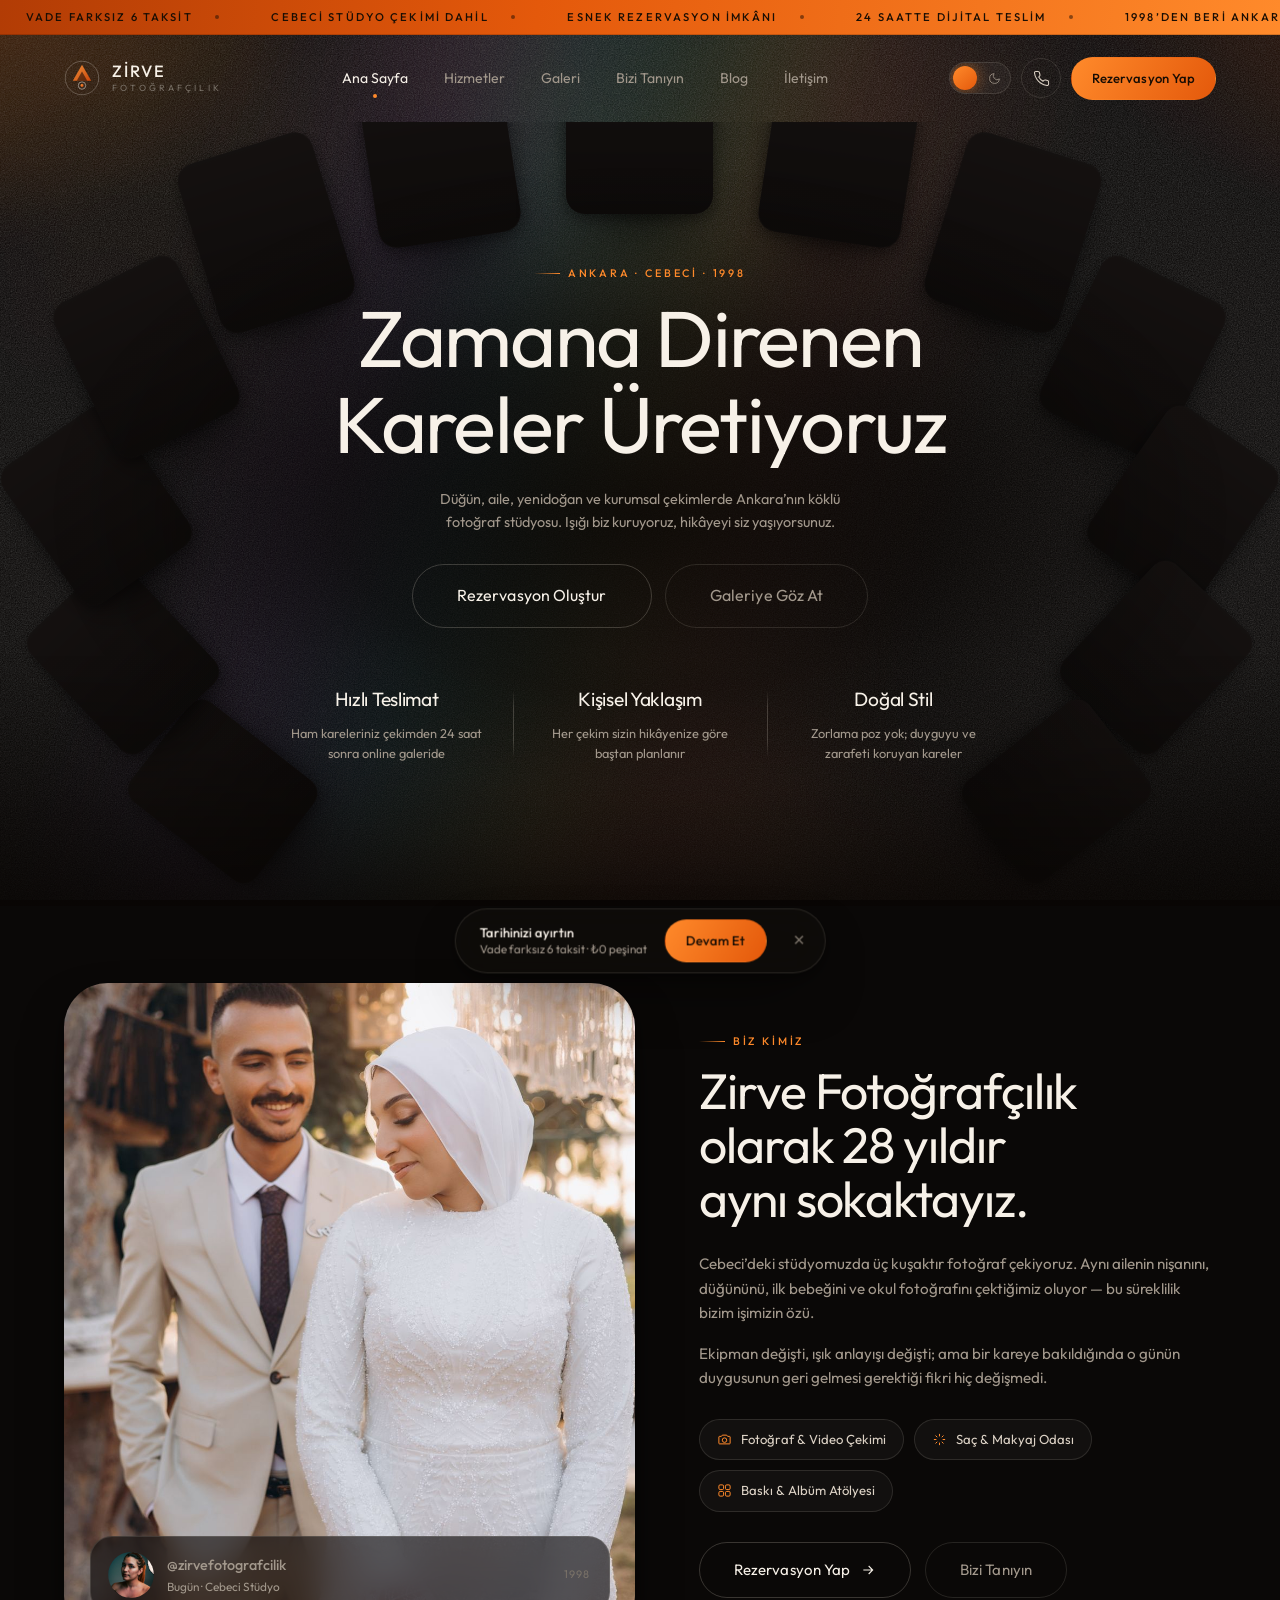
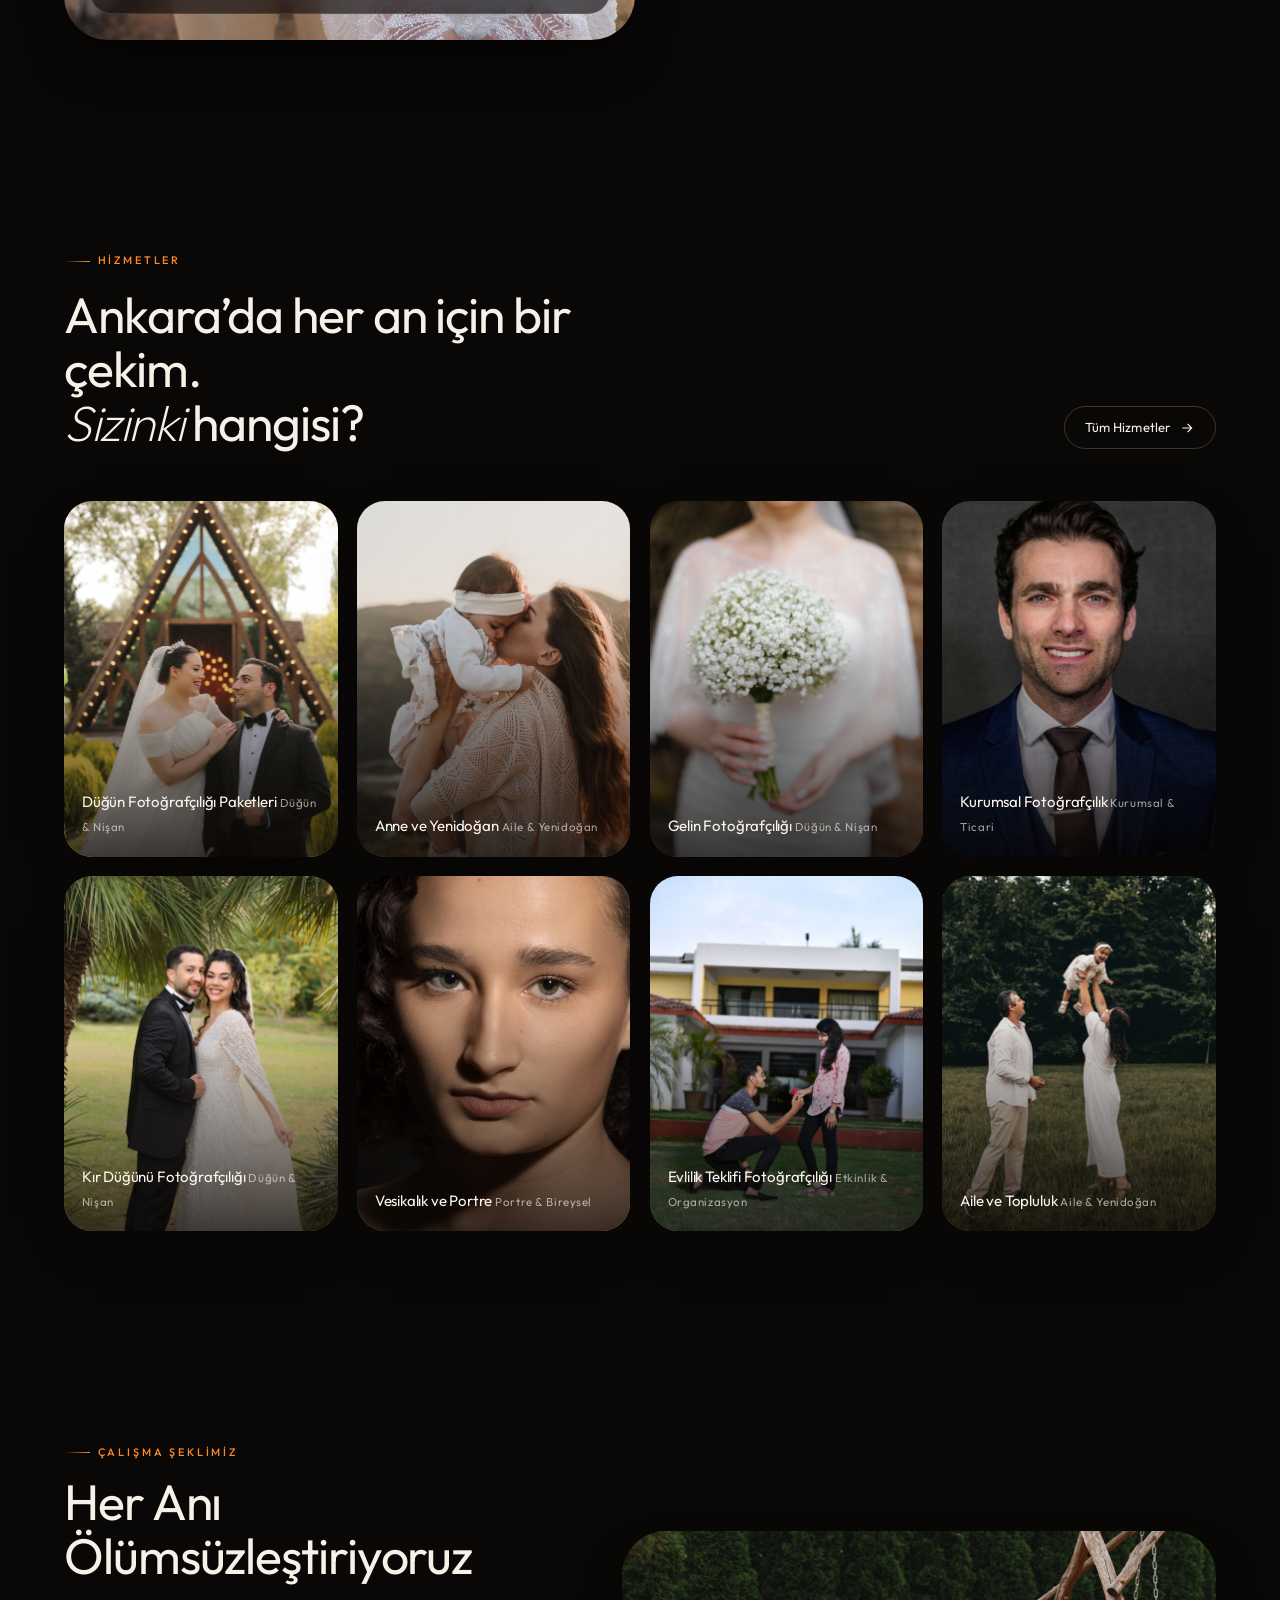
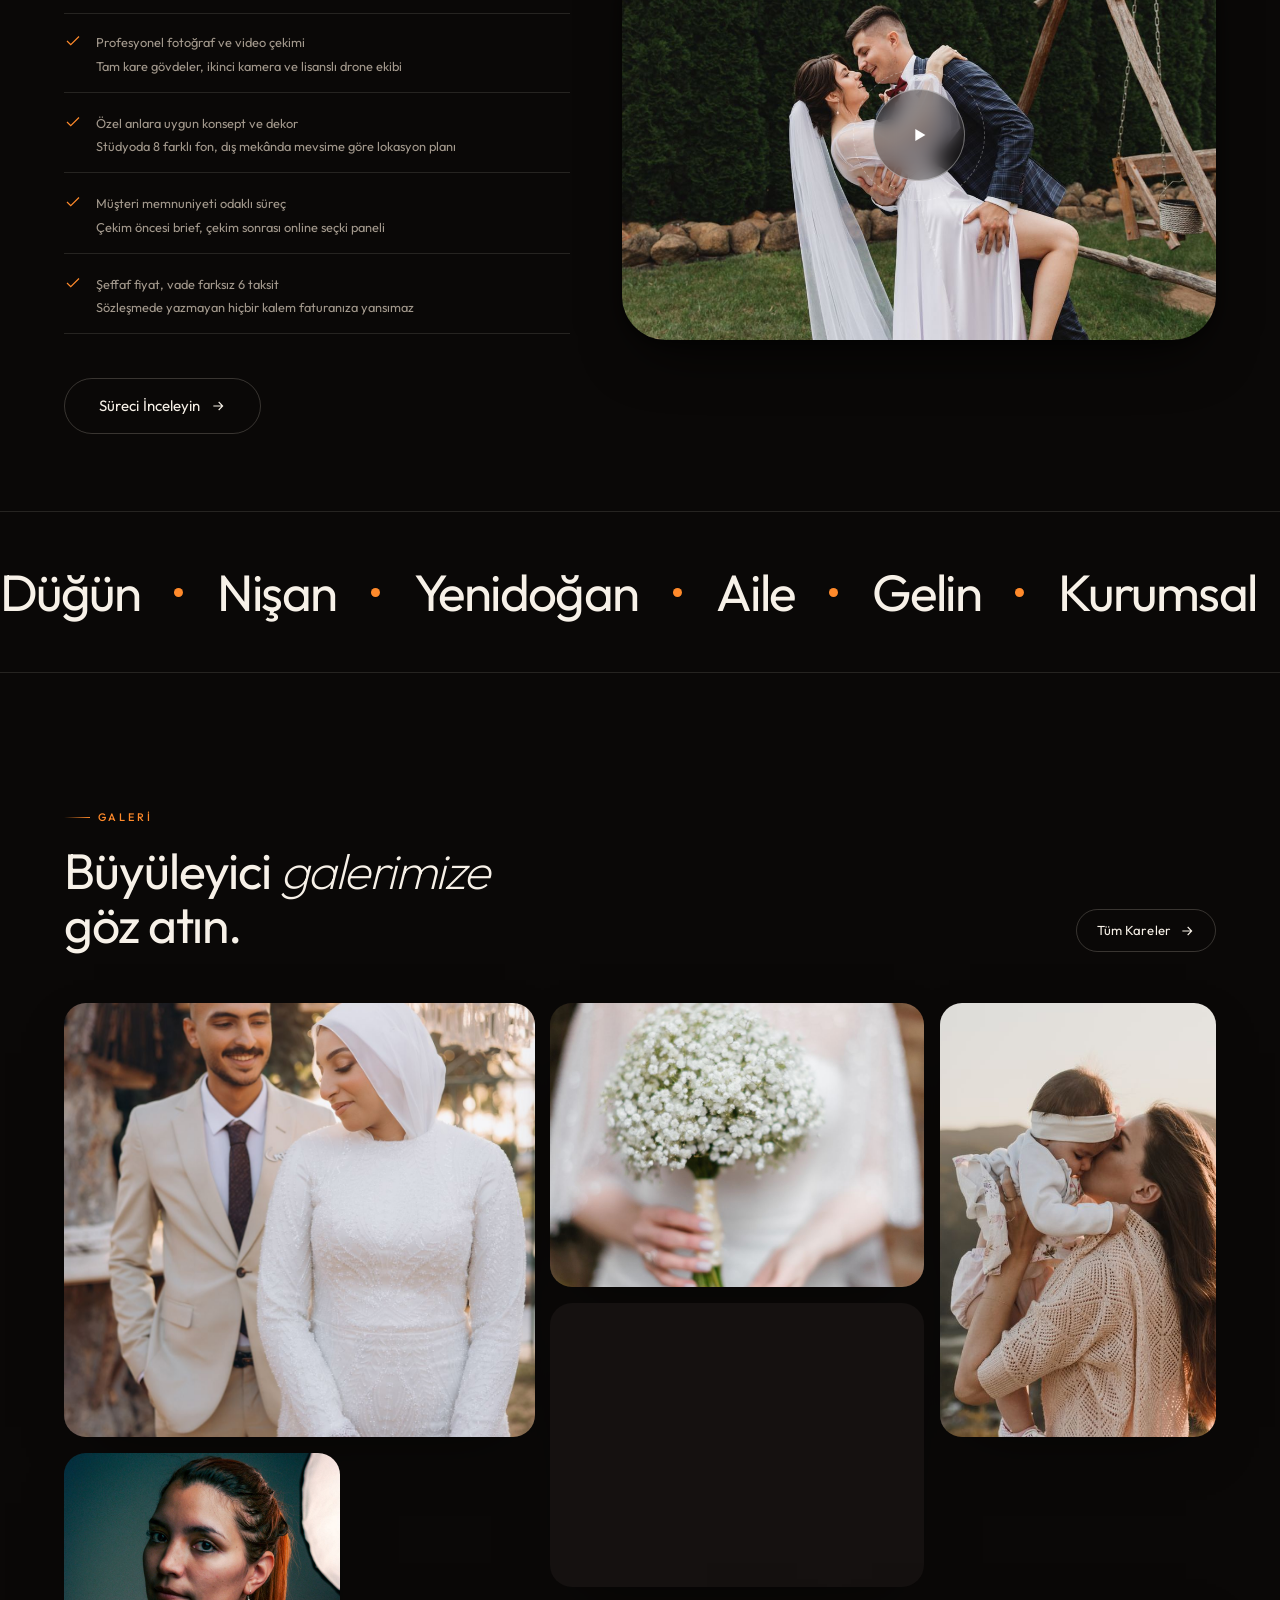
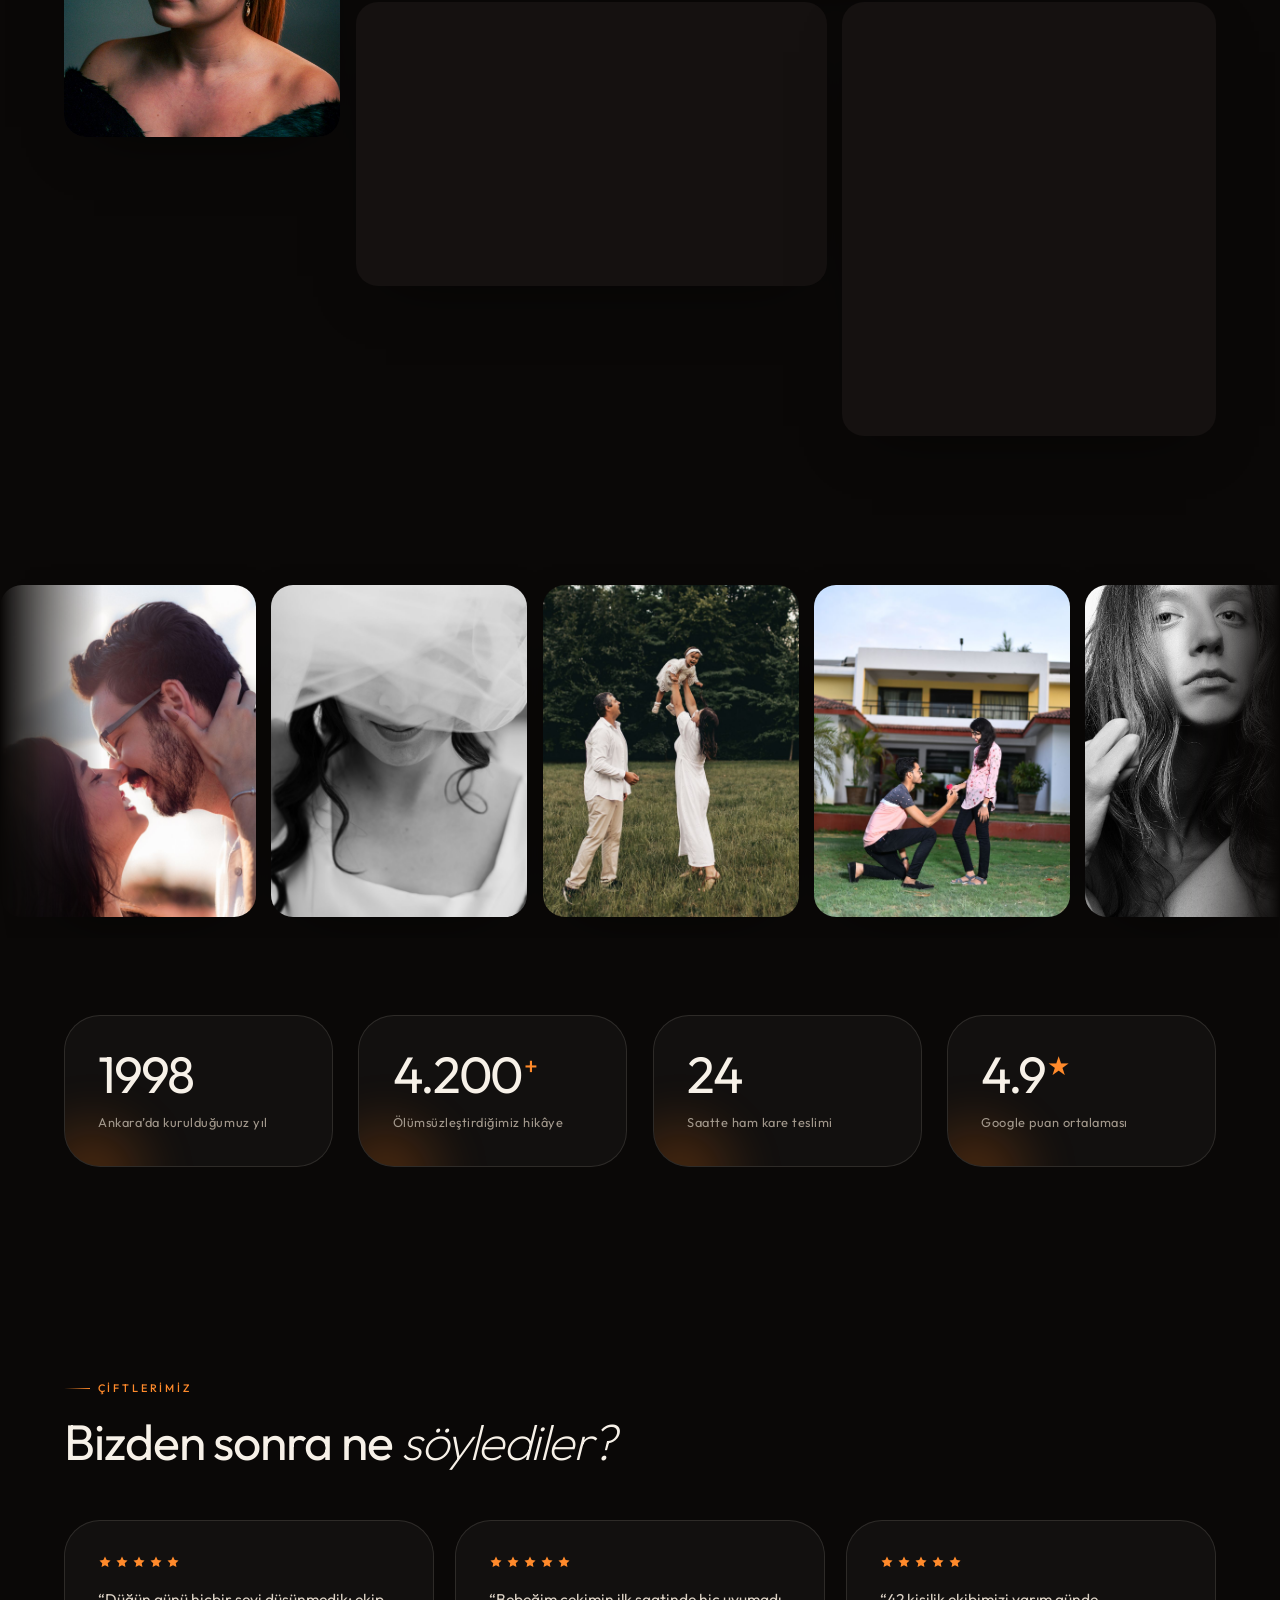
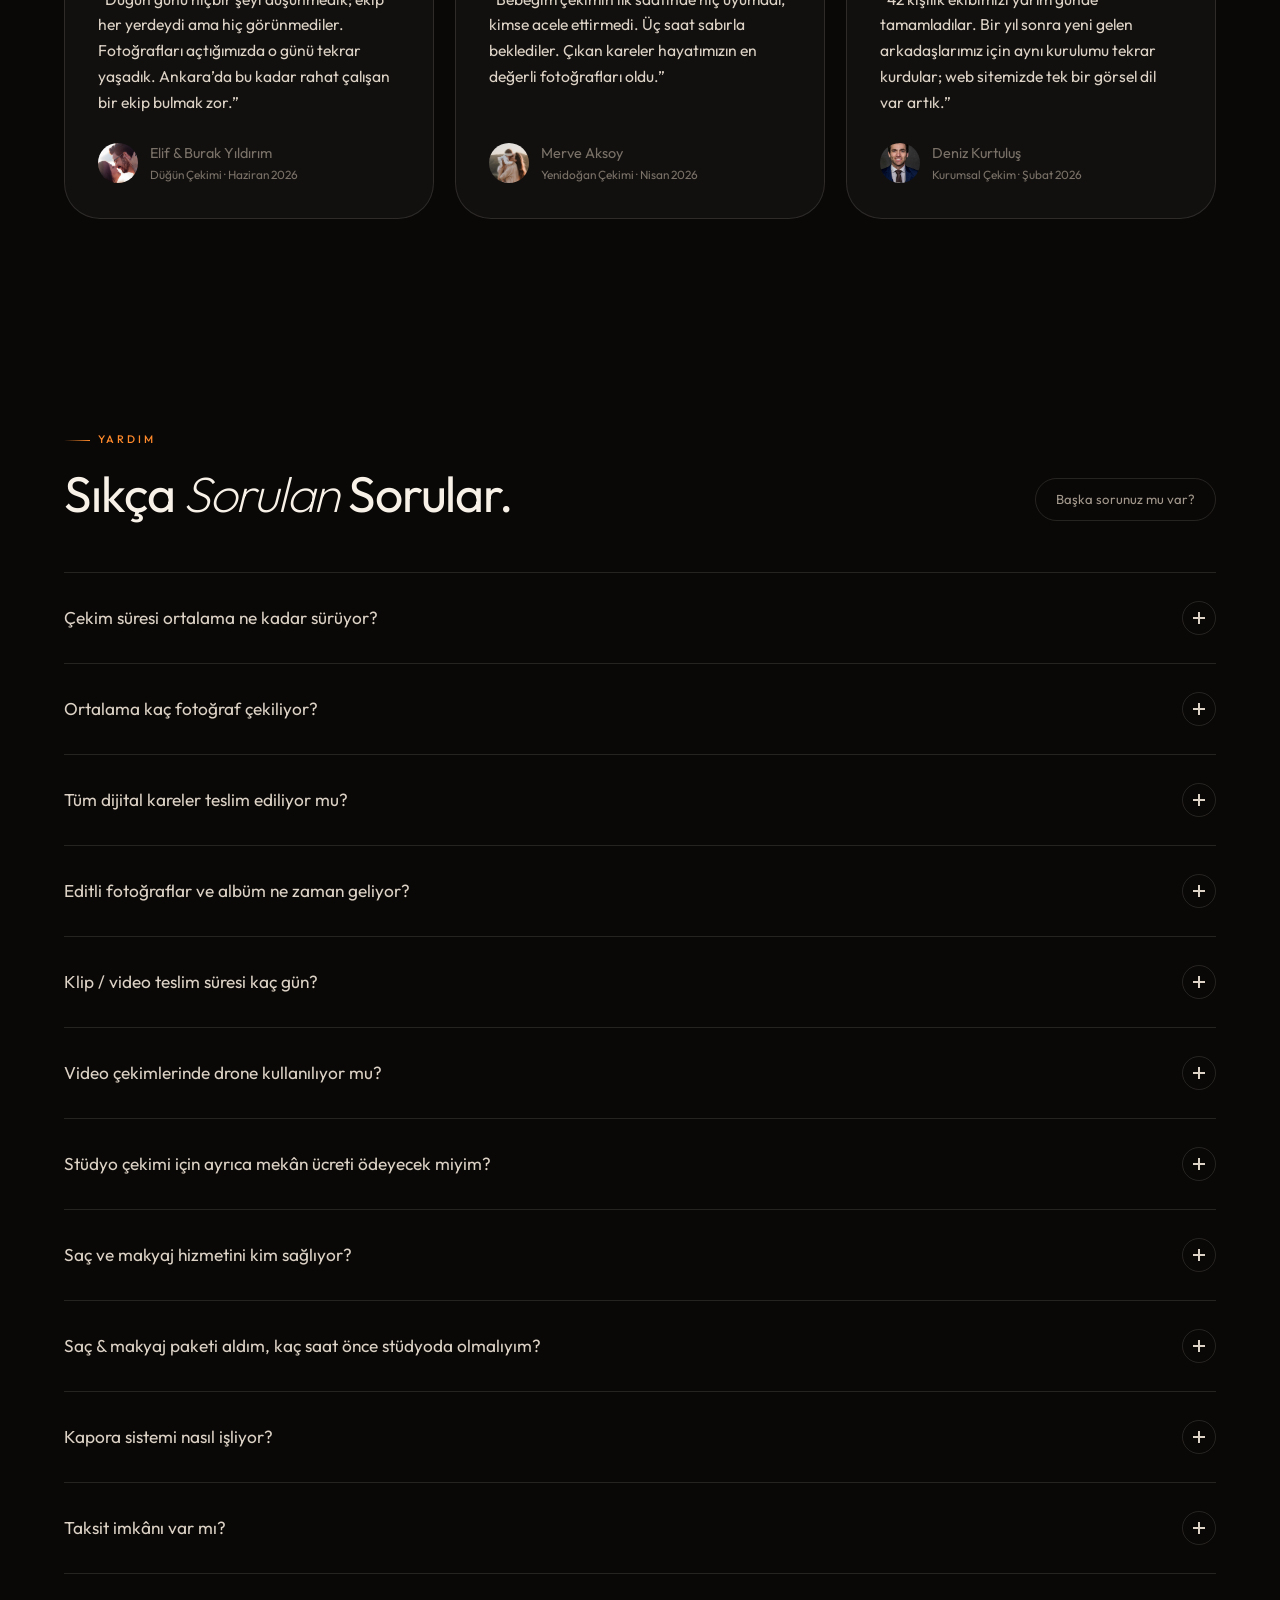
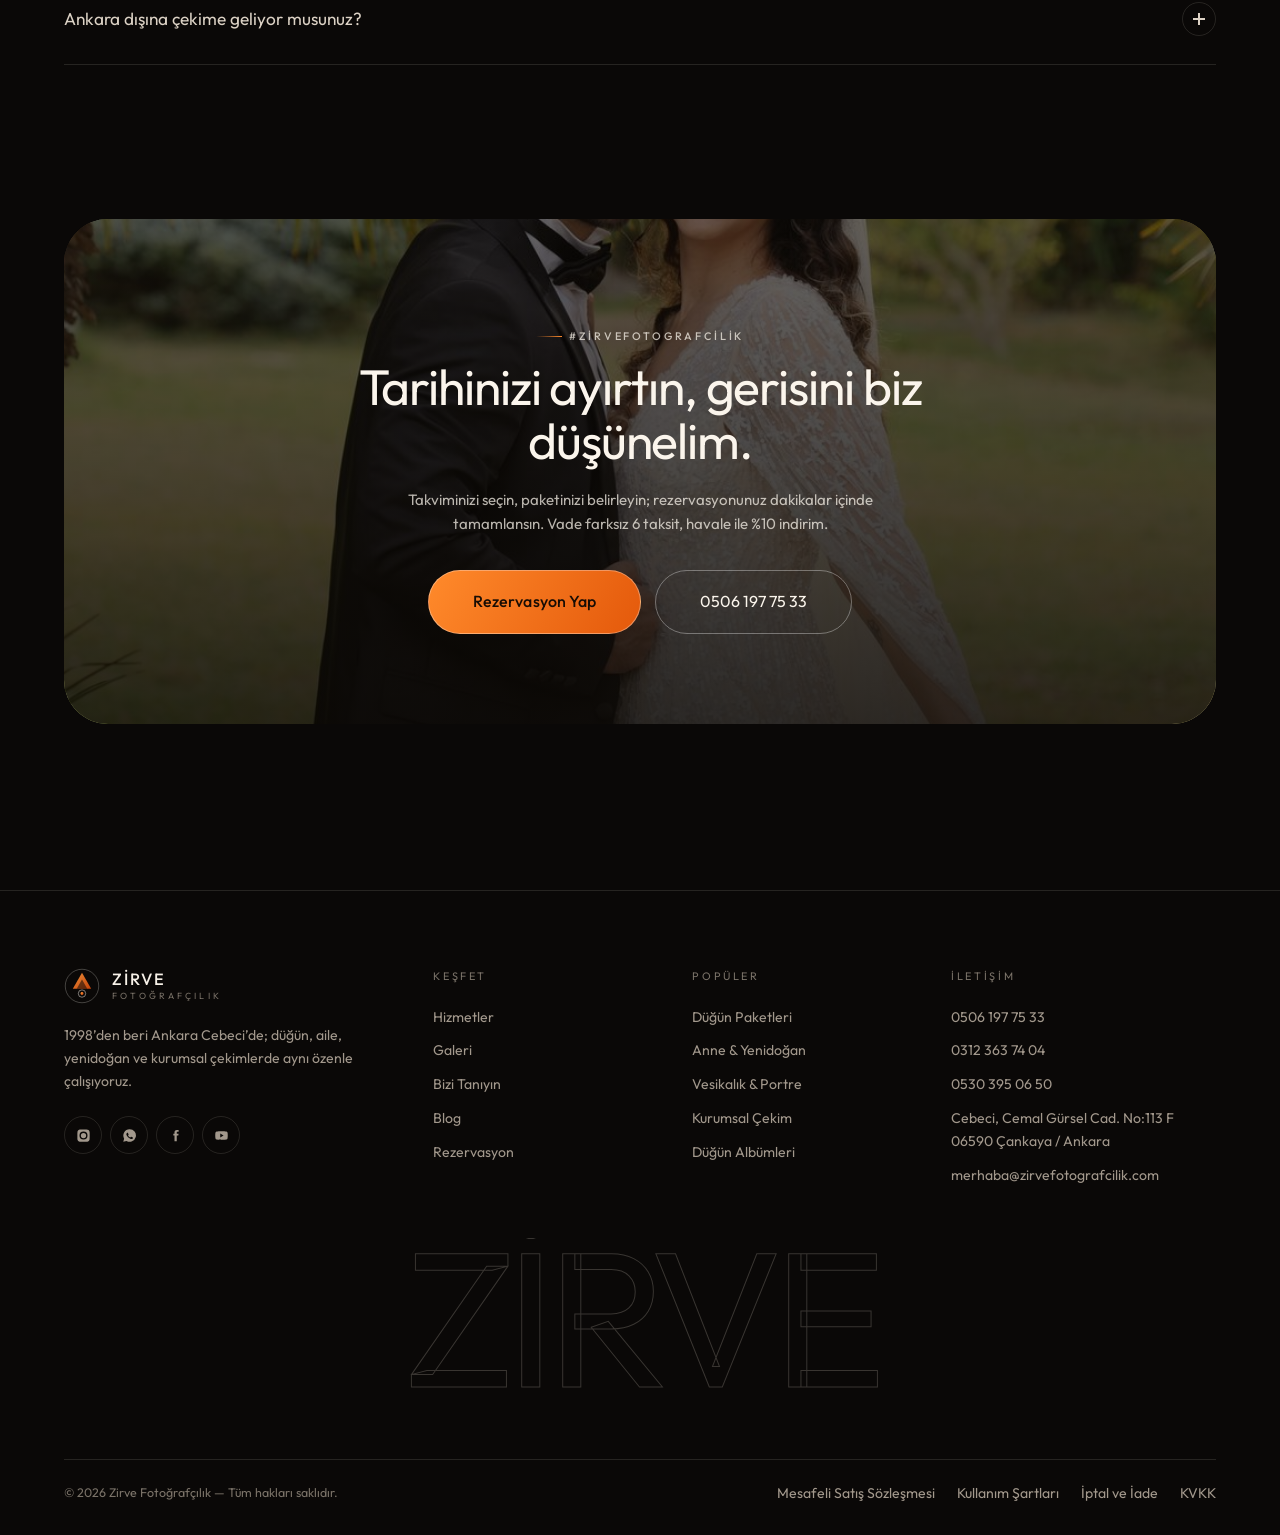
<file: index.html>
<!DOCTYPE html>
<html lang="tr" data-theme="dark">
<head>
<meta charset="utf-8">
<meta name="viewport" content="width=device-width, initial-scale=1">
<title>Zirve Fotoğrafçılık | Ankara Düğün ve Stüdyo Fotoğrafçısı | Online Rezervasyon</title>
<meta name="description" content="1998’den beri Ankara Cebeci’de düğün, nişan, aile, yenidoğan ve kurumsal fotoğraf çekimi. Online rezervasyon, vade farksız 6 taksit.">
<meta name="theme-color" content="#0A0807">
<meta property="og:title" content="Zirve Fotoğrafçılık | Ankara Düğün ve Stüdyo Fotoğrafçısı | Online Rezervasyon">
<meta property="og:description" content="1998’den beri Ankara Cebeci’de düğün, nişan, aile, yenidoğan ve kurumsal fotoğraf çekimi. Online rezervasyon, vade farksız 6 taksit.">
<meta property="og:type" content="website">
<link rel="icon" href="data:image/svg+xml,%3Csvg xmlns='http://www.w3.org/2000/svg' viewBox='0 0 40 40'%3E%3Cpath d='M20 6 31 24H9L20 6Z' fill='%23FF8A2B'/%3E%3C/svg%3E">
<link rel="preconnect" href="https://fonts.googleapis.com">
<link rel="preconnect" href="https://fonts.gstatic.com" crossorigin>
<link href="https://fonts.googleapis.com/css2?family=Outfit:wght@200;300;400;500;600&display=swap" rel="stylesheet">
<link rel="stylesheet" href="assets/css/style.css">
<script>(function(){try{var t=localStorage.getItem('zirve-theme')||'dark';document.documentElement.setAttribute('data-theme',t);}catch(e){}})();</script>
</head>
<body data-page="home">
<div class="curtain"><div class="curtain__logo">Zirve Fotoğrafçılık</div></div>

<div class="atmos" aria-hidden="true">
  <div class="atmos__glow"></div>
  <canvas class="atmos__shader"></canvas>
  <div class="atmos__leak"></div>
  <div class="atmos__grain"></div>
  <div class="atmos__vignette"></div>
</div>

<div class="shell">
<div class="ticker" aria-hidden="true">
  <div class="ticker__track">
    <div class="ticker__group"><span class="ticker__item">Vade Farksız 6 Taksit</span><span class="ticker__item">Cebeci Stüdyo Çekimi Dahil</span><span class="ticker__item">Esnek Rezervasyon İmkânı</span><span class="ticker__item">24 Saatte Dijital Teslim</span><span class="ticker__item">1998’den Beri Ankara</span></div>
    <div class="ticker__group"><span class="ticker__item">Vade Farksız 6 Taksit</span><span class="ticker__item">Cebeci Stüdyo Çekimi Dahil</span><span class="ticker__item">Esnek Rezervasyon İmkânı</span><span class="ticker__item">24 Saatte Dijital Teslim</span><span class="ticker__item">1998’den Beri Ankara</span></div>
  </div>
</div>

<header class="header">
  <div class="wrap header__in">
    <a class="brand" href="index.html" aria-label="Zirve Fotoğrafçılık ana sayfa">
      <span class="brand__mark"><svg viewBox="0 0 40 40" fill="none" aria-hidden="true">
  <defs><linearGradient id="zg" x1="0" y1="0" x2="1" y2="1">
    <stop offset="0" stop-color="#FF9A3D"/><stop offset="1" stop-color="#D6480A"/></linearGradient></defs>
  <circle cx="20" cy="20" r="18.6" stroke="currentColor" stroke-opacity=".28"/>
  <path d="M20 5.4 30.2 23H9.8L20 5.4Z" fill="url(#zg)" fill-opacity=".92"/>
  <path d="M20 12.8 25.8 23H14.2L20 12.8Z" fill="#0A0807" fill-opacity=".55"/>
  <circle cx="20" cy="28.4" r="4.1" stroke="currentColor" stroke-opacity=".55"/>
  <circle cx="20" cy="28.4" r="1.6" fill="url(#zg)"/>
</svg></span>
      <span class="brand__txt">
        <span class="brand__name">Zirve</span>
        <span class="brand__sub">Fotoğrafçılık</span>
      </span>
    </a>
    <nav class="nav" aria-label="Ana menü">
        <a class="nav__link" data-nav="index.html" href="index.html"><span>Ana Sayfa</span></a>
        <a class="nav__link" data-nav="hizmetler.html" href="hizmetler.html"><span>Hizmetler</span></a>
        <a class="nav__link" data-nav="galeri.html" href="galeri.html"><span>Galeri</span></a>
        <a class="nav__link" data-nav="bizi-taniyin.html" href="bizi-taniyin.html"><span>Bizi Tanıyın</span></a>
        <a class="nav__link" data-nav="blog.html" href="blog.html"><span>Blog</span></a>
        <a class="nav__link" data-nav="iletisim.html" href="iletisim.html"><span>İletişim</span></a>
    </nav>
    <div class="header__side">
      <button class="theme-t" data-theme-toggle aria-label="Aydınlık / karanlık tema">
        <span class="theme-t__ic theme-t__ic--sun"><svg viewBox="0 0 24 24"><circle cx="12" cy="12" r="4"/><path d="M12 2v2M12 20v2M4.9 4.9l1.4 1.4M17.7 17.7l1.4 1.4M2 12h2M20 12h2M4.9 19.1l1.4-1.4M17.7 6.3l1.4-1.4"/></svg></span>
        <span class="theme-t__ic theme-t__ic--moon"><svg viewBox="0 0 24 24"><path d="M21 12.8A9 9 0 1 1 11.2 3a7 7 0 0 0 9.8 9.8Z"/></svg></span>
        <span class="theme-t__knob"></span>
      </button>
      <a class="icon-btn" href="tel:+905061977533" aria-label="Telefon"><svg viewBox="0 0 24 24"><path d="M22 16.9v3a2 2 0 0 1-2.2 2 19.8 19.8 0 0 1-8.6-3.1 19.5 19.5 0 0 1-6-6A19.8 19.8 0 0 1 2.1 4.2 2 2 0 0 1 4.1 2h3a2 2 0 0 1 2 1.7c.1 1 .4 1.9.7 2.8a2 2 0 0 1-.5 2.1L8.1 9.9a16 16 0 0 0 6 6l1.3-1.2a2 2 0 0 1 2.1-.5c.9.3 1.8.6 2.8.7a2 2 0 0 1 1.7 2Z"/></svg></a>
      <a class="btn btn--solid btn--sm" href="rezervasyon.html" data-magnet>Rezervasyon Yap</a>
      <button class="burger" aria-label="Menü" aria-expanded="false"><i></i><i></i><i></i></button>
    </div>
  </div>
</header>

<div class="menu" id="mobil-menu">
  <ul class="menu__list">
        <li class="menu__item"><a href="index.html">Ana Sayfa</a></li>
        <li class="menu__item"><a href="hizmetler.html">Hizmetler</a></li>
        <li class="menu__item"><a href="galeri.html">Galeri</a></li>
        <li class="menu__item"><a href="bizi-taniyin.html">Bizi Tanıyın</a></li>
        <li class="menu__item"><a href="blog.html">Blog</a></li>
        <li class="menu__item"><a href="iletisim.html">İletişim</a></li>
        <li class="menu__item"><a href="rezervasyon.html">Rezervasyon</a></li>
  </ul>
  <div class="menu__foot">
    <a href="tel:+905061977533">0506 197 75 33</a>
    <a href="tel:+903123637404">0312 363 74 04</a>
    <span>Cebeci · Çankaya / Ankara</span>
  </div>
</div>

<main>

<section class="hero">
  <div class="hero__arc" aria-hidden="true"></div>
  <div class="wrap hero__inner">
    <p class="eyebrow" data-rv="fade">Ankara · Cebeci · 1998</p>
    <h1 class="hero__title mt-s" data-split>Zamana Direnen<br>Kareler Üretiyoruz</h1>
    <p class="hero__sub">Düğün, aile, yenidoğan ve kurumsal çekimlerde
      Ankara’nın köklü fotoğraf stüdyosu. Işığı biz kuruyoruz, hikâyeyi siz yaşıyorsunuz.</p>
    <div class="hero__cta">
      <a class="btn btn--lg" href="rezervasyon.html" data-magnet>Rezervasyon Oluştur</a>
      <a class="btn btn--lg btn--ghost" href="galeri.html">Galeriye Göz At</a>
    </div>

    <div class="trio">
      <div class="trio__col" data-rv data-rv-d="1">
        <p class="trio__t">Hızlı Teslimat</p>
        <p class="trio__d">Ham kareleriniz çekimden 24 saat sonra online galeride</p>
      </div>
      <div class="trio__col" data-rv data-rv-d="2">
        <p class="trio__t">Kişisel Yaklaşım</p>
        <p class="trio__d">Her çekim sizin hikâyenize göre baştan planlanır</p>
      </div>
      <div class="trio__col" data-rv data-rv-d="3">
        <p class="trio__t">Doğal Stil</p>
        <p class="trio__d">Zorlama poz yok; duyguyu ve zarafeti koruyan kareler</p>
      </div>
    </div>
  </div>
</section>

<!-- TANITIM -->
<section class="section section--tight">
  <div class="wrap intro">
    <div class="intro__media" data-rv="left">
      <img src="assets/img/photos/dugun-19.jpg" alt="Zirve Fotoğrafçılık düğün çekimi" loading="lazy">
      <div class="intro__badge">
        <img src="assets/img/photos/portre-16.jpg" alt="">
        <span><b>@zirvefotografcilik</b><span>Bugün · Cebeci Stüdyo</span></span>
        <em>1998</em>
      </div>
    </div>
    <div class="intro__body" data-rv="right">
      <p class="eyebrow">Biz Kimiz</p>
      <h2 class="h2 mt-s">Zirve Fotoğrafçılık<br>olarak 28 yıldır<br>aynı sokaktayız.</h2>
      <p class="lead mt-m">Cebeci’deki stüdyomuzda üç kuşaktır fotoğraf çekiyoruz. Aynı ailenin nişanını,
        düğününü, ilk bebeğini ve okul fotoğrafını çektiğimiz oluyor — bu süreklilik bizim işimizin özü.</p>
      <p class="lead mt-s">Ekipman değişti, ışık anlayışı değişti; ama bir kareye bakıldığında o günün
        duygusunun geri gelmesi gerektiği fikri hiç değişmedi.</p>
      <div class="pill-row">
        <span class="pill"><svg viewBox="0 0 24 24"><path d="M4 7h3l1.5-2h7L17 7h3a1 1 0 0 1 1 1v10a1 1 0 0 1-1 1H4a1 1 0 0 1-1-1V8a1 1 0 0 1 1-1Z"/><circle cx="12" cy="13" r="3.6"/></svg> Fotoğraf &amp; Video Çekimi</span>
        <span class="pill"><svg viewBox="0 0 24 24"><path d="M12 3v4M12 17v4M3 12h4M17 12h4M5.6 5.6l2.8 2.8M15.6 15.6l2.8 2.8M18.4 5.6l-2.8 2.8M8.4 15.6l-2.8 2.8"/></svg> Saç &amp; Makyaj Odası</span>
        <span class="pill"><svg viewBox="0 0 24 24"><rect x="3" y="3" width="7.5" height="7.5" rx="2"/><rect x="13.5" y="3" width="7.5" height="7.5" rx="2"/><rect x="3" y="13.5" width="7.5" height="7.5" rx="2"/><rect x="13.5" y="13.5" width="7.5" height="7.5" rx="2"/></svg> Baskı &amp; Albüm Atölyesi</span>
      </div>
      <div class="hero__cta" style="justify-content:flex-start;margin-top:30px">
        <a class="btn" href="rezervasyon.html" data-magnet>Rezervasyon Yap <svg class="btn__ic" viewBox="0 0 24 24"><path d="M5 12h14M13 6l6 6-6 6"/></svg></a>
        <a class="btn btn--ghost" href="bizi-taniyin.html">Bizi Tanıyın</a>
      </div>
    </div>
  </div>
</section>

<!-- HİZMETLER -->
<section class="section" id="hizmetler">
  <div class="wrap">
    <div class="section-head">
      <div class="section-head__text" data-rv>
        <p class="eyebrow">Hizmetler</p>
        <h2 class="h2">Ankara’da her an için bir çekim.<br><span class="serifish">Sizinki</span> hangisi?</h2>
      </div>
      <a class="btn btn--sm" href="hizmetler.html" data-rv="right" data-magnet>Tüm Hizmetler <svg class="btn__ic" viewBox="0 0 24 24"><path d="M5 12h14M13 6l6 6-6 6"/></svg></a>
    </div>
    <div class="cards" id="homeServices"></div>
  </div>
</section>

<!-- VİTRİN -->
<section class="section section--tight">
  <div class="wrap showcase">
    <div data-rv="left">
      <p class="eyebrow">Çalışma Şeklimiz</p>
      <h2 class="h2 mt-s">Her Anı<br>Ölümsüzleştiriyoruz</h2>
      <ul class="checklist">
        <li><svg viewBox="0 0 24 24"><path d="M20 6 9 17l-5-5"/></svg><span><b>Profesyonel fotoğraf ve video çekimi</b>
          <span>Tam kare gövdeler, ikinci kamera ve lisanslı drone ekibi</span></span></li>
        <li><svg viewBox="0 0 24 24"><path d="M20 6 9 17l-5-5"/></svg><span><b>Özel anlara uygun konsept ve dekor</b>
          <span>Stüdyoda 8 farklı fon, dış mekânda mevsime göre lokasyon planı</span></span></li>
        <li><svg viewBox="0 0 24 24"><path d="M20 6 9 17l-5-5"/></svg><span><b>Müşteri memnuniyeti odaklı süreç</b>
          <span>Çekim öncesi brief, çekim sonrası online seçki paneli</span></span></li>
        <li><svg viewBox="0 0 24 24"><path d="M20 6 9 17l-5-5"/></svg><span><b>Şeffaf fiyat, vade farksız 6 taksit</b>
          <span>Sözleşmede yazmayan hiçbir kalem faturanıza yansımaz</span></span></li>
      </ul>
      <a class="btn mt-l" href="bizi-taniyin.html" data-magnet>Süreci İnceleyin <svg class="btn__ic" viewBox="0 0 24 24"><path d="M5 12h14M13 6l6 6-6 6"/></svg></a>
    </div>
    <div data-rv="right">
      <div class="reel tilt" data-tilt>
        <img src="assets/img/photos/dugun-28.jpg" alt="Zirve Fotoğrafçılık tanıtım filmi" loading="lazy">
        <span class="reel__ring"></span>
        <button class="reel__play" aria-label="Tanıtım filmini oynat"><svg viewBox="0 0 24 24"><path d="M8 5.5v13l11-6.5-11-6.5Z"/></svg></button>
      </div>
    </div>
  </div>
</section>

<!-- KAYAN METİN -->
<div class="mtext" aria-hidden="true">
  <div class="mtext__track" id="mtext"></div>
</div>

<!-- GALERİ -->
<section class="section">
  <div class="wrap">
    <div class="section-head">
      <div class="section-head__text" data-rv>
        <p class="eyebrow">Galeri</p>
        <h2 class="h2">Büyüleyici <span class="serifish">galerimize</span><br>göz atın.</h2>
      </div>
      <a class="btn btn--sm" href="galeri.html" data-rv="right" data-magnet>Tüm Kareler <svg class="btn__ic" viewBox="0 0 24 24"><path d="M5 12h14M13 6l6 6-6 6"/></svg></a>
    </div>
    <div class="bento" id="homeBento"></div>
  </div>
</section>

<!-- ŞERİT -->
<div class="strip" id="strip1"><div class="strip__track"></div></div>

<!-- İSTATİSTİK -->
<section class="section section--tight">
  <div class="wrap">
    <div class="stats" id="stats"></div>
  </div>
</section>

<!-- YORUMLAR -->
<section class="section">
  <div class="wrap">
    <div class="section-head">
      <div class="section-head__text" data-rv>
        <p class="eyebrow">Çiftlerimiz</p>
        <h2 class="h2">Bizden sonra ne <span class="serifish">söylediler?</span></h2>
      </div>
    </div>
    <div class="quotes" id="reviews"></div>
  </div>
</section>

<!-- SSS -->
<section class="section section--tight">
  <div class="wrap">
    <div class="section-head">
      <div class="section-head__text" data-rv>
        <p class="eyebrow">Yardım</p>
        <h2 class="h2">Sıkça <span class="serifish">Sorulan</span> Sorular.</h2>
      </div>
      <a class="btn btn--sm btn--ghost" href="iletisim.html" data-rv="right">Başka sorunuz mu var?</a>
    </div>
    <div class="faq" id="faq"></div>
  </div>
</section>

<!-- CTA -->
<section class="section section--tight">
  <div class="wrap">
    <div class="cta" data-rv="zoom">
      <div class="cta__bg"><img src="assets/img/photos/dugun-15.jpg" alt="" loading="lazy"></div>
      <p class="eyebrow" style="justify-content:center">#zirvefotografcilik</p>
      <h2 class="h2 mt-s">Tarihinizi ayırtın, gerisini biz düşünelim.</h2>
      <p>Takviminizi seçin, paketinizi belirleyin; rezervasyonunuz dakikalar içinde tamamlansın.
        Vade farksız 6 taksit, havale ile %10 indirim.</p>
      <div class="cta__row">
        <a class="btn btn--solid btn--lg" href="rezervasyon.html" data-magnet>Rezervasyon Yap</a>
        <a class="btn btn--lg" href="tel:+905061977533">0506 197 75 33</a>
      </div>
    </div>
  </div>
</section>

</main>

<footer class="footer">
  <div class="wrap">
    <div class="footer__grid">
      <div class="footer__brand">
        <a class="brand" href="index.html">
          <span class="brand__mark"><svg viewBox="0 0 40 40" fill="none" aria-hidden="true">
  <defs><linearGradient id="zg" x1="0" y1="0" x2="1" y2="1">
    <stop offset="0" stop-color="#FF9A3D"/><stop offset="1" stop-color="#D6480A"/></linearGradient></defs>
  <circle cx="20" cy="20" r="18.6" stroke="currentColor" stroke-opacity=".28"/>
  <path d="M20 5.4 30.2 23H9.8L20 5.4Z" fill="url(#zg)" fill-opacity=".92"/>
  <path d="M20 12.8 25.8 23H14.2L20 12.8Z" fill="#0A0807" fill-opacity=".55"/>
  <circle cx="20" cy="28.4" r="4.1" stroke="currentColor" stroke-opacity=".55"/>
  <circle cx="20" cy="28.4" r="1.6" fill="url(#zg)"/>
</svg></span>
          <span class="brand__txt"><span class="brand__name">Zirve</span><span class="brand__sub">Fotoğrafçılık</span></span>
        </a>
        <p>1998’den beri Ankara Cebeci’de; düğün, aile, yenidoğan ve kurumsal çekimlerde aynı özenle çalışıyoruz.</p>
        <div class="socials">
          <a href="#" aria-label="Instagram"><svg viewBox="0 0 24 24"><path d="M12 2.2c3.2 0 3.6 0 4.9.1 1.2.1 1.8.3 2.2.4.6.2 1 .5 1.4.9.4.4.7.8.9 1.4.2.4.4 1 .4 2.2.1 1.3.1 1.7.1 4.9s0 3.6-.1 4.9c0 1.2-.2 1.8-.4 2.2-.2.6-.5 1-.9 1.4-.4.4-.8.7-1.4.9-.4.2-1 .4-2.2.4-1.3.1-1.7.1-4.9.1s-3.6 0-4.9-.1c-1.2 0-1.8-.2-2.2-.4-.6-.2-1-.5-1.4-.9-.4-.4-.7-.8-.9-1.4-.2-.4-.4-1-.4-2.2C2.2 15.6 2.2 15.2 2.2 12s0-3.6.1-4.9c0-1.2.2-1.8.4-2.2.2-.6.5-1 .9-1.4.4-.4.8-.7 1.4-.9.4-.2 1-.4 2.2-.4C8.4 2.2 8.8 2.2 12 2.2Zm0 3.4A6.4 6.4 0 1 0 18.4 12 6.4 6.4 0 0 0 12 5.6Zm0 10.6A4.2 4.2 0 1 1 16.2 12 4.2 4.2 0 0 1 12 16.2Zm6.6-10.9a1.5 1.5 0 1 1-1.5-1.5 1.5 1.5 0 0 1 1.5 1.5Z"/></svg></a>
          <a href="#" aria-label="WhatsApp"><svg viewBox="0 0 24 24"><path d="M12 2a10 10 0 0 0-8.6 15L2 22l5.2-1.4A10 10 0 1 0 12 2Zm5.6 14.2c-.2.6-1.3 1.2-1.8 1.3-.5.1-1 .1-1.7-.1-.4-.1-.9-.3-1.5-.6-2.7-1.2-4.4-3.9-4.5-4.1-.1-.2-1.1-1.4-1.1-2.6s.6-1.8.9-2.1c.2-.2.5-.3.7-.3h.5c.2 0 .4 0 .6.5l.8 2c.1.2.1.3 0 .5l-.4.5-.3.3c-.1.1-.2.3 0 .5.1.3.7 1.1 1.4 1.8.9.8 1.7 1.1 1.9 1.2.2.1.4.1.5-.1l.7-.9c.2-.2.3-.2.5-.1l2 .9c.2.1.4.2.4.3.1.2.1.7-.1 1.2Z"/></svg></a>
          <a href="#" aria-label="Facebook"><svg viewBox="0 0 24 24"><path d="M14 9V7.2c0-.8.2-1.2 1.4-1.2H17V3h-2.6C11.3 3 10.4 4.5 10.4 6.9V9H8.5v3h1.9v9H14v-9h2.5l.4-3H14Z"/></svg></a>
          <a href="#" aria-label="YouTube"><svg viewBox="0 0 24 24"><path d="M22 12s0-3.2-.4-4.7a2.5 2.5 0 0 0-1.7-1.8C18.3 5 12 5 12 5s-6.3 0-7.9.5a2.5 2.5 0 0 0-1.7 1.8C2 8.8 2 12 2 12s0 3.2.4 4.7a2.5 2.5 0 0 0 1.7 1.8C5.7 19 12 19 12 19s6.3 0 7.9-.5a2.5 2.5 0 0 0 1.7-1.8C22 15.2 22 12 22 12ZM10 15.2V8.8l5.3 3.2Z"/></svg></a>
        </div>
      </div>
      <div>
        <p class="footer__t">Keşfet</p>
        <div class="footer__list">
          <a href="hizmetler.html">Hizmetler</a>
          <a href="galeri.html">Galeri</a>
          <a href="bizi-taniyin.html">Bizi Tanıyın</a>
          <a href="blog.html">Blog</a>
          <a href="rezervasyon.html">Rezervasyon</a>
        </div>
      </div>
      <div>
        <p class="footer__t">Popüler</p>
        <div class="footer__list">
          <a href="hizmet.html?h=dugun-paketleri">Düğün Paketleri</a>
          <a href="hizmet.html?h=anne-ve-yenidogan">Anne &amp; Yenidoğan</a>
          <a href="hizmet.html?h=vesikalik-ve-portre">Vesikalık &amp; Portre</a>
          <a href="hizmet.html?h=kurumsal-fotografcilik">Kurumsal Çekim</a>
          <a href="hizmet.html?h=dugun-albumleri">Düğün Albümleri</a>
        </div>
      </div>
      <div>
        <p class="footer__t">İletişim</p>
        <div class="footer__list">
          <a href="tel:+905061977533">0506 197 75 33</a>
          <a href="tel:+903123637404">0312 363 74 04</a>
          <a href="tel:+905303950650">0530 395 06 50</a>
          <span>Cebeci, Cemal Gürsel Cad. No:113 F<br>06590 Çankaya / Ankara</span>
          <a href="mailto:merhaba@zirvefotografcilik.com">merhaba@zirvefotografcilik.com</a>
        </div>
      </div>
    </div>
    <div class="footer__wordmark" aria-hidden="true">ZİRVE</div>
    <div class="footer__bar">
      <span>© 2026 Zirve Fotoğrafçılık — Tüm hakları saklıdır.</span>
      <div class="footer__list" style="flex-direction:row;gap:22px;flex-wrap:wrap">
        <a href="mesafeli-satis-sozlesmesi.html">Mesafeli Satış Sözleşmesi</a>
        <a href="kullanim-sartlari.html">Kullanım Şartları</a>
        <a href="iptal-ve-iade.html">İptal ve İade</a>
        <a href="kvkk.html">KVKK</a>
      </div>
    </div>
  </div>
</footer>
</div>

<div class="dock">
  <div class="dock__l"><b>Tarihinizi ayırtın</b><span>Vade farksız 6 taksit · ₺0 peşinat</span></div>
  <a class="btn btn--solid btn--sm" href="rezervasyon.html">Devam Et</a>
  <button class="dock__x" aria-label="Kapat">✕</button>
</div>
<script src="assets/js/data.js"></script>
<script src="assets/js/site.js"></script>
<script src="assets/js/pages.js"></script>
</body>
</html>
</file>
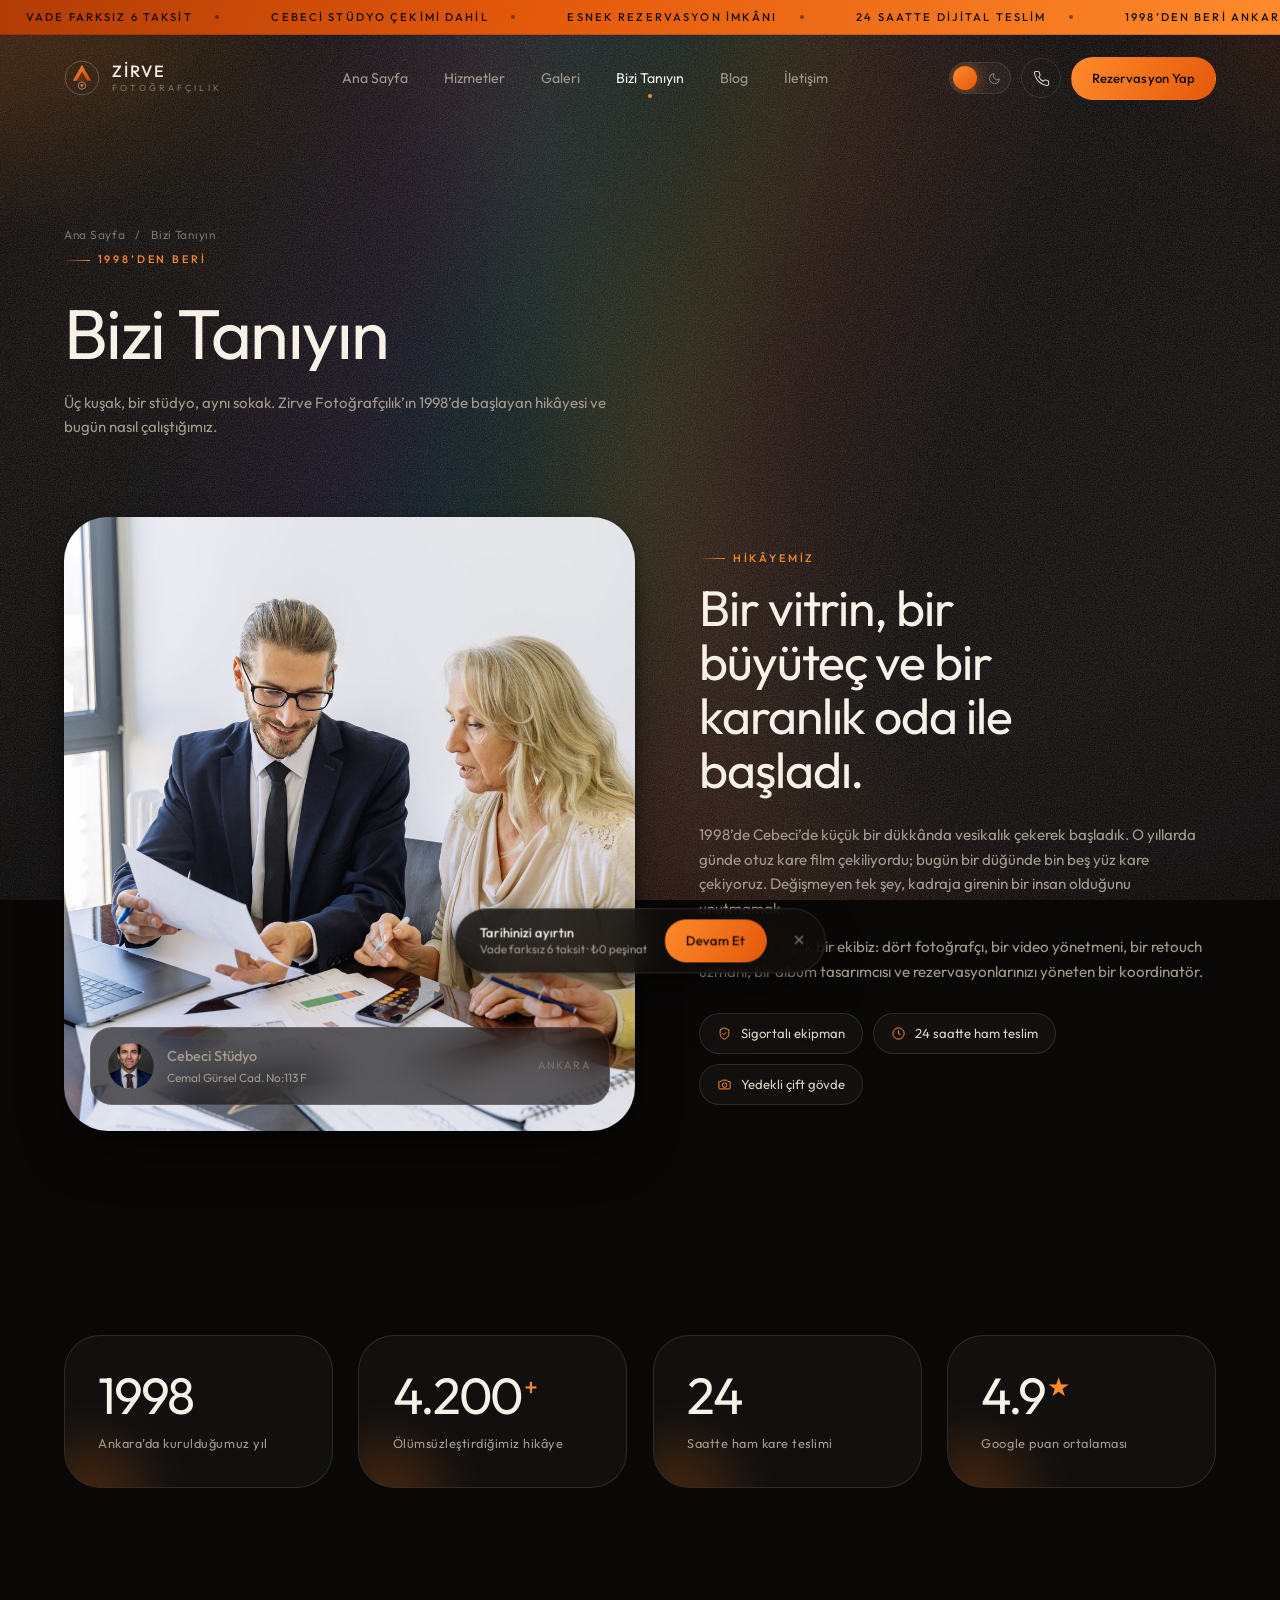
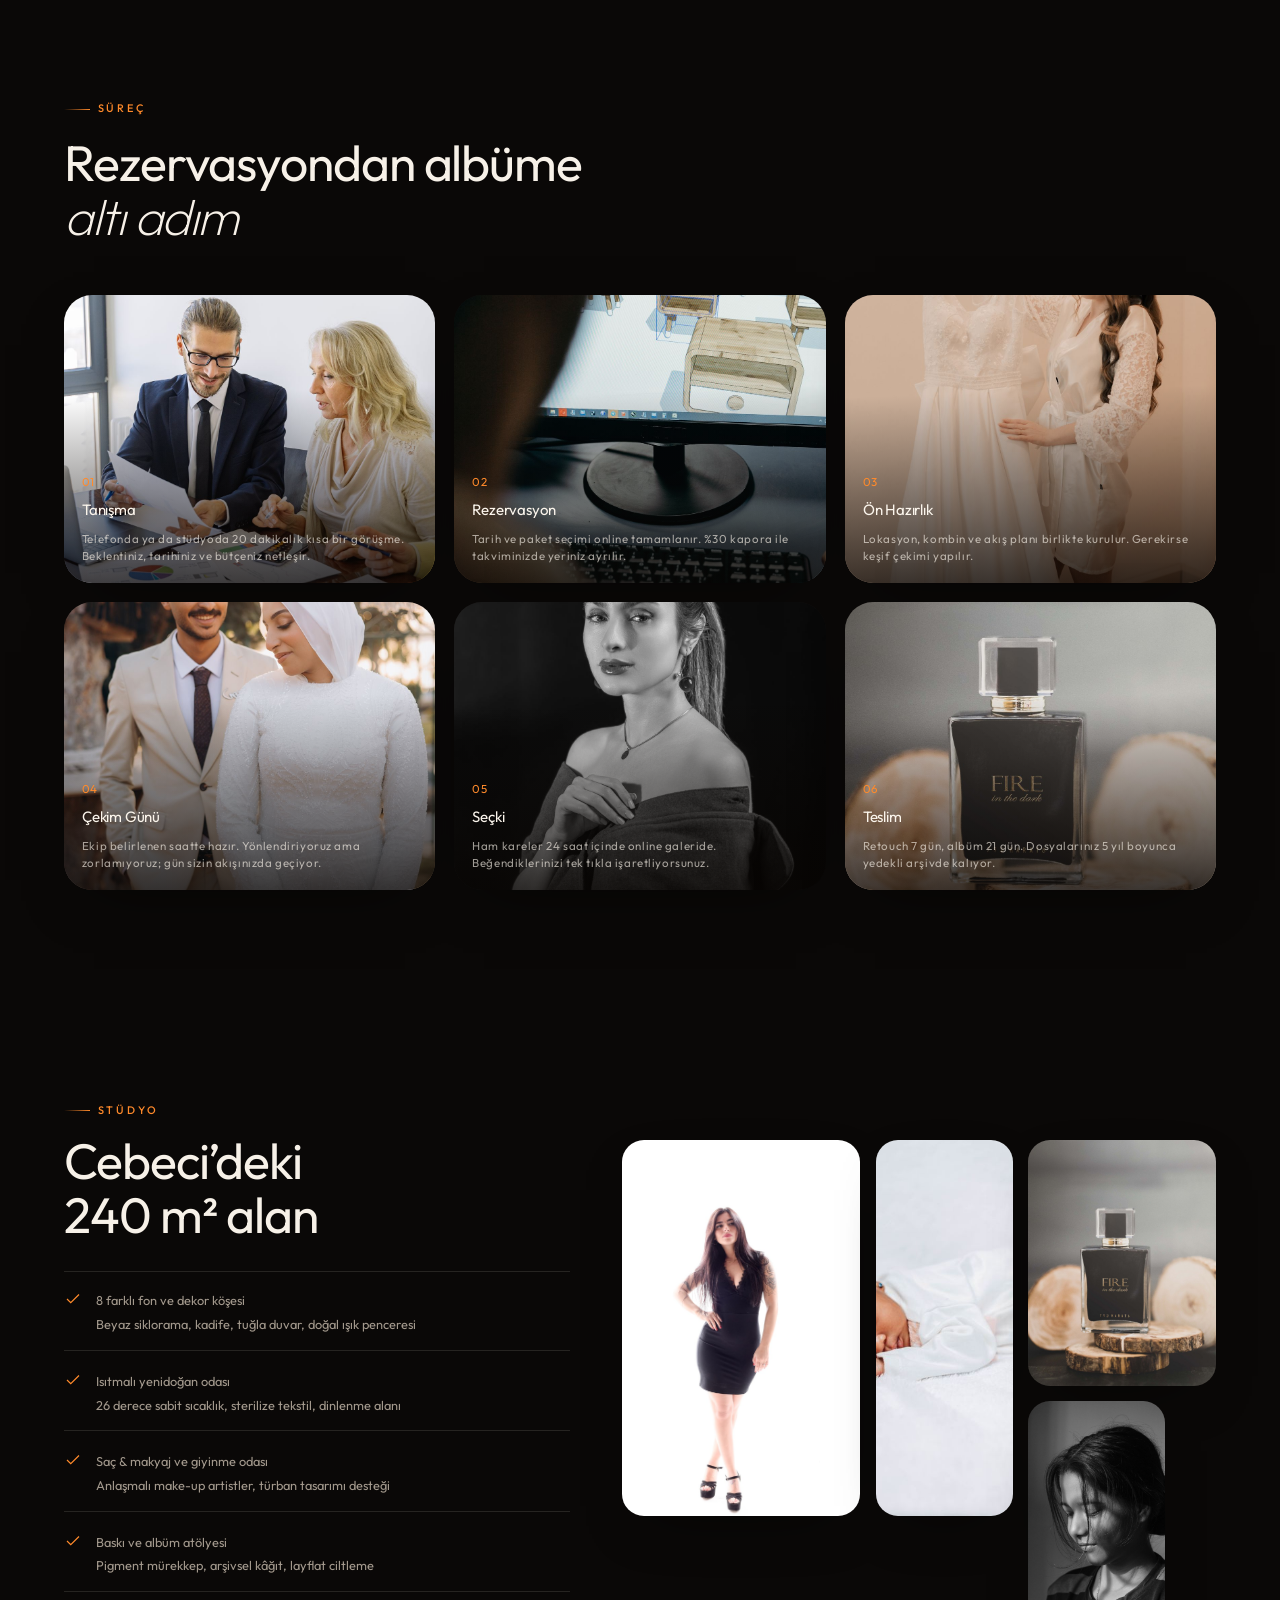
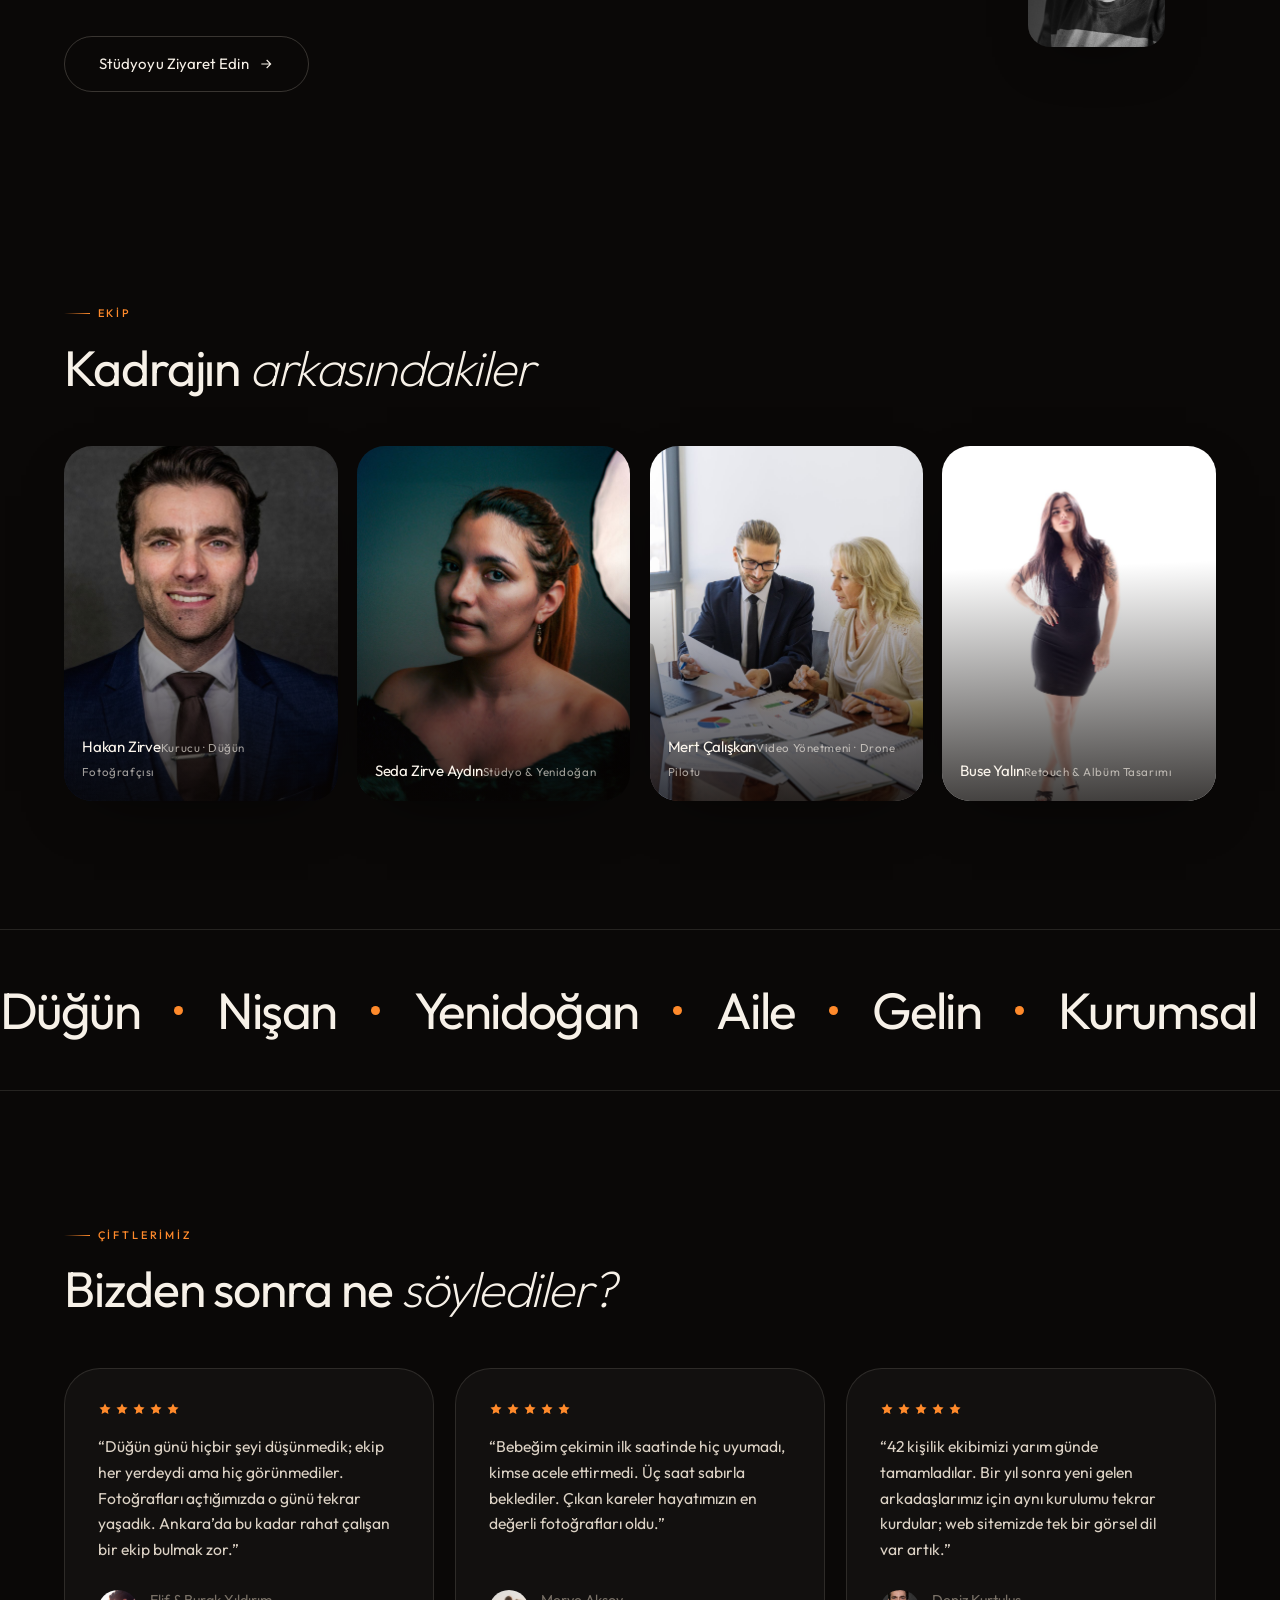
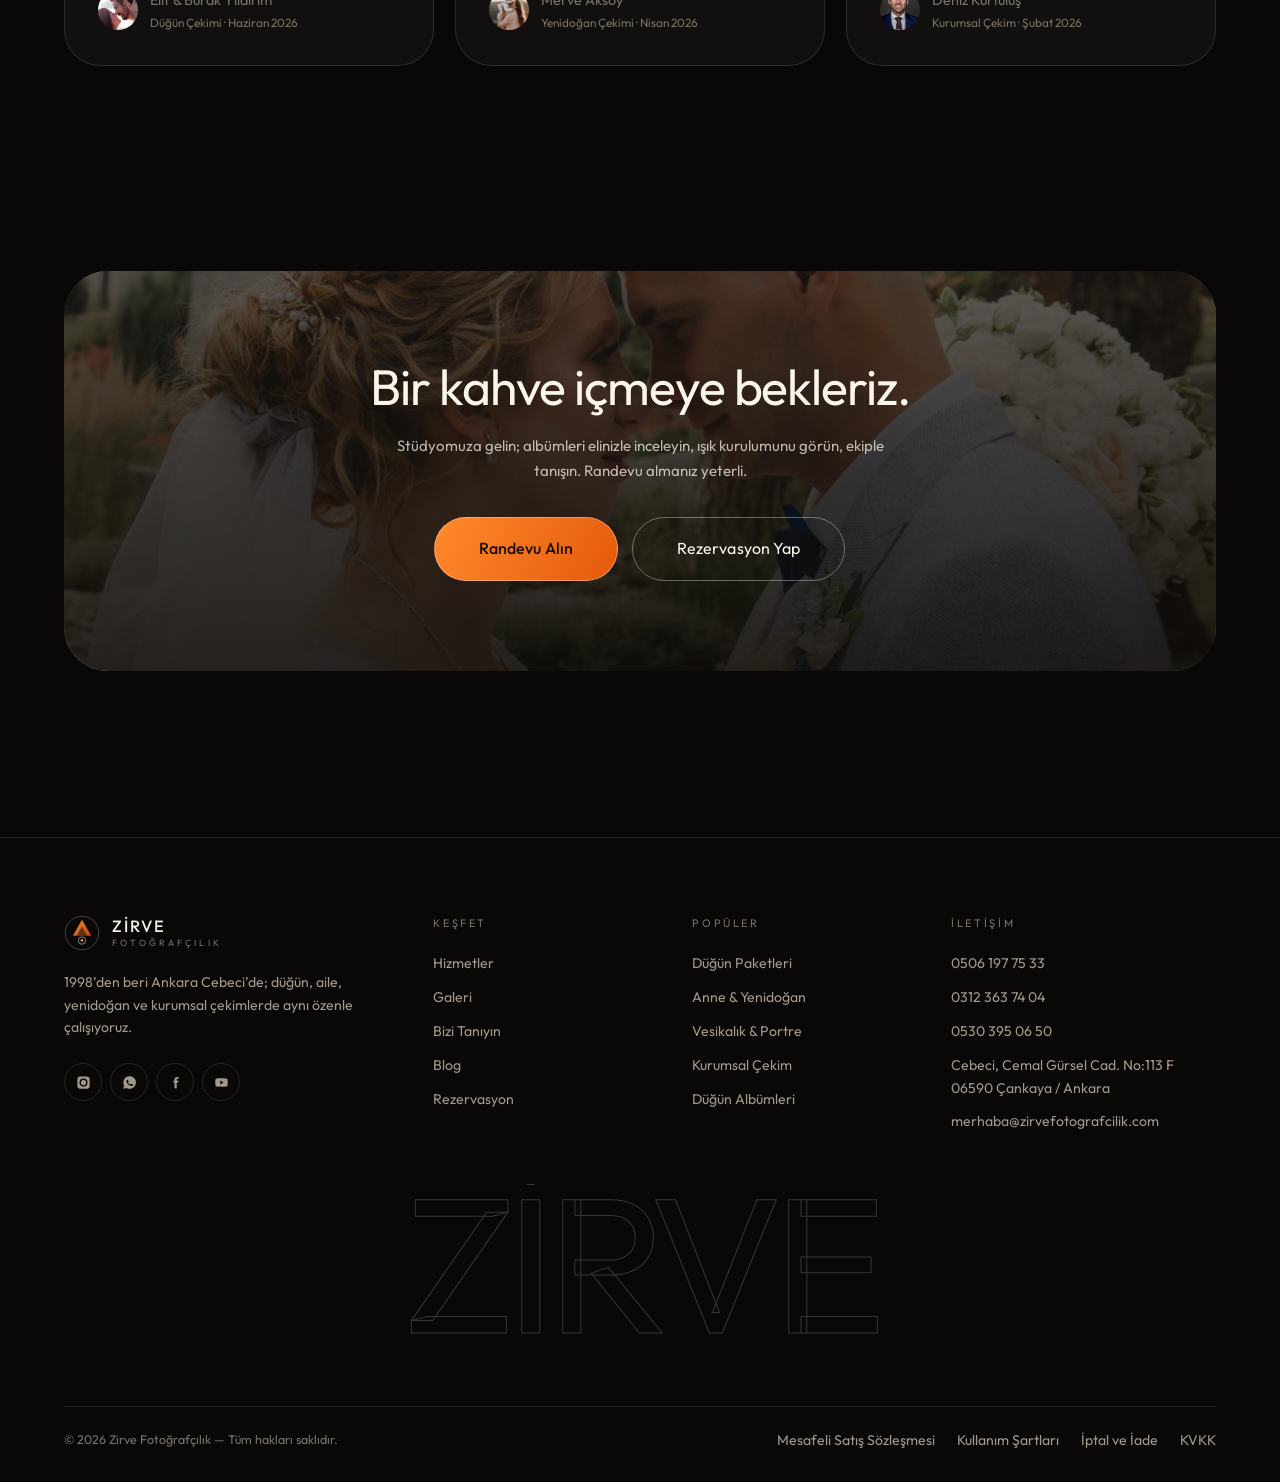
<file: bizi-taniyin.html>
<!DOCTYPE html>
<html lang="tr" data-theme="dark">
<head>
<meta charset="utf-8">
<meta name="viewport" content="width=device-width, initial-scale=1">
<title>Bizi Tanıyın | Zirve Fotoğrafçılık</title>
<meta name="description" content="1998’den beri Ankara Cebeci’de çalışan Zirve Fotoğrafçılık ekibi, stüdyosu ve çalışma süreci.">
<meta name="theme-color" content="#0A0807">
<meta property="og:title" content="Bizi Tanıyın | Zirve Fotoğrafçılık">
<meta property="og:description" content="1998’den beri Ankara Cebeci’de çalışan Zirve Fotoğrafçılık ekibi, stüdyosu ve çalışma süreci.">
<meta property="og:type" content="website">
<link rel="icon" href="data:image/svg+xml,%3Csvg xmlns='http://www.w3.org/2000/svg' viewBox='0 0 40 40'%3E%3Cpath d='M20 6 31 24H9L20 6Z' fill='%23FF8A2B'/%3E%3C/svg%3E">
<link rel="preconnect" href="https://fonts.googleapis.com">
<link rel="preconnect" href="https://fonts.gstatic.com" crossorigin>
<link href="https://fonts.googleapis.com/css2?family=Outfit:wght@200;300;400;500;600&display=swap" rel="stylesheet">
<link rel="stylesheet" href="assets/css/style.css">
<script>(function(){try{var t=localStorage.getItem('zirve-theme')||'dark';document.documentElement.setAttribute('data-theme',t);}catch(e){}})();</script>
</head>
<body data-page="about">
<div class="curtain"><div class="curtain__logo">Zirve Fotoğrafçılık</div></div>

<div class="atmos" aria-hidden="true">
  <div class="atmos__glow"></div>
  <canvas class="atmos__shader"></canvas>
  <div class="atmos__leak"></div>
  <div class="atmos__grain"></div>
  <div class="atmos__vignette"></div>
</div>

<div class="shell">
<div class="ticker" aria-hidden="true">
  <div class="ticker__track">
    <div class="ticker__group"><span class="ticker__item">Vade Farksız 6 Taksit</span><span class="ticker__item">Cebeci Stüdyo Çekimi Dahil</span><span class="ticker__item">Esnek Rezervasyon İmkânı</span><span class="ticker__item">24 Saatte Dijital Teslim</span><span class="ticker__item">1998’den Beri Ankara</span></div>
    <div class="ticker__group"><span class="ticker__item">Vade Farksız 6 Taksit</span><span class="ticker__item">Cebeci Stüdyo Çekimi Dahil</span><span class="ticker__item">Esnek Rezervasyon İmkânı</span><span class="ticker__item">24 Saatte Dijital Teslim</span><span class="ticker__item">1998’den Beri Ankara</span></div>
  </div>
</div>

<header class="header">
  <div class="wrap header__in">
    <a class="brand" href="index.html" aria-label="Zirve Fotoğrafçılık ana sayfa">
      <span class="brand__mark"><svg viewBox="0 0 40 40" fill="none" aria-hidden="true">
  <defs><linearGradient id="zg" x1="0" y1="0" x2="1" y2="1">
    <stop offset="0" stop-color="#FF9A3D"/><stop offset="1" stop-color="#D6480A"/></linearGradient></defs>
  <circle cx="20" cy="20" r="18.6" stroke="currentColor" stroke-opacity=".28"/>
  <path d="M20 5.4 30.2 23H9.8L20 5.4Z" fill="url(#zg)" fill-opacity=".92"/>
  <path d="M20 12.8 25.8 23H14.2L20 12.8Z" fill="#0A0807" fill-opacity=".55"/>
  <circle cx="20" cy="28.4" r="4.1" stroke="currentColor" stroke-opacity=".55"/>
  <circle cx="20" cy="28.4" r="1.6" fill="url(#zg)"/>
</svg></span>
      <span class="brand__txt">
        <span class="brand__name">Zirve</span>
        <span class="brand__sub">Fotoğrafçılık</span>
      </span>
    </a>
    <nav class="nav" aria-label="Ana menü">
        <a class="nav__link" data-nav="index.html" href="index.html"><span>Ana Sayfa</span></a>
        <a class="nav__link" data-nav="hizmetler.html" href="hizmetler.html"><span>Hizmetler</span></a>
        <a class="nav__link" data-nav="galeri.html" href="galeri.html"><span>Galeri</span></a>
        <a class="nav__link" data-nav="bizi-taniyin.html" href="bizi-taniyin.html"><span>Bizi Tanıyın</span></a>
        <a class="nav__link" data-nav="blog.html" href="blog.html"><span>Blog</span></a>
        <a class="nav__link" data-nav="iletisim.html" href="iletisim.html"><span>İletişim</span></a>
    </nav>
    <div class="header__side">
      <button class="theme-t" data-theme-toggle aria-label="Aydınlık / karanlık tema">
        <span class="theme-t__ic theme-t__ic--sun"><svg viewBox="0 0 24 24"><circle cx="12" cy="12" r="4"/><path d="M12 2v2M12 20v2M4.9 4.9l1.4 1.4M17.7 17.7l1.4 1.4M2 12h2M20 12h2M4.9 19.1l1.4-1.4M17.7 6.3l1.4-1.4"/></svg></span>
        <span class="theme-t__ic theme-t__ic--moon"><svg viewBox="0 0 24 24"><path d="M21 12.8A9 9 0 1 1 11.2 3a7 7 0 0 0 9.8 9.8Z"/></svg></span>
        <span class="theme-t__knob"></span>
      </button>
      <a class="icon-btn" href="tel:+905061977533" aria-label="Telefon"><svg viewBox="0 0 24 24"><path d="M22 16.9v3a2 2 0 0 1-2.2 2 19.8 19.8 0 0 1-8.6-3.1 19.5 19.5 0 0 1-6-6A19.8 19.8 0 0 1 2.1 4.2 2 2 0 0 1 4.1 2h3a2 2 0 0 1 2 1.7c.1 1 .4 1.9.7 2.8a2 2 0 0 1-.5 2.1L8.1 9.9a16 16 0 0 0 6 6l1.3-1.2a2 2 0 0 1 2.1-.5c.9.3 1.8.6 2.8.7a2 2 0 0 1 1.7 2Z"/></svg></a>
      <a class="btn btn--solid btn--sm" href="rezervasyon.html" data-magnet>Rezervasyon Yap</a>
      <button class="burger" aria-label="Menü" aria-expanded="false"><i></i><i></i><i></i></button>
    </div>
  </div>
</header>

<div class="menu" id="mobil-menu">
  <ul class="menu__list">
        <li class="menu__item"><a href="index.html">Ana Sayfa</a></li>
        <li class="menu__item"><a href="hizmetler.html">Hizmetler</a></li>
        <li class="menu__item"><a href="galeri.html">Galeri</a></li>
        <li class="menu__item"><a href="bizi-taniyin.html">Bizi Tanıyın</a></li>
        <li class="menu__item"><a href="blog.html">Blog</a></li>
        <li class="menu__item"><a href="iletisim.html">İletişim</a></li>
        <li class="menu__item"><a href="rezervasyon.html">Rezervasyon</a></li>
  </ul>
  <div class="menu__foot">
    <a href="tel:+905061977533">0506 197 75 33</a>
    <a href="tel:+903123637404">0312 363 74 04</a>
    <span>Cebeci · Çankaya / Ankara</span>
  </div>
</div>

<main>
<section class="phead">
  <div class="wrap">
    <div class="phead__crumb"><a href="index.html">Ana Sayfa</a> <span>/</span> <span>Bizi Tanıyın</span></div>
    <p class="eyebrow" style="margin-bottom:6px">1998’den Beri</p>
    <h1 data-split>Bizi Tanıyın</h1>
    <p class="phead__lead">Üç kuşak, bir stüdyo, aynı sokak. Zirve Fotoğrafçılık’ın 1998’de başlayan hikâyesi ve bugün nasıl çalıştığımız.</p>
  </div>
</section>
<section class="section" style="padding-top:clamp(16px,2vw,30px)">
  <div class="wrap intro">
    <div class="intro__media" data-rv="left" style="aspect-ratio:4/4.3">
      <img src="assets/img/photos/kurumsal-08.jpg" alt="Zirve Fotoğrafçılık ekibi" loading="eager">
      <div class="intro__badge">
        <img src="assets/img/photos/kurumsal-01.jpg" alt="">
        <span><b>Cebeci Stüdyo</b><span>Cemal Gürsel Cad. No:113 F</span></span>
        <em>ANKARA</em>
      </div>
    </div>
    <div data-rv="right">
      <p class="eyebrow">Hikâyemiz</p>
      <h2 class="h2 mt-s">Bir vitrin, bir<br>büyüteç ve bir<br>karanlık oda ile<br>başladı.</h2>
      <p class="lead mt-m">1998’de Cebeci’de küçük bir dükkânda vesikalık çekerek başladık.
        O yıllarda günde otuz kare film çekiliyordu; bugün bir düğünde bin beş yüz kare çekiyoruz.
        Değişmeyen tek şey, kadraja girenin bir insan olduğunu unutmamak.</p>
      <p class="lead mt-s">Bugün sekiz kişilik bir ekibiz: dört fotoğrafçı, bir video yönetmeni,
        bir retouch uzmanı, bir albüm tasarımcısı ve rezervasyonlarınızı yöneten bir koordinatör.</p>
      <div class="pill-row">
        <span class="pill"><svg viewBox="0 0 24 24"><path d="M12 3l7 3v6c0 4.4-3 8.2-7 9-4-.8-7-4.6-7-9V6l7-3Z"/><path d="m9 12 2 2 4-4"/></svg> Sigortalı ekipman</span>
        <span class="pill"><svg viewBox="0 0 24 24"><circle cx="12" cy="12" r="9"/><path d="M12 7v5l3.5 2"/></svg> 24 saatte ham teslim</span>
        <span class="pill"><svg viewBox="0 0 24 24"><path d="M4 7h3l1.5-2h7L17 7h3a1 1 0 0 1 1 1v10a1 1 0 0 1-1 1H4a1 1 0 0 1-1-1V8a1 1 0 0 1 1-1Z"/><circle cx="12" cy="13" r="3.6"/></svg> Yedekli çift gövde</span>
      </div>
    </div>
  </div>
</section>

<section class="section section--tight">
  <div class="wrap">
    <div class="stats" id="stats"></div>
  </div>
</section>

<section class="section">
  <div class="wrap">
    <div class="section-head">
      <div class="section-head__text" data-rv>
        <p class="eyebrow">Süreç</p>
        <h2 class="h2">Rezervasyondan albüme<br><span class="serifish">altı adım</span></h2>
      </div>
    </div>
    <div class="cards cards--3" style="grid-template-columns:repeat(3,1fr)" id="processGrid"></div>
  </div>
</section>

<section class="section section--tight">
  <div class="wrap showcase">
    <div data-rv="left">
      <p class="eyebrow">Stüdyo</p>
      <h2 class="h2 mt-s">Cebeci’deki<br>240 m² alan</h2>
      <ul class="checklist">
        <li><svg viewBox="0 0 24 24"><path d="M20 6 9 17l-5-5"/></svg><span><b>8 farklı fon ve dekor köşesi</b><span>Beyaz siklorama, kadife, tuğla duvar, doğal ışık penceresi</span></span></li>
        <li><svg viewBox="0 0 24 24"><path d="M20 6 9 17l-5-5"/></svg><span><b>Isıtmalı yenidoğan odası</b><span>26 derece sabit sıcaklık, sterilize tekstil, dinlenme alanı</span></span></li>
        <li><svg viewBox="0 0 24 24"><path d="M20 6 9 17l-5-5"/></svg><span><b>Saç &amp; makyaj ve giyinme odası</b><span>Anlaşmalı make-up artistler, türban tasarımı desteği</span></span></li>
        <li><svg viewBox="0 0 24 24"><path d="M20 6 9 17l-5-5"/></svg><span><b>Baskı ve albüm atölyesi</b><span>Pigment mürekkep, arşivsel kâğıt, layflat ciltleme</span></span></li>
      </ul>
      <a class="btn mt-l" href="iletisim.html" data-magnet>Stüdyoyu Ziyaret Edin <svg class="btn__ic" viewBox="0 0 24 24"><path d="M5 12h14M13 6l6 6-6 6"/></svg></a>
    </div>
    <div data-rv="right">
      <div class="bento" style="grid-auto-rows:clamp(80px,9vw,130px)">
        <a class="b-a" href="#" data-lb="assets/img/photos/portre-06.jpg" data-lb-cap="Stüdyo portre"><img src="assets/img/photos/portre-06.jpg" alt="" loading="lazy"></a>
        <a class="b-c" href="#" data-lb="assets/img/photos/yenidogan-07.jpg" data-lb-cap="Yenidoğan odası"><img src="assets/img/photos/yenidogan-07.jpg" alt="" loading="lazy"></a>
        <a class="b-b" href="#" data-lb="assets/img/photos/urun-04.jpg" data-lb-cap="Albüm atölyesi"><img src="assets/img/photos/urun-04.jpg" alt="" loading="lazy"></a>
        <a class="b-e" href="#" data-lb="assets/img/photos/kurumsal-04.jpg" data-lb-cap="Kurumsal set"><img src="assets/img/photos/kurumsal-04.jpg" alt="" loading="lazy"></a>
      </div>
    </div>
  </div>
</section>

<section class="section">
  <div class="wrap">
    <div class="section-head">
      <div class="section-head__text" data-rv>
        <p class="eyebrow">Ekip</p>
        <h2 class="h2">Kadrajın <span class="serifish">arkasındakiler</span></h2>
      </div>
    </div>
    <div class="cards" id="teamGrid"></div>
  </div>
</section>

<div class="mtext" aria-hidden="true"><div class="mtext__track" id="mtext"></div></div>

<section class="section">
  <div class="wrap">
    <div class="section-head">
      <div class="section-head__text" data-rv>
        <p class="eyebrow">Çiftlerimiz</p>
        <h2 class="h2">Bizden sonra ne <span class="serifish">söylediler?</span></h2>
      </div>
    </div>
    <div class="quotes" id="reviews"></div>
  </div>
</section>

<section class="section section--tight">
  <div class="wrap">
    <div class="cta" data-rv="zoom">
      <div class="cta__bg"><img src="assets/img/photos/dugun-27.jpg" alt="" loading="lazy"></div>
      <h2 class="h2">Bir kahve içmeye bekleriz.</h2>
      <p>Stüdyomuza gelin; albümleri elinizle inceleyin, ışık kurulumunu görün, ekiple tanışın.
        Randevu almanız yeterli.</p>
      <div class="cta__row">
        <a class="btn btn--solid btn--lg" href="iletisim.html">Randevu Alın</a>
        <a class="btn btn--lg" href="rezervasyon.html">Rezervasyon Yap</a>
      </div>
    </div>
  </div>
</section>

</main>

<footer class="footer">
  <div class="wrap">
    <div class="footer__grid">
      <div class="footer__brand">
        <a class="brand" href="index.html">
          <span class="brand__mark"><svg viewBox="0 0 40 40" fill="none" aria-hidden="true">
  <defs><linearGradient id="zg" x1="0" y1="0" x2="1" y2="1">
    <stop offset="0" stop-color="#FF9A3D"/><stop offset="1" stop-color="#D6480A"/></linearGradient></defs>
  <circle cx="20" cy="20" r="18.6" stroke="currentColor" stroke-opacity=".28"/>
  <path d="M20 5.4 30.2 23H9.8L20 5.4Z" fill="url(#zg)" fill-opacity=".92"/>
  <path d="M20 12.8 25.8 23H14.2L20 12.8Z" fill="#0A0807" fill-opacity=".55"/>
  <circle cx="20" cy="28.4" r="4.1" stroke="currentColor" stroke-opacity=".55"/>
  <circle cx="20" cy="28.4" r="1.6" fill="url(#zg)"/>
</svg></span>
          <span class="brand__txt"><span class="brand__name">Zirve</span><span class="brand__sub">Fotoğrafçılık</span></span>
        </a>
        <p>1998’den beri Ankara Cebeci’de; düğün, aile, yenidoğan ve kurumsal çekimlerde aynı özenle çalışıyoruz.</p>
        <div class="socials">
          <a href="#" aria-label="Instagram"><svg viewBox="0 0 24 24"><path d="M12 2.2c3.2 0 3.6 0 4.9.1 1.2.1 1.8.3 2.2.4.6.2 1 .5 1.4.9.4.4.7.8.9 1.4.2.4.4 1 .4 2.2.1 1.3.1 1.7.1 4.9s0 3.6-.1 4.9c0 1.2-.2 1.8-.4 2.2-.2.6-.5 1-.9 1.4-.4.4-.8.7-1.4.9-.4.2-1 .4-2.2.4-1.3.1-1.7.1-4.9.1s-3.6 0-4.9-.1c-1.2 0-1.8-.2-2.2-.4-.6-.2-1-.5-1.4-.9-.4-.4-.7-.8-.9-1.4-.2-.4-.4-1-.4-2.2C2.2 15.6 2.2 15.2 2.2 12s0-3.6.1-4.9c0-1.2.2-1.8.4-2.2.2-.6.5-1 .9-1.4.4-.4.8-.7 1.4-.9.4-.2 1-.4 2.2-.4C8.4 2.2 8.8 2.2 12 2.2Zm0 3.4A6.4 6.4 0 1 0 18.4 12 6.4 6.4 0 0 0 12 5.6Zm0 10.6A4.2 4.2 0 1 1 16.2 12 4.2 4.2 0 0 1 12 16.2Zm6.6-10.9a1.5 1.5 0 1 1-1.5-1.5 1.5 1.5 0 0 1 1.5 1.5Z"/></svg></a>
          <a href="#" aria-label="WhatsApp"><svg viewBox="0 0 24 24"><path d="M12 2a10 10 0 0 0-8.6 15L2 22l5.2-1.4A10 10 0 1 0 12 2Zm5.6 14.2c-.2.6-1.3 1.2-1.8 1.3-.5.1-1 .1-1.7-.1-.4-.1-.9-.3-1.5-.6-2.7-1.2-4.4-3.9-4.5-4.1-.1-.2-1.1-1.4-1.1-2.6s.6-1.8.9-2.1c.2-.2.5-.3.7-.3h.5c.2 0 .4 0 .6.5l.8 2c.1.2.1.3 0 .5l-.4.5-.3.3c-.1.1-.2.3 0 .5.1.3.7 1.1 1.4 1.8.9.8 1.7 1.1 1.9 1.2.2.1.4.1.5-.1l.7-.9c.2-.2.3-.2.5-.1l2 .9c.2.1.4.2.4.3.1.2.1.7-.1 1.2Z"/></svg></a>
          <a href="#" aria-label="Facebook"><svg viewBox="0 0 24 24"><path d="M14 9V7.2c0-.8.2-1.2 1.4-1.2H17V3h-2.6C11.3 3 10.4 4.5 10.4 6.9V9H8.5v3h1.9v9H14v-9h2.5l.4-3H14Z"/></svg></a>
          <a href="#" aria-label="YouTube"><svg viewBox="0 0 24 24"><path d="M22 12s0-3.2-.4-4.7a2.5 2.5 0 0 0-1.7-1.8C18.3 5 12 5 12 5s-6.3 0-7.9.5a2.5 2.5 0 0 0-1.7 1.8C2 8.8 2 12 2 12s0 3.2.4 4.7a2.5 2.5 0 0 0 1.7 1.8C5.7 19 12 19 12 19s6.3 0 7.9-.5a2.5 2.5 0 0 0 1.7-1.8C22 15.2 22 12 22 12ZM10 15.2V8.8l5.3 3.2Z"/></svg></a>
        </div>
      </div>
      <div>
        <p class="footer__t">Keşfet</p>
        <div class="footer__list">
          <a href="hizmetler.html">Hizmetler</a>
          <a href="galeri.html">Galeri</a>
          <a href="bizi-taniyin.html">Bizi Tanıyın</a>
          <a href="blog.html">Blog</a>
          <a href="rezervasyon.html">Rezervasyon</a>
        </div>
      </div>
      <div>
        <p class="footer__t">Popüler</p>
        <div class="footer__list">
          <a href="hizmet.html?h=dugun-paketleri">Düğün Paketleri</a>
          <a href="hizmet.html?h=anne-ve-yenidogan">Anne &amp; Yenidoğan</a>
          <a href="hizmet.html?h=vesikalik-ve-portre">Vesikalık &amp; Portre</a>
          <a href="hizmet.html?h=kurumsal-fotografcilik">Kurumsal Çekim</a>
          <a href="hizmet.html?h=dugun-albumleri">Düğün Albümleri</a>
        </div>
      </div>
      <div>
        <p class="footer__t">İletişim</p>
        <div class="footer__list">
          <a href="tel:+905061977533">0506 197 75 33</a>
          <a href="tel:+903123637404">0312 363 74 04</a>
          <a href="tel:+905303950650">0530 395 06 50</a>
          <span>Cebeci, Cemal Gürsel Cad. No:113 F<br>06590 Çankaya / Ankara</span>
          <a href="mailto:merhaba@zirvefotografcilik.com">merhaba@zirvefotografcilik.com</a>
        </div>
      </div>
    </div>
    <div class="footer__wordmark" aria-hidden="true">ZİRVE</div>
    <div class="footer__bar">
      <span>© 2026 Zirve Fotoğrafçılık — Tüm hakları saklıdır.</span>
      <div class="footer__list" style="flex-direction:row;gap:22px;flex-wrap:wrap">
        <a href="mesafeli-satis-sozlesmesi.html">Mesafeli Satış Sözleşmesi</a>
        <a href="kullanim-sartlari.html">Kullanım Şartları</a>
        <a href="iptal-ve-iade.html">İptal ve İade</a>
        <a href="kvkk.html">KVKK</a>
      </div>
    </div>
  </div>
</footer>
</div>

<div class="dock">
  <div class="dock__l"><b>Tarihinizi ayırtın</b><span>Vade farksız 6 taksit · ₺0 peşinat</span></div>
  <a class="btn btn--solid btn--sm" href="rezervasyon.html">Devam Et</a>
  <button class="dock__x" aria-label="Kapat">✕</button>
</div>
<script src="assets/js/data.js"></script>
<script src="assets/js/site.js"></script>
<script src="assets/js/pages.js"></script>
</body>
</html>
</file>
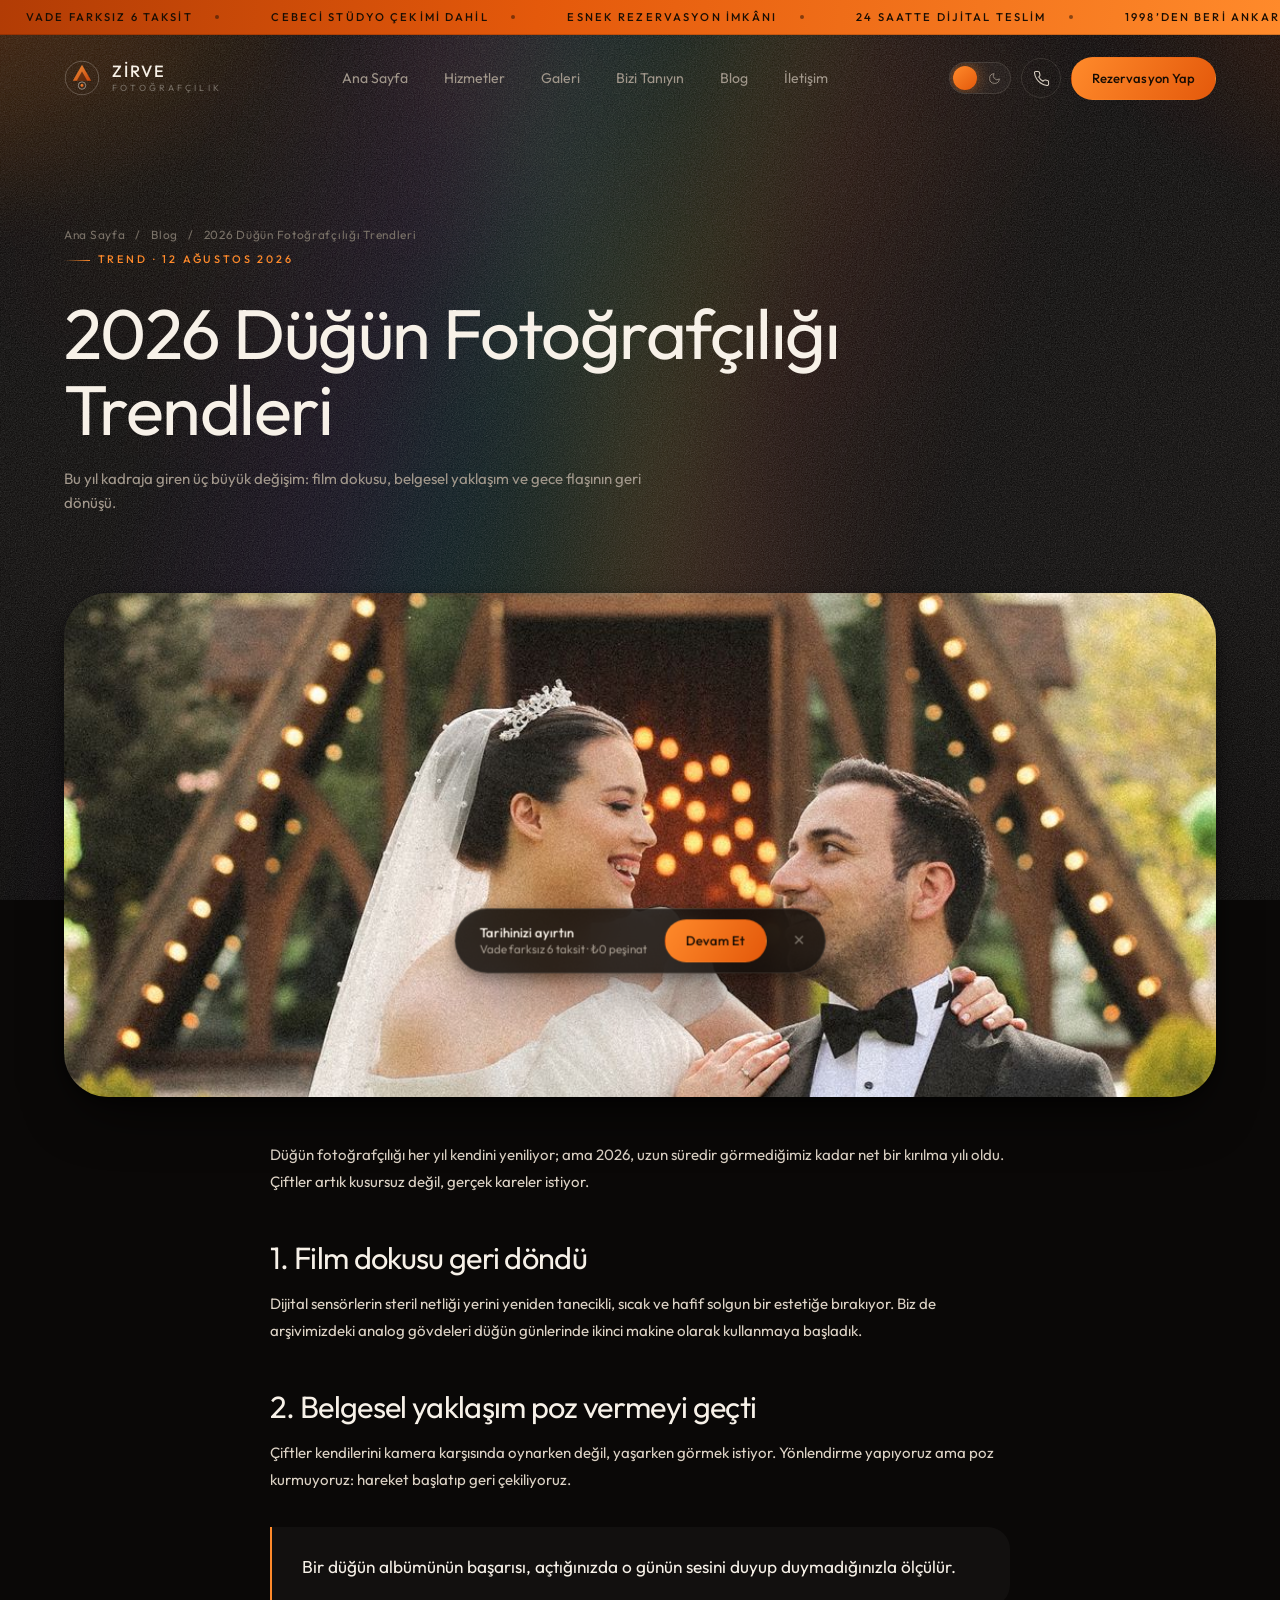
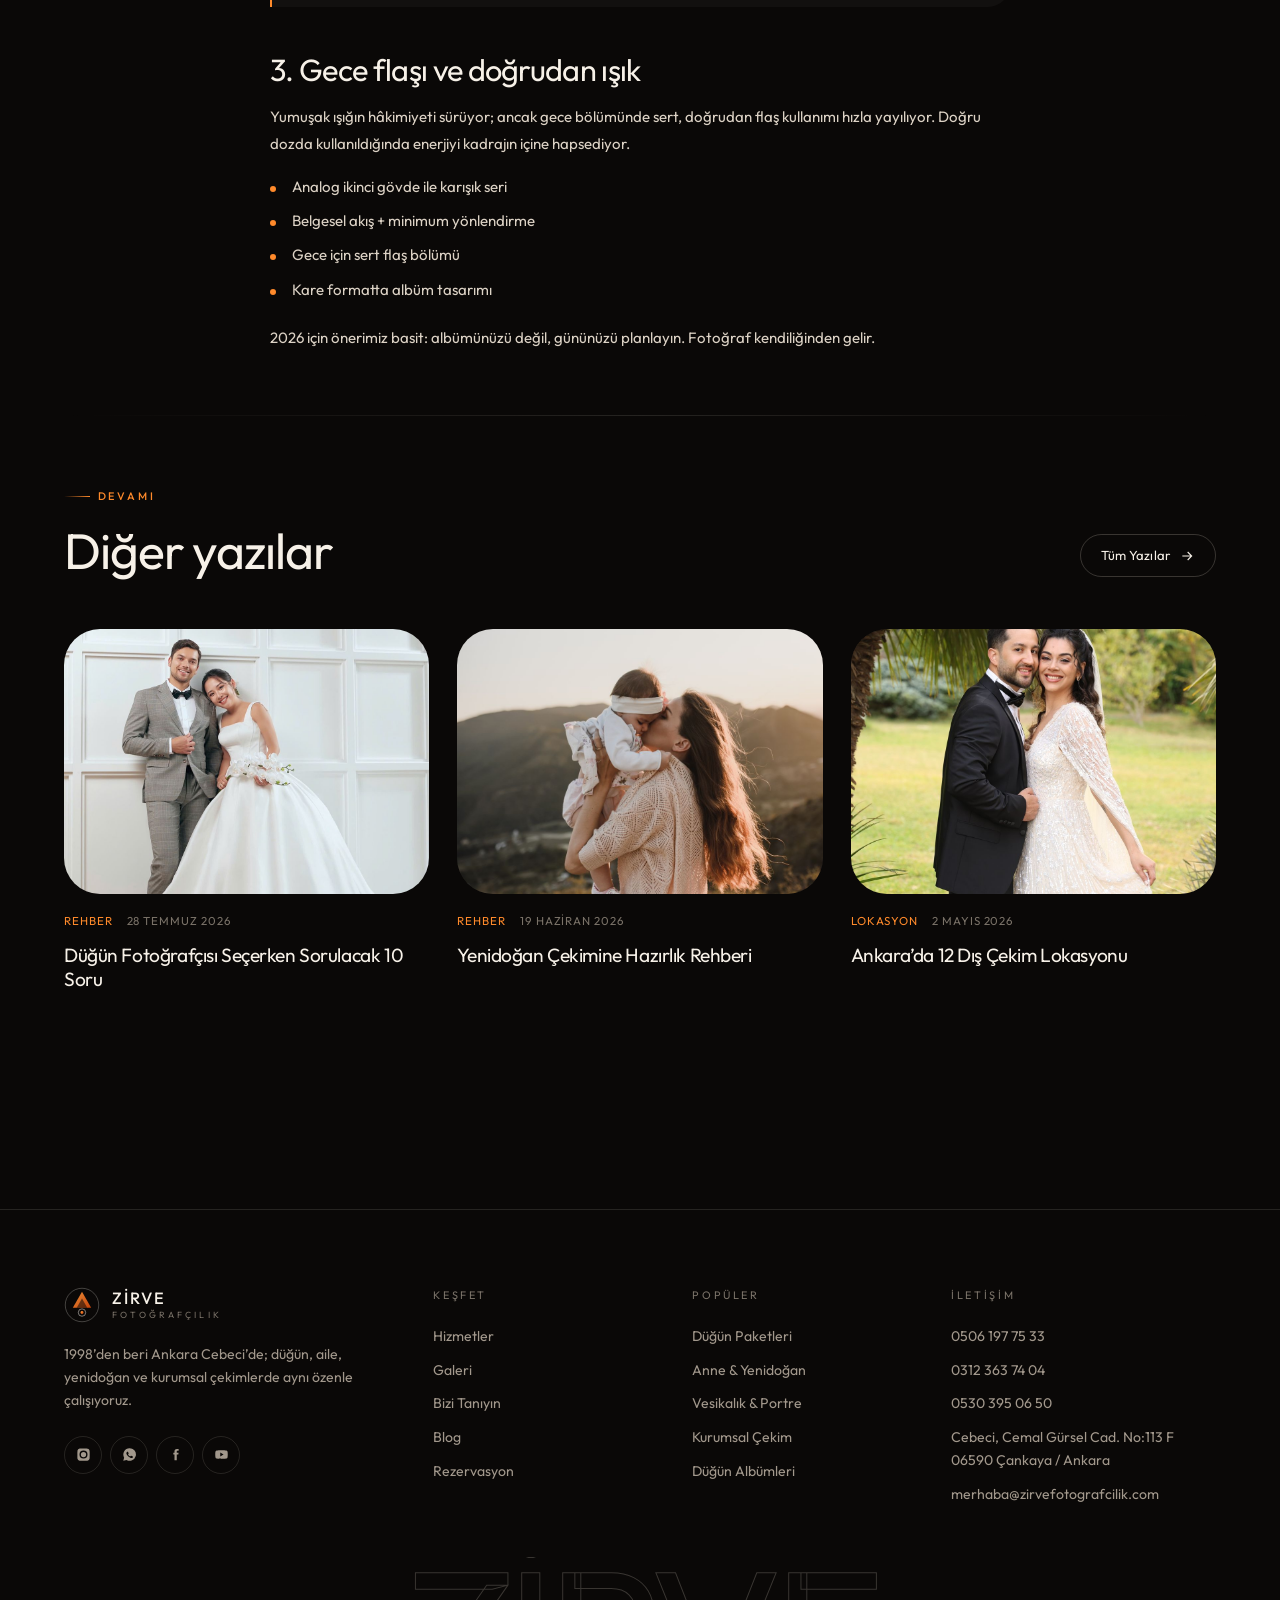
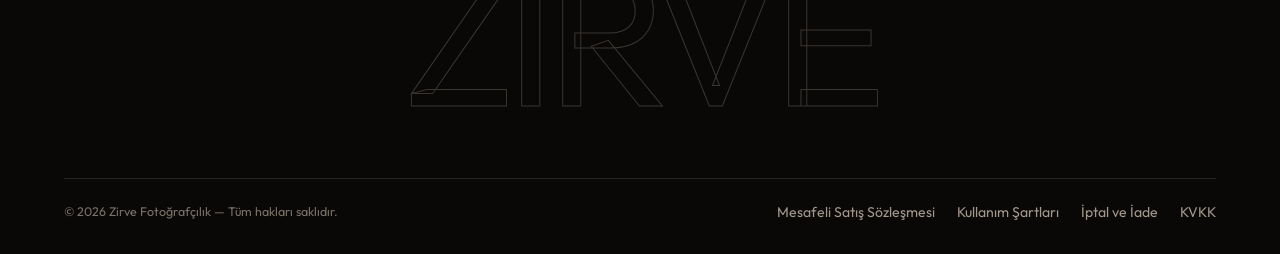
<file: blog-yazi.html>
<!DOCTYPE html>
<html lang="tr" data-theme="dark">
<head>
<meta charset="utf-8">
<meta name="viewport" content="width=device-width, initial-scale=1">
<title>Blog Yazısı | Zirve Fotoğrafçılık</title>
<meta name="description" content="Zirve Fotoğrafçılık blog yazısı.">
<meta name="theme-color" content="#0A0807">
<meta property="og:title" content="Blog Yazısı | Zirve Fotoğrafçılık">
<meta property="og:description" content="Zirve Fotoğrafçılık blog yazısı.">
<meta property="og:type" content="website">
<link rel="icon" href="data:image/svg+xml,%3Csvg xmlns='http://www.w3.org/2000/svg' viewBox='0 0 40 40'%3E%3Cpath d='M20 6 31 24H9L20 6Z' fill='%23FF8A2B'/%3E%3C/svg%3E">
<link rel="preconnect" href="https://fonts.googleapis.com">
<link rel="preconnect" href="https://fonts.gstatic.com" crossorigin>
<link href="https://fonts.googleapis.com/css2?family=Outfit:wght@200;300;400;500;600&display=swap" rel="stylesheet">
<link rel="stylesheet" href="assets/css/style.css">
<script>(function(){try{var t=localStorage.getItem('zirve-theme')||'dark';document.documentElement.setAttribute('data-theme',t);}catch(e){}})();</script>
</head>
<body data-page="post">
<div class="curtain"><div class="curtain__logo">Zirve Fotoğrafçılık</div></div>

<div class="atmos" aria-hidden="true">
  <div class="atmos__glow"></div>
  <canvas class="atmos__shader"></canvas>
  <div class="atmos__leak"></div>
  <div class="atmos__grain"></div>
  <div class="atmos__vignette"></div>
</div>

<div class="shell">
<div class="ticker" aria-hidden="true">
  <div class="ticker__track">
    <div class="ticker__group"><span class="ticker__item">Vade Farksız 6 Taksit</span><span class="ticker__item">Cebeci Stüdyo Çekimi Dahil</span><span class="ticker__item">Esnek Rezervasyon İmkânı</span><span class="ticker__item">24 Saatte Dijital Teslim</span><span class="ticker__item">1998’den Beri Ankara</span></div>
    <div class="ticker__group"><span class="ticker__item">Vade Farksız 6 Taksit</span><span class="ticker__item">Cebeci Stüdyo Çekimi Dahil</span><span class="ticker__item">Esnek Rezervasyon İmkânı</span><span class="ticker__item">24 Saatte Dijital Teslim</span><span class="ticker__item">1998’den Beri Ankara</span></div>
  </div>
</div>

<header class="header">
  <div class="wrap header__in">
    <a class="brand" href="index.html" aria-label="Zirve Fotoğrafçılık ana sayfa">
      <span class="brand__mark"><svg viewBox="0 0 40 40" fill="none" aria-hidden="true">
  <defs><linearGradient id="zg" x1="0" y1="0" x2="1" y2="1">
    <stop offset="0" stop-color="#FF9A3D"/><stop offset="1" stop-color="#D6480A"/></linearGradient></defs>
  <circle cx="20" cy="20" r="18.6" stroke="currentColor" stroke-opacity=".28"/>
  <path d="M20 5.4 30.2 23H9.8L20 5.4Z" fill="url(#zg)" fill-opacity=".92"/>
  <path d="M20 12.8 25.8 23H14.2L20 12.8Z" fill="#0A0807" fill-opacity=".55"/>
  <circle cx="20" cy="28.4" r="4.1" stroke="currentColor" stroke-opacity=".55"/>
  <circle cx="20" cy="28.4" r="1.6" fill="url(#zg)"/>
</svg></span>
      <span class="brand__txt">
        <span class="brand__name">Zirve</span>
        <span class="brand__sub">Fotoğrafçılık</span>
      </span>
    </a>
    <nav class="nav" aria-label="Ana menü">
        <a class="nav__link" data-nav="index.html" href="index.html"><span>Ana Sayfa</span></a>
        <a class="nav__link" data-nav="hizmetler.html" href="hizmetler.html"><span>Hizmetler</span></a>
        <a class="nav__link" data-nav="galeri.html" href="galeri.html"><span>Galeri</span></a>
        <a class="nav__link" data-nav="bizi-taniyin.html" href="bizi-taniyin.html"><span>Bizi Tanıyın</span></a>
        <a class="nav__link" data-nav="blog.html" href="blog.html"><span>Blog</span></a>
        <a class="nav__link" data-nav="iletisim.html" href="iletisim.html"><span>İletişim</span></a>
    </nav>
    <div class="header__side">
      <button class="theme-t" data-theme-toggle aria-label="Aydınlık / karanlık tema">
        <span class="theme-t__ic theme-t__ic--sun"><svg viewBox="0 0 24 24"><circle cx="12" cy="12" r="4"/><path d="M12 2v2M12 20v2M4.9 4.9l1.4 1.4M17.7 17.7l1.4 1.4M2 12h2M20 12h2M4.9 19.1l1.4-1.4M17.7 6.3l1.4-1.4"/></svg></span>
        <span class="theme-t__ic theme-t__ic--moon"><svg viewBox="0 0 24 24"><path d="M21 12.8A9 9 0 1 1 11.2 3a7 7 0 0 0 9.8 9.8Z"/></svg></span>
        <span class="theme-t__knob"></span>
      </button>
      <a class="icon-btn" href="tel:+905061977533" aria-label="Telefon"><svg viewBox="0 0 24 24"><path d="M22 16.9v3a2 2 0 0 1-2.2 2 19.8 19.8 0 0 1-8.6-3.1 19.5 19.5 0 0 1-6-6A19.8 19.8 0 0 1 2.1 4.2 2 2 0 0 1 4.1 2h3a2 2 0 0 1 2 1.7c.1 1 .4 1.9.7 2.8a2 2 0 0 1-.5 2.1L8.1 9.9a16 16 0 0 0 6 6l1.3-1.2a2 2 0 0 1 2.1-.5c.9.3 1.8.6 2.8.7a2 2 0 0 1 1.7 2Z"/></svg></a>
      <a class="btn btn--solid btn--sm" href="rezervasyon.html" data-magnet>Rezervasyon Yap</a>
      <button class="burger" aria-label="Menü" aria-expanded="false"><i></i><i></i><i></i></button>
    </div>
  </div>
</header>

<div class="menu" id="mobil-menu">
  <ul class="menu__list">
        <li class="menu__item"><a href="index.html">Ana Sayfa</a></li>
        <li class="menu__item"><a href="hizmetler.html">Hizmetler</a></li>
        <li class="menu__item"><a href="galeri.html">Galeri</a></li>
        <li class="menu__item"><a href="bizi-taniyin.html">Bizi Tanıyın</a></li>
        <li class="menu__item"><a href="blog.html">Blog</a></li>
        <li class="menu__item"><a href="iletisim.html">İletişim</a></li>
        <li class="menu__item"><a href="rezervasyon.html">Rezervasyon</a></li>
  </ul>
  <div class="menu__foot">
    <a href="tel:+905061977533">0506 197 75 33</a>
    <a href="tel:+903123637404">0312 363 74 04</a>
    <span>Cebeci · Çankaya / Ankara</span>
  </div>
</div>

<main>

<section class="phead">
  <div class="wrap">
    <div class="phead__crumb">
      <a href="index.html">Ana Sayfa</a> <span>/</span> <a href="blog.html">Blog</a> <span>/</span>
      <span id="postCrumb">—</span>
    </div>
    <p class="eyebrow" style="margin-bottom:6px" id="postMeta">—</p>
    <h1 id="postTitle" style="max-width:20ch">—</h1>
    <p class="phead__lead" id="postLead"></p>
  </div>
</section>
<section class="section" style="padding-top:clamp(12px,2vw,26px)">
  <div class="wrap">
    <div class="reel" style="aspect-ratio:16/7;border-radius:var(--r-xl)" data-rv="zoom">
      <img id="postHero" src="" alt="" loading="eager">
    </div>
    <div class="article mt-l" id="postBody"></div>
    <div class="divider"></div>
    <div class="section-head">
      <div class="section-head__text"><p class="eyebrow">Devamı</p><h2 class="h2">Diğer yazılar</h2></div>
      <a class="btn btn--sm" href="blog.html" data-magnet>Tüm Yazılar <svg class="btn__ic" viewBox="0 0 24 24"><path d="M5 12h14M13 6l6 6-6 6"/></svg></a>
    </div>
    <div class="posts" id="postMore"></div>
  </div>
</section>

</main>

<footer class="footer">
  <div class="wrap">
    <div class="footer__grid">
      <div class="footer__brand">
        <a class="brand" href="index.html">
          <span class="brand__mark"><svg viewBox="0 0 40 40" fill="none" aria-hidden="true">
  <defs><linearGradient id="zg" x1="0" y1="0" x2="1" y2="1">
    <stop offset="0" stop-color="#FF9A3D"/><stop offset="1" stop-color="#D6480A"/></linearGradient></defs>
  <circle cx="20" cy="20" r="18.6" stroke="currentColor" stroke-opacity=".28"/>
  <path d="M20 5.4 30.2 23H9.8L20 5.4Z" fill="url(#zg)" fill-opacity=".92"/>
  <path d="M20 12.8 25.8 23H14.2L20 12.8Z" fill="#0A0807" fill-opacity=".55"/>
  <circle cx="20" cy="28.4" r="4.1" stroke="currentColor" stroke-opacity=".55"/>
  <circle cx="20" cy="28.4" r="1.6" fill="url(#zg)"/>
</svg></span>
          <span class="brand__txt"><span class="brand__name">Zirve</span><span class="brand__sub">Fotoğrafçılık</span></span>
        </a>
        <p>1998’den beri Ankara Cebeci’de; düğün, aile, yenidoğan ve kurumsal çekimlerde aynı özenle çalışıyoruz.</p>
        <div class="socials">
          <a href="#" aria-label="Instagram"><svg viewBox="0 0 24 24"><path d="M12 2.2c3.2 0 3.6 0 4.9.1 1.2.1 1.8.3 2.2.4.6.2 1 .5 1.4.9.4.4.7.8.9 1.4.2.4.4 1 .4 2.2.1 1.3.1 1.7.1 4.9s0 3.6-.1 4.9c0 1.2-.2 1.8-.4 2.2-.2.6-.5 1-.9 1.4-.4.4-.8.7-1.4.9-.4.2-1 .4-2.2.4-1.3.1-1.7.1-4.9.1s-3.6 0-4.9-.1c-1.2 0-1.8-.2-2.2-.4-.6-.2-1-.5-1.4-.9-.4-.4-.7-.8-.9-1.4-.2-.4-.4-1-.4-2.2C2.2 15.6 2.2 15.2 2.2 12s0-3.6.1-4.9c0-1.2.2-1.8.4-2.2.2-.6.5-1 .9-1.4.4-.4.8-.7 1.4-.9.4-.2 1-.4 2.2-.4C8.4 2.2 8.8 2.2 12 2.2Zm0 3.4A6.4 6.4 0 1 0 18.4 12 6.4 6.4 0 0 0 12 5.6Zm0 10.6A4.2 4.2 0 1 1 16.2 12 4.2 4.2 0 0 1 12 16.2Zm6.6-10.9a1.5 1.5 0 1 1-1.5-1.5 1.5 1.5 0 0 1 1.5 1.5Z"/></svg></a>
          <a href="#" aria-label="WhatsApp"><svg viewBox="0 0 24 24"><path d="M12 2a10 10 0 0 0-8.6 15L2 22l5.2-1.4A10 10 0 1 0 12 2Zm5.6 14.2c-.2.6-1.3 1.2-1.8 1.3-.5.1-1 .1-1.7-.1-.4-.1-.9-.3-1.5-.6-2.7-1.2-4.4-3.9-4.5-4.1-.1-.2-1.1-1.4-1.1-2.6s.6-1.8.9-2.1c.2-.2.5-.3.7-.3h.5c.2 0 .4 0 .6.5l.8 2c.1.2.1.3 0 .5l-.4.5-.3.3c-.1.1-.2.3 0 .5.1.3.7 1.1 1.4 1.8.9.8 1.7 1.1 1.9 1.2.2.1.4.1.5-.1l.7-.9c.2-.2.3-.2.5-.1l2 .9c.2.1.4.2.4.3.1.2.1.7-.1 1.2Z"/></svg></a>
          <a href="#" aria-label="Facebook"><svg viewBox="0 0 24 24"><path d="M14 9V7.2c0-.8.2-1.2 1.4-1.2H17V3h-2.6C11.3 3 10.4 4.5 10.4 6.9V9H8.5v3h1.9v9H14v-9h2.5l.4-3H14Z"/></svg></a>
          <a href="#" aria-label="YouTube"><svg viewBox="0 0 24 24"><path d="M22 12s0-3.2-.4-4.7a2.5 2.5 0 0 0-1.7-1.8C18.3 5 12 5 12 5s-6.3 0-7.9.5a2.5 2.5 0 0 0-1.7 1.8C2 8.8 2 12 2 12s0 3.2.4 4.7a2.5 2.5 0 0 0 1.7 1.8C5.7 19 12 19 12 19s6.3 0 7.9-.5a2.5 2.5 0 0 0 1.7-1.8C22 15.2 22 12 22 12ZM10 15.2V8.8l5.3 3.2Z"/></svg></a>
        </div>
      </div>
      <div>
        <p class="footer__t">Keşfet</p>
        <div class="footer__list">
          <a href="hizmetler.html">Hizmetler</a>
          <a href="galeri.html">Galeri</a>
          <a href="bizi-taniyin.html">Bizi Tanıyın</a>
          <a href="blog.html">Blog</a>
          <a href="rezervasyon.html">Rezervasyon</a>
        </div>
      </div>
      <div>
        <p class="footer__t">Popüler</p>
        <div class="footer__list">
          <a href="hizmet.html?h=dugun-paketleri">Düğün Paketleri</a>
          <a href="hizmet.html?h=anne-ve-yenidogan">Anne &amp; Yenidoğan</a>
          <a href="hizmet.html?h=vesikalik-ve-portre">Vesikalık &amp; Portre</a>
          <a href="hizmet.html?h=kurumsal-fotografcilik">Kurumsal Çekim</a>
          <a href="hizmet.html?h=dugun-albumleri">Düğün Albümleri</a>
        </div>
      </div>
      <div>
        <p class="footer__t">İletişim</p>
        <div class="footer__list">
          <a href="tel:+905061977533">0506 197 75 33</a>
          <a href="tel:+903123637404">0312 363 74 04</a>
          <a href="tel:+905303950650">0530 395 06 50</a>
          <span>Cebeci, Cemal Gürsel Cad. No:113 F<br>06590 Çankaya / Ankara</span>
          <a href="mailto:merhaba@zirvefotografcilik.com">merhaba@zirvefotografcilik.com</a>
        </div>
      </div>
    </div>
    <div class="footer__wordmark" aria-hidden="true">ZİRVE</div>
    <div class="footer__bar">
      <span>© 2026 Zirve Fotoğrafçılık — Tüm hakları saklıdır.</span>
      <div class="footer__list" style="flex-direction:row;gap:22px;flex-wrap:wrap">
        <a href="mesafeli-satis-sozlesmesi.html">Mesafeli Satış Sözleşmesi</a>
        <a href="kullanim-sartlari.html">Kullanım Şartları</a>
        <a href="iptal-ve-iade.html">İptal ve İade</a>
        <a href="kvkk.html">KVKK</a>
      </div>
    </div>
  </div>
</footer>
</div>

<div class="dock">
  <div class="dock__l"><b>Tarihinizi ayırtın</b><span>Vade farksız 6 taksit · ₺0 peşinat</span></div>
  <a class="btn btn--solid btn--sm" href="rezervasyon.html">Devam Et</a>
  <button class="dock__x" aria-label="Kapat">✕</button>
</div>
<script src="assets/js/data.js"></script>
<script src="assets/js/site.js"></script>
<script src="assets/js/pages.js"></script>
</body>
</html>
</file>
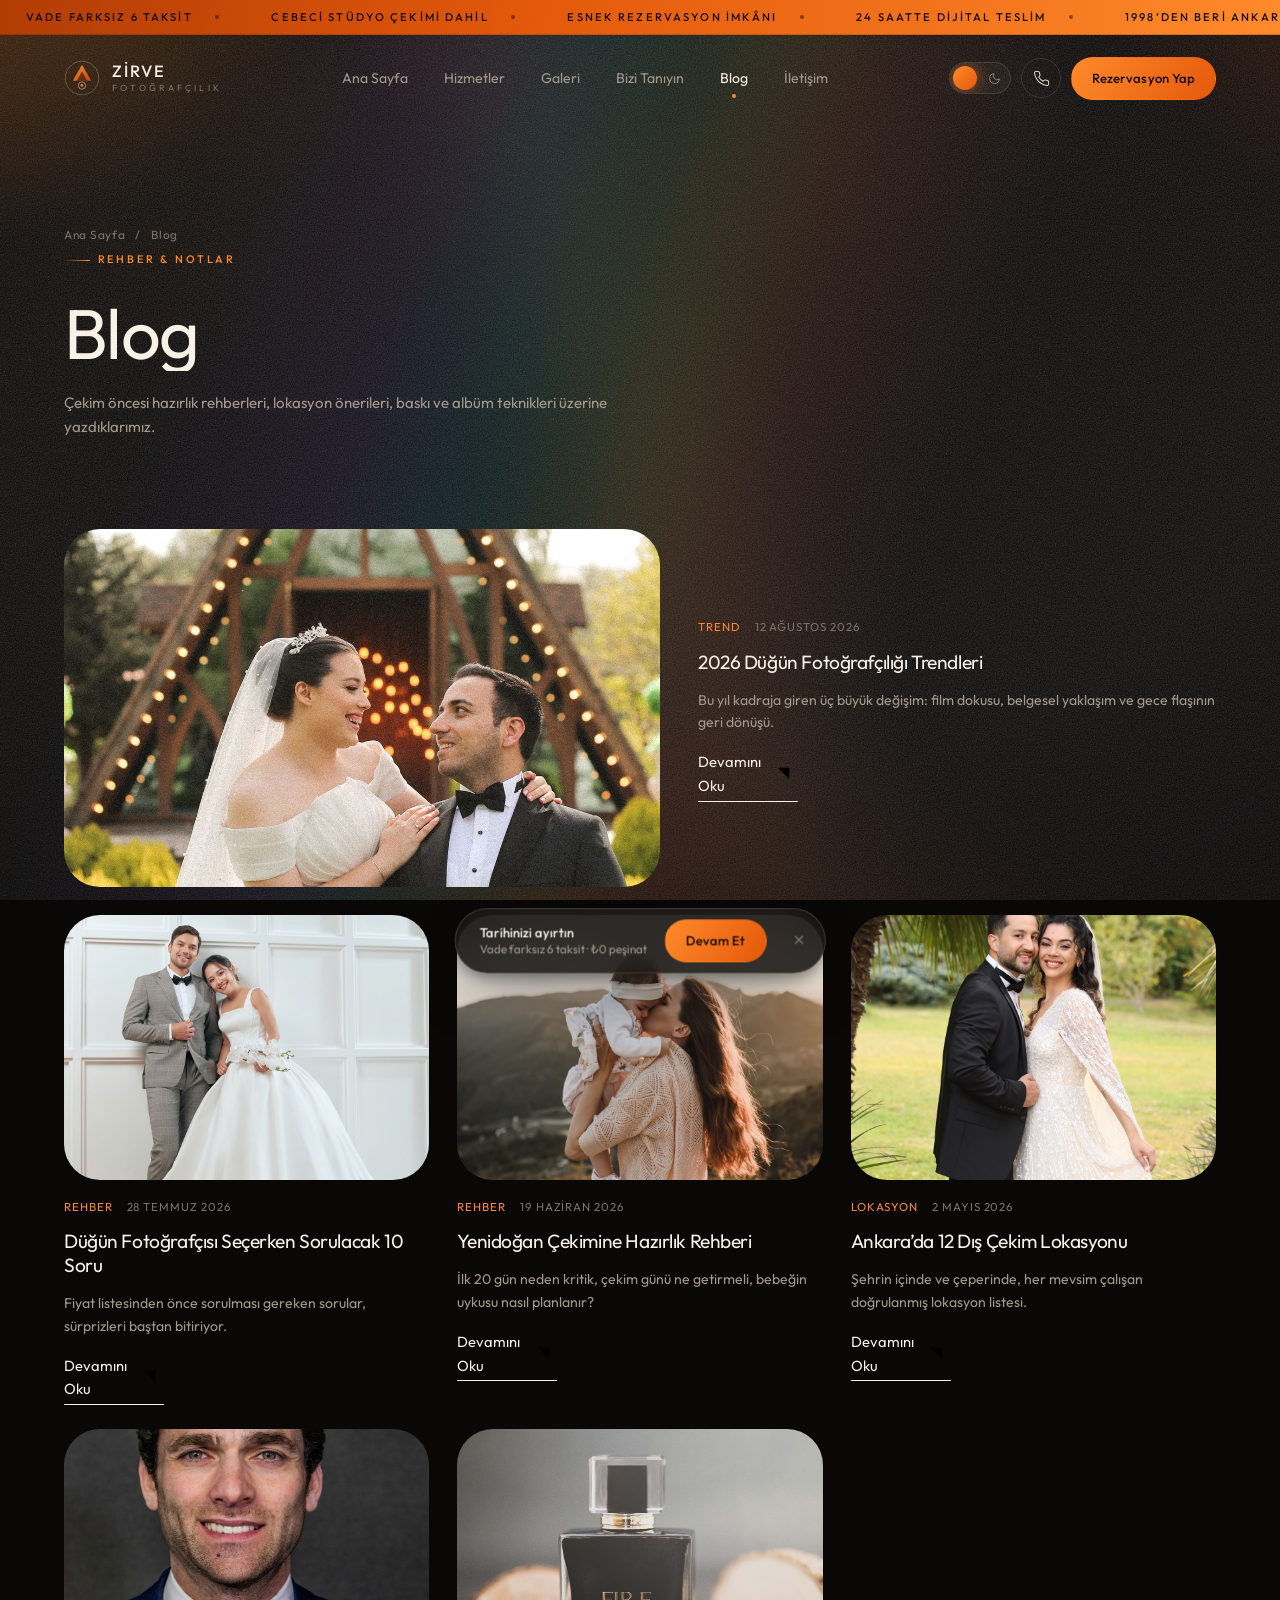
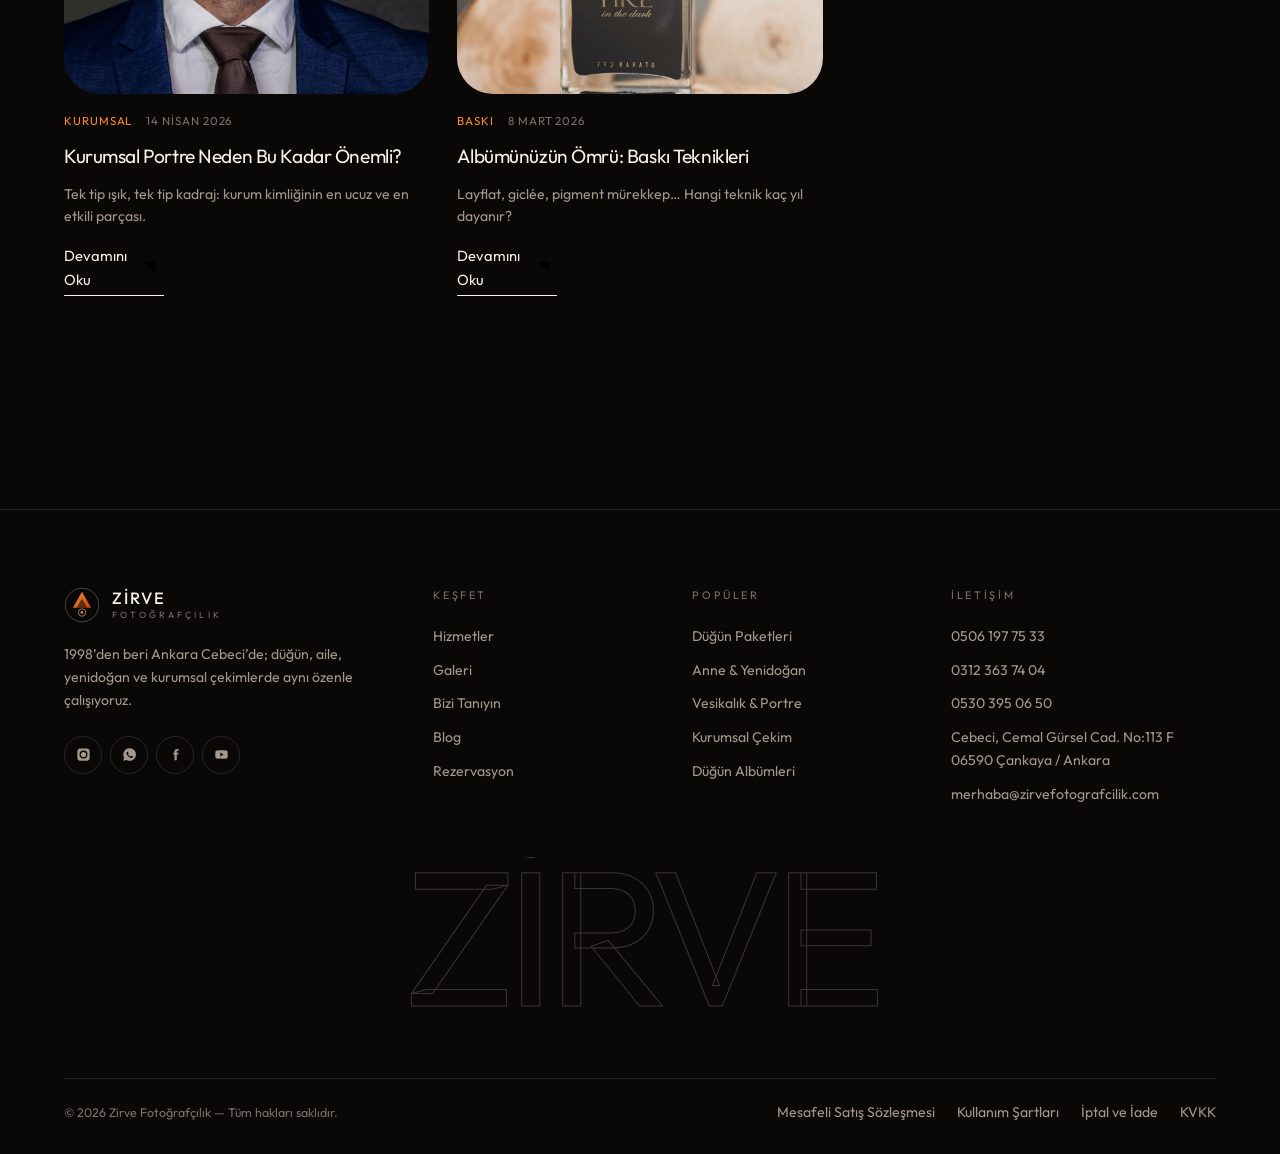
<file: blog.html>
<!DOCTYPE html>
<html lang="tr" data-theme="dark">
<head>
<meta charset="utf-8">
<meta name="viewport" content="width=device-width, initial-scale=1">
<title>Blog | Zirve Fotoğrafçılık</title>
<meta name="description" content="Çekim hazırlığı, lokasyon önerileri, albüm ve baskı teknikleri üzerine yazılar.">
<meta name="theme-color" content="#0A0807">
<meta property="og:title" content="Blog | Zirve Fotoğrafçılık">
<meta property="og:description" content="Çekim hazırlığı, lokasyon önerileri, albüm ve baskı teknikleri üzerine yazılar.">
<meta property="og:type" content="website">
<link rel="icon" href="data:image/svg+xml,%3Csvg xmlns='http://www.w3.org/2000/svg' viewBox='0 0 40 40'%3E%3Cpath d='M20 6 31 24H9L20 6Z' fill='%23FF8A2B'/%3E%3C/svg%3E">
<link rel="preconnect" href="https://fonts.googleapis.com">
<link rel="preconnect" href="https://fonts.gstatic.com" crossorigin>
<link href="https://fonts.googleapis.com/css2?family=Outfit:wght@200;300;400;500;600&display=swap" rel="stylesheet">
<link rel="stylesheet" href="assets/css/style.css">
<script>(function(){try{var t=localStorage.getItem('zirve-theme')||'dark';document.documentElement.setAttribute('data-theme',t);}catch(e){}})();</script>
</head>
<body data-page="blog">
<div class="curtain"><div class="curtain__logo">Zirve Fotoğrafçılık</div></div>

<div class="atmos" aria-hidden="true">
  <div class="atmos__glow"></div>
  <canvas class="atmos__shader"></canvas>
  <div class="atmos__leak"></div>
  <div class="atmos__grain"></div>
  <div class="atmos__vignette"></div>
</div>

<div class="shell">
<div class="ticker" aria-hidden="true">
  <div class="ticker__track">
    <div class="ticker__group"><span class="ticker__item">Vade Farksız 6 Taksit</span><span class="ticker__item">Cebeci Stüdyo Çekimi Dahil</span><span class="ticker__item">Esnek Rezervasyon İmkânı</span><span class="ticker__item">24 Saatte Dijital Teslim</span><span class="ticker__item">1998’den Beri Ankara</span></div>
    <div class="ticker__group"><span class="ticker__item">Vade Farksız 6 Taksit</span><span class="ticker__item">Cebeci Stüdyo Çekimi Dahil</span><span class="ticker__item">Esnek Rezervasyon İmkânı</span><span class="ticker__item">24 Saatte Dijital Teslim</span><span class="ticker__item">1998’den Beri Ankara</span></div>
  </div>
</div>

<header class="header">
  <div class="wrap header__in">
    <a class="brand" href="index.html" aria-label="Zirve Fotoğrafçılık ana sayfa">
      <span class="brand__mark"><svg viewBox="0 0 40 40" fill="none" aria-hidden="true">
  <defs><linearGradient id="zg" x1="0" y1="0" x2="1" y2="1">
    <stop offset="0" stop-color="#FF9A3D"/><stop offset="1" stop-color="#D6480A"/></linearGradient></defs>
  <circle cx="20" cy="20" r="18.6" stroke="currentColor" stroke-opacity=".28"/>
  <path d="M20 5.4 30.2 23H9.8L20 5.4Z" fill="url(#zg)" fill-opacity=".92"/>
  <path d="M20 12.8 25.8 23H14.2L20 12.8Z" fill="#0A0807" fill-opacity=".55"/>
  <circle cx="20" cy="28.4" r="4.1" stroke="currentColor" stroke-opacity=".55"/>
  <circle cx="20" cy="28.4" r="1.6" fill="url(#zg)"/>
</svg></span>
      <span class="brand__txt">
        <span class="brand__name">Zirve</span>
        <span class="brand__sub">Fotoğrafçılık</span>
      </span>
    </a>
    <nav class="nav" aria-label="Ana menü">
        <a class="nav__link" data-nav="index.html" href="index.html"><span>Ana Sayfa</span></a>
        <a class="nav__link" data-nav="hizmetler.html" href="hizmetler.html"><span>Hizmetler</span></a>
        <a class="nav__link" data-nav="galeri.html" href="galeri.html"><span>Galeri</span></a>
        <a class="nav__link" data-nav="bizi-taniyin.html" href="bizi-taniyin.html"><span>Bizi Tanıyın</span></a>
        <a class="nav__link" data-nav="blog.html" href="blog.html"><span>Blog</span></a>
        <a class="nav__link" data-nav="iletisim.html" href="iletisim.html"><span>İletişim</span></a>
    </nav>
    <div class="header__side">
      <button class="theme-t" data-theme-toggle aria-label="Aydınlık / karanlık tema">
        <span class="theme-t__ic theme-t__ic--sun"><svg viewBox="0 0 24 24"><circle cx="12" cy="12" r="4"/><path d="M12 2v2M12 20v2M4.9 4.9l1.4 1.4M17.7 17.7l1.4 1.4M2 12h2M20 12h2M4.9 19.1l1.4-1.4M17.7 6.3l1.4-1.4"/></svg></span>
        <span class="theme-t__ic theme-t__ic--moon"><svg viewBox="0 0 24 24"><path d="M21 12.8A9 9 0 1 1 11.2 3a7 7 0 0 0 9.8 9.8Z"/></svg></span>
        <span class="theme-t__knob"></span>
      </button>
      <a class="icon-btn" href="tel:+905061977533" aria-label="Telefon"><svg viewBox="0 0 24 24"><path d="M22 16.9v3a2 2 0 0 1-2.2 2 19.8 19.8 0 0 1-8.6-3.1 19.5 19.5 0 0 1-6-6A19.8 19.8 0 0 1 2.1 4.2 2 2 0 0 1 4.1 2h3a2 2 0 0 1 2 1.7c.1 1 .4 1.9.7 2.8a2 2 0 0 1-.5 2.1L8.1 9.9a16 16 0 0 0 6 6l1.3-1.2a2 2 0 0 1 2.1-.5c.9.3 1.8.6 2.8.7a2 2 0 0 1 1.7 2Z"/></svg></a>
      <a class="btn btn--solid btn--sm" href="rezervasyon.html" data-magnet>Rezervasyon Yap</a>
      <button class="burger" aria-label="Menü" aria-expanded="false"><i></i><i></i><i></i></button>
    </div>
  </div>
</header>

<div class="menu" id="mobil-menu">
  <ul class="menu__list">
        <li class="menu__item"><a href="index.html">Ana Sayfa</a></li>
        <li class="menu__item"><a href="hizmetler.html">Hizmetler</a></li>
        <li class="menu__item"><a href="galeri.html">Galeri</a></li>
        <li class="menu__item"><a href="bizi-taniyin.html">Bizi Tanıyın</a></li>
        <li class="menu__item"><a href="blog.html">Blog</a></li>
        <li class="menu__item"><a href="iletisim.html">İletişim</a></li>
        <li class="menu__item"><a href="rezervasyon.html">Rezervasyon</a></li>
  </ul>
  <div class="menu__foot">
    <a href="tel:+905061977533">0506 197 75 33</a>
    <a href="tel:+903123637404">0312 363 74 04</a>
    <span>Cebeci · Çankaya / Ankara</span>
  </div>
</div>

<main>
<section class="phead">
  <div class="wrap">
    <div class="phead__crumb"><a href="index.html">Ana Sayfa</a> <span>/</span> <span>Blog</span></div>
    <p class="eyebrow" style="margin-bottom:6px">Rehber & Notlar</p>
    <h1 data-split>Blog</h1>
    <p class="phead__lead">Çekim öncesi hazırlık rehberleri, lokasyon önerileri, baskı ve albüm teknikleri üzerine yazdıklarımız.</p>
  </div>
</section>
<section class="section" style="padding-top:clamp(20px,3vw,42px)">
  <div class="wrap">
    <div class="posts" id="postGrid"></div>
  </div>
</section>

</main>

<footer class="footer">
  <div class="wrap">
    <div class="footer__grid">
      <div class="footer__brand">
        <a class="brand" href="index.html">
          <span class="brand__mark"><svg viewBox="0 0 40 40" fill="none" aria-hidden="true">
  <defs><linearGradient id="zg" x1="0" y1="0" x2="1" y2="1">
    <stop offset="0" stop-color="#FF9A3D"/><stop offset="1" stop-color="#D6480A"/></linearGradient></defs>
  <circle cx="20" cy="20" r="18.6" stroke="currentColor" stroke-opacity=".28"/>
  <path d="M20 5.4 30.2 23H9.8L20 5.4Z" fill="url(#zg)" fill-opacity=".92"/>
  <path d="M20 12.8 25.8 23H14.2L20 12.8Z" fill="#0A0807" fill-opacity=".55"/>
  <circle cx="20" cy="28.4" r="4.1" stroke="currentColor" stroke-opacity=".55"/>
  <circle cx="20" cy="28.4" r="1.6" fill="url(#zg)"/>
</svg></span>
          <span class="brand__txt"><span class="brand__name">Zirve</span><span class="brand__sub">Fotoğrafçılık</span></span>
        </a>
        <p>1998’den beri Ankara Cebeci’de; düğün, aile, yenidoğan ve kurumsal çekimlerde aynı özenle çalışıyoruz.</p>
        <div class="socials">
          <a href="#" aria-label="Instagram"><svg viewBox="0 0 24 24"><path d="M12 2.2c3.2 0 3.6 0 4.9.1 1.2.1 1.8.3 2.2.4.6.2 1 .5 1.4.9.4.4.7.8.9 1.4.2.4.4 1 .4 2.2.1 1.3.1 1.7.1 4.9s0 3.6-.1 4.9c0 1.2-.2 1.8-.4 2.2-.2.6-.5 1-.9 1.4-.4.4-.8.7-1.4.9-.4.2-1 .4-2.2.4-1.3.1-1.7.1-4.9.1s-3.6 0-4.9-.1c-1.2 0-1.8-.2-2.2-.4-.6-.2-1-.5-1.4-.9-.4-.4-.7-.8-.9-1.4-.2-.4-.4-1-.4-2.2C2.2 15.6 2.2 15.2 2.2 12s0-3.6.1-4.9c0-1.2.2-1.8.4-2.2.2-.6.5-1 .9-1.4.4-.4.8-.7 1.4-.9.4-.2 1-.4 2.2-.4C8.4 2.2 8.8 2.2 12 2.2Zm0 3.4A6.4 6.4 0 1 0 18.4 12 6.4 6.4 0 0 0 12 5.6Zm0 10.6A4.2 4.2 0 1 1 16.2 12 4.2 4.2 0 0 1 12 16.2Zm6.6-10.9a1.5 1.5 0 1 1-1.5-1.5 1.5 1.5 0 0 1 1.5 1.5Z"/></svg></a>
          <a href="#" aria-label="WhatsApp"><svg viewBox="0 0 24 24"><path d="M12 2a10 10 0 0 0-8.6 15L2 22l5.2-1.4A10 10 0 1 0 12 2Zm5.6 14.2c-.2.6-1.3 1.2-1.8 1.3-.5.1-1 .1-1.7-.1-.4-.1-.9-.3-1.5-.6-2.7-1.2-4.4-3.9-4.5-4.1-.1-.2-1.1-1.4-1.1-2.6s.6-1.8.9-2.1c.2-.2.5-.3.7-.3h.5c.2 0 .4 0 .6.5l.8 2c.1.2.1.3 0 .5l-.4.5-.3.3c-.1.1-.2.3 0 .5.1.3.7 1.1 1.4 1.8.9.8 1.7 1.1 1.9 1.2.2.1.4.1.5-.1l.7-.9c.2-.2.3-.2.5-.1l2 .9c.2.1.4.2.4.3.1.2.1.7-.1 1.2Z"/></svg></a>
          <a href="#" aria-label="Facebook"><svg viewBox="0 0 24 24"><path d="M14 9V7.2c0-.8.2-1.2 1.4-1.2H17V3h-2.6C11.3 3 10.4 4.5 10.4 6.9V9H8.5v3h1.9v9H14v-9h2.5l.4-3H14Z"/></svg></a>
          <a href="#" aria-label="YouTube"><svg viewBox="0 0 24 24"><path d="M22 12s0-3.2-.4-4.7a2.5 2.5 0 0 0-1.7-1.8C18.3 5 12 5 12 5s-6.3 0-7.9.5a2.5 2.5 0 0 0-1.7 1.8C2 8.8 2 12 2 12s0 3.2.4 4.7a2.5 2.5 0 0 0 1.7 1.8C5.7 19 12 19 12 19s6.3 0 7.9-.5a2.5 2.5 0 0 0 1.7-1.8C22 15.2 22 12 22 12ZM10 15.2V8.8l5.3 3.2Z"/></svg></a>
        </div>
      </div>
      <div>
        <p class="footer__t">Keşfet</p>
        <div class="footer__list">
          <a href="hizmetler.html">Hizmetler</a>
          <a href="galeri.html">Galeri</a>
          <a href="bizi-taniyin.html">Bizi Tanıyın</a>
          <a href="blog.html">Blog</a>
          <a href="rezervasyon.html">Rezervasyon</a>
        </div>
      </div>
      <div>
        <p class="footer__t">Popüler</p>
        <div class="footer__list">
          <a href="hizmet.html?h=dugun-paketleri">Düğün Paketleri</a>
          <a href="hizmet.html?h=anne-ve-yenidogan">Anne &amp; Yenidoğan</a>
          <a href="hizmet.html?h=vesikalik-ve-portre">Vesikalık &amp; Portre</a>
          <a href="hizmet.html?h=kurumsal-fotografcilik">Kurumsal Çekim</a>
          <a href="hizmet.html?h=dugun-albumleri">Düğün Albümleri</a>
        </div>
      </div>
      <div>
        <p class="footer__t">İletişim</p>
        <div class="footer__list">
          <a href="tel:+905061977533">0506 197 75 33</a>
          <a href="tel:+903123637404">0312 363 74 04</a>
          <a href="tel:+905303950650">0530 395 06 50</a>
          <span>Cebeci, Cemal Gürsel Cad. No:113 F<br>06590 Çankaya / Ankara</span>
          <a href="mailto:merhaba@zirvefotografcilik.com">merhaba@zirvefotografcilik.com</a>
        </div>
      </div>
    </div>
    <div class="footer__wordmark" aria-hidden="true">ZİRVE</div>
    <div class="footer__bar">
      <span>© 2026 Zirve Fotoğrafçılık — Tüm hakları saklıdır.</span>
      <div class="footer__list" style="flex-direction:row;gap:22px;flex-wrap:wrap">
        <a href="mesafeli-satis-sozlesmesi.html">Mesafeli Satış Sözleşmesi</a>
        <a href="kullanim-sartlari.html">Kullanım Şartları</a>
        <a href="iptal-ve-iade.html">İptal ve İade</a>
        <a href="kvkk.html">KVKK</a>
      </div>
    </div>
  </div>
</footer>
</div>

<div class="dock">
  <div class="dock__l"><b>Tarihinizi ayırtın</b><span>Vade farksız 6 taksit · ₺0 peşinat</span></div>
  <a class="btn btn--solid btn--sm" href="rezervasyon.html">Devam Et</a>
  <button class="dock__x" aria-label="Kapat">✕</button>
</div>
<script src="assets/js/data.js"></script>
<script src="assets/js/site.js"></script>
<script src="assets/js/pages.js"></script>
</body>
</html>
</file>
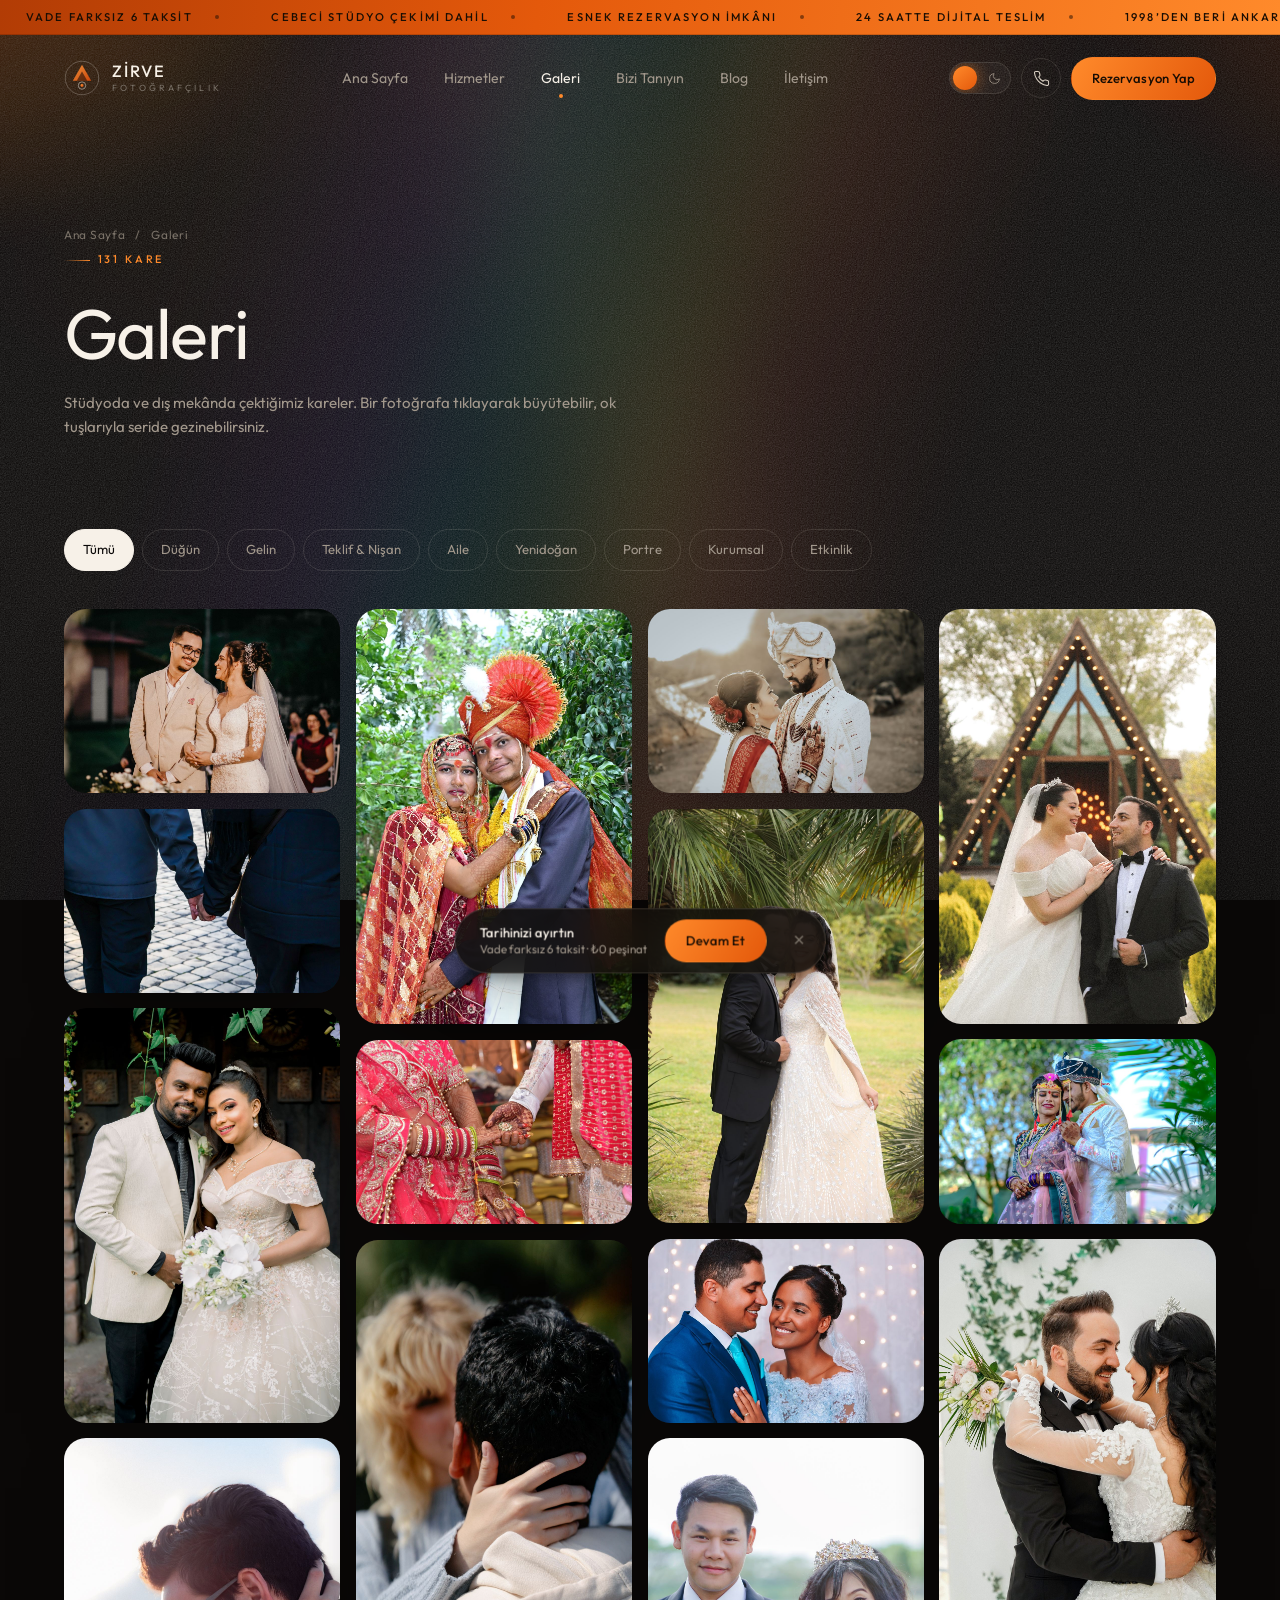
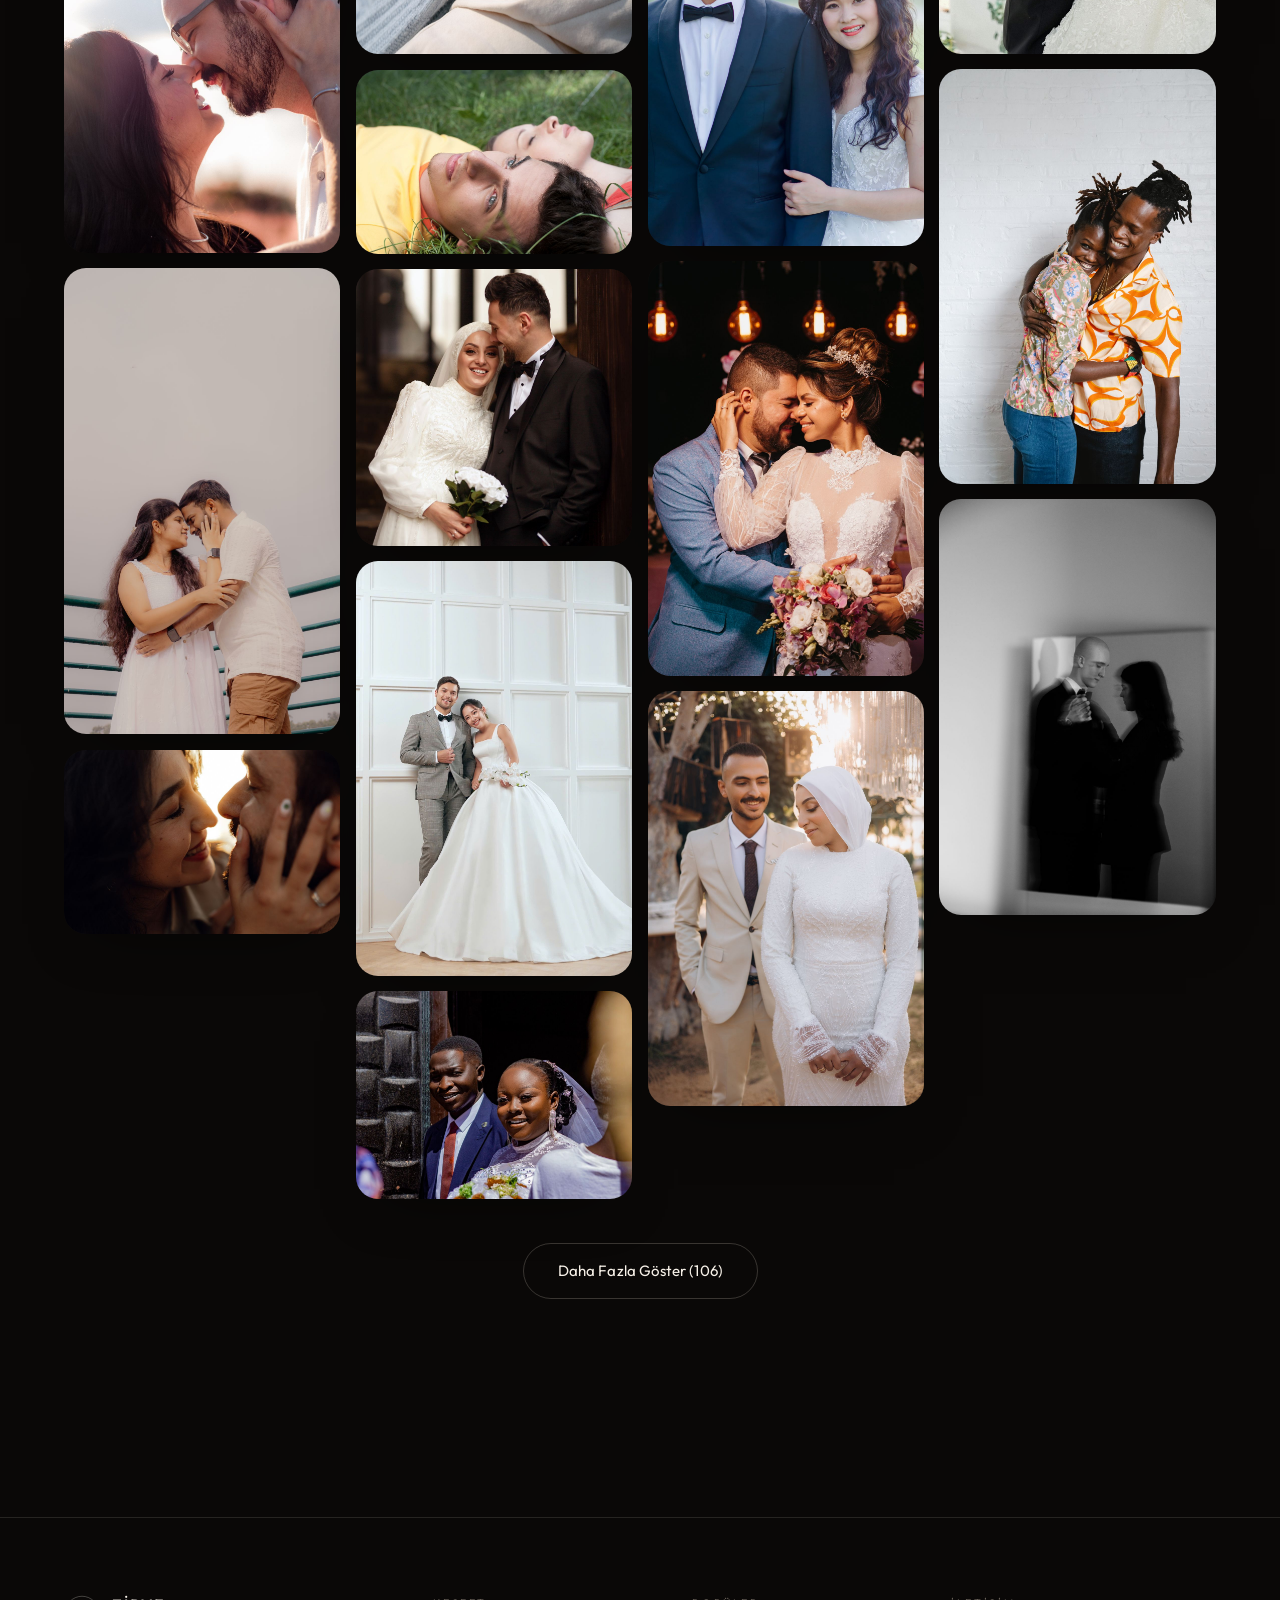
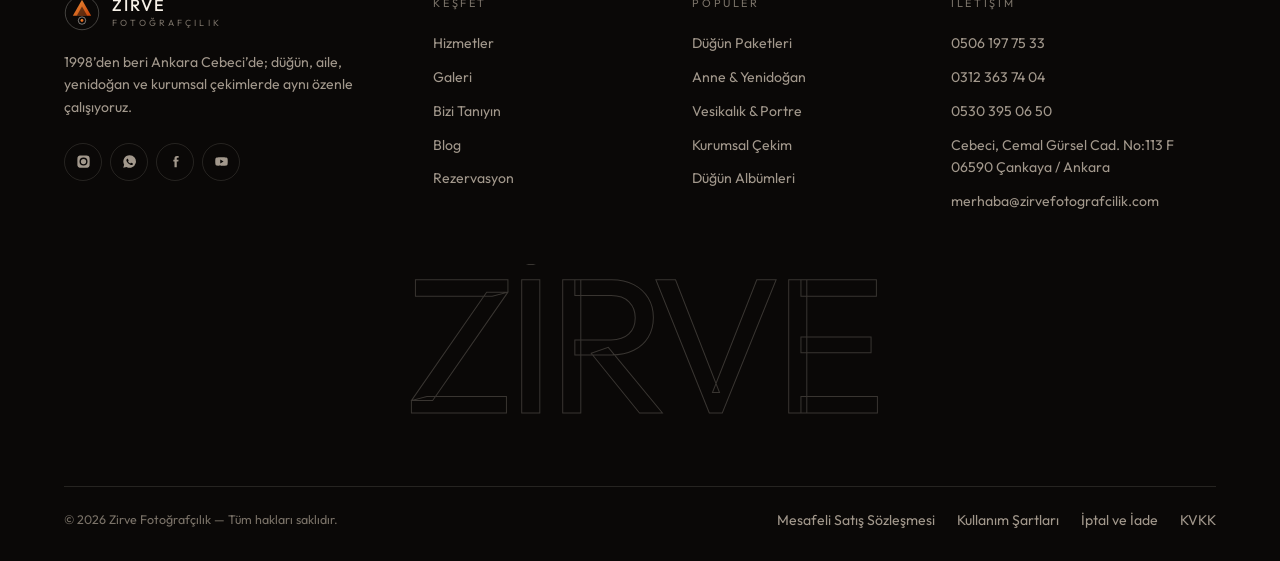
<file: galeri.html>
<!DOCTYPE html>
<html lang="tr" data-theme="dark">
<head>
<meta charset="utf-8">
<meta name="viewport" content="width=device-width, initial-scale=1">
<title>Galeri | Zirve Fotoğrafçılık</title>
<meta name="description" content="Düğün, gelin, aile, yenidoğan, portre ve kurumsal çekimlerimizden seçtiğimiz kareler.">
<meta name="theme-color" content="#0A0807">
<meta property="og:title" content="Galeri | Zirve Fotoğrafçılık">
<meta property="og:description" content="Düğün, gelin, aile, yenidoğan, portre ve kurumsal çekimlerimizden seçtiğimiz kareler.">
<meta property="og:type" content="website">
<link rel="icon" href="data:image/svg+xml,%3Csvg xmlns='http://www.w3.org/2000/svg' viewBox='0 0 40 40'%3E%3Cpath d='M20 6 31 24H9L20 6Z' fill='%23FF8A2B'/%3E%3C/svg%3E">
<link rel="preconnect" href="https://fonts.googleapis.com">
<link rel="preconnect" href="https://fonts.gstatic.com" crossorigin>
<link href="https://fonts.googleapis.com/css2?family=Outfit:wght@200;300;400;500;600&display=swap" rel="stylesheet">
<link rel="stylesheet" href="assets/css/style.css">
<script>(function(){try{var t=localStorage.getItem('zirve-theme')||'dark';document.documentElement.setAttribute('data-theme',t);}catch(e){}})();</script>
</head>
<body data-page="gallery">
<div class="curtain"><div class="curtain__logo">Zirve Fotoğrafçılık</div></div>

<div class="atmos" aria-hidden="true">
  <div class="atmos__glow"></div>
  <canvas class="atmos__shader"></canvas>
  <div class="atmos__leak"></div>
  <div class="atmos__grain"></div>
  <div class="atmos__vignette"></div>
</div>

<div class="shell">
<div class="ticker" aria-hidden="true">
  <div class="ticker__track">
    <div class="ticker__group"><span class="ticker__item">Vade Farksız 6 Taksit</span><span class="ticker__item">Cebeci Stüdyo Çekimi Dahil</span><span class="ticker__item">Esnek Rezervasyon İmkânı</span><span class="ticker__item">24 Saatte Dijital Teslim</span><span class="ticker__item">1998’den Beri Ankara</span></div>
    <div class="ticker__group"><span class="ticker__item">Vade Farksız 6 Taksit</span><span class="ticker__item">Cebeci Stüdyo Çekimi Dahil</span><span class="ticker__item">Esnek Rezervasyon İmkânı</span><span class="ticker__item">24 Saatte Dijital Teslim</span><span class="ticker__item">1998’den Beri Ankara</span></div>
  </div>
</div>

<header class="header">
  <div class="wrap header__in">
    <a class="brand" href="index.html" aria-label="Zirve Fotoğrafçılık ana sayfa">
      <span class="brand__mark"><svg viewBox="0 0 40 40" fill="none" aria-hidden="true">
  <defs><linearGradient id="zg" x1="0" y1="0" x2="1" y2="1">
    <stop offset="0" stop-color="#FF9A3D"/><stop offset="1" stop-color="#D6480A"/></linearGradient></defs>
  <circle cx="20" cy="20" r="18.6" stroke="currentColor" stroke-opacity=".28"/>
  <path d="M20 5.4 30.2 23H9.8L20 5.4Z" fill="url(#zg)" fill-opacity=".92"/>
  <path d="M20 12.8 25.8 23H14.2L20 12.8Z" fill="#0A0807" fill-opacity=".55"/>
  <circle cx="20" cy="28.4" r="4.1" stroke="currentColor" stroke-opacity=".55"/>
  <circle cx="20" cy="28.4" r="1.6" fill="url(#zg)"/>
</svg></span>
      <span class="brand__txt">
        <span class="brand__name">Zirve</span>
        <span class="brand__sub">Fotoğrafçılık</span>
      </span>
    </a>
    <nav class="nav" aria-label="Ana menü">
        <a class="nav__link" data-nav="index.html" href="index.html"><span>Ana Sayfa</span></a>
        <a class="nav__link" data-nav="hizmetler.html" href="hizmetler.html"><span>Hizmetler</span></a>
        <a class="nav__link" data-nav="galeri.html" href="galeri.html"><span>Galeri</span></a>
        <a class="nav__link" data-nav="bizi-taniyin.html" href="bizi-taniyin.html"><span>Bizi Tanıyın</span></a>
        <a class="nav__link" data-nav="blog.html" href="blog.html"><span>Blog</span></a>
        <a class="nav__link" data-nav="iletisim.html" href="iletisim.html"><span>İletişim</span></a>
    </nav>
    <div class="header__side">
      <button class="theme-t" data-theme-toggle aria-label="Aydınlık / karanlık tema">
        <span class="theme-t__ic theme-t__ic--sun"><svg viewBox="0 0 24 24"><circle cx="12" cy="12" r="4"/><path d="M12 2v2M12 20v2M4.9 4.9l1.4 1.4M17.7 17.7l1.4 1.4M2 12h2M20 12h2M4.9 19.1l1.4-1.4M17.7 6.3l1.4-1.4"/></svg></span>
        <span class="theme-t__ic theme-t__ic--moon"><svg viewBox="0 0 24 24"><path d="M21 12.8A9 9 0 1 1 11.2 3a7 7 0 0 0 9.8 9.8Z"/></svg></span>
        <span class="theme-t__knob"></span>
      </button>
      <a class="icon-btn" href="tel:+905061977533" aria-label="Telefon"><svg viewBox="0 0 24 24"><path d="M22 16.9v3a2 2 0 0 1-2.2 2 19.8 19.8 0 0 1-8.6-3.1 19.5 19.5 0 0 1-6-6A19.8 19.8 0 0 1 2.1 4.2 2 2 0 0 1 4.1 2h3a2 2 0 0 1 2 1.7c.1 1 .4 1.9.7 2.8a2 2 0 0 1-.5 2.1L8.1 9.9a16 16 0 0 0 6 6l1.3-1.2a2 2 0 0 1 2.1-.5c.9.3 1.8.6 2.8.7a2 2 0 0 1 1.7 2Z"/></svg></a>
      <a class="btn btn--solid btn--sm" href="rezervasyon.html" data-magnet>Rezervasyon Yap</a>
      <button class="burger" aria-label="Menü" aria-expanded="false"><i></i><i></i><i></i></button>
    </div>
  </div>
</header>

<div class="menu" id="mobil-menu">
  <ul class="menu__list">
        <li class="menu__item"><a href="index.html">Ana Sayfa</a></li>
        <li class="menu__item"><a href="hizmetler.html">Hizmetler</a></li>
        <li class="menu__item"><a href="galeri.html">Galeri</a></li>
        <li class="menu__item"><a href="bizi-taniyin.html">Bizi Tanıyın</a></li>
        <li class="menu__item"><a href="blog.html">Blog</a></li>
        <li class="menu__item"><a href="iletisim.html">İletişim</a></li>
        <li class="menu__item"><a href="rezervasyon.html">Rezervasyon</a></li>
  </ul>
  <div class="menu__foot">
    <a href="tel:+905061977533">0506 197 75 33</a>
    <a href="tel:+903123637404">0312 363 74 04</a>
    <span>Cebeci · Çankaya / Ankara</span>
  </div>
</div>

<main>
<section class="phead">
  <div class="wrap">
    <div class="phead__crumb"><a href="index.html">Ana Sayfa</a> <span>/</span> <span>Galeri</span></div>
    <p class="eyebrow" style="margin-bottom:6px">131 Kare</p>
    <h1 data-split>Galeri</h1>
    <p class="phead__lead">Stüdyoda ve dış mekânda çektiğimiz kareler. Bir fotoğrafa tıklayarak büyütebilir, ok tuşlarıyla seride gezinebilirsiniz.</p>
  </div>
</section>
<section class="section" style="padding-top:clamp(20px,3vw,42px)">
  <div class="wrap">
    <div class="filters" id="galFilters"></div>
    <div class="masonry" id="galGrid"></div>
    <div class="center mt-l">
      <button class="btn" id="galMore" data-magnet>Daha Fazla Göster</button>
    </div>
  </div>
</section>

</main>

<footer class="footer">
  <div class="wrap">
    <div class="footer__grid">
      <div class="footer__brand">
        <a class="brand" href="index.html">
          <span class="brand__mark"><svg viewBox="0 0 40 40" fill="none" aria-hidden="true">
  <defs><linearGradient id="zg" x1="0" y1="0" x2="1" y2="1">
    <stop offset="0" stop-color="#FF9A3D"/><stop offset="1" stop-color="#D6480A"/></linearGradient></defs>
  <circle cx="20" cy="20" r="18.6" stroke="currentColor" stroke-opacity=".28"/>
  <path d="M20 5.4 30.2 23H9.8L20 5.4Z" fill="url(#zg)" fill-opacity=".92"/>
  <path d="M20 12.8 25.8 23H14.2L20 12.8Z" fill="#0A0807" fill-opacity=".55"/>
  <circle cx="20" cy="28.4" r="4.1" stroke="currentColor" stroke-opacity=".55"/>
  <circle cx="20" cy="28.4" r="1.6" fill="url(#zg)"/>
</svg></span>
          <span class="brand__txt"><span class="brand__name">Zirve</span><span class="brand__sub">Fotoğrafçılık</span></span>
        </a>
        <p>1998’den beri Ankara Cebeci’de; düğün, aile, yenidoğan ve kurumsal çekimlerde aynı özenle çalışıyoruz.</p>
        <div class="socials">
          <a href="#" aria-label="Instagram"><svg viewBox="0 0 24 24"><path d="M12 2.2c3.2 0 3.6 0 4.9.1 1.2.1 1.8.3 2.2.4.6.2 1 .5 1.4.9.4.4.7.8.9 1.4.2.4.4 1 .4 2.2.1 1.3.1 1.7.1 4.9s0 3.6-.1 4.9c0 1.2-.2 1.8-.4 2.2-.2.6-.5 1-.9 1.4-.4.4-.8.7-1.4.9-.4.2-1 .4-2.2.4-1.3.1-1.7.1-4.9.1s-3.6 0-4.9-.1c-1.2 0-1.8-.2-2.2-.4-.6-.2-1-.5-1.4-.9-.4-.4-.7-.8-.9-1.4-.2-.4-.4-1-.4-2.2C2.2 15.6 2.2 15.2 2.2 12s0-3.6.1-4.9c0-1.2.2-1.8.4-2.2.2-.6.5-1 .9-1.4.4-.4.8-.7 1.4-.9.4-.2 1-.4 2.2-.4C8.4 2.2 8.8 2.2 12 2.2Zm0 3.4A6.4 6.4 0 1 0 18.4 12 6.4 6.4 0 0 0 12 5.6Zm0 10.6A4.2 4.2 0 1 1 16.2 12 4.2 4.2 0 0 1 12 16.2Zm6.6-10.9a1.5 1.5 0 1 1-1.5-1.5 1.5 1.5 0 0 1 1.5 1.5Z"/></svg></a>
          <a href="#" aria-label="WhatsApp"><svg viewBox="0 0 24 24"><path d="M12 2a10 10 0 0 0-8.6 15L2 22l5.2-1.4A10 10 0 1 0 12 2Zm5.6 14.2c-.2.6-1.3 1.2-1.8 1.3-.5.1-1 .1-1.7-.1-.4-.1-.9-.3-1.5-.6-2.7-1.2-4.4-3.9-4.5-4.1-.1-.2-1.1-1.4-1.1-2.6s.6-1.8.9-2.1c.2-.2.5-.3.7-.3h.5c.2 0 .4 0 .6.5l.8 2c.1.2.1.3 0 .5l-.4.5-.3.3c-.1.1-.2.3 0 .5.1.3.7 1.1 1.4 1.8.9.8 1.7 1.1 1.9 1.2.2.1.4.1.5-.1l.7-.9c.2-.2.3-.2.5-.1l2 .9c.2.1.4.2.4.3.1.2.1.7-.1 1.2Z"/></svg></a>
          <a href="#" aria-label="Facebook"><svg viewBox="0 0 24 24"><path d="M14 9V7.2c0-.8.2-1.2 1.4-1.2H17V3h-2.6C11.3 3 10.4 4.5 10.4 6.9V9H8.5v3h1.9v9H14v-9h2.5l.4-3H14Z"/></svg></a>
          <a href="#" aria-label="YouTube"><svg viewBox="0 0 24 24"><path d="M22 12s0-3.2-.4-4.7a2.5 2.5 0 0 0-1.7-1.8C18.3 5 12 5 12 5s-6.3 0-7.9.5a2.5 2.5 0 0 0-1.7 1.8C2 8.8 2 12 2 12s0 3.2.4 4.7a2.5 2.5 0 0 0 1.7 1.8C5.7 19 12 19 12 19s6.3 0 7.9-.5a2.5 2.5 0 0 0 1.7-1.8C22 15.2 22 12 22 12ZM10 15.2V8.8l5.3 3.2Z"/></svg></a>
        </div>
      </div>
      <div>
        <p class="footer__t">Keşfet</p>
        <div class="footer__list">
          <a href="hizmetler.html">Hizmetler</a>
          <a href="galeri.html">Galeri</a>
          <a href="bizi-taniyin.html">Bizi Tanıyın</a>
          <a href="blog.html">Blog</a>
          <a href="rezervasyon.html">Rezervasyon</a>
        </div>
      </div>
      <div>
        <p class="footer__t">Popüler</p>
        <div class="footer__list">
          <a href="hizmet.html?h=dugun-paketleri">Düğün Paketleri</a>
          <a href="hizmet.html?h=anne-ve-yenidogan">Anne &amp; Yenidoğan</a>
          <a href="hizmet.html?h=vesikalik-ve-portre">Vesikalık &amp; Portre</a>
          <a href="hizmet.html?h=kurumsal-fotografcilik">Kurumsal Çekim</a>
          <a href="hizmet.html?h=dugun-albumleri">Düğün Albümleri</a>
        </div>
      </div>
      <div>
        <p class="footer__t">İletişim</p>
        <div class="footer__list">
          <a href="tel:+905061977533">0506 197 75 33</a>
          <a href="tel:+903123637404">0312 363 74 04</a>
          <a href="tel:+905303950650">0530 395 06 50</a>
          <span>Cebeci, Cemal Gürsel Cad. No:113 F<br>06590 Çankaya / Ankara</span>
          <a href="mailto:merhaba@zirvefotografcilik.com">merhaba@zirvefotografcilik.com</a>
        </div>
      </div>
    </div>
    <div class="footer__wordmark" aria-hidden="true">ZİRVE</div>
    <div class="footer__bar">
      <span>© 2026 Zirve Fotoğrafçılık — Tüm hakları saklıdır.</span>
      <div class="footer__list" style="flex-direction:row;gap:22px;flex-wrap:wrap">
        <a href="mesafeli-satis-sozlesmesi.html">Mesafeli Satış Sözleşmesi</a>
        <a href="kullanim-sartlari.html">Kullanım Şartları</a>
        <a href="iptal-ve-iade.html">İptal ve İade</a>
        <a href="kvkk.html">KVKK</a>
      </div>
    </div>
  </div>
</footer>
</div>

<div class="dock">
  <div class="dock__l"><b>Tarihinizi ayırtın</b><span>Vade farksız 6 taksit · ₺0 peşinat</span></div>
  <a class="btn btn--solid btn--sm" href="rezervasyon.html">Devam Et</a>
  <button class="dock__x" aria-label="Kapat">✕</button>
</div>
<script src="assets/js/data.js"></script>
<script src="assets/js/site.js"></script>
<script src="assets/js/pages.js"></script>
</body>
</html>
</file>
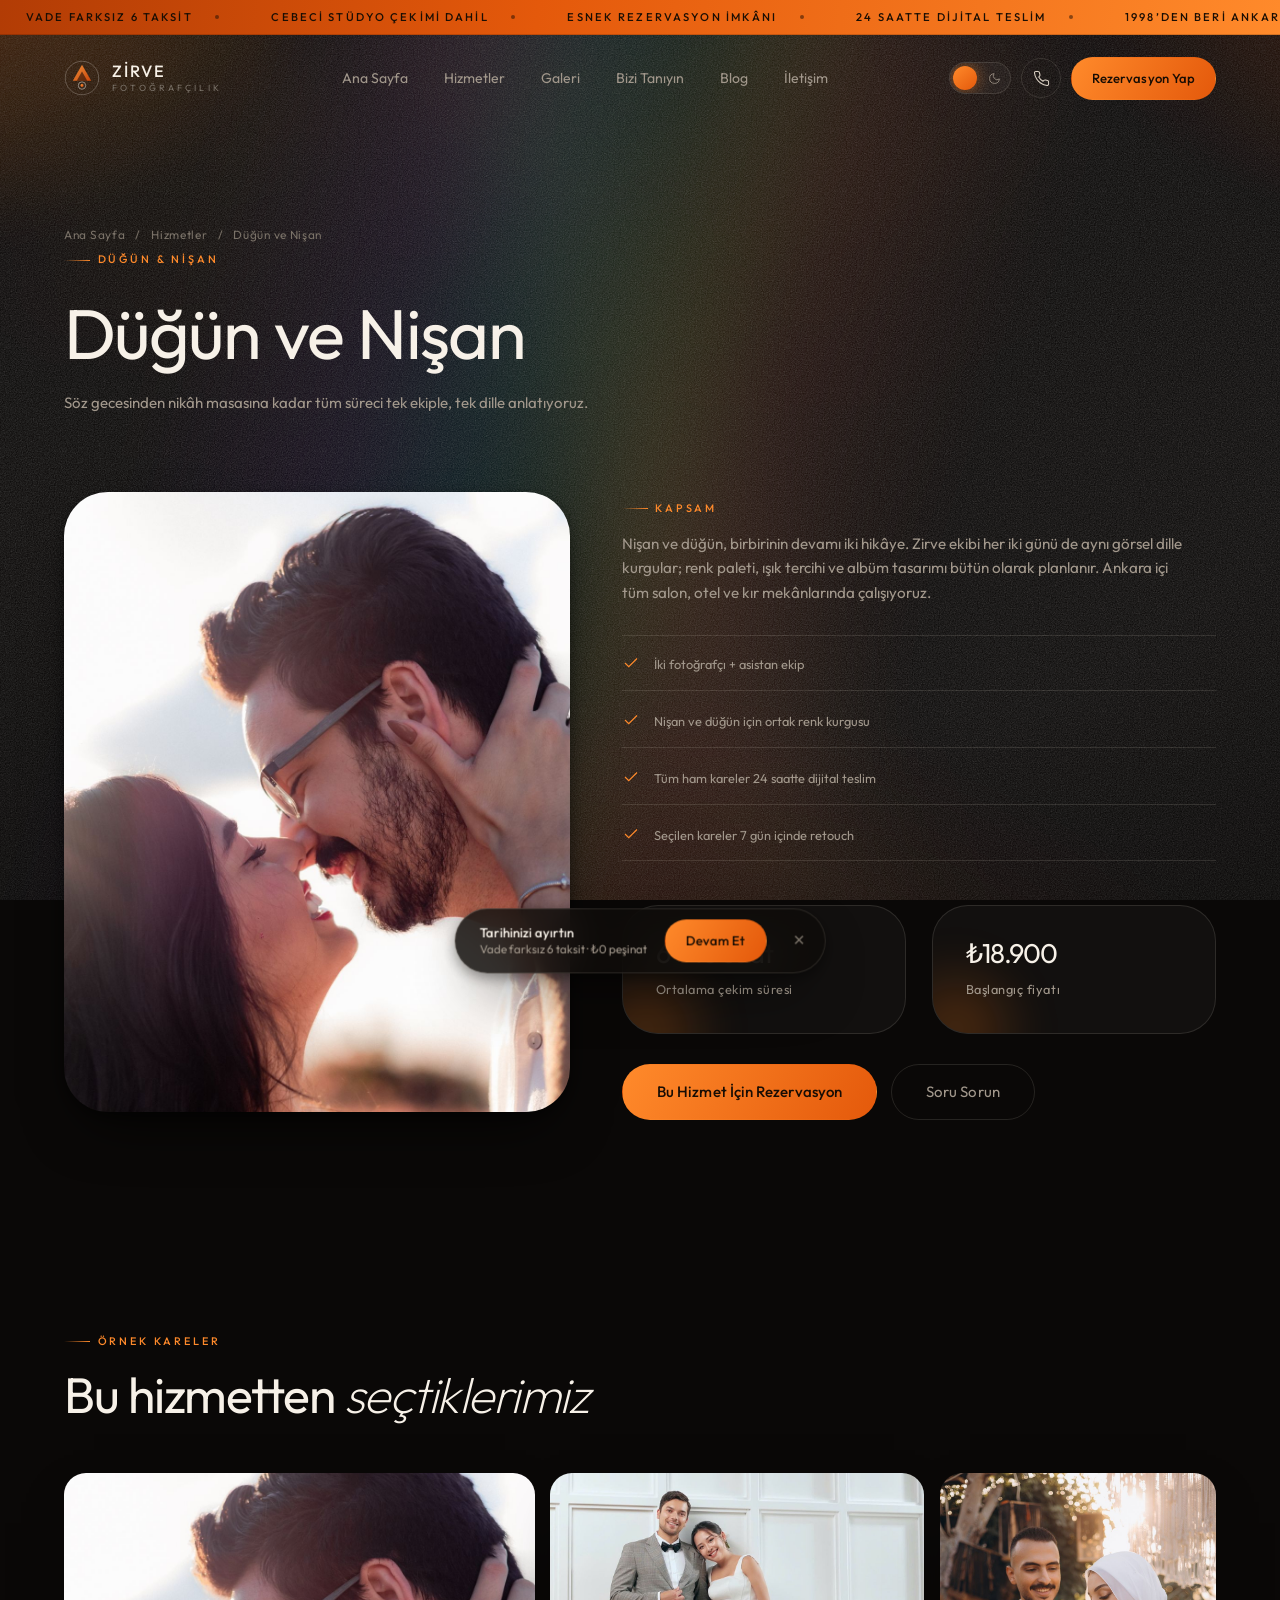
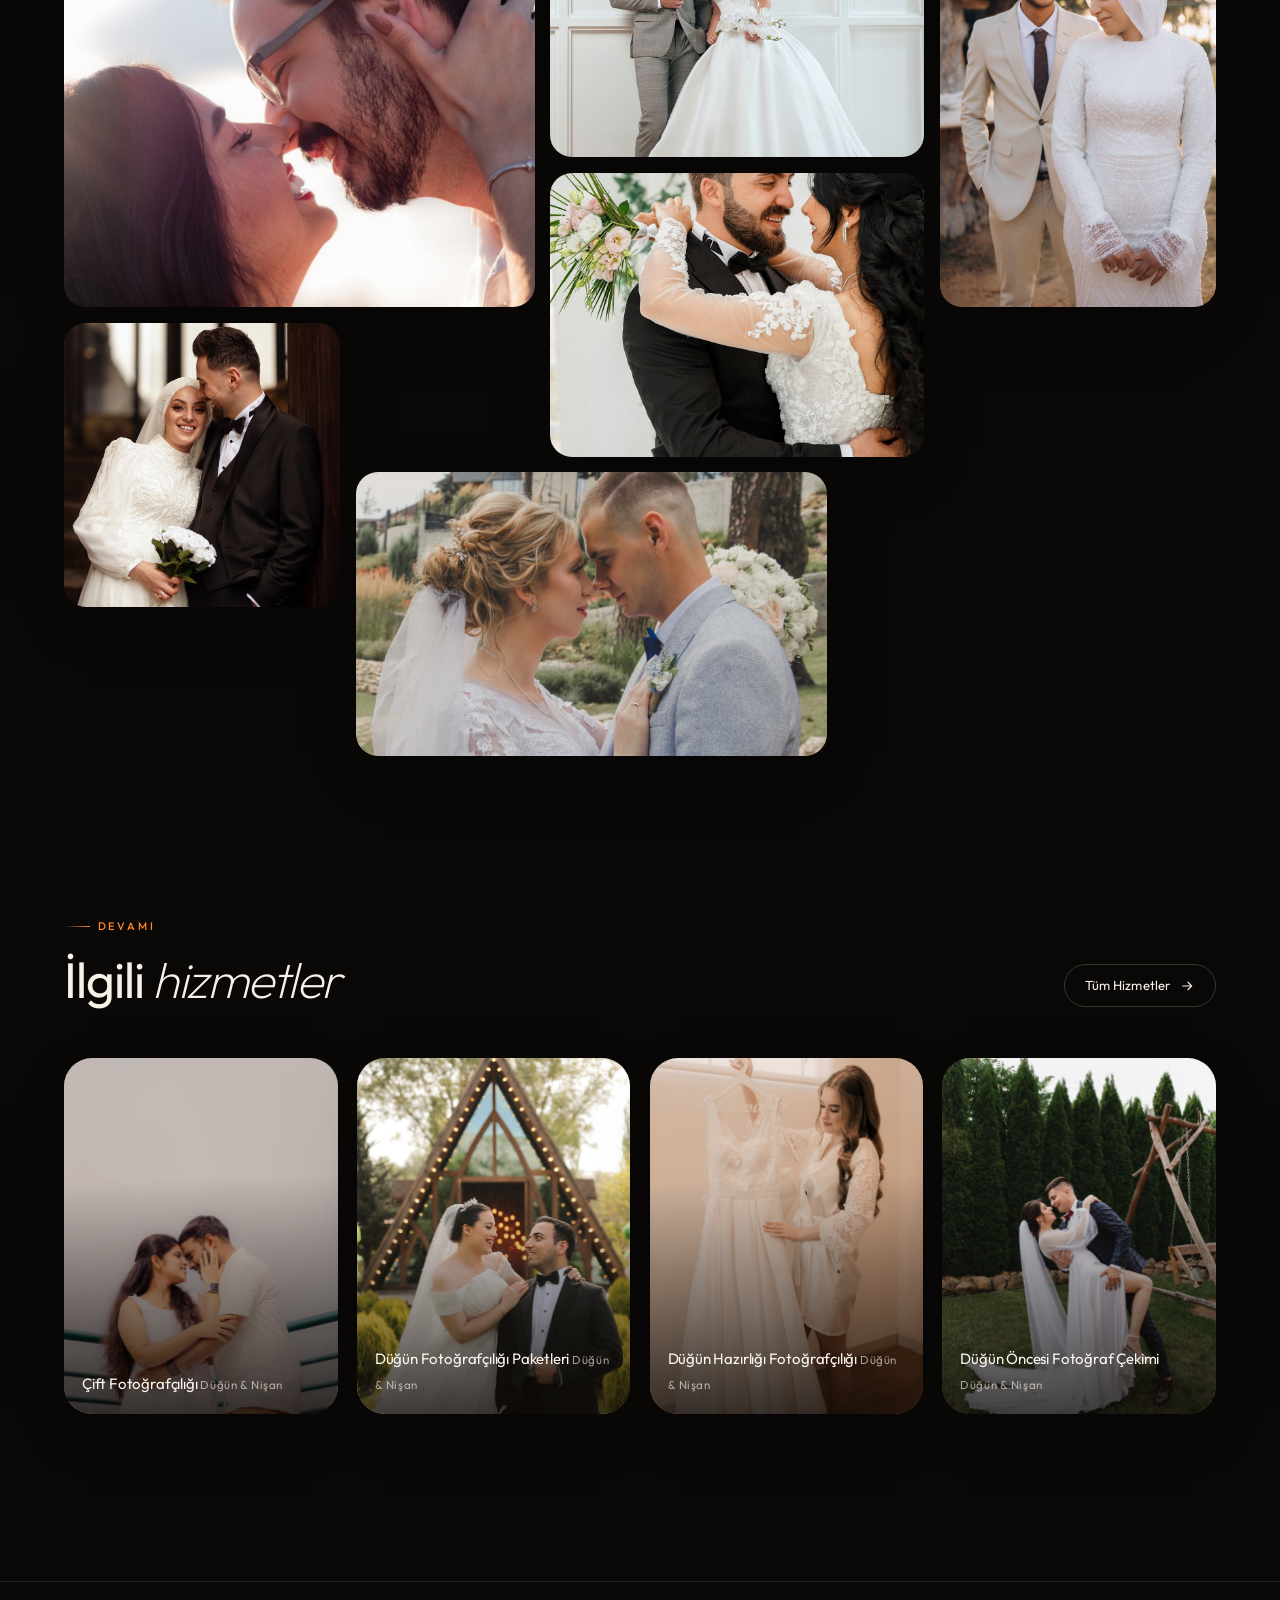
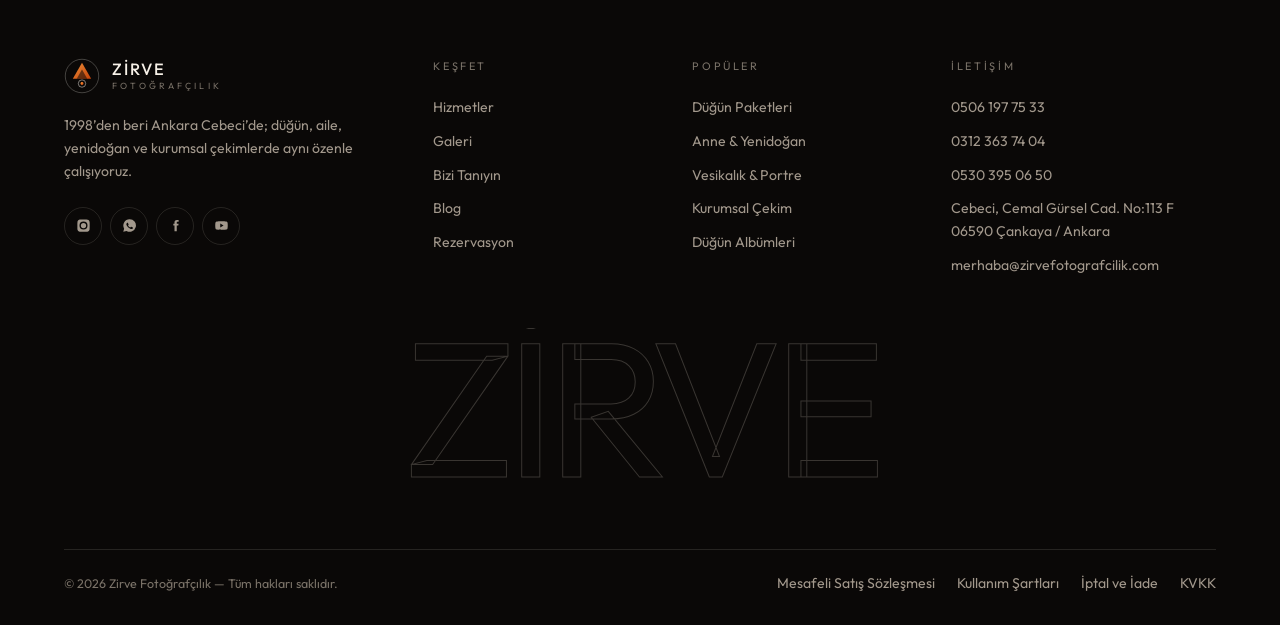
<file: hizmet.html>
<!DOCTYPE html>
<html lang="tr" data-theme="dark">
<head>
<meta charset="utf-8">
<meta name="viewport" content="width=device-width, initial-scale=1">
<title>Hizmet Detayı | Zirve Fotoğrafçılık</title>
<meta name="description" content="Zirve Fotoğrafçılık hizmet detayı, kapsam, süre ve fiyat bilgisi.">
<meta name="theme-color" content="#0A0807">
<meta property="og:title" content="Hizmet Detayı | Zirve Fotoğrafçılık">
<meta property="og:description" content="Zirve Fotoğrafçılık hizmet detayı, kapsam, süre ve fiyat bilgisi.">
<meta property="og:type" content="website">
<link rel="icon" href="data:image/svg+xml,%3Csvg xmlns='http://www.w3.org/2000/svg' viewBox='0 0 40 40'%3E%3Cpath d='M20 6 31 24H9L20 6Z' fill='%23FF8A2B'/%3E%3C/svg%3E">
<link rel="preconnect" href="https://fonts.googleapis.com">
<link rel="preconnect" href="https://fonts.gstatic.com" crossorigin>
<link href="https://fonts.googleapis.com/css2?family=Outfit:wght@200;300;400;500;600&display=swap" rel="stylesheet">
<link rel="stylesheet" href="assets/css/style.css">
<script>(function(){try{var t=localStorage.getItem('zirve-theme')||'dark';document.documentElement.setAttribute('data-theme',t);}catch(e){}})();</script>
</head>
<body data-page="service">
<div class="curtain"><div class="curtain__logo">Zirve Fotoğrafçılık</div></div>

<div class="atmos" aria-hidden="true">
  <div class="atmos__glow"></div>
  <canvas class="atmos__shader"></canvas>
  <div class="atmos__leak"></div>
  <div class="atmos__grain"></div>
  <div class="atmos__vignette"></div>
</div>

<div class="shell">
<div class="ticker" aria-hidden="true">
  <div class="ticker__track">
    <div class="ticker__group"><span class="ticker__item">Vade Farksız 6 Taksit</span><span class="ticker__item">Cebeci Stüdyo Çekimi Dahil</span><span class="ticker__item">Esnek Rezervasyon İmkânı</span><span class="ticker__item">24 Saatte Dijital Teslim</span><span class="ticker__item">1998’den Beri Ankara</span></div>
    <div class="ticker__group"><span class="ticker__item">Vade Farksız 6 Taksit</span><span class="ticker__item">Cebeci Stüdyo Çekimi Dahil</span><span class="ticker__item">Esnek Rezervasyon İmkânı</span><span class="ticker__item">24 Saatte Dijital Teslim</span><span class="ticker__item">1998’den Beri Ankara</span></div>
  </div>
</div>

<header class="header">
  <div class="wrap header__in">
    <a class="brand" href="index.html" aria-label="Zirve Fotoğrafçılık ana sayfa">
      <span class="brand__mark"><svg viewBox="0 0 40 40" fill="none" aria-hidden="true">
  <defs><linearGradient id="zg" x1="0" y1="0" x2="1" y2="1">
    <stop offset="0" stop-color="#FF9A3D"/><stop offset="1" stop-color="#D6480A"/></linearGradient></defs>
  <circle cx="20" cy="20" r="18.6" stroke="currentColor" stroke-opacity=".28"/>
  <path d="M20 5.4 30.2 23H9.8L20 5.4Z" fill="url(#zg)" fill-opacity=".92"/>
  <path d="M20 12.8 25.8 23H14.2L20 12.8Z" fill="#0A0807" fill-opacity=".55"/>
  <circle cx="20" cy="28.4" r="4.1" stroke="currentColor" stroke-opacity=".55"/>
  <circle cx="20" cy="28.4" r="1.6" fill="url(#zg)"/>
</svg></span>
      <span class="brand__txt">
        <span class="brand__name">Zirve</span>
        <span class="brand__sub">Fotoğrafçılık</span>
      </span>
    </a>
    <nav class="nav" aria-label="Ana menü">
        <a class="nav__link" data-nav="index.html" href="index.html"><span>Ana Sayfa</span></a>
        <a class="nav__link" data-nav="hizmetler.html" href="hizmetler.html"><span>Hizmetler</span></a>
        <a class="nav__link" data-nav="galeri.html" href="galeri.html"><span>Galeri</span></a>
        <a class="nav__link" data-nav="bizi-taniyin.html" href="bizi-taniyin.html"><span>Bizi Tanıyın</span></a>
        <a class="nav__link" data-nav="blog.html" href="blog.html"><span>Blog</span></a>
        <a class="nav__link" data-nav="iletisim.html" href="iletisim.html"><span>İletişim</span></a>
    </nav>
    <div class="header__side">
      <button class="theme-t" data-theme-toggle aria-label="Aydınlık / karanlık tema">
        <span class="theme-t__ic theme-t__ic--sun"><svg viewBox="0 0 24 24"><circle cx="12" cy="12" r="4"/><path d="M12 2v2M12 20v2M4.9 4.9l1.4 1.4M17.7 17.7l1.4 1.4M2 12h2M20 12h2M4.9 19.1l1.4-1.4M17.7 6.3l1.4-1.4"/></svg></span>
        <span class="theme-t__ic theme-t__ic--moon"><svg viewBox="0 0 24 24"><path d="M21 12.8A9 9 0 1 1 11.2 3a7 7 0 0 0 9.8 9.8Z"/></svg></span>
        <span class="theme-t__knob"></span>
      </button>
      <a class="icon-btn" href="tel:+905061977533" aria-label="Telefon"><svg viewBox="0 0 24 24"><path d="M22 16.9v3a2 2 0 0 1-2.2 2 19.8 19.8 0 0 1-8.6-3.1 19.5 19.5 0 0 1-6-6A19.8 19.8 0 0 1 2.1 4.2 2 2 0 0 1 4.1 2h3a2 2 0 0 1 2 1.7c.1 1 .4 1.9.7 2.8a2 2 0 0 1-.5 2.1L8.1 9.9a16 16 0 0 0 6 6l1.3-1.2a2 2 0 0 1 2.1-.5c.9.3 1.8.6 2.8.7a2 2 0 0 1 1.7 2Z"/></svg></a>
      <a class="btn btn--solid btn--sm" href="rezervasyon.html" data-magnet>Rezervasyon Yap</a>
      <button class="burger" aria-label="Menü" aria-expanded="false"><i></i><i></i><i></i></button>
    </div>
  </div>
</header>

<div class="menu" id="mobil-menu">
  <ul class="menu__list">
        <li class="menu__item"><a href="index.html">Ana Sayfa</a></li>
        <li class="menu__item"><a href="hizmetler.html">Hizmetler</a></li>
        <li class="menu__item"><a href="galeri.html">Galeri</a></li>
        <li class="menu__item"><a href="bizi-taniyin.html">Bizi Tanıyın</a></li>
        <li class="menu__item"><a href="blog.html">Blog</a></li>
        <li class="menu__item"><a href="iletisim.html">İletişim</a></li>
        <li class="menu__item"><a href="rezervasyon.html">Rezervasyon</a></li>
  </ul>
  <div class="menu__foot">
    <a href="tel:+905061977533">0506 197 75 33</a>
    <a href="tel:+903123637404">0312 363 74 04</a>
    <span>Cebeci · Çankaya / Ankara</span>
  </div>
</div>

<main>

<section class="phead">
  <div class="wrap">
    <div class="phead__crumb">
      <a href="index.html">Ana Sayfa</a> <span>/</span> <a href="hizmetler.html">Hizmetler</a> <span>/</span>
      <span id="svcCrumb">—</span>
    </div>
    <p class="eyebrow" style="margin-bottom:6px" id="svcCat">—</p>
    <h1 id="svcTitle">—</h1>
    <p class="phead__lead" id="svcLead"></p>
  </div>
</section>

<section class="section" style="padding-top:clamp(16px,2vw,30px)">
  <div class="wrap showcase" style="align-items:start">
    <div data-rv="left">
      <div class="reel tilt" data-tilt style="aspect-ratio:4/4.9">
        <img id="svcHero" src="" alt="" loading="eager">
      </div>
    </div>
    <div data-rv="right">
      <p class="eyebrow">Kapsam</p>
      <p class="lead mt-s" id="svcDesc"></p>
      <ul class="checklist" id="svcBullets"></ul>
      <div class="stats mt-l" style="grid-template-columns:1fr 1fr">
        <div class="stat">
          <p class="stat__n" style="font-size:clamp(1.3rem,2.2vw,1.7rem)" id="svcDur">—</p>
          <p class="stat__l">Ortalama çekim süresi</p>
        </div>
        <div class="stat">
          <p class="stat__n" style="font-size:clamp(1.3rem,2.2vw,1.7rem)" id="svcPrice">—</p>
          <p class="stat__l">Başlangıç fiyatı</p>
        </div>
      </div>
      <div class="hero__cta" style="justify-content:flex-start;margin-top:30px">
        <a class="btn btn--solid" id="svcBook" href="rezervasyon.html" data-magnet>Bu Hizmet İçin Rezervasyon</a>
        <a class="btn btn--ghost" href="iletisim.html">Soru Sorun</a>
      </div>
    </div>
  </div>
</section>

<section class="section section--tight">
  <div class="wrap">
    <div class="section-head">
      <div class="section-head__text" data-rv>
        <p class="eyebrow">Örnek Kareler</p>
        <h2 class="h2">Bu hizmetten <span class="serifish">seçtiklerimiz</span></h2>
      </div>
    </div>
    <div class="bento" id="svcGallery"></div>
  </div>
</section>

<section class="section section--tight">
  <div class="wrap">
    <div class="section-head">
      <div class="section-head__text" data-rv>
        <p class="eyebrow">Devamı</p>
        <h2 class="h2">İlgili <span class="serifish">hizmetler</span></h2>
      </div>
      <a class="btn btn--sm" href="hizmetler.html" data-magnet>Tüm Hizmetler <svg class="btn__ic" viewBox="0 0 24 24"><path d="M5 12h14M13 6l6 6-6 6"/></svg></a>
    </div>
    <div class="cards" id="svcRelated"></div>
  </div>
</section>

</main>

<footer class="footer">
  <div class="wrap">
    <div class="footer__grid">
      <div class="footer__brand">
        <a class="brand" href="index.html">
          <span class="brand__mark"><svg viewBox="0 0 40 40" fill="none" aria-hidden="true">
  <defs><linearGradient id="zg" x1="0" y1="0" x2="1" y2="1">
    <stop offset="0" stop-color="#FF9A3D"/><stop offset="1" stop-color="#D6480A"/></linearGradient></defs>
  <circle cx="20" cy="20" r="18.6" stroke="currentColor" stroke-opacity=".28"/>
  <path d="M20 5.4 30.2 23H9.8L20 5.4Z" fill="url(#zg)" fill-opacity=".92"/>
  <path d="M20 12.8 25.8 23H14.2L20 12.8Z" fill="#0A0807" fill-opacity=".55"/>
  <circle cx="20" cy="28.4" r="4.1" stroke="currentColor" stroke-opacity=".55"/>
  <circle cx="20" cy="28.4" r="1.6" fill="url(#zg)"/>
</svg></span>
          <span class="brand__txt"><span class="brand__name">Zirve</span><span class="brand__sub">Fotoğrafçılık</span></span>
        </a>
        <p>1998’den beri Ankara Cebeci’de; düğün, aile, yenidoğan ve kurumsal çekimlerde aynı özenle çalışıyoruz.</p>
        <div class="socials">
          <a href="#" aria-label="Instagram"><svg viewBox="0 0 24 24"><path d="M12 2.2c3.2 0 3.6 0 4.9.1 1.2.1 1.8.3 2.2.4.6.2 1 .5 1.4.9.4.4.7.8.9 1.4.2.4.4 1 .4 2.2.1 1.3.1 1.7.1 4.9s0 3.6-.1 4.9c0 1.2-.2 1.8-.4 2.2-.2.6-.5 1-.9 1.4-.4.4-.8.7-1.4.9-.4.2-1 .4-2.2.4-1.3.1-1.7.1-4.9.1s-3.6 0-4.9-.1c-1.2 0-1.8-.2-2.2-.4-.6-.2-1-.5-1.4-.9-.4-.4-.7-.8-.9-1.4-.2-.4-.4-1-.4-2.2C2.2 15.6 2.2 15.2 2.2 12s0-3.6.1-4.9c0-1.2.2-1.8.4-2.2.2-.6.5-1 .9-1.4.4-.4.8-.7 1.4-.9.4-.2 1-.4 2.2-.4C8.4 2.2 8.8 2.2 12 2.2Zm0 3.4A6.4 6.4 0 1 0 18.4 12 6.4 6.4 0 0 0 12 5.6Zm0 10.6A4.2 4.2 0 1 1 16.2 12 4.2 4.2 0 0 1 12 16.2Zm6.6-10.9a1.5 1.5 0 1 1-1.5-1.5 1.5 1.5 0 0 1 1.5 1.5Z"/></svg></a>
          <a href="#" aria-label="WhatsApp"><svg viewBox="0 0 24 24"><path d="M12 2a10 10 0 0 0-8.6 15L2 22l5.2-1.4A10 10 0 1 0 12 2Zm5.6 14.2c-.2.6-1.3 1.2-1.8 1.3-.5.1-1 .1-1.7-.1-.4-.1-.9-.3-1.5-.6-2.7-1.2-4.4-3.9-4.5-4.1-.1-.2-1.1-1.4-1.1-2.6s.6-1.8.9-2.1c.2-.2.5-.3.7-.3h.5c.2 0 .4 0 .6.5l.8 2c.1.2.1.3 0 .5l-.4.5-.3.3c-.1.1-.2.3 0 .5.1.3.7 1.1 1.4 1.8.9.8 1.7 1.1 1.9 1.2.2.1.4.1.5-.1l.7-.9c.2-.2.3-.2.5-.1l2 .9c.2.1.4.2.4.3.1.2.1.7-.1 1.2Z"/></svg></a>
          <a href="#" aria-label="Facebook"><svg viewBox="0 0 24 24"><path d="M14 9V7.2c0-.8.2-1.2 1.4-1.2H17V3h-2.6C11.3 3 10.4 4.5 10.4 6.9V9H8.5v3h1.9v9H14v-9h2.5l.4-3H14Z"/></svg></a>
          <a href="#" aria-label="YouTube"><svg viewBox="0 0 24 24"><path d="M22 12s0-3.2-.4-4.7a2.5 2.5 0 0 0-1.7-1.8C18.3 5 12 5 12 5s-6.3 0-7.9.5a2.5 2.5 0 0 0-1.7 1.8C2 8.8 2 12 2 12s0 3.2.4 4.7a2.5 2.5 0 0 0 1.7 1.8C5.7 19 12 19 12 19s6.3 0 7.9-.5a2.5 2.5 0 0 0 1.7-1.8C22 15.2 22 12 22 12ZM10 15.2V8.8l5.3 3.2Z"/></svg></a>
        </div>
      </div>
      <div>
        <p class="footer__t">Keşfet</p>
        <div class="footer__list">
          <a href="hizmetler.html">Hizmetler</a>
          <a href="galeri.html">Galeri</a>
          <a href="bizi-taniyin.html">Bizi Tanıyın</a>
          <a href="blog.html">Blog</a>
          <a href="rezervasyon.html">Rezervasyon</a>
        </div>
      </div>
      <div>
        <p class="footer__t">Popüler</p>
        <div class="footer__list">
          <a href="hizmet.html?h=dugun-paketleri">Düğün Paketleri</a>
          <a href="hizmet.html?h=anne-ve-yenidogan">Anne &amp; Yenidoğan</a>
          <a href="hizmet.html?h=vesikalik-ve-portre">Vesikalık &amp; Portre</a>
          <a href="hizmet.html?h=kurumsal-fotografcilik">Kurumsal Çekim</a>
          <a href="hizmet.html?h=dugun-albumleri">Düğün Albümleri</a>
        </div>
      </div>
      <div>
        <p class="footer__t">İletişim</p>
        <div class="footer__list">
          <a href="tel:+905061977533">0506 197 75 33</a>
          <a href="tel:+903123637404">0312 363 74 04</a>
          <a href="tel:+905303950650">0530 395 06 50</a>
          <span>Cebeci, Cemal Gürsel Cad. No:113 F<br>06590 Çankaya / Ankara</span>
          <a href="mailto:merhaba@zirvefotografcilik.com">merhaba@zirvefotografcilik.com</a>
        </div>
      </div>
    </div>
    <div class="footer__wordmark" aria-hidden="true">ZİRVE</div>
    <div class="footer__bar">
      <span>© 2026 Zirve Fotoğrafçılık — Tüm hakları saklıdır.</span>
      <div class="footer__list" style="flex-direction:row;gap:22px;flex-wrap:wrap">
        <a href="mesafeli-satis-sozlesmesi.html">Mesafeli Satış Sözleşmesi</a>
        <a href="kullanim-sartlari.html">Kullanım Şartları</a>
        <a href="iptal-ve-iade.html">İptal ve İade</a>
        <a href="kvkk.html">KVKK</a>
      </div>
    </div>
  </div>
</footer>
</div>

<div class="dock">
  <div class="dock__l"><b>Tarihinizi ayırtın</b><span>Vade farksız 6 taksit · ₺0 peşinat</span></div>
  <a class="btn btn--solid btn--sm" href="rezervasyon.html">Devam Et</a>
  <button class="dock__x" aria-label="Kapat">✕</button>
</div>
<script src="assets/js/data.js"></script>
<script src="assets/js/site.js"></script>
<script src="assets/js/pages.js"></script>
</body>
</html>
</file>
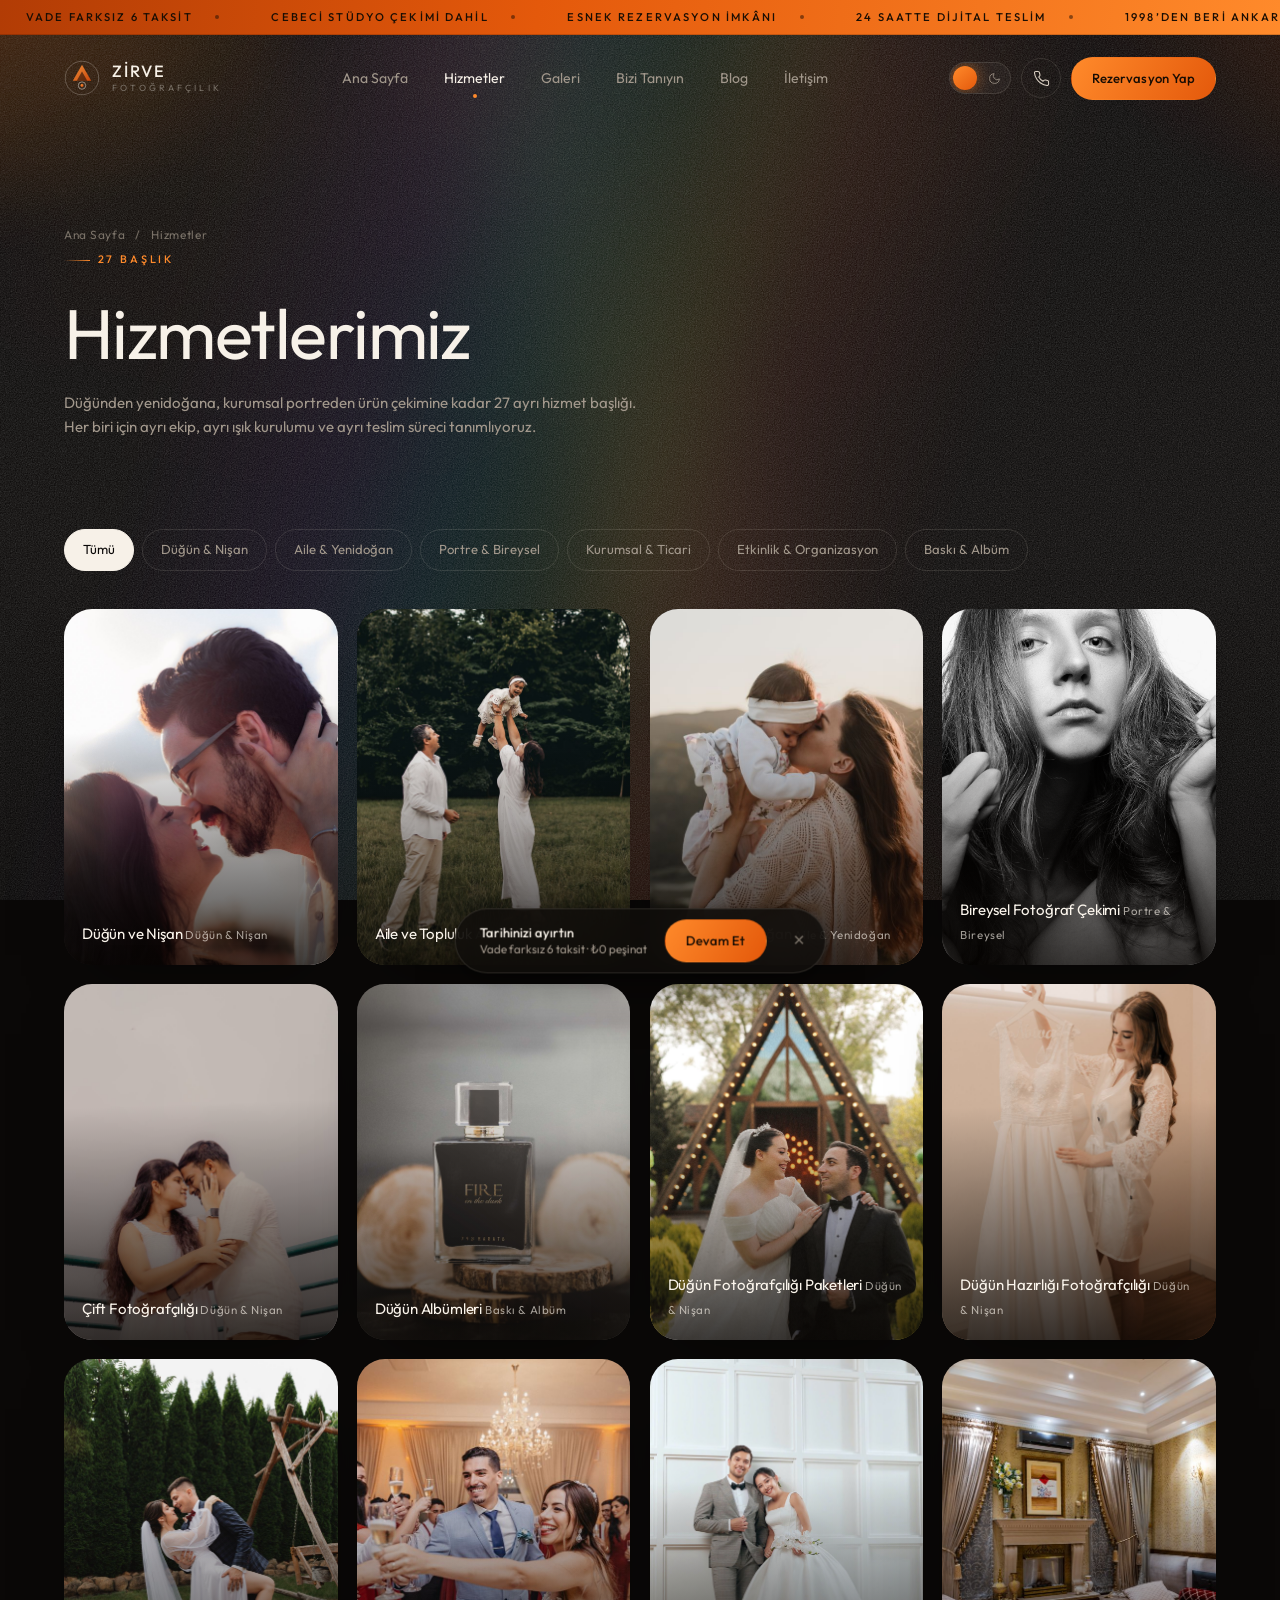
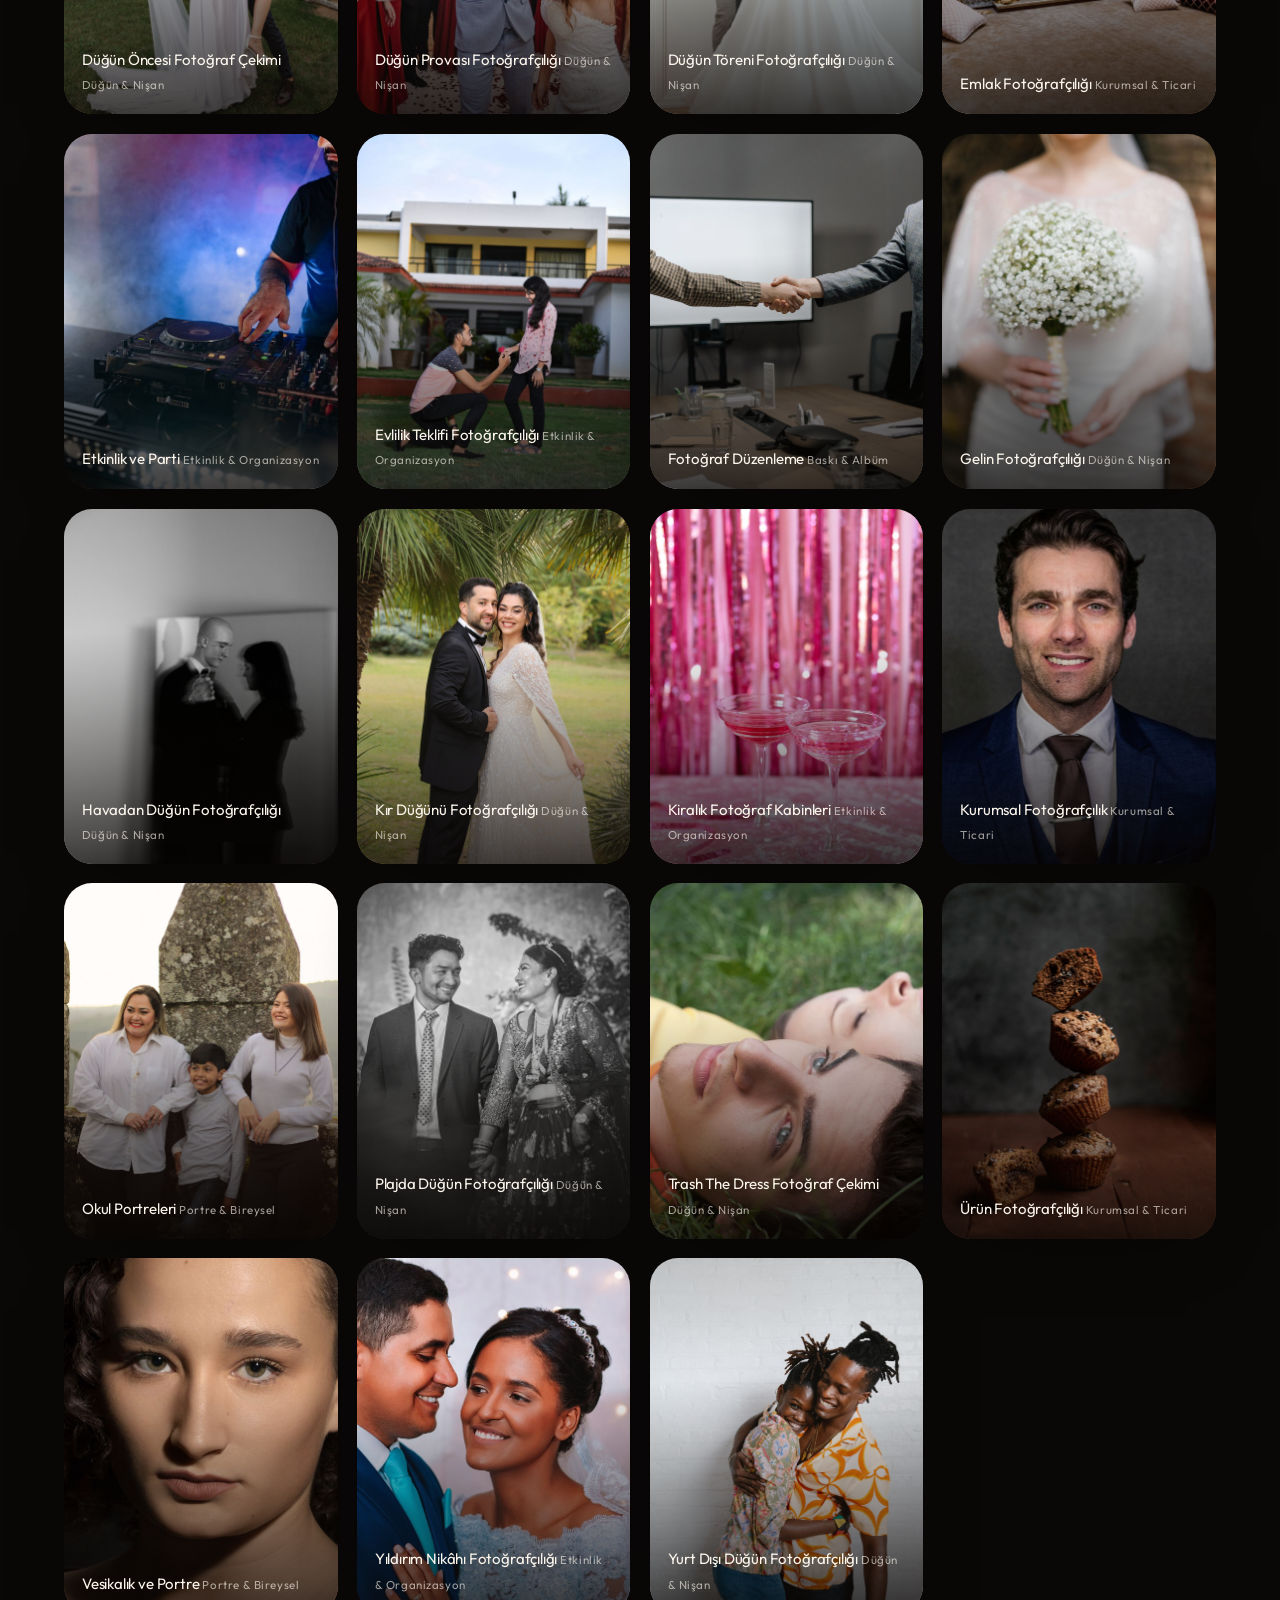
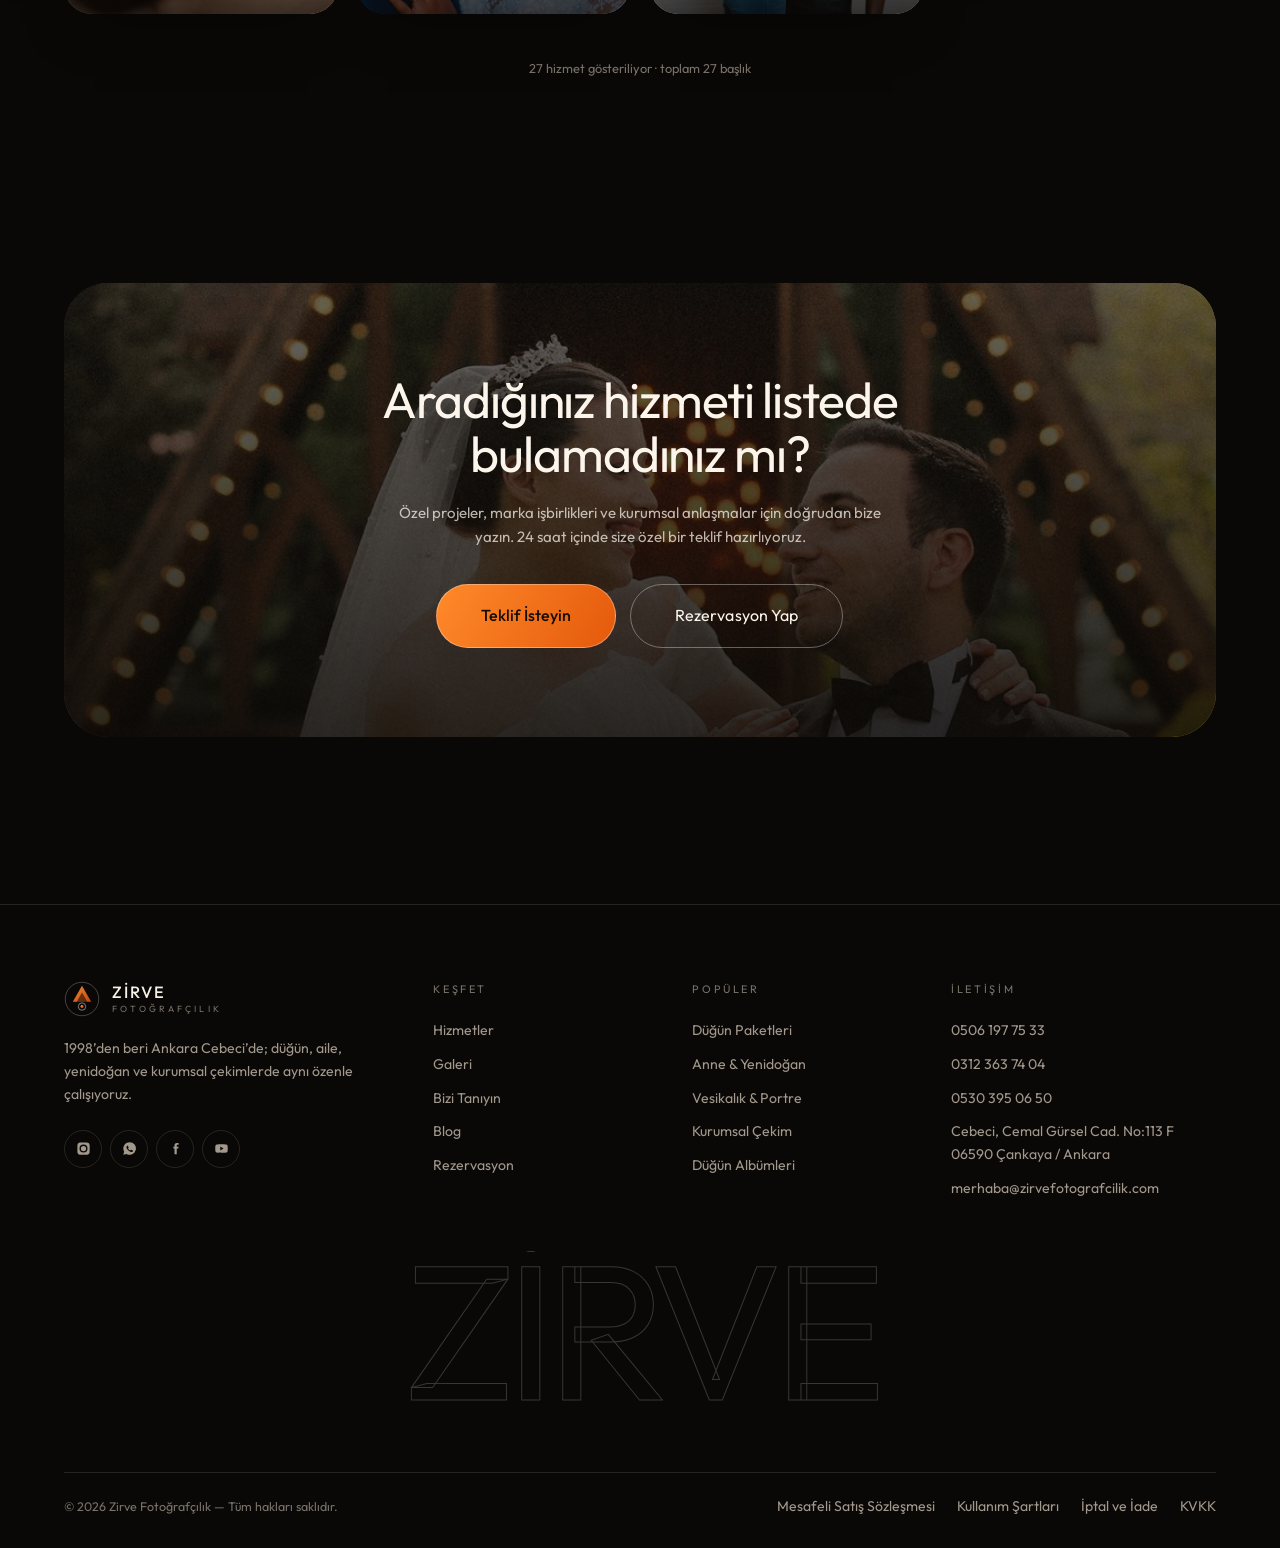
<file: hizmetler.html>
<!DOCTYPE html>
<html lang="tr" data-theme="dark">
<head>
<meta charset="utf-8">
<meta name="viewport" content="width=device-width, initial-scale=1">
<title>Hizmetler | Zirve Fotoğrafçılık</title>
<meta name="description" content="Düğün, nişan, yenidoğan, kurumsal, ürün ve emlak fotoğrafçılığı dahil 27 hizmet başlığı.">
<meta name="theme-color" content="#0A0807">
<meta property="og:title" content="Hizmetler | Zirve Fotoğrafçılık">
<meta property="og:description" content="Düğün, nişan, yenidoğan, kurumsal, ürün ve emlak fotoğrafçılığı dahil 27 hizmet başlığı.">
<meta property="og:type" content="website">
<link rel="icon" href="data:image/svg+xml,%3Csvg xmlns='http://www.w3.org/2000/svg' viewBox='0 0 40 40'%3E%3Cpath d='M20 6 31 24H9L20 6Z' fill='%23FF8A2B'/%3E%3C/svg%3E">
<link rel="preconnect" href="https://fonts.googleapis.com">
<link rel="preconnect" href="https://fonts.gstatic.com" crossorigin>
<link href="https://fonts.googleapis.com/css2?family=Outfit:wght@200;300;400;500;600&display=swap" rel="stylesheet">
<link rel="stylesheet" href="assets/css/style.css">
<script>(function(){try{var t=localStorage.getItem('zirve-theme')||'dark';document.documentElement.setAttribute('data-theme',t);}catch(e){}})();</script>
</head>
<body data-page="services">
<div class="curtain"><div class="curtain__logo">Zirve Fotoğrafçılık</div></div>

<div class="atmos" aria-hidden="true">
  <div class="atmos__glow"></div>
  <canvas class="atmos__shader"></canvas>
  <div class="atmos__leak"></div>
  <div class="atmos__grain"></div>
  <div class="atmos__vignette"></div>
</div>

<div class="shell">
<div class="ticker" aria-hidden="true">
  <div class="ticker__track">
    <div class="ticker__group"><span class="ticker__item">Vade Farksız 6 Taksit</span><span class="ticker__item">Cebeci Stüdyo Çekimi Dahil</span><span class="ticker__item">Esnek Rezervasyon İmkânı</span><span class="ticker__item">24 Saatte Dijital Teslim</span><span class="ticker__item">1998’den Beri Ankara</span></div>
    <div class="ticker__group"><span class="ticker__item">Vade Farksız 6 Taksit</span><span class="ticker__item">Cebeci Stüdyo Çekimi Dahil</span><span class="ticker__item">Esnek Rezervasyon İmkânı</span><span class="ticker__item">24 Saatte Dijital Teslim</span><span class="ticker__item">1998’den Beri Ankara</span></div>
  </div>
</div>

<header class="header">
  <div class="wrap header__in">
    <a class="brand" href="index.html" aria-label="Zirve Fotoğrafçılık ana sayfa">
      <span class="brand__mark"><svg viewBox="0 0 40 40" fill="none" aria-hidden="true">
  <defs><linearGradient id="zg" x1="0" y1="0" x2="1" y2="1">
    <stop offset="0" stop-color="#FF9A3D"/><stop offset="1" stop-color="#D6480A"/></linearGradient></defs>
  <circle cx="20" cy="20" r="18.6" stroke="currentColor" stroke-opacity=".28"/>
  <path d="M20 5.4 30.2 23H9.8L20 5.4Z" fill="url(#zg)" fill-opacity=".92"/>
  <path d="M20 12.8 25.8 23H14.2L20 12.8Z" fill="#0A0807" fill-opacity=".55"/>
  <circle cx="20" cy="28.4" r="4.1" stroke="currentColor" stroke-opacity=".55"/>
  <circle cx="20" cy="28.4" r="1.6" fill="url(#zg)"/>
</svg></span>
      <span class="brand__txt">
        <span class="brand__name">Zirve</span>
        <span class="brand__sub">Fotoğrafçılık</span>
      </span>
    </a>
    <nav class="nav" aria-label="Ana menü">
        <a class="nav__link" data-nav="index.html" href="index.html"><span>Ana Sayfa</span></a>
        <a class="nav__link" data-nav="hizmetler.html" href="hizmetler.html"><span>Hizmetler</span></a>
        <a class="nav__link" data-nav="galeri.html" href="galeri.html"><span>Galeri</span></a>
        <a class="nav__link" data-nav="bizi-taniyin.html" href="bizi-taniyin.html"><span>Bizi Tanıyın</span></a>
        <a class="nav__link" data-nav="blog.html" href="blog.html"><span>Blog</span></a>
        <a class="nav__link" data-nav="iletisim.html" href="iletisim.html"><span>İletişim</span></a>
    </nav>
    <div class="header__side">
      <button class="theme-t" data-theme-toggle aria-label="Aydınlık / karanlık tema">
        <span class="theme-t__ic theme-t__ic--sun"><svg viewBox="0 0 24 24"><circle cx="12" cy="12" r="4"/><path d="M12 2v2M12 20v2M4.9 4.9l1.4 1.4M17.7 17.7l1.4 1.4M2 12h2M20 12h2M4.9 19.1l1.4-1.4M17.7 6.3l1.4-1.4"/></svg></span>
        <span class="theme-t__ic theme-t__ic--moon"><svg viewBox="0 0 24 24"><path d="M21 12.8A9 9 0 1 1 11.2 3a7 7 0 0 0 9.8 9.8Z"/></svg></span>
        <span class="theme-t__knob"></span>
      </button>
      <a class="icon-btn" href="tel:+905061977533" aria-label="Telefon"><svg viewBox="0 0 24 24"><path d="M22 16.9v3a2 2 0 0 1-2.2 2 19.8 19.8 0 0 1-8.6-3.1 19.5 19.5 0 0 1-6-6A19.8 19.8 0 0 1 2.1 4.2 2 2 0 0 1 4.1 2h3a2 2 0 0 1 2 1.7c.1 1 .4 1.9.7 2.8a2 2 0 0 1-.5 2.1L8.1 9.9a16 16 0 0 0 6 6l1.3-1.2a2 2 0 0 1 2.1-.5c.9.3 1.8.6 2.8.7a2 2 0 0 1 1.7 2Z"/></svg></a>
      <a class="btn btn--solid btn--sm" href="rezervasyon.html" data-magnet>Rezervasyon Yap</a>
      <button class="burger" aria-label="Menü" aria-expanded="false"><i></i><i></i><i></i></button>
    </div>
  </div>
</header>

<div class="menu" id="mobil-menu">
  <ul class="menu__list">
        <li class="menu__item"><a href="index.html">Ana Sayfa</a></li>
        <li class="menu__item"><a href="hizmetler.html">Hizmetler</a></li>
        <li class="menu__item"><a href="galeri.html">Galeri</a></li>
        <li class="menu__item"><a href="bizi-taniyin.html">Bizi Tanıyın</a></li>
        <li class="menu__item"><a href="blog.html">Blog</a></li>
        <li class="menu__item"><a href="iletisim.html">İletişim</a></li>
        <li class="menu__item"><a href="rezervasyon.html">Rezervasyon</a></li>
  </ul>
  <div class="menu__foot">
    <a href="tel:+905061977533">0506 197 75 33</a>
    <a href="tel:+903123637404">0312 363 74 04</a>
    <span>Cebeci · Çankaya / Ankara</span>
  </div>
</div>

<main>
<section class="phead">
  <div class="wrap">
    <div class="phead__crumb"><a href="index.html">Ana Sayfa</a> <span>/</span> <span>Hizmetler</span></div>
    <p class="eyebrow" style="margin-bottom:6px">27 Başlık</p>
    <h1 data-split>Hizmetlerimiz</h1>
    <p class="phead__lead">Düğünden yenidoğana, kurumsal portreden ürün çekimine kadar 27 ayrı hizmet başlığı. Her biri için ayrı ekip, ayrı ışık kurulumu ve ayrı teslim süreci tanımlıyoruz.</p>
  </div>
</section>
<section class="section" style="padding-top:clamp(20px,3vw,42px)">
  <div class="wrap">
    <div class="filters" id="svcFilters"></div>
    <div class="cards" id="svcGrid"></div>
    <p class="tiny mt-l center" id="svcCount"></p>
  </div>
</section>

<section class="section section--tight">
  <div class="wrap">
    <div class="cta" data-rv="zoom">
      <div class="cta__bg"><img src="assets/img/photos/dugun-20.jpg" alt="" loading="lazy"></div>
      <h2 class="h2">Aradığınız hizmeti listede bulamadınız mı?</h2>
      <p>Özel projeler, marka işbirlikleri ve kurumsal anlaşmalar için doğrudan bize yazın.
        24 saat içinde size özel bir teklif hazırlıyoruz.</p>
      <div class="cta__row">
        <a class="btn btn--solid btn--lg" href="iletisim.html">Teklif İsteyin</a>
        <a class="btn btn--lg" href="rezervasyon.html">Rezervasyon Yap</a>
      </div>
    </div>
  </div>
</section>

</main>

<footer class="footer">
  <div class="wrap">
    <div class="footer__grid">
      <div class="footer__brand">
        <a class="brand" href="index.html">
          <span class="brand__mark"><svg viewBox="0 0 40 40" fill="none" aria-hidden="true">
  <defs><linearGradient id="zg" x1="0" y1="0" x2="1" y2="1">
    <stop offset="0" stop-color="#FF9A3D"/><stop offset="1" stop-color="#D6480A"/></linearGradient></defs>
  <circle cx="20" cy="20" r="18.6" stroke="currentColor" stroke-opacity=".28"/>
  <path d="M20 5.4 30.2 23H9.8L20 5.4Z" fill="url(#zg)" fill-opacity=".92"/>
  <path d="M20 12.8 25.8 23H14.2L20 12.8Z" fill="#0A0807" fill-opacity=".55"/>
  <circle cx="20" cy="28.4" r="4.1" stroke="currentColor" stroke-opacity=".55"/>
  <circle cx="20" cy="28.4" r="1.6" fill="url(#zg)"/>
</svg></span>
          <span class="brand__txt"><span class="brand__name">Zirve</span><span class="brand__sub">Fotoğrafçılık</span></span>
        </a>
        <p>1998’den beri Ankara Cebeci’de; düğün, aile, yenidoğan ve kurumsal çekimlerde aynı özenle çalışıyoruz.</p>
        <div class="socials">
          <a href="#" aria-label="Instagram"><svg viewBox="0 0 24 24"><path d="M12 2.2c3.2 0 3.6 0 4.9.1 1.2.1 1.8.3 2.2.4.6.2 1 .5 1.4.9.4.4.7.8.9 1.4.2.4.4 1 .4 2.2.1 1.3.1 1.7.1 4.9s0 3.6-.1 4.9c0 1.2-.2 1.8-.4 2.2-.2.6-.5 1-.9 1.4-.4.4-.8.7-1.4.9-.4.2-1 .4-2.2.4-1.3.1-1.7.1-4.9.1s-3.6 0-4.9-.1c-1.2 0-1.8-.2-2.2-.4-.6-.2-1-.5-1.4-.9-.4-.4-.7-.8-.9-1.4-.2-.4-.4-1-.4-2.2C2.2 15.6 2.2 15.2 2.2 12s0-3.6.1-4.9c0-1.2.2-1.8.4-2.2.2-.6.5-1 .9-1.4.4-.4.8-.7 1.4-.9.4-.2 1-.4 2.2-.4C8.4 2.2 8.8 2.2 12 2.2Zm0 3.4A6.4 6.4 0 1 0 18.4 12 6.4 6.4 0 0 0 12 5.6Zm0 10.6A4.2 4.2 0 1 1 16.2 12 4.2 4.2 0 0 1 12 16.2Zm6.6-10.9a1.5 1.5 0 1 1-1.5-1.5 1.5 1.5 0 0 1 1.5 1.5Z"/></svg></a>
          <a href="#" aria-label="WhatsApp"><svg viewBox="0 0 24 24"><path d="M12 2a10 10 0 0 0-8.6 15L2 22l5.2-1.4A10 10 0 1 0 12 2Zm5.6 14.2c-.2.6-1.3 1.2-1.8 1.3-.5.1-1 .1-1.7-.1-.4-.1-.9-.3-1.5-.6-2.7-1.2-4.4-3.9-4.5-4.1-.1-.2-1.1-1.4-1.1-2.6s.6-1.8.9-2.1c.2-.2.5-.3.7-.3h.5c.2 0 .4 0 .6.5l.8 2c.1.2.1.3 0 .5l-.4.5-.3.3c-.1.1-.2.3 0 .5.1.3.7 1.1 1.4 1.8.9.8 1.7 1.1 1.9 1.2.2.1.4.1.5-.1l.7-.9c.2-.2.3-.2.5-.1l2 .9c.2.1.4.2.4.3.1.2.1.7-.1 1.2Z"/></svg></a>
          <a href="#" aria-label="Facebook"><svg viewBox="0 0 24 24"><path d="M14 9V7.2c0-.8.2-1.2 1.4-1.2H17V3h-2.6C11.3 3 10.4 4.5 10.4 6.9V9H8.5v3h1.9v9H14v-9h2.5l.4-3H14Z"/></svg></a>
          <a href="#" aria-label="YouTube"><svg viewBox="0 0 24 24"><path d="M22 12s0-3.2-.4-4.7a2.5 2.5 0 0 0-1.7-1.8C18.3 5 12 5 12 5s-6.3 0-7.9.5a2.5 2.5 0 0 0-1.7 1.8C2 8.8 2 12 2 12s0 3.2.4 4.7a2.5 2.5 0 0 0 1.7 1.8C5.7 19 12 19 12 19s6.3 0 7.9-.5a2.5 2.5 0 0 0 1.7-1.8C22 15.2 22 12 22 12ZM10 15.2V8.8l5.3 3.2Z"/></svg></a>
        </div>
      </div>
      <div>
        <p class="footer__t">Keşfet</p>
        <div class="footer__list">
          <a href="hizmetler.html">Hizmetler</a>
          <a href="galeri.html">Galeri</a>
          <a href="bizi-taniyin.html">Bizi Tanıyın</a>
          <a href="blog.html">Blog</a>
          <a href="rezervasyon.html">Rezervasyon</a>
        </div>
      </div>
      <div>
        <p class="footer__t">Popüler</p>
        <div class="footer__list">
          <a href="hizmet.html?h=dugun-paketleri">Düğün Paketleri</a>
          <a href="hizmet.html?h=anne-ve-yenidogan">Anne &amp; Yenidoğan</a>
          <a href="hizmet.html?h=vesikalik-ve-portre">Vesikalık &amp; Portre</a>
          <a href="hizmet.html?h=kurumsal-fotografcilik">Kurumsal Çekim</a>
          <a href="hizmet.html?h=dugun-albumleri">Düğün Albümleri</a>
        </div>
      </div>
      <div>
        <p class="footer__t">İletişim</p>
        <div class="footer__list">
          <a href="tel:+905061977533">0506 197 75 33</a>
          <a href="tel:+903123637404">0312 363 74 04</a>
          <a href="tel:+905303950650">0530 395 06 50</a>
          <span>Cebeci, Cemal Gürsel Cad. No:113 F<br>06590 Çankaya / Ankara</span>
          <a href="mailto:merhaba@zirvefotografcilik.com">merhaba@zirvefotografcilik.com</a>
        </div>
      </div>
    </div>
    <div class="footer__wordmark" aria-hidden="true">ZİRVE</div>
    <div class="footer__bar">
      <span>© 2026 Zirve Fotoğrafçılık — Tüm hakları saklıdır.</span>
      <div class="footer__list" style="flex-direction:row;gap:22px;flex-wrap:wrap">
        <a href="mesafeli-satis-sozlesmesi.html">Mesafeli Satış Sözleşmesi</a>
        <a href="kullanim-sartlari.html">Kullanım Şartları</a>
        <a href="iptal-ve-iade.html">İptal ve İade</a>
        <a href="kvkk.html">KVKK</a>
      </div>
    </div>
  </div>
</footer>
</div>

<div class="dock">
  <div class="dock__l"><b>Tarihinizi ayırtın</b><span>Vade farksız 6 taksit · ₺0 peşinat</span></div>
  <a class="btn btn--solid btn--sm" href="rezervasyon.html">Devam Et</a>
  <button class="dock__x" aria-label="Kapat">✕</button>
</div>
<script src="assets/js/data.js"></script>
<script src="assets/js/site.js"></script>
<script src="assets/js/pages.js"></script>
</body>
</html>
</file>
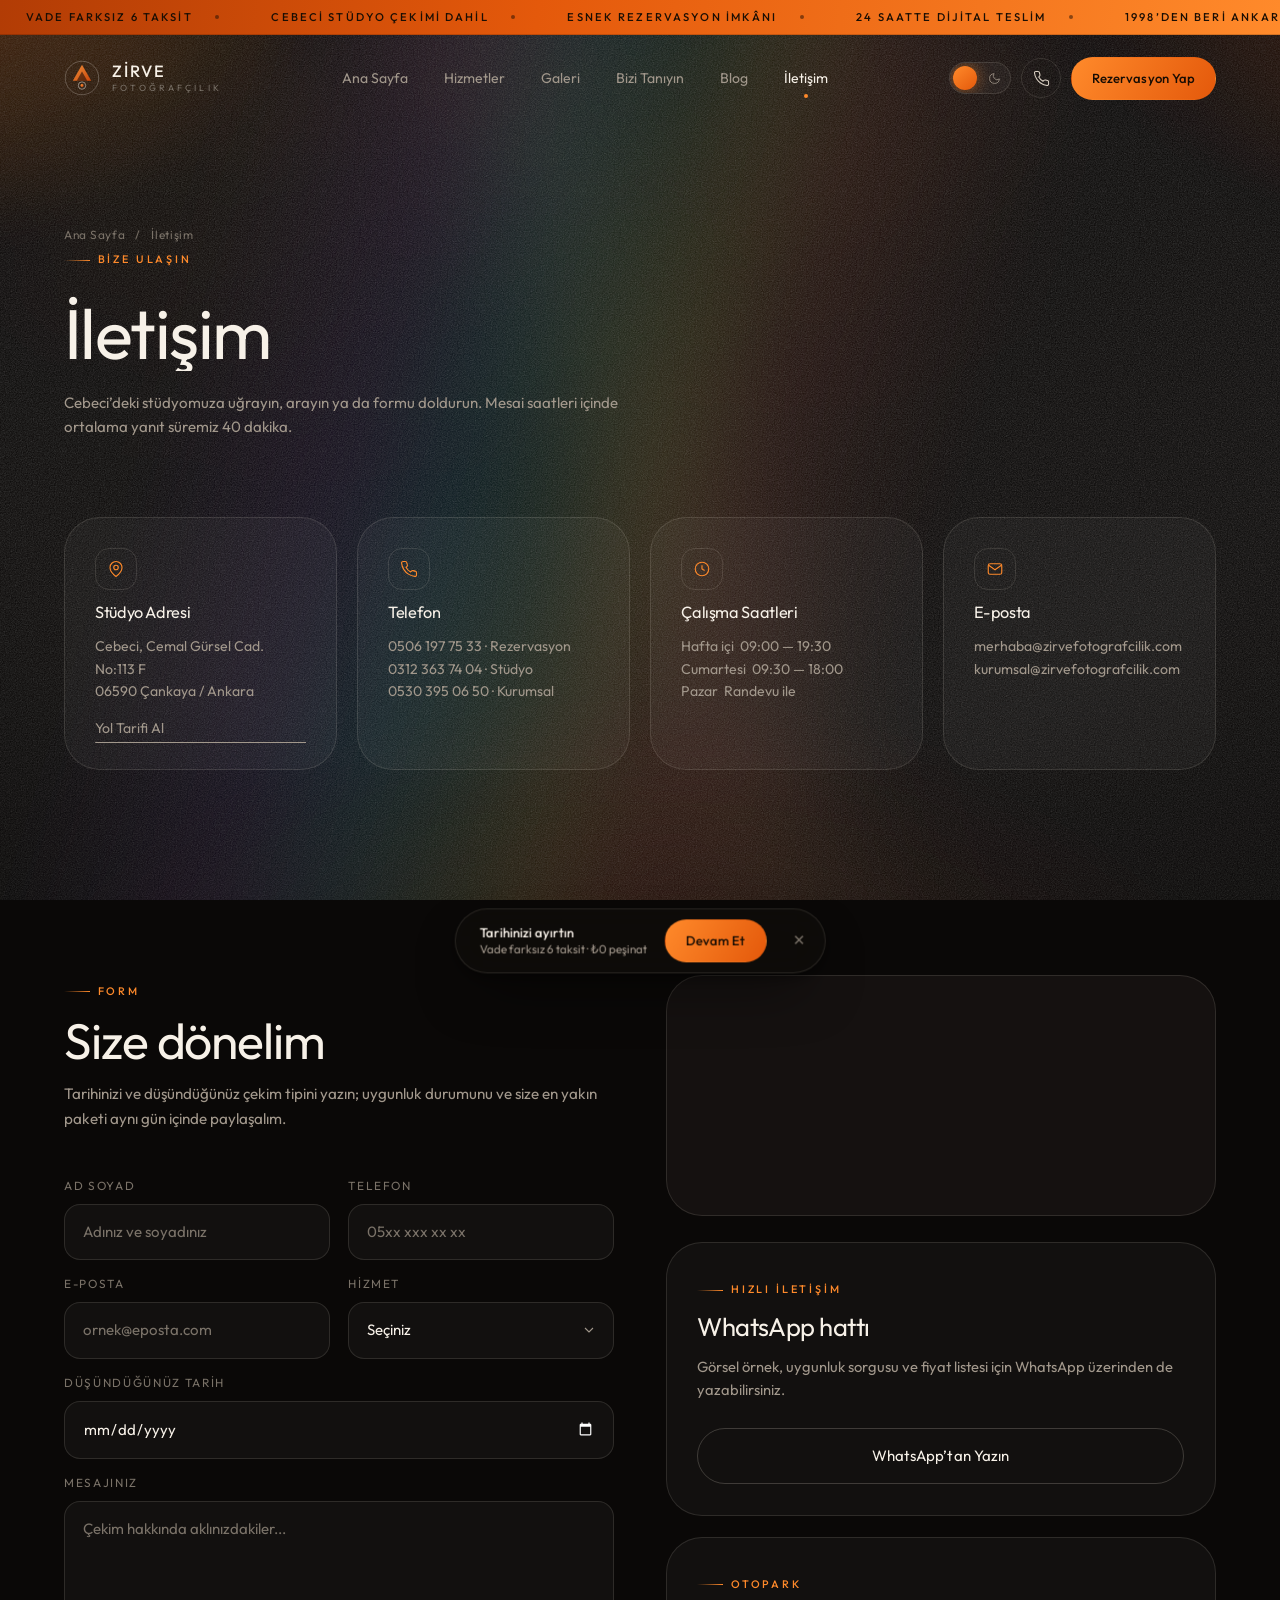
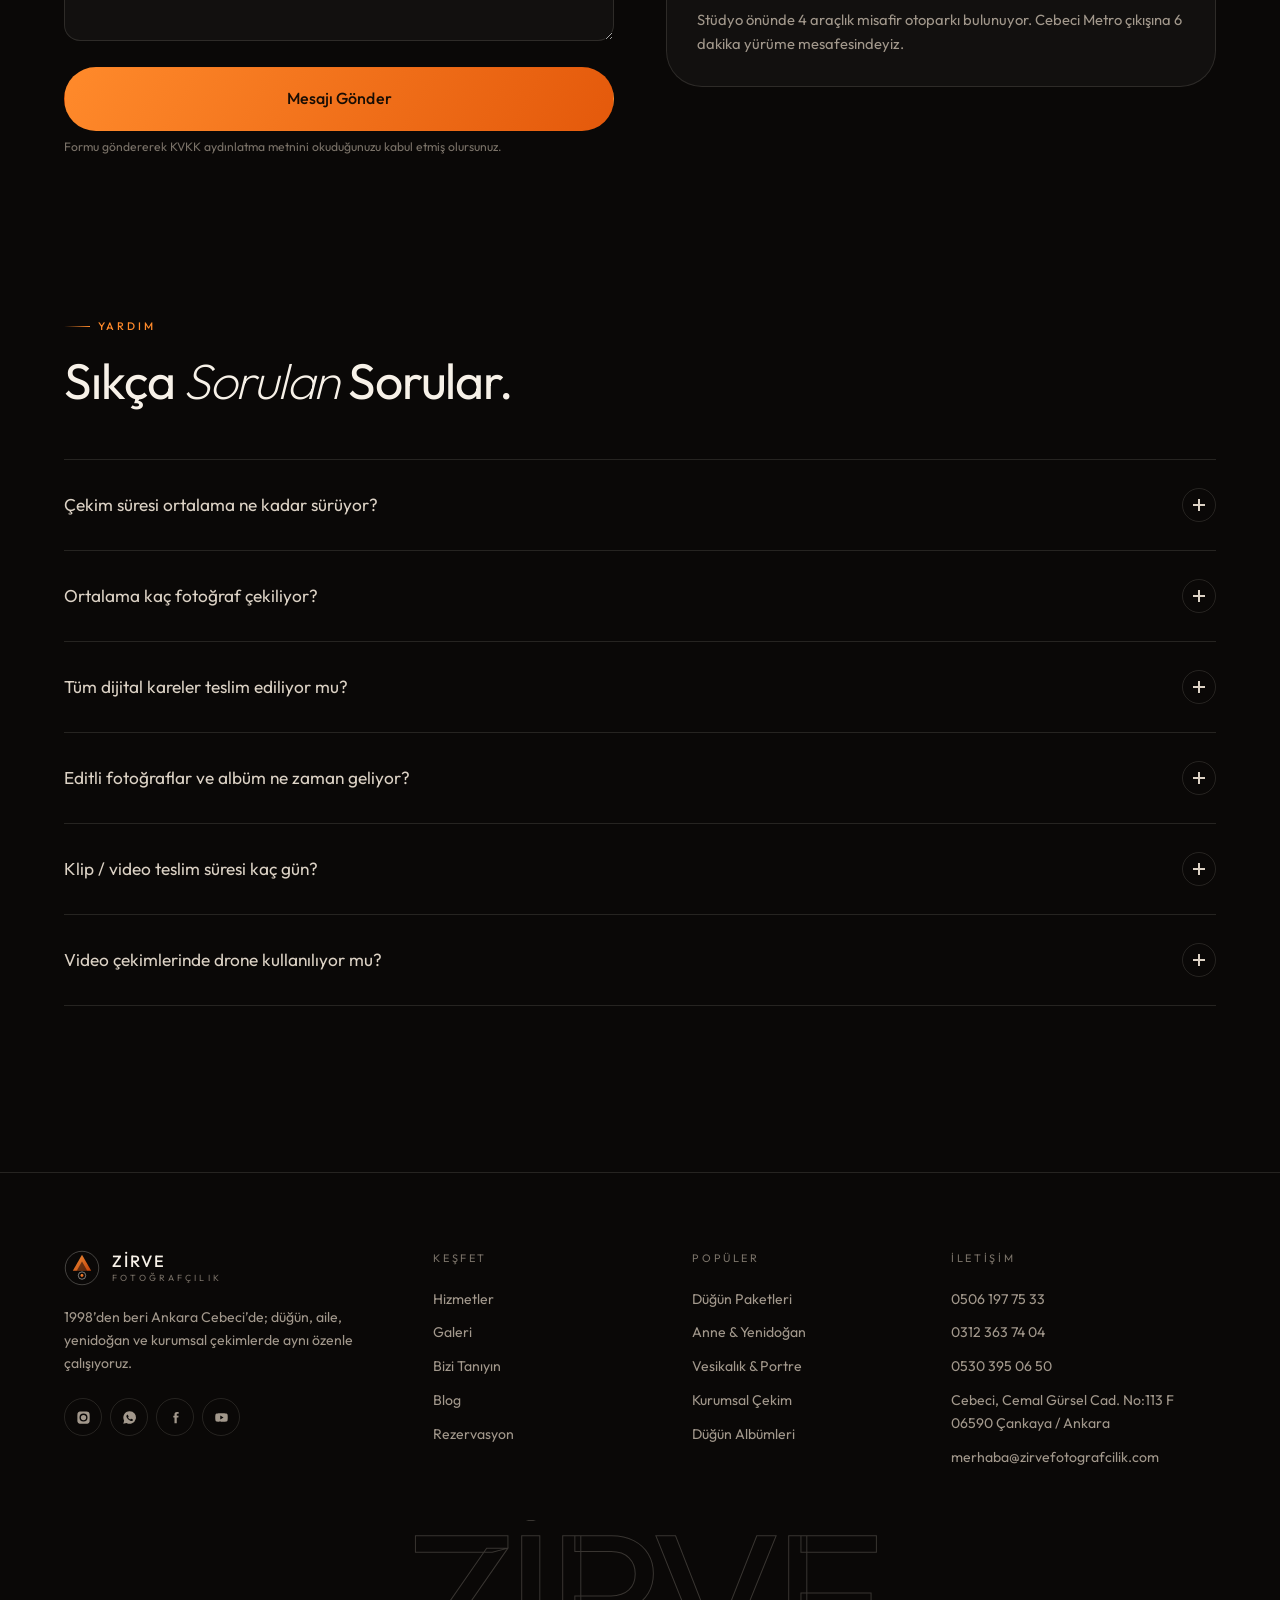
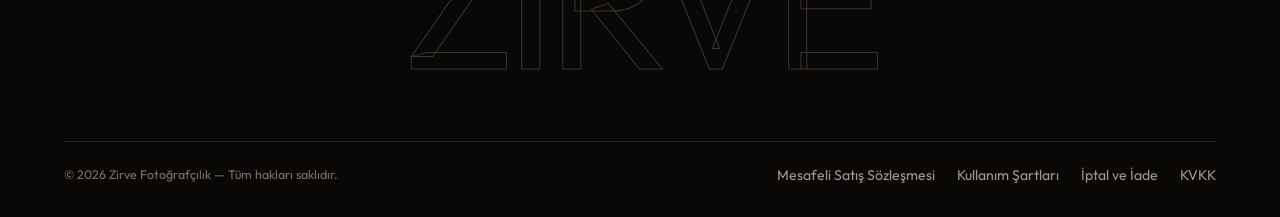
<file: iletisim.html>
<!DOCTYPE html>
<html lang="tr" data-theme="dark">
<head>
<meta charset="utf-8">
<meta name="viewport" content="width=device-width, initial-scale=1">
<title>İletişim | Zirve Fotoğrafçılık</title>
<meta name="description" content="Cebeci, Cemal Gürsel Cad. No:113 F, Çankaya/Ankara. 0506 197 75 33 — 0312 363 74 04.">
<meta name="theme-color" content="#0A0807">
<meta property="og:title" content="İletişim | Zirve Fotoğrafçılık">
<meta property="og:description" content="Cebeci, Cemal Gürsel Cad. No:113 F, Çankaya/Ankara. 0506 197 75 33 — 0312 363 74 04.">
<meta property="og:type" content="website">
<link rel="icon" href="data:image/svg+xml,%3Csvg xmlns='http://www.w3.org/2000/svg' viewBox='0 0 40 40'%3E%3Cpath d='M20 6 31 24H9L20 6Z' fill='%23FF8A2B'/%3E%3C/svg%3E">
<link rel="preconnect" href="https://fonts.googleapis.com">
<link rel="preconnect" href="https://fonts.gstatic.com" crossorigin>
<link href="https://fonts.googleapis.com/css2?family=Outfit:wght@200;300;400;500;600&display=swap" rel="stylesheet">
<link rel="stylesheet" href="assets/css/style.css">
<script>(function(){try{var t=localStorage.getItem('zirve-theme')||'dark';document.documentElement.setAttribute('data-theme',t);}catch(e){}})();</script>
</head>
<body data-page="contact">
<div class="curtain"><div class="curtain__logo">Zirve Fotoğrafçılık</div></div>

<div class="atmos" aria-hidden="true">
  <div class="atmos__glow"></div>
  <canvas class="atmos__shader"></canvas>
  <div class="atmos__leak"></div>
  <div class="atmos__grain"></div>
  <div class="atmos__vignette"></div>
</div>

<div class="shell">
<div class="ticker" aria-hidden="true">
  <div class="ticker__track">
    <div class="ticker__group"><span class="ticker__item">Vade Farksız 6 Taksit</span><span class="ticker__item">Cebeci Stüdyo Çekimi Dahil</span><span class="ticker__item">Esnek Rezervasyon İmkânı</span><span class="ticker__item">24 Saatte Dijital Teslim</span><span class="ticker__item">1998’den Beri Ankara</span></div>
    <div class="ticker__group"><span class="ticker__item">Vade Farksız 6 Taksit</span><span class="ticker__item">Cebeci Stüdyo Çekimi Dahil</span><span class="ticker__item">Esnek Rezervasyon İmkânı</span><span class="ticker__item">24 Saatte Dijital Teslim</span><span class="ticker__item">1998’den Beri Ankara</span></div>
  </div>
</div>

<header class="header">
  <div class="wrap header__in">
    <a class="brand" href="index.html" aria-label="Zirve Fotoğrafçılık ana sayfa">
      <span class="brand__mark"><svg viewBox="0 0 40 40" fill="none" aria-hidden="true">
  <defs><linearGradient id="zg" x1="0" y1="0" x2="1" y2="1">
    <stop offset="0" stop-color="#FF9A3D"/><stop offset="1" stop-color="#D6480A"/></linearGradient></defs>
  <circle cx="20" cy="20" r="18.6" stroke="currentColor" stroke-opacity=".28"/>
  <path d="M20 5.4 30.2 23H9.8L20 5.4Z" fill="url(#zg)" fill-opacity=".92"/>
  <path d="M20 12.8 25.8 23H14.2L20 12.8Z" fill="#0A0807" fill-opacity=".55"/>
  <circle cx="20" cy="28.4" r="4.1" stroke="currentColor" stroke-opacity=".55"/>
  <circle cx="20" cy="28.4" r="1.6" fill="url(#zg)"/>
</svg></span>
      <span class="brand__txt">
        <span class="brand__name">Zirve</span>
        <span class="brand__sub">Fotoğrafçılık</span>
      </span>
    </a>
    <nav class="nav" aria-label="Ana menü">
        <a class="nav__link" data-nav="index.html" href="index.html"><span>Ana Sayfa</span></a>
        <a class="nav__link" data-nav="hizmetler.html" href="hizmetler.html"><span>Hizmetler</span></a>
        <a class="nav__link" data-nav="galeri.html" href="galeri.html"><span>Galeri</span></a>
        <a class="nav__link" data-nav="bizi-taniyin.html" href="bizi-taniyin.html"><span>Bizi Tanıyın</span></a>
        <a class="nav__link" data-nav="blog.html" href="blog.html"><span>Blog</span></a>
        <a class="nav__link" data-nav="iletisim.html" href="iletisim.html"><span>İletişim</span></a>
    </nav>
    <div class="header__side">
      <button class="theme-t" data-theme-toggle aria-label="Aydınlık / karanlık tema">
        <span class="theme-t__ic theme-t__ic--sun"><svg viewBox="0 0 24 24"><circle cx="12" cy="12" r="4"/><path d="M12 2v2M12 20v2M4.9 4.9l1.4 1.4M17.7 17.7l1.4 1.4M2 12h2M20 12h2M4.9 19.1l1.4-1.4M17.7 6.3l1.4-1.4"/></svg></span>
        <span class="theme-t__ic theme-t__ic--moon"><svg viewBox="0 0 24 24"><path d="M21 12.8A9 9 0 1 1 11.2 3a7 7 0 0 0 9.8 9.8Z"/></svg></span>
        <span class="theme-t__knob"></span>
      </button>
      <a class="icon-btn" href="tel:+905061977533" aria-label="Telefon"><svg viewBox="0 0 24 24"><path d="M22 16.9v3a2 2 0 0 1-2.2 2 19.8 19.8 0 0 1-8.6-3.1 19.5 19.5 0 0 1-6-6A19.8 19.8 0 0 1 2.1 4.2 2 2 0 0 1 4.1 2h3a2 2 0 0 1 2 1.7c.1 1 .4 1.9.7 2.8a2 2 0 0 1-.5 2.1L8.1 9.9a16 16 0 0 0 6 6l1.3-1.2a2 2 0 0 1 2.1-.5c.9.3 1.8.6 2.8.7a2 2 0 0 1 1.7 2Z"/></svg></a>
      <a class="btn btn--solid btn--sm" href="rezervasyon.html" data-magnet>Rezervasyon Yap</a>
      <button class="burger" aria-label="Menü" aria-expanded="false"><i></i><i></i><i></i></button>
    </div>
  </div>
</header>

<div class="menu" id="mobil-menu">
  <ul class="menu__list">
        <li class="menu__item"><a href="index.html">Ana Sayfa</a></li>
        <li class="menu__item"><a href="hizmetler.html">Hizmetler</a></li>
        <li class="menu__item"><a href="galeri.html">Galeri</a></li>
        <li class="menu__item"><a href="bizi-taniyin.html">Bizi Tanıyın</a></li>
        <li class="menu__item"><a href="blog.html">Blog</a></li>
        <li class="menu__item"><a href="iletisim.html">İletişim</a></li>
        <li class="menu__item"><a href="rezervasyon.html">Rezervasyon</a></li>
  </ul>
  <div class="menu__foot">
    <a href="tel:+905061977533">0506 197 75 33</a>
    <a href="tel:+903123637404">0312 363 74 04</a>
    <span>Cebeci · Çankaya / Ankara</span>
  </div>
</div>

<main>
<section class="phead">
  <div class="wrap">
    <div class="phead__crumb"><a href="index.html">Ana Sayfa</a> <span>/</span> <span>İletişim</span></div>
    <p class="eyebrow" style="margin-bottom:6px">Bize Ulaşın</p>
    <h1 data-split>İletişim</h1>
    <p class="phead__lead">Cebeci’deki stüdyomuza uğrayın, arayın ya da formu doldurun. Mesai saatleri içinde ortalama yanıt süremiz 40 dakika.</p>
  </div>
</section>
<section class="section" style="padding-top:clamp(16px,2vw,30px)">
  <div class="wrap">
    <div class="info-grid">
      <div class="info" data-rv data-rv-d="1">
        <span class="info__ic"><svg viewBox="0 0 24 24"><path d="M20 10c0 6-8 12-8 12s-8-6-8-12a8 8 0 0 1 16 0Z"/><circle cx="12" cy="10" r="3"/></svg></span>
        <h3>Stüdyo Adresi</h3>
        <p>Cebeci, Cemal Gürsel Cad. No:113 F<br>06590 Çankaya / Ankara</p>
        <a class="link-u" href="https://www.google.com/maps/search/?api=1&query=Cemal+G%C3%BCrsel+Cad.+No:113+F+Cebeci+%C3%87ankaya+Ankara" target="_blank" rel="noopener">Yol Tarifi Al</a>
      </div>
      <div class="info" data-rv data-rv-d="2">
        <span class="info__ic"><svg viewBox="0 0 24 24"><path d="M22 16.9v3a2 2 0 0 1-2.2 2 19.8 19.8 0 0 1-8.6-3.1 19.5 19.5 0 0 1-6-6A19.8 19.8 0 0 1 2.1 4.2 2 2 0 0 1 4.1 2h3a2 2 0 0 1 2 1.7c.1 1 .4 1.9.7 2.8a2 2 0 0 1-.5 2.1L8.1 9.9a16 16 0 0 0 6 6l1.3-1.2a2 2 0 0 1 2.1-.5c.9.3 1.8.6 2.8.7a2 2 0 0 1 1.7 2Z"/></svg></span>
        <h3>Telefon</h3>
        <p><a href="tel:+905061977533">0506 197 75 33</a> · Rezervasyon<br>
           <a href="tel:+903123637404">0312 363 74 04</a> · Stüdyo<br>
           <a href="tel:+905303950650">0530 395 06 50</a> · Kurumsal</p>
      </div>
      <div class="info" data-rv data-rv-d="3">
        <span class="info__ic"><svg viewBox="0 0 24 24"><circle cx="12" cy="12" r="9"/><path d="M12 7v5l3.5 2"/></svg></span>
        <h3>Çalışma Saatleri</h3>
        <p>Hafta içi &nbsp;09:00 — 19:30<br>Cumartesi &nbsp;09:30 — 18:00<br>Pazar &nbsp;Randevu ile</p>
      </div>
      <div class="info" data-rv data-rv-d="4">
        <span class="info__ic"><svg viewBox="0 0 24 24"><rect x="3" y="5" width="18" height="14" rx="2.5"/><path d="m3.5 7 8.5 6 8.5-6"/></svg></span>
        <h3>E-posta</h3>
        <p><a href="mailto:merhaba@zirvefotografcilik.com">merhaba@zirvefotografcilik.com</a><br>
           <a href="mailto:kurumsal@zirvefotografcilik.com">kurumsal@zirvefotografcilik.com</a></p>
      </div>
    </div>
  </div>
</section>

<section class="section section--tight">
  <div class="wrap showcase" style="grid-template-columns:1fr 1fr;align-items:start">
    <div data-rv="left">
      <p class="eyebrow">Form</p>
      <h2 class="h2 mt-s">Size dönelim</h2>
      <p class="lead mt-s">Tarihinizi ve düşündüğünüz çekim tipini yazın; uygunluk durumunu ve
        size en yakın paketi aynı gün içinde paylaşalım.</p>
      <form class="mt-l" data-fakeform>
        <div class="form-grid">
          <div class="field"><label for="ad">Ad Soyad</label><input id="ad" name="ad" required placeholder="Adınız ve soyadınız"></div>
          <div class="field"><label for="tel">Telefon</label><input id="tel" name="tel" required placeholder="05xx xxx xx xx"></div>
        </div>
        <div class="form-grid mt-s">
          <div class="field"><label for="mail">E-posta</label><input id="mail" type="email" name="mail" placeholder="ornek@eposta.com"></div>
          <div class="field"><label for="hizmet">Hizmet</label>
            <select id="hizmet" name="hizmet"><option>Seçiniz</option></select></div>
        </div>
        <div class="field mt-s"><label for="tarih">Düşündüğünüz Tarih</label><input id="tarih" type="date" name="tarih"></div>
        <div class="field mt-s"><label for="mesaj">Mesajınız</label><textarea id="mesaj" name="mesaj" placeholder="Çekim hakkında aklınızdakiler..."></textarea></div>
        <button class="btn btn--solid btn--lg btn--block mt-m" type="submit">Mesajı Gönder</button>
        <p class="form-note">Formu göndererek KVKK aydınlatma metnini okuduğunuzu kabul etmiş olursunuz.</p>
      </form>
      <div class="form-ok">Teşekkürler! Mesajınız bize ulaştı. Mesai saatleri içinde ortalama 40 dakika içinde dönüş yapıyoruz.</div>
    </div>
    <div data-rv="right">
      <div class="map">
        <iframe title="Zirve Fotoğrafçılık konum" loading="lazy" referrerpolicy="no-referrer-when-downgrade"
          src="https://www.google.com/maps?q=Cemal%20G%C3%BCrsel%20Cad.%20No:113%20F%20Cebeci%20%C3%87ankaya%20Ankara&output=embed"></iframe>
      </div>
      <div class="panel mt-m">
        <p class="eyebrow">Hızlı İletişim</p>
        <h3 class="h3 mt-s">WhatsApp hattı</h3>
        <p class="lead mt-s" style="font-size:.92rem">Görsel örnek, uygunluk sorgusu ve fiyat listesi için
          WhatsApp üzerinden de yazabilirsiniz.</p>
        <a class="btn btn--block mt-m" href="https://wa.me/905061977533" target="_blank" rel="noopener">WhatsApp’tan Yazın</a>
      </div>
      <div class="panel">
        <p class="eyebrow">Otopark</p>
        <p class="lead mt-s" style="font-size:.92rem">Stüdyo önünde 4 araçlık misafir otoparkı bulunuyor.
          Cebeci Metro çıkışına 6 dakika yürüme mesafesindeyiz.</p>
      </div>
    </div>
  </div>
</section>

<section class="section section--tight">
  <div class="wrap">
    <div class="section-head">
      <div class="section-head__text" data-rv>
        <p class="eyebrow">Yardım</p>
        <h2 class="h2">Sıkça <span class="serifish">Sorulan</span> Sorular.</h2>
      </div>
    </div>
    <div class="faq" id="faq"></div>
  </div>
</section>

</main>

<footer class="footer">
  <div class="wrap">
    <div class="footer__grid">
      <div class="footer__brand">
        <a class="brand" href="index.html">
          <span class="brand__mark"><svg viewBox="0 0 40 40" fill="none" aria-hidden="true">
  <defs><linearGradient id="zg" x1="0" y1="0" x2="1" y2="1">
    <stop offset="0" stop-color="#FF9A3D"/><stop offset="1" stop-color="#D6480A"/></linearGradient></defs>
  <circle cx="20" cy="20" r="18.6" stroke="currentColor" stroke-opacity=".28"/>
  <path d="M20 5.4 30.2 23H9.8L20 5.4Z" fill="url(#zg)" fill-opacity=".92"/>
  <path d="M20 12.8 25.8 23H14.2L20 12.8Z" fill="#0A0807" fill-opacity=".55"/>
  <circle cx="20" cy="28.4" r="4.1" stroke="currentColor" stroke-opacity=".55"/>
  <circle cx="20" cy="28.4" r="1.6" fill="url(#zg)"/>
</svg></span>
          <span class="brand__txt"><span class="brand__name">Zirve</span><span class="brand__sub">Fotoğrafçılık</span></span>
        </a>
        <p>1998’den beri Ankara Cebeci’de; düğün, aile, yenidoğan ve kurumsal çekimlerde aynı özenle çalışıyoruz.</p>
        <div class="socials">
          <a href="#" aria-label="Instagram"><svg viewBox="0 0 24 24"><path d="M12 2.2c3.2 0 3.6 0 4.9.1 1.2.1 1.8.3 2.2.4.6.2 1 .5 1.4.9.4.4.7.8.9 1.4.2.4.4 1 .4 2.2.1 1.3.1 1.7.1 4.9s0 3.6-.1 4.9c0 1.2-.2 1.8-.4 2.2-.2.6-.5 1-.9 1.4-.4.4-.8.7-1.4.9-.4.2-1 .4-2.2.4-1.3.1-1.7.1-4.9.1s-3.6 0-4.9-.1c-1.2 0-1.8-.2-2.2-.4-.6-.2-1-.5-1.4-.9-.4-.4-.7-.8-.9-1.4-.2-.4-.4-1-.4-2.2C2.2 15.6 2.2 15.2 2.2 12s0-3.6.1-4.9c0-1.2.2-1.8.4-2.2.2-.6.5-1 .9-1.4.4-.4.8-.7 1.4-.9.4-.2 1-.4 2.2-.4C8.4 2.2 8.8 2.2 12 2.2Zm0 3.4A6.4 6.4 0 1 0 18.4 12 6.4 6.4 0 0 0 12 5.6Zm0 10.6A4.2 4.2 0 1 1 16.2 12 4.2 4.2 0 0 1 12 16.2Zm6.6-10.9a1.5 1.5 0 1 1-1.5-1.5 1.5 1.5 0 0 1 1.5 1.5Z"/></svg></a>
          <a href="#" aria-label="WhatsApp"><svg viewBox="0 0 24 24"><path d="M12 2a10 10 0 0 0-8.6 15L2 22l5.2-1.4A10 10 0 1 0 12 2Zm5.6 14.2c-.2.6-1.3 1.2-1.8 1.3-.5.1-1 .1-1.7-.1-.4-.1-.9-.3-1.5-.6-2.7-1.2-4.4-3.9-4.5-4.1-.1-.2-1.1-1.4-1.1-2.6s.6-1.8.9-2.1c.2-.2.5-.3.7-.3h.5c.2 0 .4 0 .6.5l.8 2c.1.2.1.3 0 .5l-.4.5-.3.3c-.1.1-.2.3 0 .5.1.3.7 1.1 1.4 1.8.9.8 1.7 1.1 1.9 1.2.2.1.4.1.5-.1l.7-.9c.2-.2.3-.2.5-.1l2 .9c.2.1.4.2.4.3.1.2.1.7-.1 1.2Z"/></svg></a>
          <a href="#" aria-label="Facebook"><svg viewBox="0 0 24 24"><path d="M14 9V7.2c0-.8.2-1.2 1.4-1.2H17V3h-2.6C11.3 3 10.4 4.5 10.4 6.9V9H8.5v3h1.9v9H14v-9h2.5l.4-3H14Z"/></svg></a>
          <a href="#" aria-label="YouTube"><svg viewBox="0 0 24 24"><path d="M22 12s0-3.2-.4-4.7a2.5 2.5 0 0 0-1.7-1.8C18.3 5 12 5 12 5s-6.3 0-7.9.5a2.5 2.5 0 0 0-1.7 1.8C2 8.8 2 12 2 12s0 3.2.4 4.7a2.5 2.5 0 0 0 1.7 1.8C5.7 19 12 19 12 19s6.3 0 7.9-.5a2.5 2.5 0 0 0 1.7-1.8C22 15.2 22 12 22 12ZM10 15.2V8.8l5.3 3.2Z"/></svg></a>
        </div>
      </div>
      <div>
        <p class="footer__t">Keşfet</p>
        <div class="footer__list">
          <a href="hizmetler.html">Hizmetler</a>
          <a href="galeri.html">Galeri</a>
          <a href="bizi-taniyin.html">Bizi Tanıyın</a>
          <a href="blog.html">Blog</a>
          <a href="rezervasyon.html">Rezervasyon</a>
        </div>
      </div>
      <div>
        <p class="footer__t">Popüler</p>
        <div class="footer__list">
          <a href="hizmet.html?h=dugun-paketleri">Düğün Paketleri</a>
          <a href="hizmet.html?h=anne-ve-yenidogan">Anne &amp; Yenidoğan</a>
          <a href="hizmet.html?h=vesikalik-ve-portre">Vesikalık &amp; Portre</a>
          <a href="hizmet.html?h=kurumsal-fotografcilik">Kurumsal Çekim</a>
          <a href="hizmet.html?h=dugun-albumleri">Düğün Albümleri</a>
        </div>
      </div>
      <div>
        <p class="footer__t">İletişim</p>
        <div class="footer__list">
          <a href="tel:+905061977533">0506 197 75 33</a>
          <a href="tel:+903123637404">0312 363 74 04</a>
          <a href="tel:+905303950650">0530 395 06 50</a>
          <span>Cebeci, Cemal Gürsel Cad. No:113 F<br>06590 Çankaya / Ankara</span>
          <a href="mailto:merhaba@zirvefotografcilik.com">merhaba@zirvefotografcilik.com</a>
        </div>
      </div>
    </div>
    <div class="footer__wordmark" aria-hidden="true">ZİRVE</div>
    <div class="footer__bar">
      <span>© 2026 Zirve Fotoğrafçılık — Tüm hakları saklıdır.</span>
      <div class="footer__list" style="flex-direction:row;gap:22px;flex-wrap:wrap">
        <a href="mesafeli-satis-sozlesmesi.html">Mesafeli Satış Sözleşmesi</a>
        <a href="kullanim-sartlari.html">Kullanım Şartları</a>
        <a href="iptal-ve-iade.html">İptal ve İade</a>
        <a href="kvkk.html">KVKK</a>
      </div>
    </div>
  </div>
</footer>
</div>

<div class="dock">
  <div class="dock__l"><b>Tarihinizi ayırtın</b><span>Vade farksız 6 taksit · ₺0 peşinat</span></div>
  <a class="btn btn--solid btn--sm" href="rezervasyon.html">Devam Et</a>
  <button class="dock__x" aria-label="Kapat">✕</button>
</div>
<script src="assets/js/data.js"></script>
<script src="assets/js/site.js"></script>
<script src="assets/js/pages.js"></script>
</body>
</html>
</file>
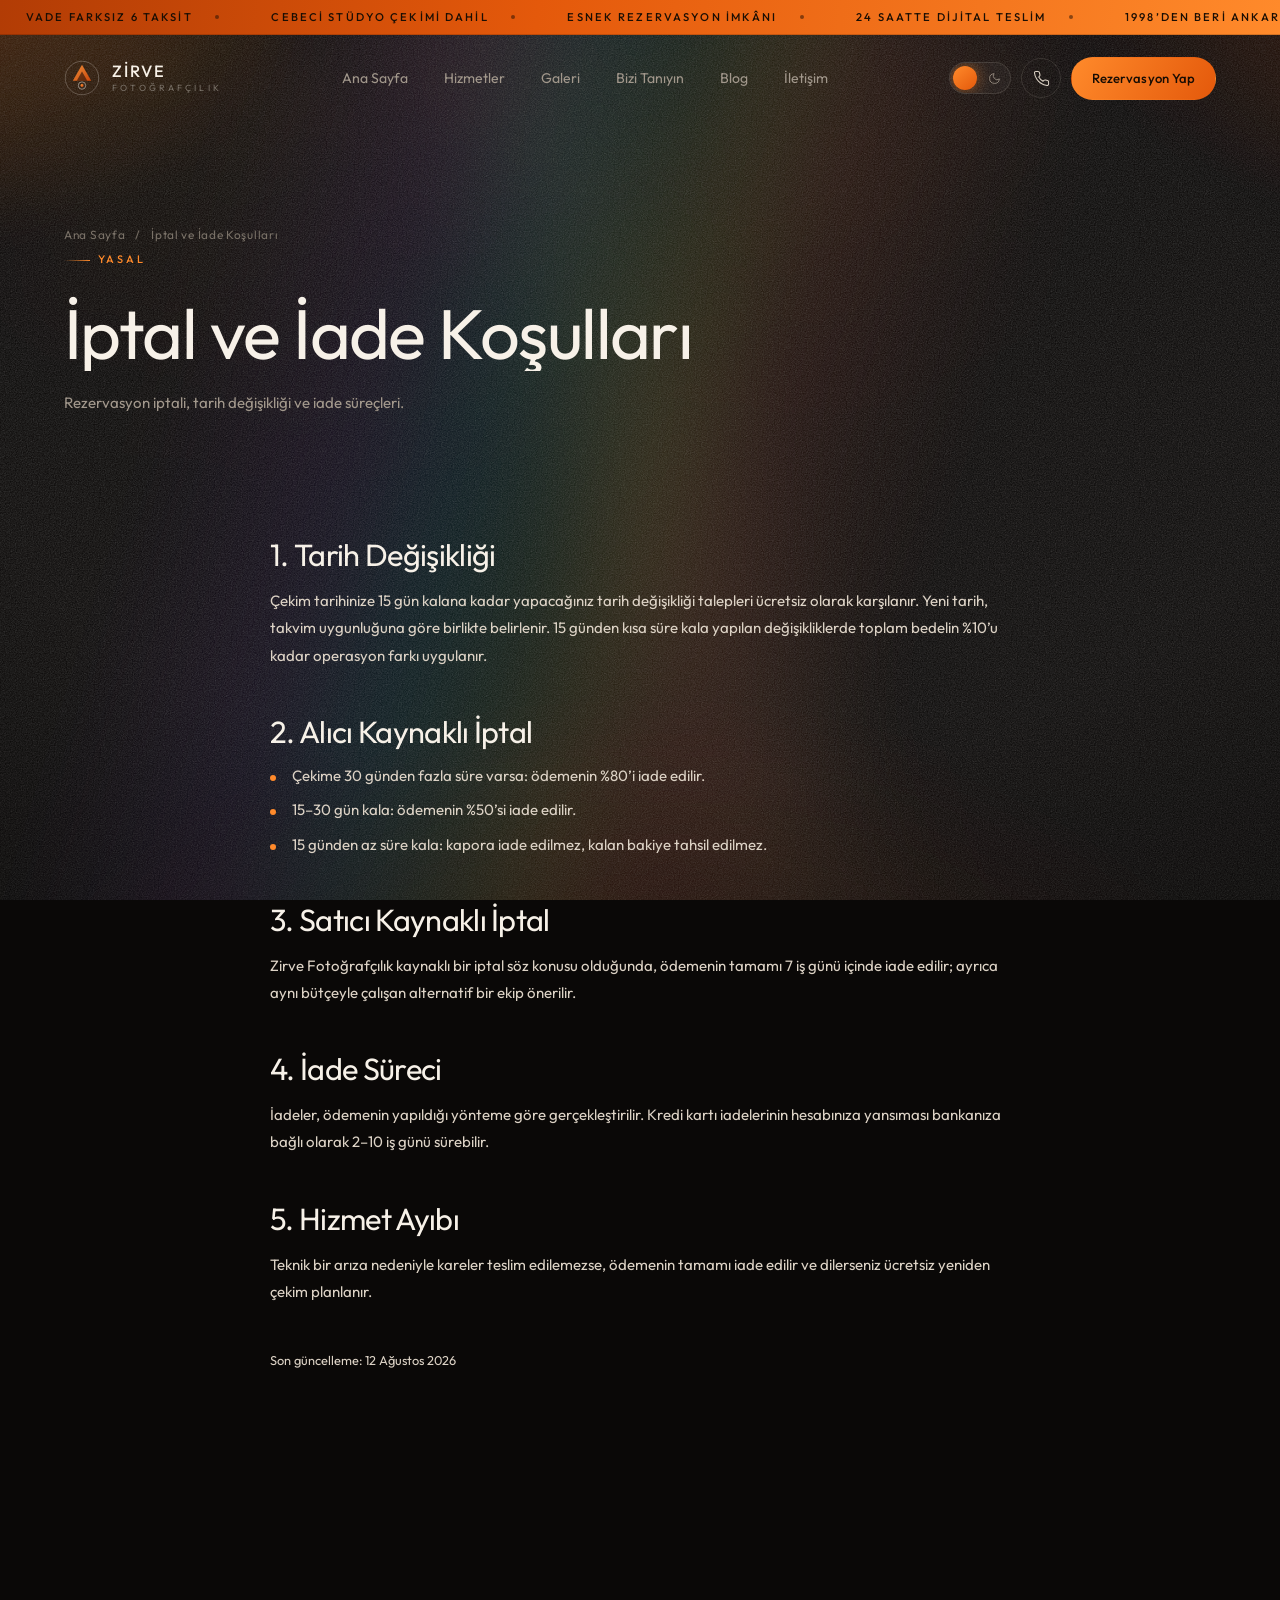
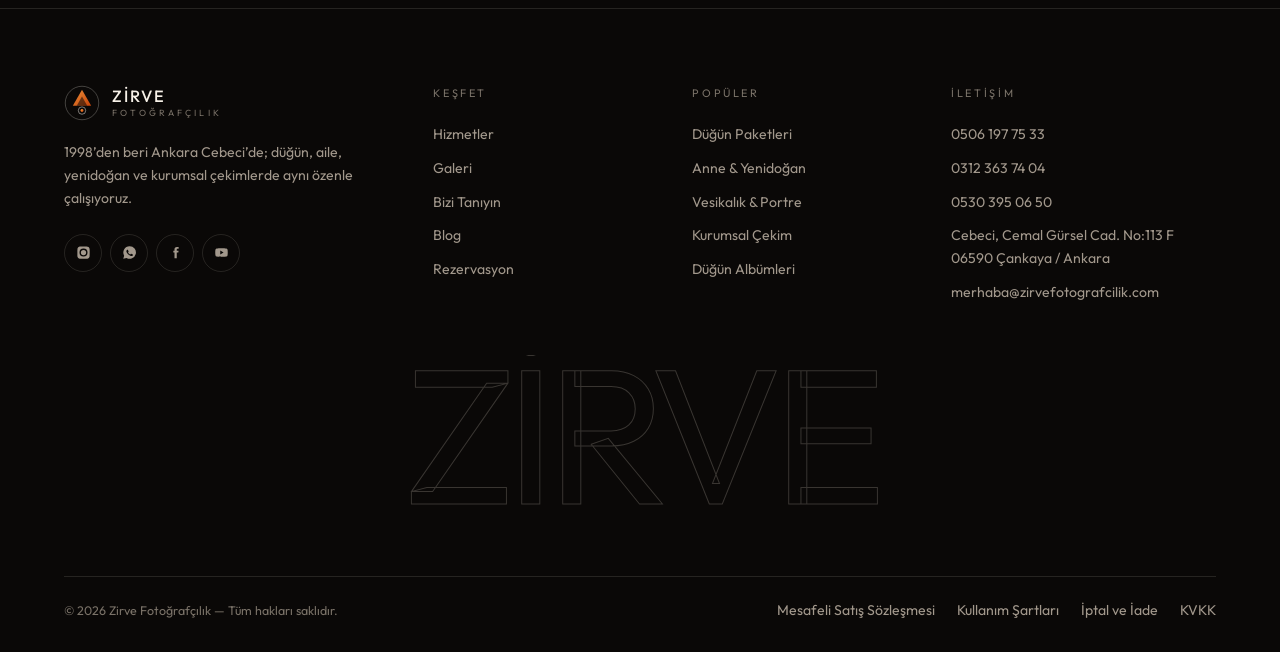
<file: iptal-ve-iade.html>
<!DOCTYPE html>
<html lang="tr" data-theme="dark">
<head>
<meta charset="utf-8">
<meta name="viewport" content="width=device-width, initial-scale=1">
<title>İptal ve İade Koşulları | Zirve Fotoğrafçılık</title>
<meta name="description" content="Rezervasyon iptali, tarih değişikliği ve iade süreçleri.">
<meta name="theme-color" content="#0A0807">
<meta property="og:title" content="İptal ve İade Koşulları | Zirve Fotoğrafçılık">
<meta property="og:description" content="Rezervasyon iptali, tarih değişikliği ve iade süreçleri.">
<meta property="og:type" content="website">
<link rel="icon" href="data:image/svg+xml,%3Csvg xmlns='http://www.w3.org/2000/svg' viewBox='0 0 40 40'%3E%3Cpath d='M20 6 31 24H9L20 6Z' fill='%23FF8A2B'/%3E%3C/svg%3E">
<link rel="preconnect" href="https://fonts.googleapis.com">
<link rel="preconnect" href="https://fonts.gstatic.com" crossorigin>
<link href="https://fonts.googleapis.com/css2?family=Outfit:wght@200;300;400;500;600&display=swap" rel="stylesheet">
<link rel="stylesheet" href="assets/css/style.css">
<script>(function(){try{var t=localStorage.getItem('zirve-theme')||'dark';document.documentElement.setAttribute('data-theme',t);}catch(e){}})();</script>
</head>
<body data-page="legal">
<div class="curtain"><div class="curtain__logo">Zirve Fotoğrafçılık</div></div>

<div class="atmos" aria-hidden="true">
  <div class="atmos__glow"></div>
  <canvas class="atmos__shader"></canvas>
  <div class="atmos__leak"></div>
  <div class="atmos__grain"></div>
  <div class="atmos__vignette"></div>
</div>

<div class="shell">
<div class="ticker" aria-hidden="true">
  <div class="ticker__track">
    <div class="ticker__group"><span class="ticker__item">Vade Farksız 6 Taksit</span><span class="ticker__item">Cebeci Stüdyo Çekimi Dahil</span><span class="ticker__item">Esnek Rezervasyon İmkânı</span><span class="ticker__item">24 Saatte Dijital Teslim</span><span class="ticker__item">1998’den Beri Ankara</span></div>
    <div class="ticker__group"><span class="ticker__item">Vade Farksız 6 Taksit</span><span class="ticker__item">Cebeci Stüdyo Çekimi Dahil</span><span class="ticker__item">Esnek Rezervasyon İmkânı</span><span class="ticker__item">24 Saatte Dijital Teslim</span><span class="ticker__item">1998’den Beri Ankara</span></div>
  </div>
</div>

<header class="header">
  <div class="wrap header__in">
    <a class="brand" href="index.html" aria-label="Zirve Fotoğrafçılık ana sayfa">
      <span class="brand__mark"><svg viewBox="0 0 40 40" fill="none" aria-hidden="true">
  <defs><linearGradient id="zg" x1="0" y1="0" x2="1" y2="1">
    <stop offset="0" stop-color="#FF9A3D"/><stop offset="1" stop-color="#D6480A"/></linearGradient></defs>
  <circle cx="20" cy="20" r="18.6" stroke="currentColor" stroke-opacity=".28"/>
  <path d="M20 5.4 30.2 23H9.8L20 5.4Z" fill="url(#zg)" fill-opacity=".92"/>
  <path d="M20 12.8 25.8 23H14.2L20 12.8Z" fill="#0A0807" fill-opacity=".55"/>
  <circle cx="20" cy="28.4" r="4.1" stroke="currentColor" stroke-opacity=".55"/>
  <circle cx="20" cy="28.4" r="1.6" fill="url(#zg)"/>
</svg></span>
      <span class="brand__txt">
        <span class="brand__name">Zirve</span>
        <span class="brand__sub">Fotoğrafçılık</span>
      </span>
    </a>
    <nav class="nav" aria-label="Ana menü">
        <a class="nav__link" data-nav="index.html" href="index.html"><span>Ana Sayfa</span></a>
        <a class="nav__link" data-nav="hizmetler.html" href="hizmetler.html"><span>Hizmetler</span></a>
        <a class="nav__link" data-nav="galeri.html" href="galeri.html"><span>Galeri</span></a>
        <a class="nav__link" data-nav="bizi-taniyin.html" href="bizi-taniyin.html"><span>Bizi Tanıyın</span></a>
        <a class="nav__link" data-nav="blog.html" href="blog.html"><span>Blog</span></a>
        <a class="nav__link" data-nav="iletisim.html" href="iletisim.html"><span>İletişim</span></a>
    </nav>
    <div class="header__side">
      <button class="theme-t" data-theme-toggle aria-label="Aydınlık / karanlık tema">
        <span class="theme-t__ic theme-t__ic--sun"><svg viewBox="0 0 24 24"><circle cx="12" cy="12" r="4"/><path d="M12 2v2M12 20v2M4.9 4.9l1.4 1.4M17.7 17.7l1.4 1.4M2 12h2M20 12h2M4.9 19.1l1.4-1.4M17.7 6.3l1.4-1.4"/></svg></span>
        <span class="theme-t__ic theme-t__ic--moon"><svg viewBox="0 0 24 24"><path d="M21 12.8A9 9 0 1 1 11.2 3a7 7 0 0 0 9.8 9.8Z"/></svg></span>
        <span class="theme-t__knob"></span>
      </button>
      <a class="icon-btn" href="tel:+905061977533" aria-label="Telefon"><svg viewBox="0 0 24 24"><path d="M22 16.9v3a2 2 0 0 1-2.2 2 19.8 19.8 0 0 1-8.6-3.1 19.5 19.5 0 0 1-6-6A19.8 19.8 0 0 1 2.1 4.2 2 2 0 0 1 4.1 2h3a2 2 0 0 1 2 1.7c.1 1 .4 1.9.7 2.8a2 2 0 0 1-.5 2.1L8.1 9.9a16 16 0 0 0 6 6l1.3-1.2a2 2 0 0 1 2.1-.5c.9.3 1.8.6 2.8.7a2 2 0 0 1 1.7 2Z"/></svg></a>
      <a class="btn btn--solid btn--sm" href="rezervasyon.html" data-magnet>Rezervasyon Yap</a>
      <button class="burger" aria-label="Menü" aria-expanded="false"><i></i><i></i><i></i></button>
    </div>
  </div>
</header>

<div class="menu" id="mobil-menu">
  <ul class="menu__list">
        <li class="menu__item"><a href="index.html">Ana Sayfa</a></li>
        <li class="menu__item"><a href="hizmetler.html">Hizmetler</a></li>
        <li class="menu__item"><a href="galeri.html">Galeri</a></li>
        <li class="menu__item"><a href="bizi-taniyin.html">Bizi Tanıyın</a></li>
        <li class="menu__item"><a href="blog.html">Blog</a></li>
        <li class="menu__item"><a href="iletisim.html">İletişim</a></li>
        <li class="menu__item"><a href="rezervasyon.html">Rezervasyon</a></li>
  </ul>
  <div class="menu__foot">
    <a href="tel:+905061977533">0506 197 75 33</a>
    <a href="tel:+903123637404">0312 363 74 04</a>
    <span>Cebeci · Çankaya / Ankara</span>
  </div>
</div>

<main>
<section class="phead">
  <div class="wrap">
    <div class="phead__crumb"><a href="index.html">Ana Sayfa</a> <span>/</span> <span>İptal ve İade Koşulları</span></div>
    <p class="eyebrow" style="margin-bottom:6px">Yasal</p>
    <h1 data-split>İptal ve İade Koşulları</h1>
    <p class="phead__lead">Rezervasyon iptali, tarih değişikliği ve iade süreçleri.</p>
  </div>
</section><section class="section" style="padding-top:clamp(12px,2vw,26px)"><div class="wrap"><div class="article"><h2>1. Tarih Değişikliği</h2>
<p>Çekim tarihinize 15 gün kalana kadar yapacağınız tarih değişikliği talepleri ücretsiz olarak karşılanır. Yeni tarih, takvim uygunluğuna göre birlikte belirlenir. 15 günden kısa süre kala yapılan değişikliklerde toplam bedelin %10’u kadar operasyon farkı uygulanır.</p>
<h2>2. Alıcı Kaynaklı İptal</h2>
<ul><li>Çekime 30 günden fazla süre varsa: ödemenin %80’i iade edilir.</li><li>15–30 gün kala: ödemenin %50’si iade edilir.</li><li>15 günden az süre kala: kapora iade edilmez, kalan bakiye tahsil edilmez.</li></ul>
<h2>3. Satıcı Kaynaklı İptal</h2>
<p>Zirve Fotoğrafçılık kaynaklı bir iptal söz konusu olduğunda, ödemenin tamamı 7 iş günü içinde iade edilir; ayrıca aynı bütçeyle çalışan alternatif bir ekip önerilir.</p>
<h2>4. İade Süreci</h2>
<p>İadeler, ödemenin yapıldığı yönteme göre gerçekleştirilir. Kredi kartı iadelerinin hesabınıza yansıması bankanıza bağlı olarak 2–10 iş günü sürebilir.</p>
<h2>5. Hizmet Ayıbı</h2>
<p>Teknik bir arıza nedeniyle kareler teslim edilemezse, ödemenin tamamı iade edilir ve dilerseniz ücretsiz yeniden çekim planlanır.</p><p class="tiny mt-l">Son güncelleme: 12 Ağustos 2026</p></div></div></section>
</main>

<footer class="footer">
  <div class="wrap">
    <div class="footer__grid">
      <div class="footer__brand">
        <a class="brand" href="index.html">
          <span class="brand__mark"><svg viewBox="0 0 40 40" fill="none" aria-hidden="true">
  <defs><linearGradient id="zg" x1="0" y1="0" x2="1" y2="1">
    <stop offset="0" stop-color="#FF9A3D"/><stop offset="1" stop-color="#D6480A"/></linearGradient></defs>
  <circle cx="20" cy="20" r="18.6" stroke="currentColor" stroke-opacity=".28"/>
  <path d="M20 5.4 30.2 23H9.8L20 5.4Z" fill="url(#zg)" fill-opacity=".92"/>
  <path d="M20 12.8 25.8 23H14.2L20 12.8Z" fill="#0A0807" fill-opacity=".55"/>
  <circle cx="20" cy="28.4" r="4.1" stroke="currentColor" stroke-opacity=".55"/>
  <circle cx="20" cy="28.4" r="1.6" fill="url(#zg)"/>
</svg></span>
          <span class="brand__txt"><span class="brand__name">Zirve</span><span class="brand__sub">Fotoğrafçılık</span></span>
        </a>
        <p>1998’den beri Ankara Cebeci’de; düğün, aile, yenidoğan ve kurumsal çekimlerde aynı özenle çalışıyoruz.</p>
        <div class="socials">
          <a href="#" aria-label="Instagram"><svg viewBox="0 0 24 24"><path d="M12 2.2c3.2 0 3.6 0 4.9.1 1.2.1 1.8.3 2.2.4.6.2 1 .5 1.4.9.4.4.7.8.9 1.4.2.4.4 1 .4 2.2.1 1.3.1 1.7.1 4.9s0 3.6-.1 4.9c0 1.2-.2 1.8-.4 2.2-.2.6-.5 1-.9 1.4-.4.4-.8.7-1.4.9-.4.2-1 .4-2.2.4-1.3.1-1.7.1-4.9.1s-3.6 0-4.9-.1c-1.2 0-1.8-.2-2.2-.4-.6-.2-1-.5-1.4-.9-.4-.4-.7-.8-.9-1.4-.2-.4-.4-1-.4-2.2C2.2 15.6 2.2 15.2 2.2 12s0-3.6.1-4.9c0-1.2.2-1.8.4-2.2.2-.6.5-1 .9-1.4.4-.4.8-.7 1.4-.9.4-.2 1-.4 2.2-.4C8.4 2.2 8.8 2.2 12 2.2Zm0 3.4A6.4 6.4 0 1 0 18.4 12 6.4 6.4 0 0 0 12 5.6Zm0 10.6A4.2 4.2 0 1 1 16.2 12 4.2 4.2 0 0 1 12 16.2Zm6.6-10.9a1.5 1.5 0 1 1-1.5-1.5 1.5 1.5 0 0 1 1.5 1.5Z"/></svg></a>
          <a href="#" aria-label="WhatsApp"><svg viewBox="0 0 24 24"><path d="M12 2a10 10 0 0 0-8.6 15L2 22l5.2-1.4A10 10 0 1 0 12 2Zm5.6 14.2c-.2.6-1.3 1.2-1.8 1.3-.5.1-1 .1-1.7-.1-.4-.1-.9-.3-1.5-.6-2.7-1.2-4.4-3.9-4.5-4.1-.1-.2-1.1-1.4-1.1-2.6s.6-1.8.9-2.1c.2-.2.5-.3.7-.3h.5c.2 0 .4 0 .6.5l.8 2c.1.2.1.3 0 .5l-.4.5-.3.3c-.1.1-.2.3 0 .5.1.3.7 1.1 1.4 1.8.9.8 1.7 1.1 1.9 1.2.2.1.4.1.5-.1l.7-.9c.2-.2.3-.2.5-.1l2 .9c.2.1.4.2.4.3.1.2.1.7-.1 1.2Z"/></svg></a>
          <a href="#" aria-label="Facebook"><svg viewBox="0 0 24 24"><path d="M14 9V7.2c0-.8.2-1.2 1.4-1.2H17V3h-2.6C11.3 3 10.4 4.5 10.4 6.9V9H8.5v3h1.9v9H14v-9h2.5l.4-3H14Z"/></svg></a>
          <a href="#" aria-label="YouTube"><svg viewBox="0 0 24 24"><path d="M22 12s0-3.2-.4-4.7a2.5 2.5 0 0 0-1.7-1.8C18.3 5 12 5 12 5s-6.3 0-7.9.5a2.5 2.5 0 0 0-1.7 1.8C2 8.8 2 12 2 12s0 3.2.4 4.7a2.5 2.5 0 0 0 1.7 1.8C5.7 19 12 19 12 19s6.3 0 7.9-.5a2.5 2.5 0 0 0 1.7-1.8C22 15.2 22 12 22 12ZM10 15.2V8.8l5.3 3.2Z"/></svg></a>
        </div>
      </div>
      <div>
        <p class="footer__t">Keşfet</p>
        <div class="footer__list">
          <a href="hizmetler.html">Hizmetler</a>
          <a href="galeri.html">Galeri</a>
          <a href="bizi-taniyin.html">Bizi Tanıyın</a>
          <a href="blog.html">Blog</a>
          <a href="rezervasyon.html">Rezervasyon</a>
        </div>
      </div>
      <div>
        <p class="footer__t">Popüler</p>
        <div class="footer__list">
          <a href="hizmet.html?h=dugun-paketleri">Düğün Paketleri</a>
          <a href="hizmet.html?h=anne-ve-yenidogan">Anne &amp; Yenidoğan</a>
          <a href="hizmet.html?h=vesikalik-ve-portre">Vesikalık &amp; Portre</a>
          <a href="hizmet.html?h=kurumsal-fotografcilik">Kurumsal Çekim</a>
          <a href="hizmet.html?h=dugun-albumleri">Düğün Albümleri</a>
        </div>
      </div>
      <div>
        <p class="footer__t">İletişim</p>
        <div class="footer__list">
          <a href="tel:+905061977533">0506 197 75 33</a>
          <a href="tel:+903123637404">0312 363 74 04</a>
          <a href="tel:+905303950650">0530 395 06 50</a>
          <span>Cebeci, Cemal Gürsel Cad. No:113 F<br>06590 Çankaya / Ankara</span>
          <a href="mailto:merhaba@zirvefotografcilik.com">merhaba@zirvefotografcilik.com</a>
        </div>
      </div>
    </div>
    <div class="footer__wordmark" aria-hidden="true">ZİRVE</div>
    <div class="footer__bar">
      <span>© 2026 Zirve Fotoğrafçılık — Tüm hakları saklıdır.</span>
      <div class="footer__list" style="flex-direction:row;gap:22px;flex-wrap:wrap">
        <a href="mesafeli-satis-sozlesmesi.html">Mesafeli Satış Sözleşmesi</a>
        <a href="kullanim-sartlari.html">Kullanım Şartları</a>
        <a href="iptal-ve-iade.html">İptal ve İade</a>
        <a href="kvkk.html">KVKK</a>
      </div>
    </div>
  </div>
</footer>
</div>

<script src="assets/js/data.js"></script>
<script src="assets/js/site.js"></script>
<script src="assets/js/pages.js"></script>
</body>
</html>
</file>
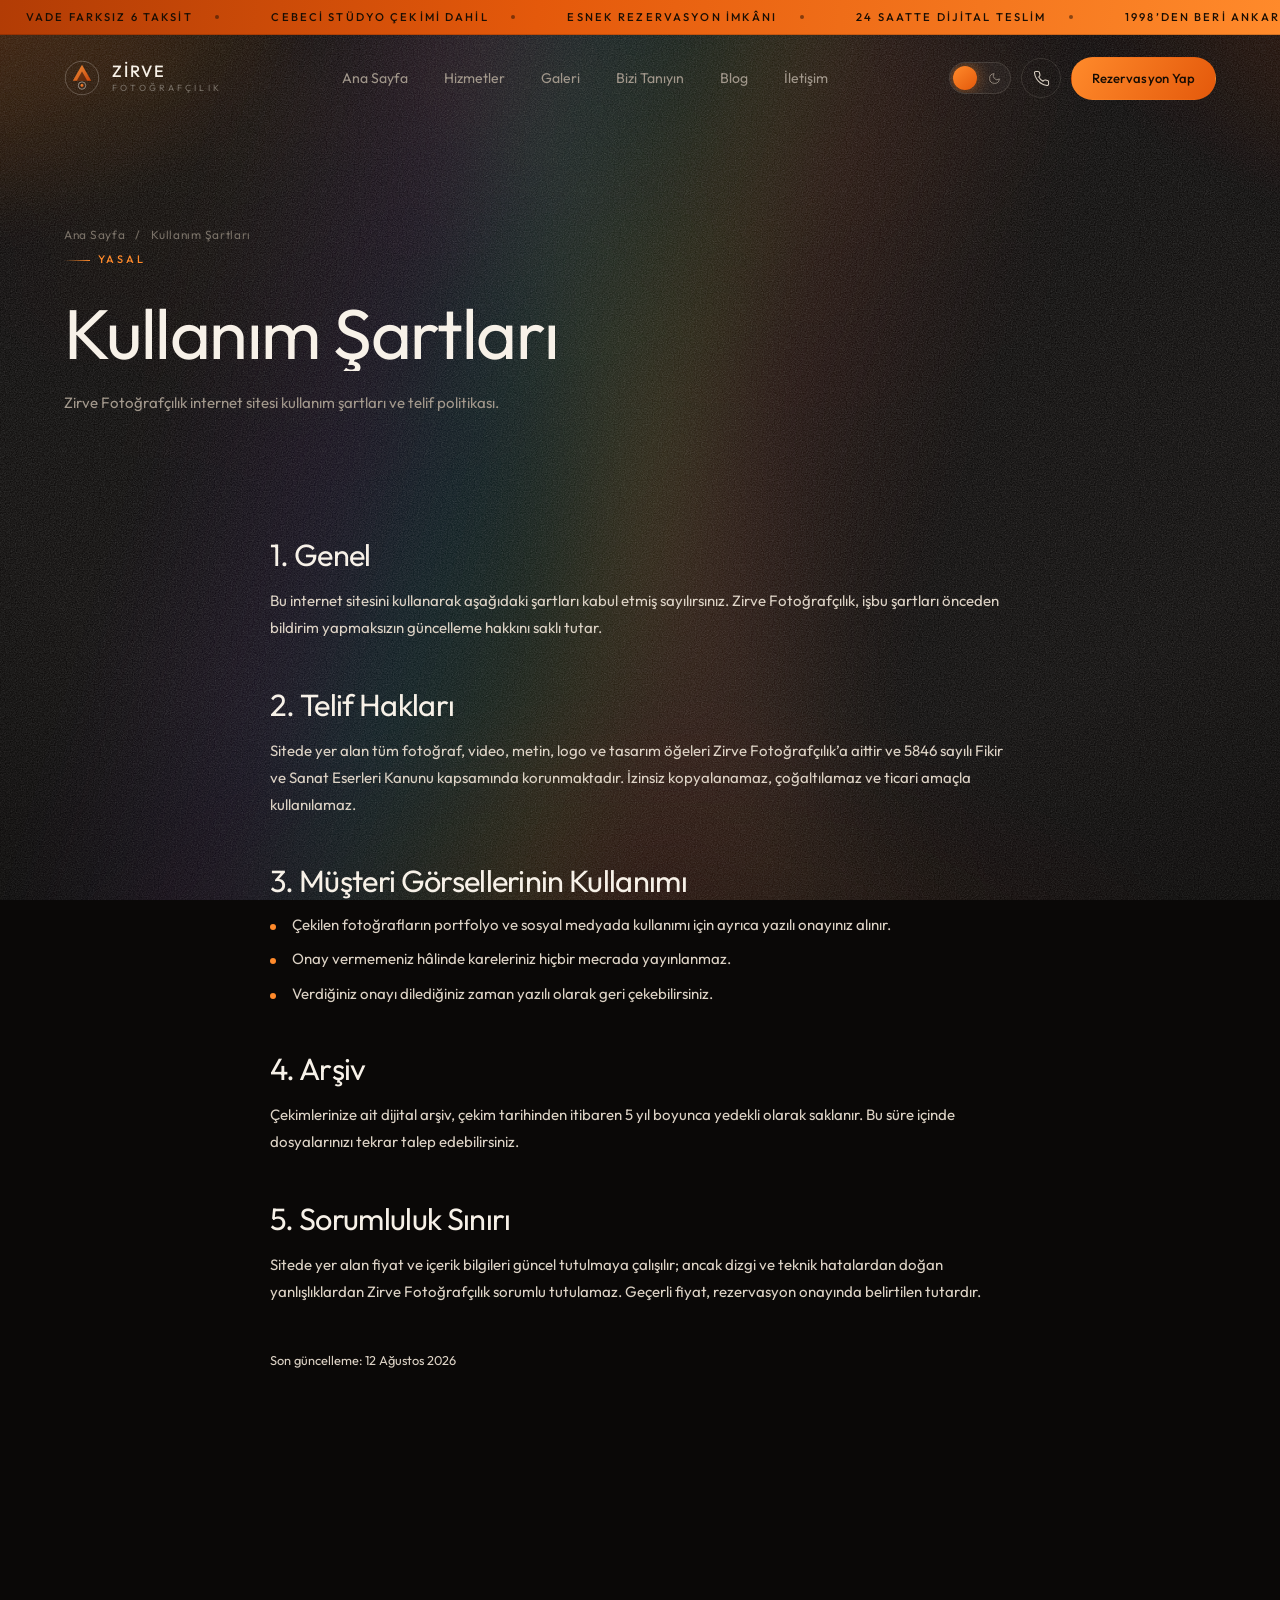
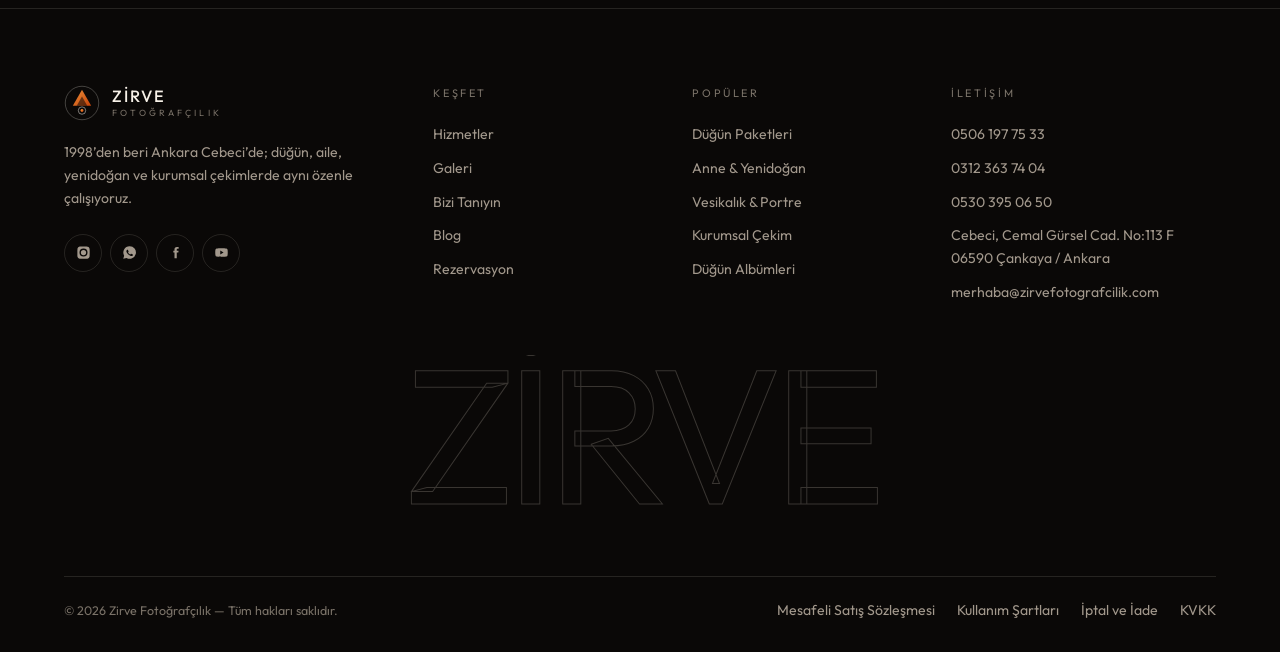
<file: kullanim-sartlari.html>
<!DOCTYPE html>
<html lang="tr" data-theme="dark">
<head>
<meta charset="utf-8">
<meta name="viewport" content="width=device-width, initial-scale=1">
<title>Kullanım Şartları | Zirve Fotoğrafçılık</title>
<meta name="description" content="Zirve Fotoğrafçılık internet sitesi kullanım şartları ve telif politikası.">
<meta name="theme-color" content="#0A0807">
<meta property="og:title" content="Kullanım Şartları | Zirve Fotoğrafçılık">
<meta property="og:description" content="Zirve Fotoğrafçılık internet sitesi kullanım şartları ve telif politikası.">
<meta property="og:type" content="website">
<link rel="icon" href="data:image/svg+xml,%3Csvg xmlns='http://www.w3.org/2000/svg' viewBox='0 0 40 40'%3E%3Cpath d='M20 6 31 24H9L20 6Z' fill='%23FF8A2B'/%3E%3C/svg%3E">
<link rel="preconnect" href="https://fonts.googleapis.com">
<link rel="preconnect" href="https://fonts.gstatic.com" crossorigin>
<link href="https://fonts.googleapis.com/css2?family=Outfit:wght@200;300;400;500;600&display=swap" rel="stylesheet">
<link rel="stylesheet" href="assets/css/style.css">
<script>(function(){try{var t=localStorage.getItem('zirve-theme')||'dark';document.documentElement.setAttribute('data-theme',t);}catch(e){}})();</script>
</head>
<body data-page="legal">
<div class="curtain"><div class="curtain__logo">Zirve Fotoğrafçılık</div></div>

<div class="atmos" aria-hidden="true">
  <div class="atmos__glow"></div>
  <canvas class="atmos__shader"></canvas>
  <div class="atmos__leak"></div>
  <div class="atmos__grain"></div>
  <div class="atmos__vignette"></div>
</div>

<div class="shell">
<div class="ticker" aria-hidden="true">
  <div class="ticker__track">
    <div class="ticker__group"><span class="ticker__item">Vade Farksız 6 Taksit</span><span class="ticker__item">Cebeci Stüdyo Çekimi Dahil</span><span class="ticker__item">Esnek Rezervasyon İmkânı</span><span class="ticker__item">24 Saatte Dijital Teslim</span><span class="ticker__item">1998’den Beri Ankara</span></div>
    <div class="ticker__group"><span class="ticker__item">Vade Farksız 6 Taksit</span><span class="ticker__item">Cebeci Stüdyo Çekimi Dahil</span><span class="ticker__item">Esnek Rezervasyon İmkânı</span><span class="ticker__item">24 Saatte Dijital Teslim</span><span class="ticker__item">1998’den Beri Ankara</span></div>
  </div>
</div>

<header class="header">
  <div class="wrap header__in">
    <a class="brand" href="index.html" aria-label="Zirve Fotoğrafçılık ana sayfa">
      <span class="brand__mark"><svg viewBox="0 0 40 40" fill="none" aria-hidden="true">
  <defs><linearGradient id="zg" x1="0" y1="0" x2="1" y2="1">
    <stop offset="0" stop-color="#FF9A3D"/><stop offset="1" stop-color="#D6480A"/></linearGradient></defs>
  <circle cx="20" cy="20" r="18.6" stroke="currentColor" stroke-opacity=".28"/>
  <path d="M20 5.4 30.2 23H9.8L20 5.4Z" fill="url(#zg)" fill-opacity=".92"/>
  <path d="M20 12.8 25.8 23H14.2L20 12.8Z" fill="#0A0807" fill-opacity=".55"/>
  <circle cx="20" cy="28.4" r="4.1" stroke="currentColor" stroke-opacity=".55"/>
  <circle cx="20" cy="28.4" r="1.6" fill="url(#zg)"/>
</svg></span>
      <span class="brand__txt">
        <span class="brand__name">Zirve</span>
        <span class="brand__sub">Fotoğrafçılık</span>
      </span>
    </a>
    <nav class="nav" aria-label="Ana menü">
        <a class="nav__link" data-nav="index.html" href="index.html"><span>Ana Sayfa</span></a>
        <a class="nav__link" data-nav="hizmetler.html" href="hizmetler.html"><span>Hizmetler</span></a>
        <a class="nav__link" data-nav="galeri.html" href="galeri.html"><span>Galeri</span></a>
        <a class="nav__link" data-nav="bizi-taniyin.html" href="bizi-taniyin.html"><span>Bizi Tanıyın</span></a>
        <a class="nav__link" data-nav="blog.html" href="blog.html"><span>Blog</span></a>
        <a class="nav__link" data-nav="iletisim.html" href="iletisim.html"><span>İletişim</span></a>
    </nav>
    <div class="header__side">
      <button class="theme-t" data-theme-toggle aria-label="Aydınlık / karanlık tema">
        <span class="theme-t__ic theme-t__ic--sun"><svg viewBox="0 0 24 24"><circle cx="12" cy="12" r="4"/><path d="M12 2v2M12 20v2M4.9 4.9l1.4 1.4M17.7 17.7l1.4 1.4M2 12h2M20 12h2M4.9 19.1l1.4-1.4M17.7 6.3l1.4-1.4"/></svg></span>
        <span class="theme-t__ic theme-t__ic--moon"><svg viewBox="0 0 24 24"><path d="M21 12.8A9 9 0 1 1 11.2 3a7 7 0 0 0 9.8 9.8Z"/></svg></span>
        <span class="theme-t__knob"></span>
      </button>
      <a class="icon-btn" href="tel:+905061977533" aria-label="Telefon"><svg viewBox="0 0 24 24"><path d="M22 16.9v3a2 2 0 0 1-2.2 2 19.8 19.8 0 0 1-8.6-3.1 19.5 19.5 0 0 1-6-6A19.8 19.8 0 0 1 2.1 4.2 2 2 0 0 1 4.1 2h3a2 2 0 0 1 2 1.7c.1 1 .4 1.9.7 2.8a2 2 0 0 1-.5 2.1L8.1 9.9a16 16 0 0 0 6 6l1.3-1.2a2 2 0 0 1 2.1-.5c.9.3 1.8.6 2.8.7a2 2 0 0 1 1.7 2Z"/></svg></a>
      <a class="btn btn--solid btn--sm" href="rezervasyon.html" data-magnet>Rezervasyon Yap</a>
      <button class="burger" aria-label="Menü" aria-expanded="false"><i></i><i></i><i></i></button>
    </div>
  </div>
</header>

<div class="menu" id="mobil-menu">
  <ul class="menu__list">
        <li class="menu__item"><a href="index.html">Ana Sayfa</a></li>
        <li class="menu__item"><a href="hizmetler.html">Hizmetler</a></li>
        <li class="menu__item"><a href="galeri.html">Galeri</a></li>
        <li class="menu__item"><a href="bizi-taniyin.html">Bizi Tanıyın</a></li>
        <li class="menu__item"><a href="blog.html">Blog</a></li>
        <li class="menu__item"><a href="iletisim.html">İletişim</a></li>
        <li class="menu__item"><a href="rezervasyon.html">Rezervasyon</a></li>
  </ul>
  <div class="menu__foot">
    <a href="tel:+905061977533">0506 197 75 33</a>
    <a href="tel:+903123637404">0312 363 74 04</a>
    <span>Cebeci · Çankaya / Ankara</span>
  </div>
</div>

<main>
<section class="phead">
  <div class="wrap">
    <div class="phead__crumb"><a href="index.html">Ana Sayfa</a> <span>/</span> <span>Kullanım Şartları</span></div>
    <p class="eyebrow" style="margin-bottom:6px">Yasal</p>
    <h1 data-split>Kullanım Şartları</h1>
    <p class="phead__lead">Zirve Fotoğrafçılık internet sitesi kullanım şartları ve telif politikası.</p>
  </div>
</section><section class="section" style="padding-top:clamp(12px,2vw,26px)"><div class="wrap"><div class="article"><h2>1. Genel</h2>
<p>Bu internet sitesini kullanarak aşağıdaki şartları kabul etmiş sayılırsınız. Zirve Fotoğrafçılık, işbu şartları önceden bildirim yapmaksızın güncelleme hakkını saklı tutar.</p>
<h2>2. Telif Hakları</h2>
<p>Sitede yer alan tüm fotoğraf, video, metin, logo ve tasarım öğeleri Zirve Fotoğrafçılık’a aittir ve 5846 sayılı Fikir ve Sanat Eserleri Kanunu kapsamında korunmaktadır. İzinsiz kopyalanamaz, çoğaltılamaz ve ticari amaçla kullanılamaz.</p>
<h2>3. Müşteri Görsellerinin Kullanımı</h2>
<ul><li>Çekilen fotoğrafların portfolyo ve sosyal medyada kullanımı için ayrıca yazılı onayınız alınır.</li><li>Onay vermemeniz hâlinde kareleriniz hiçbir mecrada yayınlanmaz.</li><li>Verdiğiniz onayı dilediğiniz zaman yazılı olarak geri çekebilirsiniz.</li></ul>
<h2>4. Arşiv</h2>
<p>Çekimlerinize ait dijital arşiv, çekim tarihinden itibaren 5 yıl boyunca yedekli olarak saklanır. Bu süre içinde dosyalarınızı tekrar talep edebilirsiniz.</p>
<h2>5. Sorumluluk Sınırı</h2>
<p>Sitede yer alan fiyat ve içerik bilgileri güncel tutulmaya çalışılır; ancak dizgi ve teknik hatalardan doğan yanlışlıklardan Zirve Fotoğrafçılık sorumlu tutulamaz. Geçerli fiyat, rezervasyon onayında belirtilen tutardır.</p><p class="tiny mt-l">Son güncelleme: 12 Ağustos 2026</p></div></div></section>
</main>

<footer class="footer">
  <div class="wrap">
    <div class="footer__grid">
      <div class="footer__brand">
        <a class="brand" href="index.html">
          <span class="brand__mark"><svg viewBox="0 0 40 40" fill="none" aria-hidden="true">
  <defs><linearGradient id="zg" x1="0" y1="0" x2="1" y2="1">
    <stop offset="0" stop-color="#FF9A3D"/><stop offset="1" stop-color="#D6480A"/></linearGradient></defs>
  <circle cx="20" cy="20" r="18.6" stroke="currentColor" stroke-opacity=".28"/>
  <path d="M20 5.4 30.2 23H9.8L20 5.4Z" fill="url(#zg)" fill-opacity=".92"/>
  <path d="M20 12.8 25.8 23H14.2L20 12.8Z" fill="#0A0807" fill-opacity=".55"/>
  <circle cx="20" cy="28.4" r="4.1" stroke="currentColor" stroke-opacity=".55"/>
  <circle cx="20" cy="28.4" r="1.6" fill="url(#zg)"/>
</svg></span>
          <span class="brand__txt"><span class="brand__name">Zirve</span><span class="brand__sub">Fotoğrafçılık</span></span>
        </a>
        <p>1998’den beri Ankara Cebeci’de; düğün, aile, yenidoğan ve kurumsal çekimlerde aynı özenle çalışıyoruz.</p>
        <div class="socials">
          <a href="#" aria-label="Instagram"><svg viewBox="0 0 24 24"><path d="M12 2.2c3.2 0 3.6 0 4.9.1 1.2.1 1.8.3 2.2.4.6.2 1 .5 1.4.9.4.4.7.8.9 1.4.2.4.4 1 .4 2.2.1 1.3.1 1.7.1 4.9s0 3.6-.1 4.9c0 1.2-.2 1.8-.4 2.2-.2.6-.5 1-.9 1.4-.4.4-.8.7-1.4.9-.4.2-1 .4-2.2.4-1.3.1-1.7.1-4.9.1s-3.6 0-4.9-.1c-1.2 0-1.8-.2-2.2-.4-.6-.2-1-.5-1.4-.9-.4-.4-.7-.8-.9-1.4-.2-.4-.4-1-.4-2.2C2.2 15.6 2.2 15.2 2.2 12s0-3.6.1-4.9c0-1.2.2-1.8.4-2.2.2-.6.5-1 .9-1.4.4-.4.8-.7 1.4-.9.4-.2 1-.4 2.2-.4C8.4 2.2 8.8 2.2 12 2.2Zm0 3.4A6.4 6.4 0 1 0 18.4 12 6.4 6.4 0 0 0 12 5.6Zm0 10.6A4.2 4.2 0 1 1 16.2 12 4.2 4.2 0 0 1 12 16.2Zm6.6-10.9a1.5 1.5 0 1 1-1.5-1.5 1.5 1.5 0 0 1 1.5 1.5Z"/></svg></a>
          <a href="#" aria-label="WhatsApp"><svg viewBox="0 0 24 24"><path d="M12 2a10 10 0 0 0-8.6 15L2 22l5.2-1.4A10 10 0 1 0 12 2Zm5.6 14.2c-.2.6-1.3 1.2-1.8 1.3-.5.1-1 .1-1.7-.1-.4-.1-.9-.3-1.5-.6-2.7-1.2-4.4-3.9-4.5-4.1-.1-.2-1.1-1.4-1.1-2.6s.6-1.8.9-2.1c.2-.2.5-.3.7-.3h.5c.2 0 .4 0 .6.5l.8 2c.1.2.1.3 0 .5l-.4.5-.3.3c-.1.1-.2.3 0 .5.1.3.7 1.1 1.4 1.8.9.8 1.7 1.1 1.9 1.2.2.1.4.1.5-.1l.7-.9c.2-.2.3-.2.5-.1l2 .9c.2.1.4.2.4.3.1.2.1.7-.1 1.2Z"/></svg></a>
          <a href="#" aria-label="Facebook"><svg viewBox="0 0 24 24"><path d="M14 9V7.2c0-.8.2-1.2 1.4-1.2H17V3h-2.6C11.3 3 10.4 4.5 10.4 6.9V9H8.5v3h1.9v9H14v-9h2.5l.4-3H14Z"/></svg></a>
          <a href="#" aria-label="YouTube"><svg viewBox="0 0 24 24"><path d="M22 12s0-3.2-.4-4.7a2.5 2.5 0 0 0-1.7-1.8C18.3 5 12 5 12 5s-6.3 0-7.9.5a2.5 2.5 0 0 0-1.7 1.8C2 8.8 2 12 2 12s0 3.2.4 4.7a2.5 2.5 0 0 0 1.7 1.8C5.7 19 12 19 12 19s6.3 0 7.9-.5a2.5 2.5 0 0 0 1.7-1.8C22 15.2 22 12 22 12ZM10 15.2V8.8l5.3 3.2Z"/></svg></a>
        </div>
      </div>
      <div>
        <p class="footer__t">Keşfet</p>
        <div class="footer__list">
          <a href="hizmetler.html">Hizmetler</a>
          <a href="galeri.html">Galeri</a>
          <a href="bizi-taniyin.html">Bizi Tanıyın</a>
          <a href="blog.html">Blog</a>
          <a href="rezervasyon.html">Rezervasyon</a>
        </div>
      </div>
      <div>
        <p class="footer__t">Popüler</p>
        <div class="footer__list">
          <a href="hizmet.html?h=dugun-paketleri">Düğün Paketleri</a>
          <a href="hizmet.html?h=anne-ve-yenidogan">Anne &amp; Yenidoğan</a>
          <a href="hizmet.html?h=vesikalik-ve-portre">Vesikalık &amp; Portre</a>
          <a href="hizmet.html?h=kurumsal-fotografcilik">Kurumsal Çekim</a>
          <a href="hizmet.html?h=dugun-albumleri">Düğün Albümleri</a>
        </div>
      </div>
      <div>
        <p class="footer__t">İletişim</p>
        <div class="footer__list">
          <a href="tel:+905061977533">0506 197 75 33</a>
          <a href="tel:+903123637404">0312 363 74 04</a>
          <a href="tel:+905303950650">0530 395 06 50</a>
          <span>Cebeci, Cemal Gürsel Cad. No:113 F<br>06590 Çankaya / Ankara</span>
          <a href="mailto:merhaba@zirvefotografcilik.com">merhaba@zirvefotografcilik.com</a>
        </div>
      </div>
    </div>
    <div class="footer__wordmark" aria-hidden="true">ZİRVE</div>
    <div class="footer__bar">
      <span>© 2026 Zirve Fotoğrafçılık — Tüm hakları saklıdır.</span>
      <div class="footer__list" style="flex-direction:row;gap:22px;flex-wrap:wrap">
        <a href="mesafeli-satis-sozlesmesi.html">Mesafeli Satış Sözleşmesi</a>
        <a href="kullanim-sartlari.html">Kullanım Şartları</a>
        <a href="iptal-ve-iade.html">İptal ve İade</a>
        <a href="kvkk.html">KVKK</a>
      </div>
    </div>
  </div>
</footer>
</div>

<script src="assets/js/data.js"></script>
<script src="assets/js/site.js"></script>
<script src="assets/js/pages.js"></script>
</body>
</html>
</file>
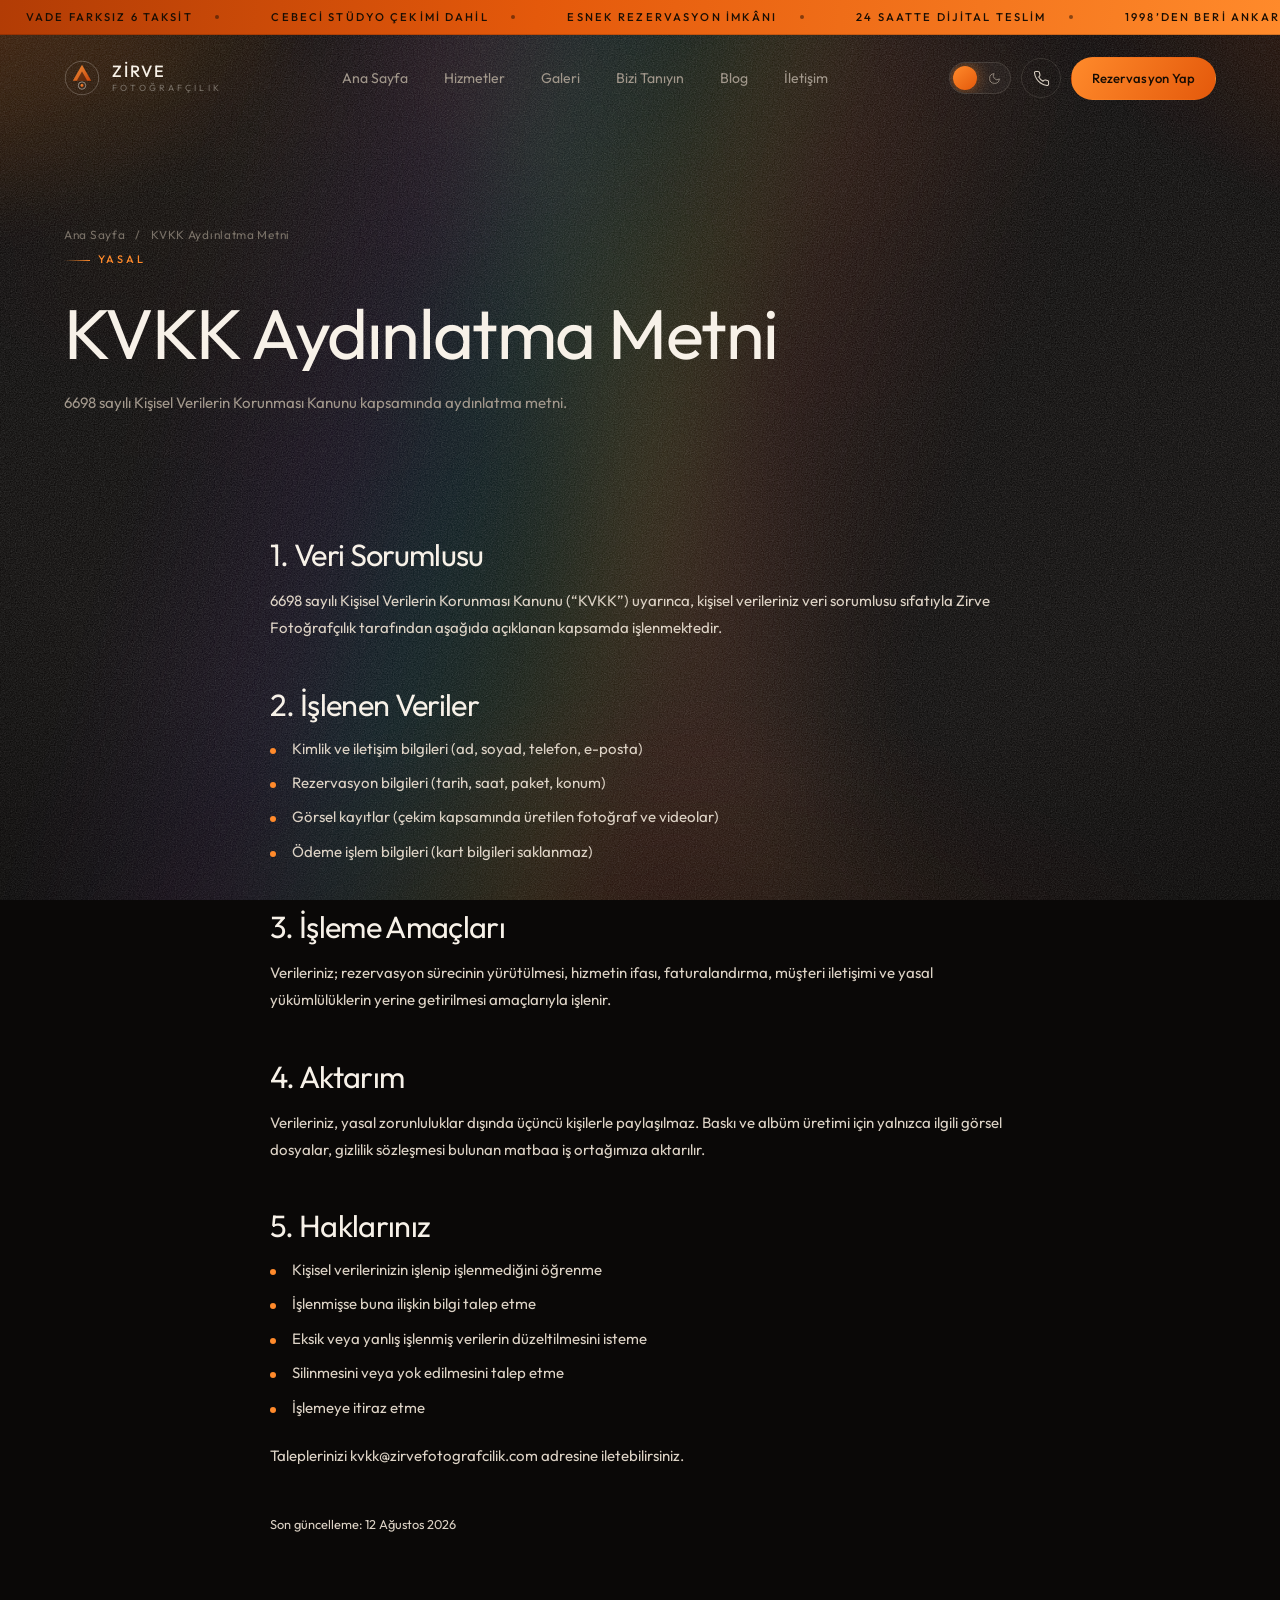
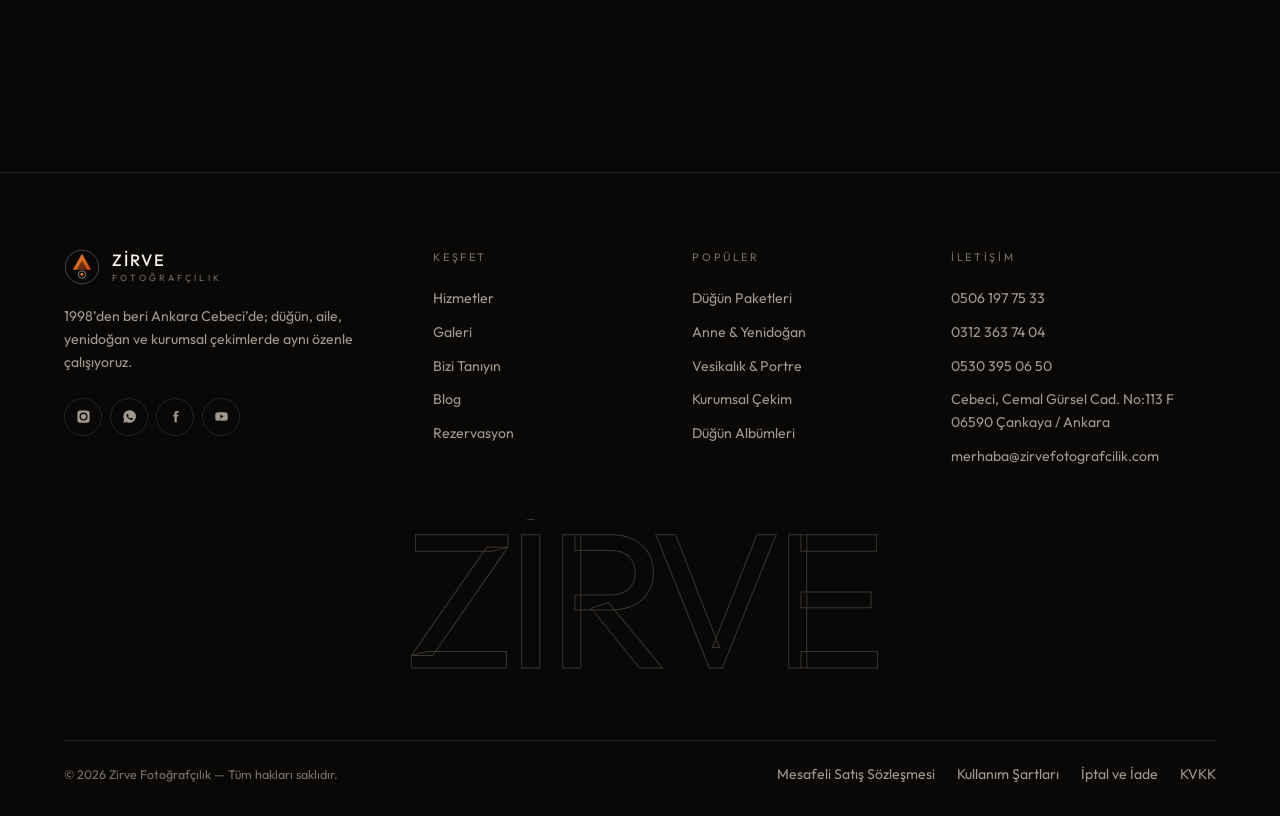
<file: kvkk.html>
<!DOCTYPE html>
<html lang="tr" data-theme="dark">
<head>
<meta charset="utf-8">
<meta name="viewport" content="width=device-width, initial-scale=1">
<title>KVKK Aydınlatma Metni | Zirve Fotoğrafçılık</title>
<meta name="description" content="6698 sayılı Kişisel Verilerin Korunması Kanunu kapsamında aydınlatma metni.">
<meta name="theme-color" content="#0A0807">
<meta property="og:title" content="KVKK Aydınlatma Metni | Zirve Fotoğrafçılık">
<meta property="og:description" content="6698 sayılı Kişisel Verilerin Korunması Kanunu kapsamında aydınlatma metni.">
<meta property="og:type" content="website">
<link rel="icon" href="data:image/svg+xml,%3Csvg xmlns='http://www.w3.org/2000/svg' viewBox='0 0 40 40'%3E%3Cpath d='M20 6 31 24H9L20 6Z' fill='%23FF8A2B'/%3E%3C/svg%3E">
<link rel="preconnect" href="https://fonts.googleapis.com">
<link rel="preconnect" href="https://fonts.gstatic.com" crossorigin>
<link href="https://fonts.googleapis.com/css2?family=Outfit:wght@200;300;400;500;600&display=swap" rel="stylesheet">
<link rel="stylesheet" href="assets/css/style.css">
<script>(function(){try{var t=localStorage.getItem('zirve-theme')||'dark';document.documentElement.setAttribute('data-theme',t);}catch(e){}})();</script>
</head>
<body data-page="legal">
<div class="curtain"><div class="curtain__logo">Zirve Fotoğrafçılık</div></div>

<div class="atmos" aria-hidden="true">
  <div class="atmos__glow"></div>
  <canvas class="atmos__shader"></canvas>
  <div class="atmos__leak"></div>
  <div class="atmos__grain"></div>
  <div class="atmos__vignette"></div>
</div>

<div class="shell">
<div class="ticker" aria-hidden="true">
  <div class="ticker__track">
    <div class="ticker__group"><span class="ticker__item">Vade Farksız 6 Taksit</span><span class="ticker__item">Cebeci Stüdyo Çekimi Dahil</span><span class="ticker__item">Esnek Rezervasyon İmkânı</span><span class="ticker__item">24 Saatte Dijital Teslim</span><span class="ticker__item">1998’den Beri Ankara</span></div>
    <div class="ticker__group"><span class="ticker__item">Vade Farksız 6 Taksit</span><span class="ticker__item">Cebeci Stüdyo Çekimi Dahil</span><span class="ticker__item">Esnek Rezervasyon İmkânı</span><span class="ticker__item">24 Saatte Dijital Teslim</span><span class="ticker__item">1998’den Beri Ankara</span></div>
  </div>
</div>

<header class="header">
  <div class="wrap header__in">
    <a class="brand" href="index.html" aria-label="Zirve Fotoğrafçılık ana sayfa">
      <span class="brand__mark"><svg viewBox="0 0 40 40" fill="none" aria-hidden="true">
  <defs><linearGradient id="zg" x1="0" y1="0" x2="1" y2="1">
    <stop offset="0" stop-color="#FF9A3D"/><stop offset="1" stop-color="#D6480A"/></linearGradient></defs>
  <circle cx="20" cy="20" r="18.6" stroke="currentColor" stroke-opacity=".28"/>
  <path d="M20 5.4 30.2 23H9.8L20 5.4Z" fill="url(#zg)" fill-opacity=".92"/>
  <path d="M20 12.8 25.8 23H14.2L20 12.8Z" fill="#0A0807" fill-opacity=".55"/>
  <circle cx="20" cy="28.4" r="4.1" stroke="currentColor" stroke-opacity=".55"/>
  <circle cx="20" cy="28.4" r="1.6" fill="url(#zg)"/>
</svg></span>
      <span class="brand__txt">
        <span class="brand__name">Zirve</span>
        <span class="brand__sub">Fotoğrafçılık</span>
      </span>
    </a>
    <nav class="nav" aria-label="Ana menü">
        <a class="nav__link" data-nav="index.html" href="index.html"><span>Ana Sayfa</span></a>
        <a class="nav__link" data-nav="hizmetler.html" href="hizmetler.html"><span>Hizmetler</span></a>
        <a class="nav__link" data-nav="galeri.html" href="galeri.html"><span>Galeri</span></a>
        <a class="nav__link" data-nav="bizi-taniyin.html" href="bizi-taniyin.html"><span>Bizi Tanıyın</span></a>
        <a class="nav__link" data-nav="blog.html" href="blog.html"><span>Blog</span></a>
        <a class="nav__link" data-nav="iletisim.html" href="iletisim.html"><span>İletişim</span></a>
    </nav>
    <div class="header__side">
      <button class="theme-t" data-theme-toggle aria-label="Aydınlık / karanlık tema">
        <span class="theme-t__ic theme-t__ic--sun"><svg viewBox="0 0 24 24"><circle cx="12" cy="12" r="4"/><path d="M12 2v2M12 20v2M4.9 4.9l1.4 1.4M17.7 17.7l1.4 1.4M2 12h2M20 12h2M4.9 19.1l1.4-1.4M17.7 6.3l1.4-1.4"/></svg></span>
        <span class="theme-t__ic theme-t__ic--moon"><svg viewBox="0 0 24 24"><path d="M21 12.8A9 9 0 1 1 11.2 3a7 7 0 0 0 9.8 9.8Z"/></svg></span>
        <span class="theme-t__knob"></span>
      </button>
      <a class="icon-btn" href="tel:+905061977533" aria-label="Telefon"><svg viewBox="0 0 24 24"><path d="M22 16.9v3a2 2 0 0 1-2.2 2 19.8 19.8 0 0 1-8.6-3.1 19.5 19.5 0 0 1-6-6A19.8 19.8 0 0 1 2.1 4.2 2 2 0 0 1 4.1 2h3a2 2 0 0 1 2 1.7c.1 1 .4 1.9.7 2.8a2 2 0 0 1-.5 2.1L8.1 9.9a16 16 0 0 0 6 6l1.3-1.2a2 2 0 0 1 2.1-.5c.9.3 1.8.6 2.8.7a2 2 0 0 1 1.7 2Z"/></svg></a>
      <a class="btn btn--solid btn--sm" href="rezervasyon.html" data-magnet>Rezervasyon Yap</a>
      <button class="burger" aria-label="Menü" aria-expanded="false"><i></i><i></i><i></i></button>
    </div>
  </div>
</header>

<div class="menu" id="mobil-menu">
  <ul class="menu__list">
        <li class="menu__item"><a href="index.html">Ana Sayfa</a></li>
        <li class="menu__item"><a href="hizmetler.html">Hizmetler</a></li>
        <li class="menu__item"><a href="galeri.html">Galeri</a></li>
        <li class="menu__item"><a href="bizi-taniyin.html">Bizi Tanıyın</a></li>
        <li class="menu__item"><a href="blog.html">Blog</a></li>
        <li class="menu__item"><a href="iletisim.html">İletişim</a></li>
        <li class="menu__item"><a href="rezervasyon.html">Rezervasyon</a></li>
  </ul>
  <div class="menu__foot">
    <a href="tel:+905061977533">0506 197 75 33</a>
    <a href="tel:+903123637404">0312 363 74 04</a>
    <span>Cebeci · Çankaya / Ankara</span>
  </div>
</div>

<main>
<section class="phead">
  <div class="wrap">
    <div class="phead__crumb"><a href="index.html">Ana Sayfa</a> <span>/</span> <span>KVKK Aydınlatma Metni</span></div>
    <p class="eyebrow" style="margin-bottom:6px">Yasal</p>
    <h1 data-split>KVKK Aydınlatma Metni</h1>
    <p class="phead__lead">6698 sayılı Kişisel Verilerin Korunması Kanunu kapsamında aydınlatma metni.</p>
  </div>
</section><section class="section" style="padding-top:clamp(12px,2vw,26px)"><div class="wrap"><div class="article"><h2>1. Veri Sorumlusu</h2>
<p>6698 sayılı Kişisel Verilerin Korunması Kanunu (“KVKK”) uyarınca, kişisel verileriniz veri sorumlusu sıfatıyla Zirve Fotoğrafçılık tarafından aşağıda açıklanan kapsamda işlenmektedir.</p>
<h2>2. İşlenen Veriler</h2>
<ul><li>Kimlik ve iletişim bilgileri (ad, soyad, telefon, e-posta)</li><li>Rezervasyon bilgileri (tarih, saat, paket, konum)</li><li>Görsel kayıtlar (çekim kapsamında üretilen fotoğraf ve videolar)</li><li>Ödeme işlem bilgileri (kart bilgileri saklanmaz)</li></ul>
<h2>3. İşleme Amaçları</h2>
<p>Verileriniz; rezervasyon sürecinin yürütülmesi, hizmetin ifası, faturalandırma, müşteri iletişimi ve yasal yükümlülüklerin yerine getirilmesi amaçlarıyla işlenir.</p>
<h2>4. Aktarım</h2>
<p>Verileriniz, yasal zorunluluklar dışında üçüncü kişilerle paylaşılmaz. Baskı ve albüm üretimi için yalnızca ilgili görsel dosyalar, gizlilik sözleşmesi bulunan matbaa iş ortağımıza aktarılır.</p>
<h2>5. Haklarınız</h2>
<ul><li>Kişisel verilerinizin işlenip işlenmediğini öğrenme</li><li>İşlenmişse buna ilişkin bilgi talep etme</li><li>Eksik veya yanlış işlenmiş verilerin düzeltilmesini isteme</li><li>Silinmesini veya yok edilmesini talep etme</li><li>İşlemeye itiraz etme</li></ul>
<p>Taleplerinizi <a href='mailto:kvkk@zirvefotografcilik.com'>kvkk@zirvefotografcilik.com</a> adresine iletebilirsiniz.</p><p class="tiny mt-l">Son güncelleme: 12 Ağustos 2026</p></div></div></section>
</main>

<footer class="footer">
  <div class="wrap">
    <div class="footer__grid">
      <div class="footer__brand">
        <a class="brand" href="index.html">
          <span class="brand__mark"><svg viewBox="0 0 40 40" fill="none" aria-hidden="true">
  <defs><linearGradient id="zg" x1="0" y1="0" x2="1" y2="1">
    <stop offset="0" stop-color="#FF9A3D"/><stop offset="1" stop-color="#D6480A"/></linearGradient></defs>
  <circle cx="20" cy="20" r="18.6" stroke="currentColor" stroke-opacity=".28"/>
  <path d="M20 5.4 30.2 23H9.8L20 5.4Z" fill="url(#zg)" fill-opacity=".92"/>
  <path d="M20 12.8 25.8 23H14.2L20 12.8Z" fill="#0A0807" fill-opacity=".55"/>
  <circle cx="20" cy="28.4" r="4.1" stroke="currentColor" stroke-opacity=".55"/>
  <circle cx="20" cy="28.4" r="1.6" fill="url(#zg)"/>
</svg></span>
          <span class="brand__txt"><span class="brand__name">Zirve</span><span class="brand__sub">Fotoğrafçılık</span></span>
        </a>
        <p>1998’den beri Ankara Cebeci’de; düğün, aile, yenidoğan ve kurumsal çekimlerde aynı özenle çalışıyoruz.</p>
        <div class="socials">
          <a href="#" aria-label="Instagram"><svg viewBox="0 0 24 24"><path d="M12 2.2c3.2 0 3.6 0 4.9.1 1.2.1 1.8.3 2.2.4.6.2 1 .5 1.4.9.4.4.7.8.9 1.4.2.4.4 1 .4 2.2.1 1.3.1 1.7.1 4.9s0 3.6-.1 4.9c0 1.2-.2 1.8-.4 2.2-.2.6-.5 1-.9 1.4-.4.4-.8.7-1.4.9-.4.2-1 .4-2.2.4-1.3.1-1.7.1-4.9.1s-3.6 0-4.9-.1c-1.2 0-1.8-.2-2.2-.4-.6-.2-1-.5-1.4-.9-.4-.4-.7-.8-.9-1.4-.2-.4-.4-1-.4-2.2C2.2 15.6 2.2 15.2 2.2 12s0-3.6.1-4.9c0-1.2.2-1.8.4-2.2.2-.6.5-1 .9-1.4.4-.4.8-.7 1.4-.9.4-.2 1-.4 2.2-.4C8.4 2.2 8.8 2.2 12 2.2Zm0 3.4A6.4 6.4 0 1 0 18.4 12 6.4 6.4 0 0 0 12 5.6Zm0 10.6A4.2 4.2 0 1 1 16.2 12 4.2 4.2 0 0 1 12 16.2Zm6.6-10.9a1.5 1.5 0 1 1-1.5-1.5 1.5 1.5 0 0 1 1.5 1.5Z"/></svg></a>
          <a href="#" aria-label="WhatsApp"><svg viewBox="0 0 24 24"><path d="M12 2a10 10 0 0 0-8.6 15L2 22l5.2-1.4A10 10 0 1 0 12 2Zm5.6 14.2c-.2.6-1.3 1.2-1.8 1.3-.5.1-1 .1-1.7-.1-.4-.1-.9-.3-1.5-.6-2.7-1.2-4.4-3.9-4.5-4.1-.1-.2-1.1-1.4-1.1-2.6s.6-1.8.9-2.1c.2-.2.5-.3.7-.3h.5c.2 0 .4 0 .6.5l.8 2c.1.2.1.3 0 .5l-.4.5-.3.3c-.1.1-.2.3 0 .5.1.3.7 1.1 1.4 1.8.9.8 1.7 1.1 1.9 1.2.2.1.4.1.5-.1l.7-.9c.2-.2.3-.2.5-.1l2 .9c.2.1.4.2.4.3.1.2.1.7-.1 1.2Z"/></svg></a>
          <a href="#" aria-label="Facebook"><svg viewBox="0 0 24 24"><path d="M14 9V7.2c0-.8.2-1.2 1.4-1.2H17V3h-2.6C11.3 3 10.4 4.5 10.4 6.9V9H8.5v3h1.9v9H14v-9h2.5l.4-3H14Z"/></svg></a>
          <a href="#" aria-label="YouTube"><svg viewBox="0 0 24 24"><path d="M22 12s0-3.2-.4-4.7a2.5 2.5 0 0 0-1.7-1.8C18.3 5 12 5 12 5s-6.3 0-7.9.5a2.5 2.5 0 0 0-1.7 1.8C2 8.8 2 12 2 12s0 3.2.4 4.7a2.5 2.5 0 0 0 1.7 1.8C5.7 19 12 19 12 19s6.3 0 7.9-.5a2.5 2.5 0 0 0 1.7-1.8C22 15.2 22 12 22 12ZM10 15.2V8.8l5.3 3.2Z"/></svg></a>
        </div>
      </div>
      <div>
        <p class="footer__t">Keşfet</p>
        <div class="footer__list">
          <a href="hizmetler.html">Hizmetler</a>
          <a href="galeri.html">Galeri</a>
          <a href="bizi-taniyin.html">Bizi Tanıyın</a>
          <a href="blog.html">Blog</a>
          <a href="rezervasyon.html">Rezervasyon</a>
        </div>
      </div>
      <div>
        <p class="footer__t">Popüler</p>
        <div class="footer__list">
          <a href="hizmet.html?h=dugun-paketleri">Düğün Paketleri</a>
          <a href="hizmet.html?h=anne-ve-yenidogan">Anne &amp; Yenidoğan</a>
          <a href="hizmet.html?h=vesikalik-ve-portre">Vesikalık &amp; Portre</a>
          <a href="hizmet.html?h=kurumsal-fotografcilik">Kurumsal Çekim</a>
          <a href="hizmet.html?h=dugun-albumleri">Düğün Albümleri</a>
        </div>
      </div>
      <div>
        <p class="footer__t">İletişim</p>
        <div class="footer__list">
          <a href="tel:+905061977533">0506 197 75 33</a>
          <a href="tel:+903123637404">0312 363 74 04</a>
          <a href="tel:+905303950650">0530 395 06 50</a>
          <span>Cebeci, Cemal Gürsel Cad. No:113 F<br>06590 Çankaya / Ankara</span>
          <a href="mailto:merhaba@zirvefotografcilik.com">merhaba@zirvefotografcilik.com</a>
        </div>
      </div>
    </div>
    <div class="footer__wordmark" aria-hidden="true">ZİRVE</div>
    <div class="footer__bar">
      <span>© 2026 Zirve Fotoğrafçılık — Tüm hakları saklıdır.</span>
      <div class="footer__list" style="flex-direction:row;gap:22px;flex-wrap:wrap">
        <a href="mesafeli-satis-sozlesmesi.html">Mesafeli Satış Sözleşmesi</a>
        <a href="kullanim-sartlari.html">Kullanım Şartları</a>
        <a href="iptal-ve-iade.html">İptal ve İade</a>
        <a href="kvkk.html">KVKK</a>
      </div>
    </div>
  </div>
</footer>
</div>

<script src="assets/js/data.js"></script>
<script src="assets/js/site.js"></script>
<script src="assets/js/pages.js"></script>
</body>
</html>
</file>
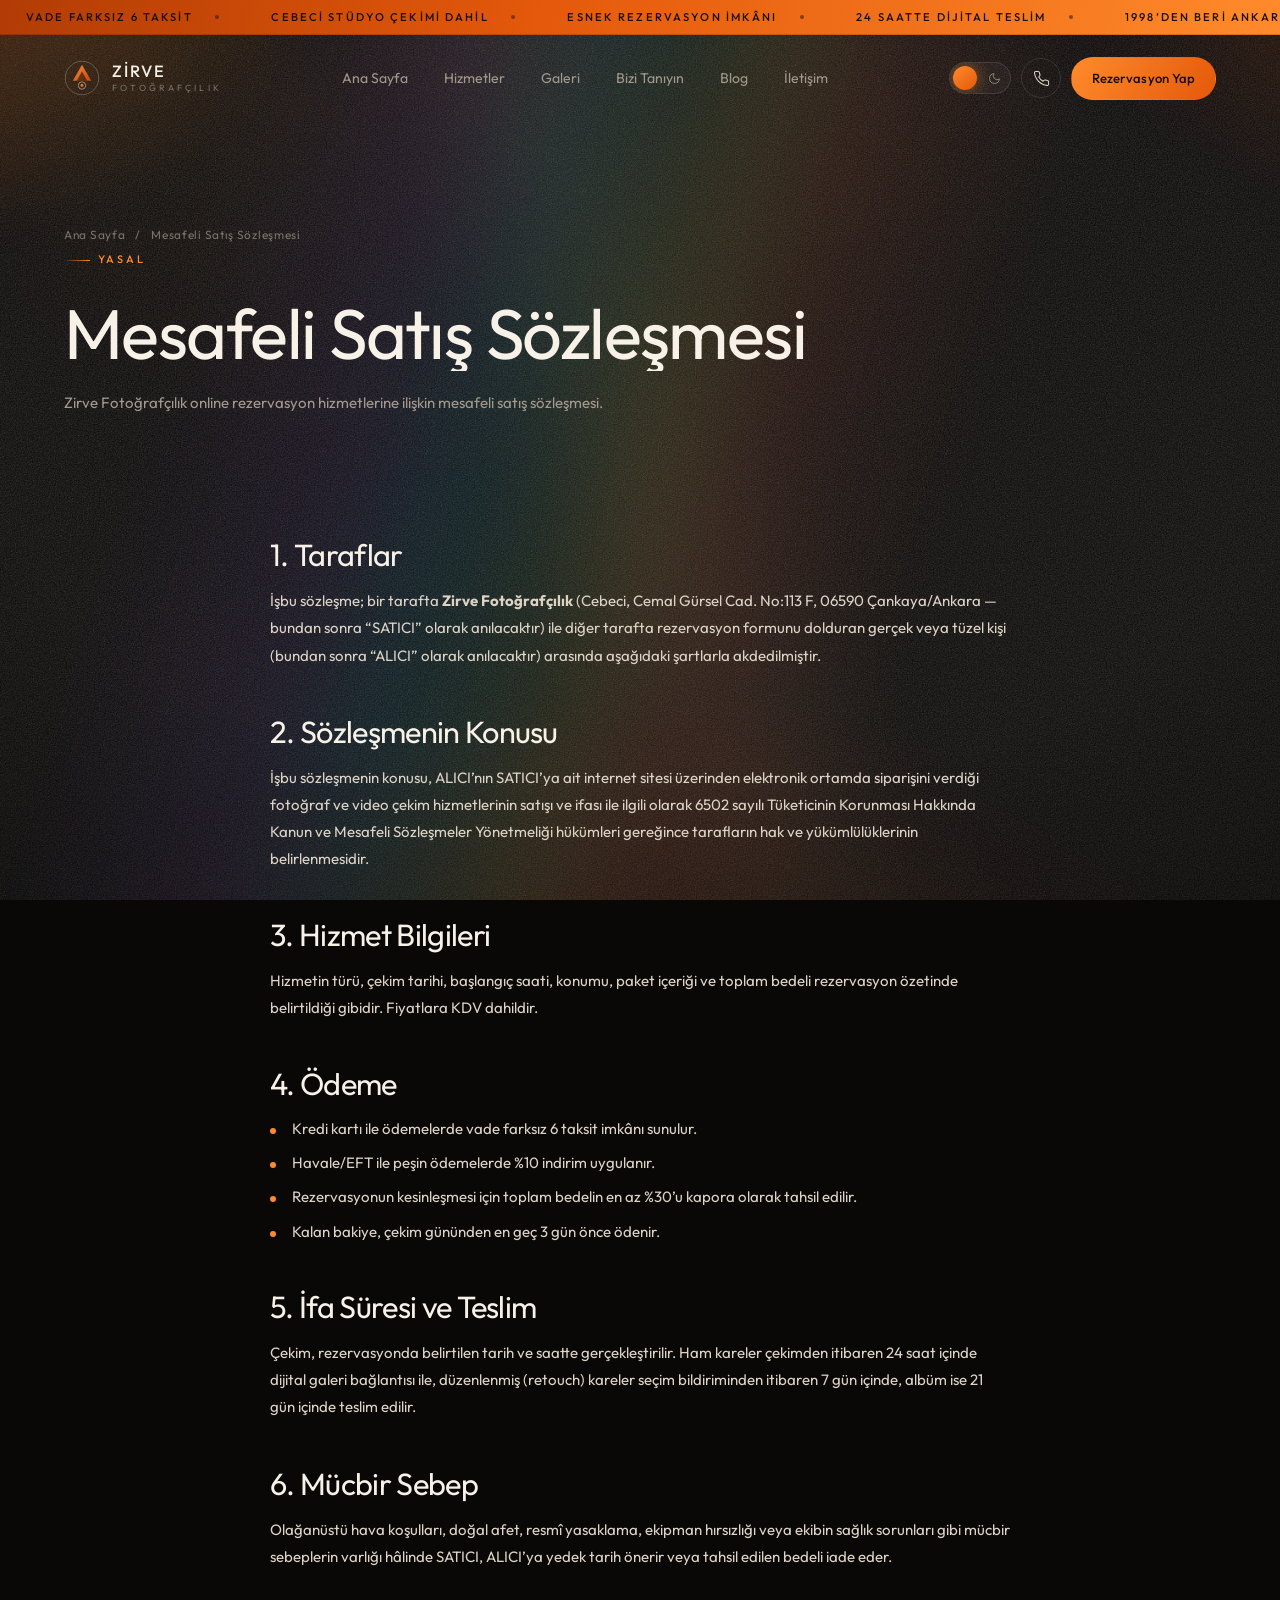
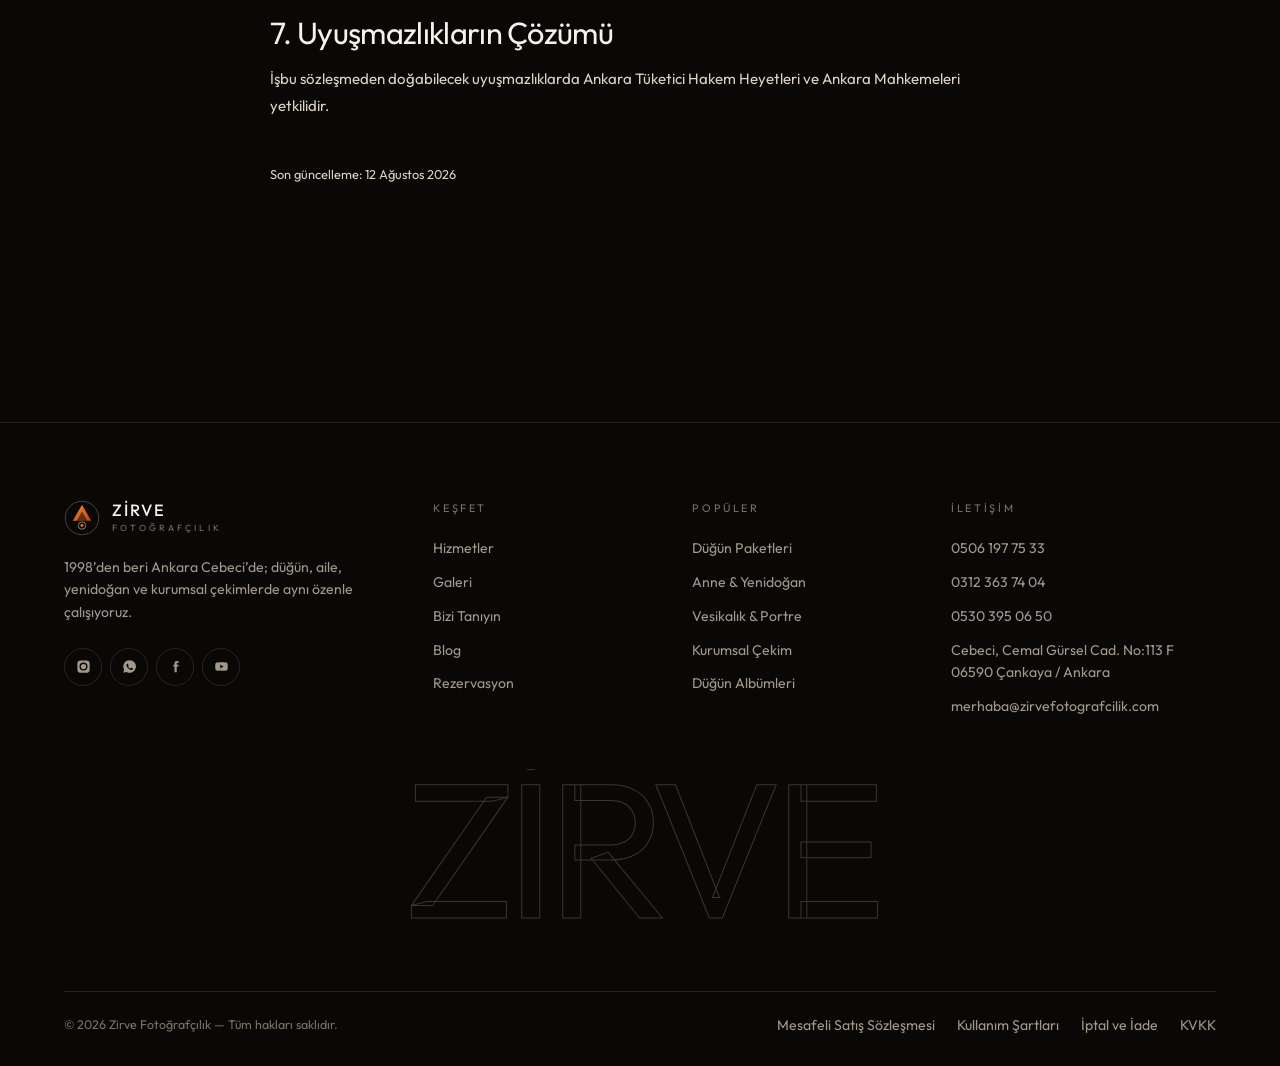
<file: mesafeli-satis-sozlesmesi.html>
<!DOCTYPE html>
<html lang="tr" data-theme="dark">
<head>
<meta charset="utf-8">
<meta name="viewport" content="width=device-width, initial-scale=1">
<title>Mesafeli Satış Sözleşmesi | Zirve Fotoğrafçılık</title>
<meta name="description" content="Zirve Fotoğrafçılık online rezervasyon hizmetlerine ilişkin mesafeli satış sözleşmesi.">
<meta name="theme-color" content="#0A0807">
<meta property="og:title" content="Mesafeli Satış Sözleşmesi | Zirve Fotoğrafçılık">
<meta property="og:description" content="Zirve Fotoğrafçılık online rezervasyon hizmetlerine ilişkin mesafeli satış sözleşmesi.">
<meta property="og:type" content="website">
<link rel="icon" href="data:image/svg+xml,%3Csvg xmlns='http://www.w3.org/2000/svg' viewBox='0 0 40 40'%3E%3Cpath d='M20 6 31 24H9L20 6Z' fill='%23FF8A2B'/%3E%3C/svg%3E">
<link rel="preconnect" href="https://fonts.googleapis.com">
<link rel="preconnect" href="https://fonts.gstatic.com" crossorigin>
<link href="https://fonts.googleapis.com/css2?family=Outfit:wght@200;300;400;500;600&display=swap" rel="stylesheet">
<link rel="stylesheet" href="assets/css/style.css">
<script>(function(){try{var t=localStorage.getItem('zirve-theme')||'dark';document.documentElement.setAttribute('data-theme',t);}catch(e){}})();</script>
</head>
<body data-page="legal">
<div class="curtain"><div class="curtain__logo">Zirve Fotoğrafçılık</div></div>

<div class="atmos" aria-hidden="true">
  <div class="atmos__glow"></div>
  <canvas class="atmos__shader"></canvas>
  <div class="atmos__leak"></div>
  <div class="atmos__grain"></div>
  <div class="atmos__vignette"></div>
</div>

<div class="shell">
<div class="ticker" aria-hidden="true">
  <div class="ticker__track">
    <div class="ticker__group"><span class="ticker__item">Vade Farksız 6 Taksit</span><span class="ticker__item">Cebeci Stüdyo Çekimi Dahil</span><span class="ticker__item">Esnek Rezervasyon İmkânı</span><span class="ticker__item">24 Saatte Dijital Teslim</span><span class="ticker__item">1998’den Beri Ankara</span></div>
    <div class="ticker__group"><span class="ticker__item">Vade Farksız 6 Taksit</span><span class="ticker__item">Cebeci Stüdyo Çekimi Dahil</span><span class="ticker__item">Esnek Rezervasyon İmkânı</span><span class="ticker__item">24 Saatte Dijital Teslim</span><span class="ticker__item">1998’den Beri Ankara</span></div>
  </div>
</div>

<header class="header">
  <div class="wrap header__in">
    <a class="brand" href="index.html" aria-label="Zirve Fotoğrafçılık ana sayfa">
      <span class="brand__mark"><svg viewBox="0 0 40 40" fill="none" aria-hidden="true">
  <defs><linearGradient id="zg" x1="0" y1="0" x2="1" y2="1">
    <stop offset="0" stop-color="#FF9A3D"/><stop offset="1" stop-color="#D6480A"/></linearGradient></defs>
  <circle cx="20" cy="20" r="18.6" stroke="currentColor" stroke-opacity=".28"/>
  <path d="M20 5.4 30.2 23H9.8L20 5.4Z" fill="url(#zg)" fill-opacity=".92"/>
  <path d="M20 12.8 25.8 23H14.2L20 12.8Z" fill="#0A0807" fill-opacity=".55"/>
  <circle cx="20" cy="28.4" r="4.1" stroke="currentColor" stroke-opacity=".55"/>
  <circle cx="20" cy="28.4" r="1.6" fill="url(#zg)"/>
</svg></span>
      <span class="brand__txt">
        <span class="brand__name">Zirve</span>
        <span class="brand__sub">Fotoğrafçılık</span>
      </span>
    </a>
    <nav class="nav" aria-label="Ana menü">
        <a class="nav__link" data-nav="index.html" href="index.html"><span>Ana Sayfa</span></a>
        <a class="nav__link" data-nav="hizmetler.html" href="hizmetler.html"><span>Hizmetler</span></a>
        <a class="nav__link" data-nav="galeri.html" href="galeri.html"><span>Galeri</span></a>
        <a class="nav__link" data-nav="bizi-taniyin.html" href="bizi-taniyin.html"><span>Bizi Tanıyın</span></a>
        <a class="nav__link" data-nav="blog.html" href="blog.html"><span>Blog</span></a>
        <a class="nav__link" data-nav="iletisim.html" href="iletisim.html"><span>İletişim</span></a>
    </nav>
    <div class="header__side">
      <button class="theme-t" data-theme-toggle aria-label="Aydınlık / karanlık tema">
        <span class="theme-t__ic theme-t__ic--sun"><svg viewBox="0 0 24 24"><circle cx="12" cy="12" r="4"/><path d="M12 2v2M12 20v2M4.9 4.9l1.4 1.4M17.7 17.7l1.4 1.4M2 12h2M20 12h2M4.9 19.1l1.4-1.4M17.7 6.3l1.4-1.4"/></svg></span>
        <span class="theme-t__ic theme-t__ic--moon"><svg viewBox="0 0 24 24"><path d="M21 12.8A9 9 0 1 1 11.2 3a7 7 0 0 0 9.8 9.8Z"/></svg></span>
        <span class="theme-t__knob"></span>
      </button>
      <a class="icon-btn" href="tel:+905061977533" aria-label="Telefon"><svg viewBox="0 0 24 24"><path d="M22 16.9v3a2 2 0 0 1-2.2 2 19.8 19.8 0 0 1-8.6-3.1 19.5 19.5 0 0 1-6-6A19.8 19.8 0 0 1 2.1 4.2 2 2 0 0 1 4.1 2h3a2 2 0 0 1 2 1.7c.1 1 .4 1.9.7 2.8a2 2 0 0 1-.5 2.1L8.1 9.9a16 16 0 0 0 6 6l1.3-1.2a2 2 0 0 1 2.1-.5c.9.3 1.8.6 2.8.7a2 2 0 0 1 1.7 2Z"/></svg></a>
      <a class="btn btn--solid btn--sm" href="rezervasyon.html" data-magnet>Rezervasyon Yap</a>
      <button class="burger" aria-label="Menü" aria-expanded="false"><i></i><i></i><i></i></button>
    </div>
  </div>
</header>

<div class="menu" id="mobil-menu">
  <ul class="menu__list">
        <li class="menu__item"><a href="index.html">Ana Sayfa</a></li>
        <li class="menu__item"><a href="hizmetler.html">Hizmetler</a></li>
        <li class="menu__item"><a href="galeri.html">Galeri</a></li>
        <li class="menu__item"><a href="bizi-taniyin.html">Bizi Tanıyın</a></li>
        <li class="menu__item"><a href="blog.html">Blog</a></li>
        <li class="menu__item"><a href="iletisim.html">İletişim</a></li>
        <li class="menu__item"><a href="rezervasyon.html">Rezervasyon</a></li>
  </ul>
  <div class="menu__foot">
    <a href="tel:+905061977533">0506 197 75 33</a>
    <a href="tel:+903123637404">0312 363 74 04</a>
    <span>Cebeci · Çankaya / Ankara</span>
  </div>
</div>

<main>
<section class="phead">
  <div class="wrap">
    <div class="phead__crumb"><a href="index.html">Ana Sayfa</a> <span>/</span> <span>Mesafeli Satış Sözleşmesi</span></div>
    <p class="eyebrow" style="margin-bottom:6px">Yasal</p>
    <h1 data-split>Mesafeli Satış Sözleşmesi</h1>
    <p class="phead__lead">Zirve Fotoğrafçılık online rezervasyon hizmetlerine ilişkin mesafeli satış sözleşmesi.</p>
  </div>
</section><section class="section" style="padding-top:clamp(12px,2vw,26px)"><div class="wrap"><div class="article"><h2>1. Taraflar</h2>
<p>İşbu sözleşme; bir tarafta <b>Zirve Fotoğrafçılık</b> (Cebeci, Cemal Gürsel Cad. No:113 F, 06590 Çankaya/Ankara — bundan sonra “SATICI” olarak anılacaktır) ile diğer tarafta rezervasyon formunu dolduran gerçek veya tüzel kişi (bundan sonra “ALICI” olarak anılacaktır) arasında aşağıdaki şartlarla akdedilmiştir.</p>
<h2>2. Sözleşmenin Konusu</h2>
<p>İşbu sözleşmenin konusu, ALICI’nın SATICI’ya ait internet sitesi üzerinden elektronik ortamda siparişini verdiği fotoğraf ve video çekim hizmetlerinin satışı ve ifası ile ilgili olarak 6502 sayılı Tüketicinin Korunması Hakkında Kanun ve Mesafeli Sözleşmeler Yönetmeliği hükümleri gereğince tarafların hak ve yükümlülüklerinin belirlenmesidir.</p>
<h2>3. Hizmet Bilgileri</h2>
<p>Hizmetin türü, çekim tarihi, başlangıç saati, konumu, paket içeriği ve toplam bedeli rezervasyon özetinde belirtildiği gibidir. Fiyatlara KDV dahildir.</p>
<h2>4. Ödeme</h2>
<ul><li>Kredi kartı ile ödemelerde vade farksız 6 taksit imkânı sunulur.</li><li>Havale/EFT ile peşin ödemelerde %10 indirim uygulanır.</li><li>Rezervasyonun kesinleşmesi için toplam bedelin en az %30’u kapora olarak tahsil edilir.</li><li>Kalan bakiye, çekim gününden en geç 3 gün önce ödenir.</li></ul>
<h2>5. İfa Süresi ve Teslim</h2>
<p>Çekim, rezervasyonda belirtilen tarih ve saatte gerçekleştirilir. Ham kareler çekimden itibaren 24 saat içinde dijital galeri bağlantısı ile, düzenlenmiş (retouch) kareler seçim bildiriminden itibaren 7 gün içinde, albüm ise 21 gün içinde teslim edilir.</p>
<h2>6. Mücbir Sebep</h2>
<p>Olağanüstü hava koşulları, doğal afet, resmî yasaklama, ekipman hırsızlığı veya ekibin sağlık sorunları gibi mücbir sebeplerin varlığı hâlinde SATICI, ALICI’ya yedek tarih önerir veya tahsil edilen bedeli iade eder.</p>
<h2>7. Uyuşmazlıkların Çözümü</h2>
<p>İşbu sözleşmeden doğabilecek uyuşmazlıklarda Ankara Tüketici Hakem Heyetleri ve Ankara Mahkemeleri yetkilidir.</p><p class="tiny mt-l">Son güncelleme: 12 Ağustos 2026</p></div></div></section>
</main>

<footer class="footer">
  <div class="wrap">
    <div class="footer__grid">
      <div class="footer__brand">
        <a class="brand" href="index.html">
          <span class="brand__mark"><svg viewBox="0 0 40 40" fill="none" aria-hidden="true">
  <defs><linearGradient id="zg" x1="0" y1="0" x2="1" y2="1">
    <stop offset="0" stop-color="#FF9A3D"/><stop offset="1" stop-color="#D6480A"/></linearGradient></defs>
  <circle cx="20" cy="20" r="18.6" stroke="currentColor" stroke-opacity=".28"/>
  <path d="M20 5.4 30.2 23H9.8L20 5.4Z" fill="url(#zg)" fill-opacity=".92"/>
  <path d="M20 12.8 25.8 23H14.2L20 12.8Z" fill="#0A0807" fill-opacity=".55"/>
  <circle cx="20" cy="28.4" r="4.1" stroke="currentColor" stroke-opacity=".55"/>
  <circle cx="20" cy="28.4" r="1.6" fill="url(#zg)"/>
</svg></span>
          <span class="brand__txt"><span class="brand__name">Zirve</span><span class="brand__sub">Fotoğrafçılık</span></span>
        </a>
        <p>1998’den beri Ankara Cebeci’de; düğün, aile, yenidoğan ve kurumsal çekimlerde aynı özenle çalışıyoruz.</p>
        <div class="socials">
          <a href="#" aria-label="Instagram"><svg viewBox="0 0 24 24"><path d="M12 2.2c3.2 0 3.6 0 4.9.1 1.2.1 1.8.3 2.2.4.6.2 1 .5 1.4.9.4.4.7.8.9 1.4.2.4.4 1 .4 2.2.1 1.3.1 1.7.1 4.9s0 3.6-.1 4.9c0 1.2-.2 1.8-.4 2.2-.2.6-.5 1-.9 1.4-.4.4-.8.7-1.4.9-.4.2-1 .4-2.2.4-1.3.1-1.7.1-4.9.1s-3.6 0-4.9-.1c-1.2 0-1.8-.2-2.2-.4-.6-.2-1-.5-1.4-.9-.4-.4-.7-.8-.9-1.4-.2-.4-.4-1-.4-2.2C2.2 15.6 2.2 15.2 2.2 12s0-3.6.1-4.9c0-1.2.2-1.8.4-2.2.2-.6.5-1 .9-1.4.4-.4.8-.7 1.4-.9.4-.2 1-.4 2.2-.4C8.4 2.2 8.8 2.2 12 2.2Zm0 3.4A6.4 6.4 0 1 0 18.4 12 6.4 6.4 0 0 0 12 5.6Zm0 10.6A4.2 4.2 0 1 1 16.2 12 4.2 4.2 0 0 1 12 16.2Zm6.6-10.9a1.5 1.5 0 1 1-1.5-1.5 1.5 1.5 0 0 1 1.5 1.5Z"/></svg></a>
          <a href="#" aria-label="WhatsApp"><svg viewBox="0 0 24 24"><path d="M12 2a10 10 0 0 0-8.6 15L2 22l5.2-1.4A10 10 0 1 0 12 2Zm5.6 14.2c-.2.6-1.3 1.2-1.8 1.3-.5.1-1 .1-1.7-.1-.4-.1-.9-.3-1.5-.6-2.7-1.2-4.4-3.9-4.5-4.1-.1-.2-1.1-1.4-1.1-2.6s.6-1.8.9-2.1c.2-.2.5-.3.7-.3h.5c.2 0 .4 0 .6.5l.8 2c.1.2.1.3 0 .5l-.4.5-.3.3c-.1.1-.2.3 0 .5.1.3.7 1.1 1.4 1.8.9.8 1.7 1.1 1.9 1.2.2.1.4.1.5-.1l.7-.9c.2-.2.3-.2.5-.1l2 .9c.2.1.4.2.4.3.1.2.1.7-.1 1.2Z"/></svg></a>
          <a href="#" aria-label="Facebook"><svg viewBox="0 0 24 24"><path d="M14 9V7.2c0-.8.2-1.2 1.4-1.2H17V3h-2.6C11.3 3 10.4 4.5 10.4 6.9V9H8.5v3h1.9v9H14v-9h2.5l.4-3H14Z"/></svg></a>
          <a href="#" aria-label="YouTube"><svg viewBox="0 0 24 24"><path d="M22 12s0-3.2-.4-4.7a2.5 2.5 0 0 0-1.7-1.8C18.3 5 12 5 12 5s-6.3 0-7.9.5a2.5 2.5 0 0 0-1.7 1.8C2 8.8 2 12 2 12s0 3.2.4 4.7a2.5 2.5 0 0 0 1.7 1.8C5.7 19 12 19 12 19s6.3 0 7.9-.5a2.5 2.5 0 0 0 1.7-1.8C22 15.2 22 12 22 12ZM10 15.2V8.8l5.3 3.2Z"/></svg></a>
        </div>
      </div>
      <div>
        <p class="footer__t">Keşfet</p>
        <div class="footer__list">
          <a href="hizmetler.html">Hizmetler</a>
          <a href="galeri.html">Galeri</a>
          <a href="bizi-taniyin.html">Bizi Tanıyın</a>
          <a href="blog.html">Blog</a>
          <a href="rezervasyon.html">Rezervasyon</a>
        </div>
      </div>
      <div>
        <p class="footer__t">Popüler</p>
        <div class="footer__list">
          <a href="hizmet.html?h=dugun-paketleri">Düğün Paketleri</a>
          <a href="hizmet.html?h=anne-ve-yenidogan">Anne &amp; Yenidoğan</a>
          <a href="hizmet.html?h=vesikalik-ve-portre">Vesikalık &amp; Portre</a>
          <a href="hizmet.html?h=kurumsal-fotografcilik">Kurumsal Çekim</a>
          <a href="hizmet.html?h=dugun-albumleri">Düğün Albümleri</a>
        </div>
      </div>
      <div>
        <p class="footer__t">İletişim</p>
        <div class="footer__list">
          <a href="tel:+905061977533">0506 197 75 33</a>
          <a href="tel:+903123637404">0312 363 74 04</a>
          <a href="tel:+905303950650">0530 395 06 50</a>
          <span>Cebeci, Cemal Gürsel Cad. No:113 F<br>06590 Çankaya / Ankara</span>
          <a href="mailto:merhaba@zirvefotografcilik.com">merhaba@zirvefotografcilik.com</a>
        </div>
      </div>
    </div>
    <div class="footer__wordmark" aria-hidden="true">ZİRVE</div>
    <div class="footer__bar">
      <span>© 2026 Zirve Fotoğrafçılık — Tüm hakları saklıdır.</span>
      <div class="footer__list" style="flex-direction:row;gap:22px;flex-wrap:wrap">
        <a href="mesafeli-satis-sozlesmesi.html">Mesafeli Satış Sözleşmesi</a>
        <a href="kullanim-sartlari.html">Kullanım Şartları</a>
        <a href="iptal-ve-iade.html">İptal ve İade</a>
        <a href="kvkk.html">KVKK</a>
      </div>
    </div>
  </div>
</footer>
</div>

<script src="assets/js/data.js"></script>
<script src="assets/js/site.js"></script>
<script src="assets/js/pages.js"></script>
</body>
</html>
</file>
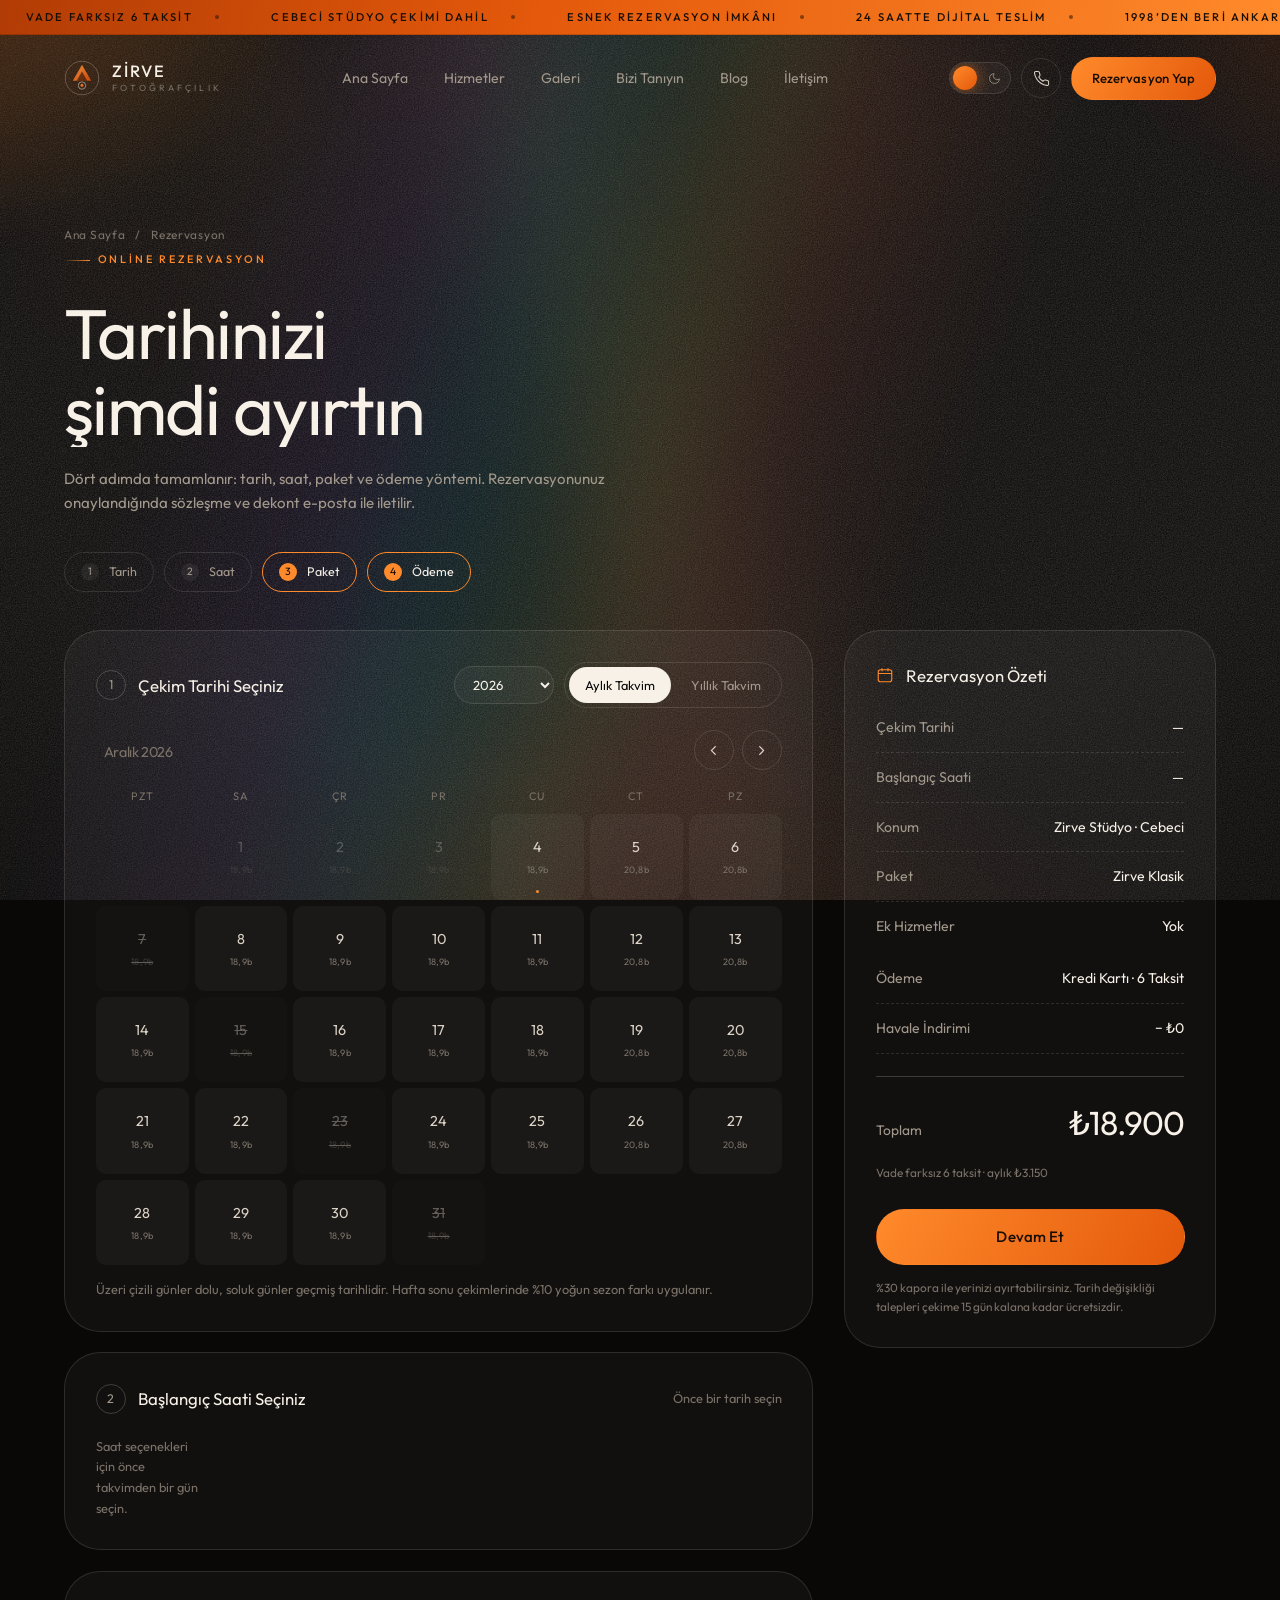
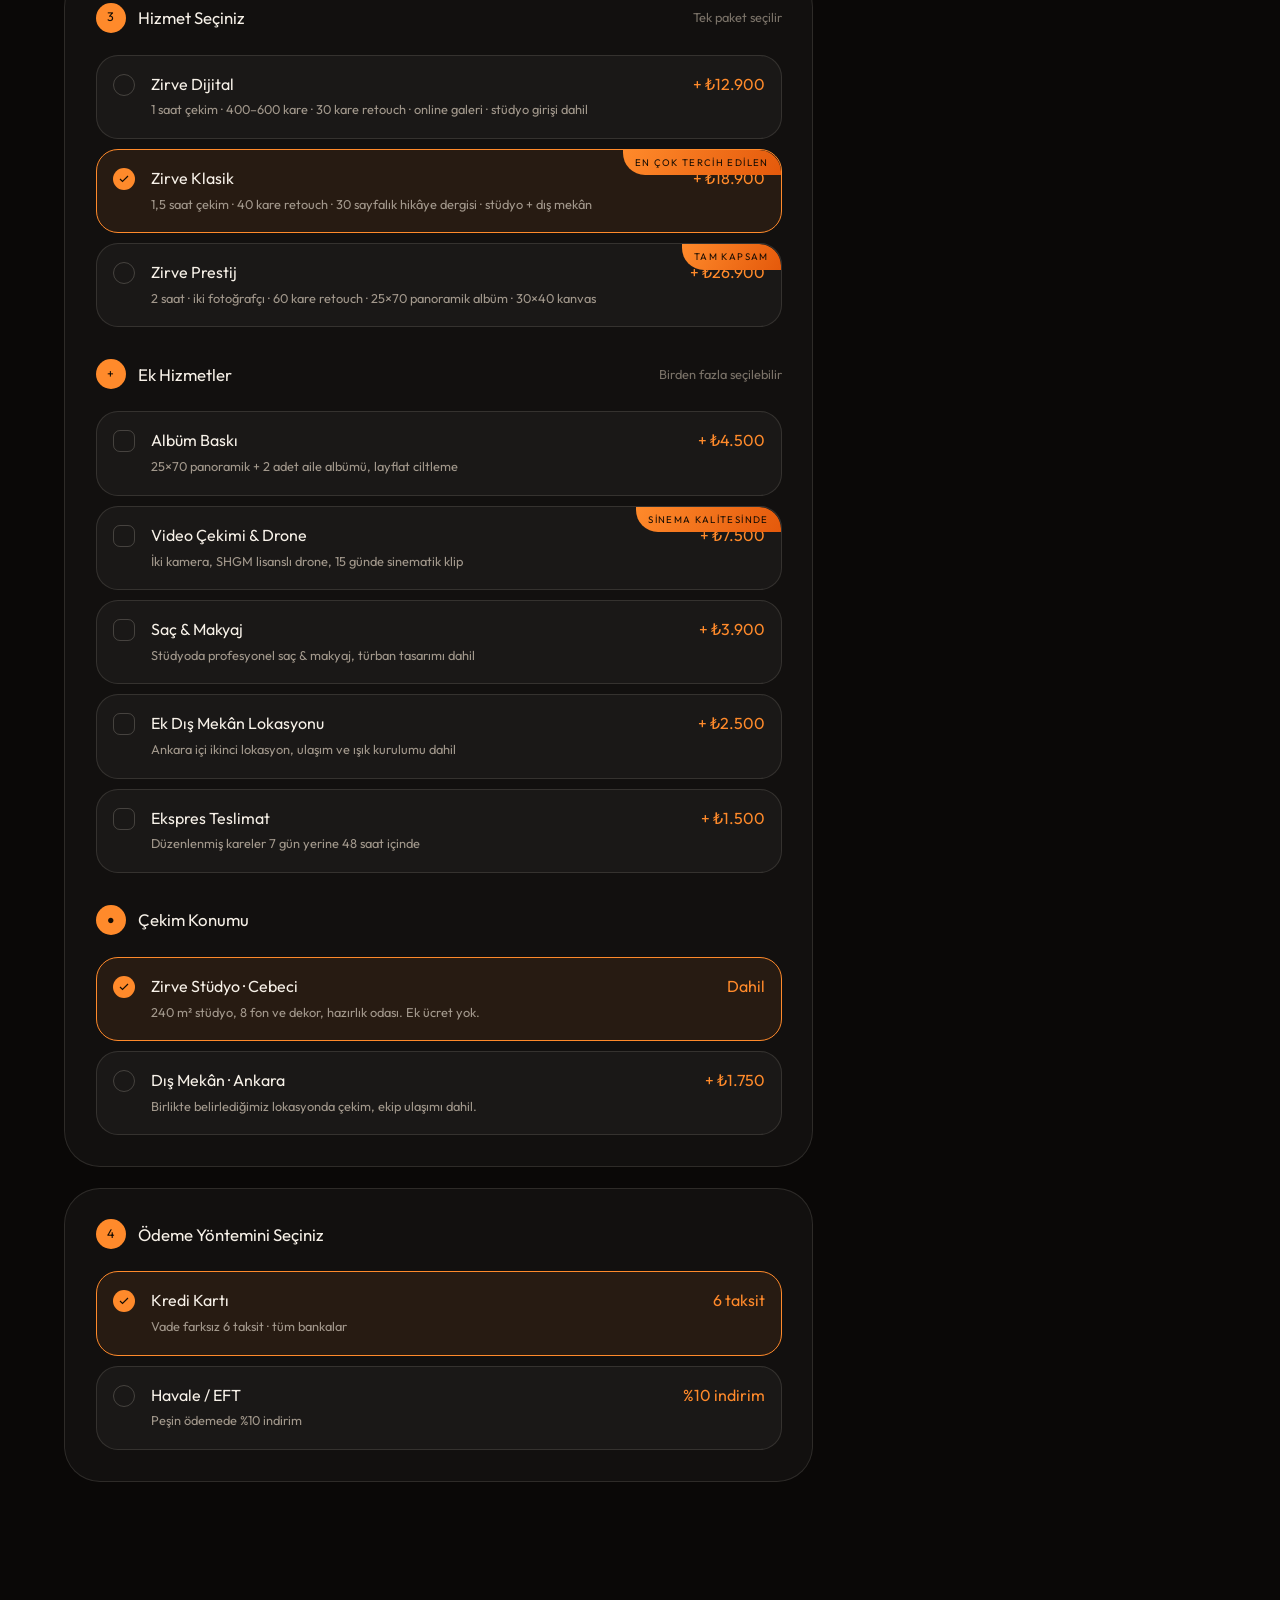
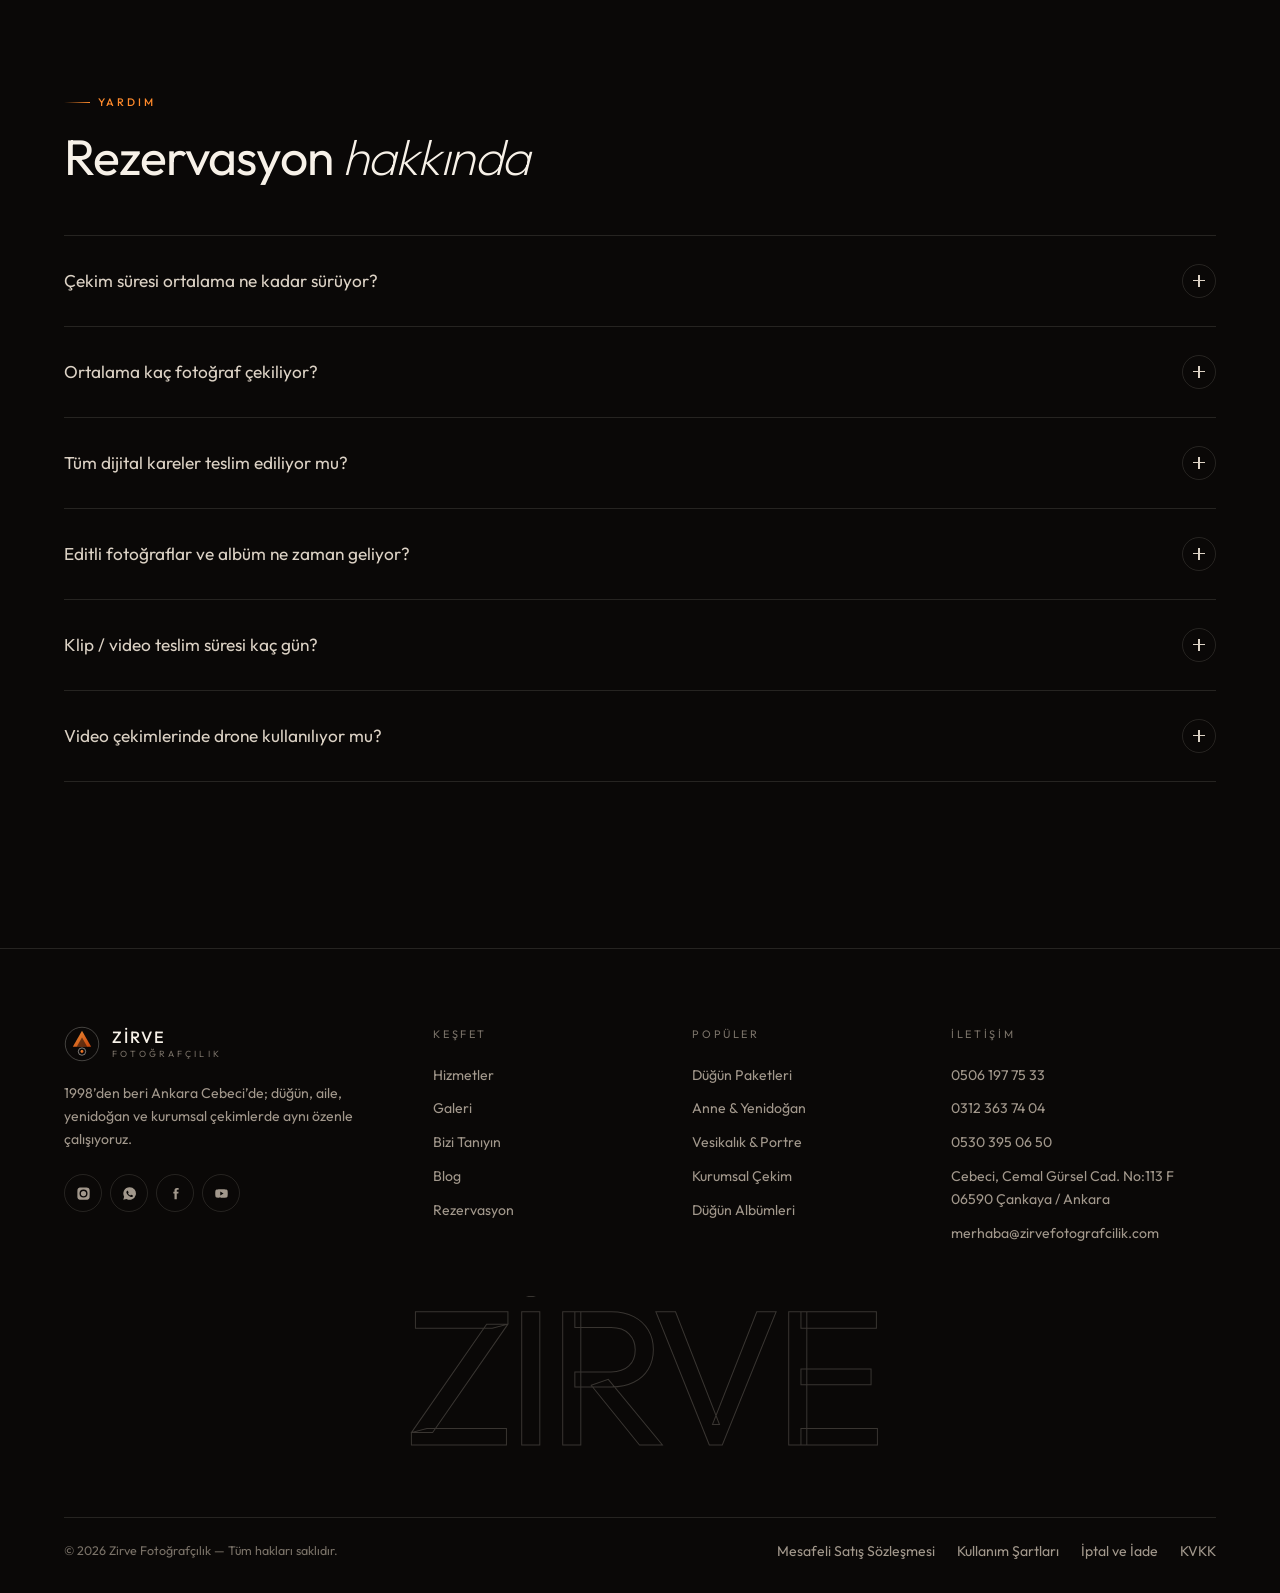
<file: rezervasyon.html>
<!DOCTYPE html>
<html lang="tr" data-theme="dark">
<head>
<meta charset="utf-8">
<meta name="viewport" content="width=device-width, initial-scale=1">
<title>Rezervasyon | Zirve Fotoğrafçılık</title>
<meta name="description" content="Çekim tarihinizi online seçin, paketinizi belirleyin, vade farksız 6 taksitle ayırtın.">
<meta name="theme-color" content="#0A0807">
<meta property="og:title" content="Rezervasyon | Zirve Fotoğrafçılık">
<meta property="og:description" content="Çekim tarihinizi online seçin, paketinizi belirleyin, vade farksız 6 taksitle ayırtın.">
<meta property="og:type" content="website">
<link rel="icon" href="data:image/svg+xml,%3Csvg xmlns='http://www.w3.org/2000/svg' viewBox='0 0 40 40'%3E%3Cpath d='M20 6 31 24H9L20 6Z' fill='%23FF8A2B'/%3E%3C/svg%3E">
<link rel="preconnect" href="https://fonts.googleapis.com">
<link rel="preconnect" href="https://fonts.gstatic.com" crossorigin>
<link href="https://fonts.googleapis.com/css2?family=Outfit:wght@200;300;400;500;600&display=swap" rel="stylesheet">
<link rel="stylesheet" href="assets/css/style.css">
<script>(function(){try{var t=localStorage.getItem('zirve-theme')||'dark';document.documentElement.setAttribute('data-theme',t);}catch(e){}})();</script>
</head>
<body data-page="booking">
<div class="curtain"><div class="curtain__logo">Zirve Fotoğrafçılık</div></div>

<div class="atmos" aria-hidden="true">
  <div class="atmos__glow"></div>
  <canvas class="atmos__shader"></canvas>
  <div class="atmos__leak"></div>
  <div class="atmos__grain"></div>
  <div class="atmos__vignette"></div>
</div>

<div class="shell">
<div class="ticker" aria-hidden="true">
  <div class="ticker__track">
    <div class="ticker__group"><span class="ticker__item">Vade Farksız 6 Taksit</span><span class="ticker__item">Cebeci Stüdyo Çekimi Dahil</span><span class="ticker__item">Esnek Rezervasyon İmkânı</span><span class="ticker__item">24 Saatte Dijital Teslim</span><span class="ticker__item">1998’den Beri Ankara</span></div>
    <div class="ticker__group"><span class="ticker__item">Vade Farksız 6 Taksit</span><span class="ticker__item">Cebeci Stüdyo Çekimi Dahil</span><span class="ticker__item">Esnek Rezervasyon İmkânı</span><span class="ticker__item">24 Saatte Dijital Teslim</span><span class="ticker__item">1998’den Beri Ankara</span></div>
  </div>
</div>

<header class="header">
  <div class="wrap header__in">
    <a class="brand" href="index.html" aria-label="Zirve Fotoğrafçılık ana sayfa">
      <span class="brand__mark"><svg viewBox="0 0 40 40" fill="none" aria-hidden="true">
  <defs><linearGradient id="zg" x1="0" y1="0" x2="1" y2="1">
    <stop offset="0" stop-color="#FF9A3D"/><stop offset="1" stop-color="#D6480A"/></linearGradient></defs>
  <circle cx="20" cy="20" r="18.6" stroke="currentColor" stroke-opacity=".28"/>
  <path d="M20 5.4 30.2 23H9.8L20 5.4Z" fill="url(#zg)" fill-opacity=".92"/>
  <path d="M20 12.8 25.8 23H14.2L20 12.8Z" fill="#0A0807" fill-opacity=".55"/>
  <circle cx="20" cy="28.4" r="4.1" stroke="currentColor" stroke-opacity=".55"/>
  <circle cx="20" cy="28.4" r="1.6" fill="url(#zg)"/>
</svg></span>
      <span class="brand__txt">
        <span class="brand__name">Zirve</span>
        <span class="brand__sub">Fotoğrafçılık</span>
      </span>
    </a>
    <nav class="nav" aria-label="Ana menü">
        <a class="nav__link" data-nav="index.html" href="index.html"><span>Ana Sayfa</span></a>
        <a class="nav__link" data-nav="hizmetler.html" href="hizmetler.html"><span>Hizmetler</span></a>
        <a class="nav__link" data-nav="galeri.html" href="galeri.html"><span>Galeri</span></a>
        <a class="nav__link" data-nav="bizi-taniyin.html" href="bizi-taniyin.html"><span>Bizi Tanıyın</span></a>
        <a class="nav__link" data-nav="blog.html" href="blog.html"><span>Blog</span></a>
        <a class="nav__link" data-nav="iletisim.html" href="iletisim.html"><span>İletişim</span></a>
    </nav>
    <div class="header__side">
      <button class="theme-t" data-theme-toggle aria-label="Aydınlık / karanlık tema">
        <span class="theme-t__ic theme-t__ic--sun"><svg viewBox="0 0 24 24"><circle cx="12" cy="12" r="4"/><path d="M12 2v2M12 20v2M4.9 4.9l1.4 1.4M17.7 17.7l1.4 1.4M2 12h2M20 12h2M4.9 19.1l1.4-1.4M17.7 6.3l1.4-1.4"/></svg></span>
        <span class="theme-t__ic theme-t__ic--moon"><svg viewBox="0 0 24 24"><path d="M21 12.8A9 9 0 1 1 11.2 3a7 7 0 0 0 9.8 9.8Z"/></svg></span>
        <span class="theme-t__knob"></span>
      </button>
      <a class="icon-btn" href="tel:+905061977533" aria-label="Telefon"><svg viewBox="0 0 24 24"><path d="M22 16.9v3a2 2 0 0 1-2.2 2 19.8 19.8 0 0 1-8.6-3.1 19.5 19.5 0 0 1-6-6A19.8 19.8 0 0 1 2.1 4.2 2 2 0 0 1 4.1 2h3a2 2 0 0 1 2 1.7c.1 1 .4 1.9.7 2.8a2 2 0 0 1-.5 2.1L8.1 9.9a16 16 0 0 0 6 6l1.3-1.2a2 2 0 0 1 2.1-.5c.9.3 1.8.6 2.8.7a2 2 0 0 1 1.7 2Z"/></svg></a>
      <a class="btn btn--solid btn--sm" href="rezervasyon.html" data-magnet>Rezervasyon Yap</a>
      <button class="burger" aria-label="Menü" aria-expanded="false"><i></i><i></i><i></i></button>
    </div>
  </div>
</header>

<div class="menu" id="mobil-menu">
  <ul class="menu__list">
        <li class="menu__item"><a href="index.html">Ana Sayfa</a></li>
        <li class="menu__item"><a href="hizmetler.html">Hizmetler</a></li>
        <li class="menu__item"><a href="galeri.html">Galeri</a></li>
        <li class="menu__item"><a href="bizi-taniyin.html">Bizi Tanıyın</a></li>
        <li class="menu__item"><a href="blog.html">Blog</a></li>
        <li class="menu__item"><a href="iletisim.html">İletişim</a></li>
        <li class="menu__item"><a href="rezervasyon.html">Rezervasyon</a></li>
  </ul>
  <div class="menu__foot">
    <a href="tel:+905061977533">0506 197 75 33</a>
    <a href="tel:+903123637404">0312 363 74 04</a>
    <span>Cebeci · Çankaya / Ankara</span>
  </div>
</div>

<main>

<section class="phead" style="padding-bottom:clamp(20px,3vw,36px)">
  <div class="wrap">
    <div class="phead__crumb"><a href="index.html">Ana Sayfa</a> <span>/</span> <span>Rezervasyon</span></div>
    <p class="eyebrow" style="margin-bottom:6px">Online Rezervasyon</p>
    <h1 data-split>Tarihinizi<br>şimdi ayırtın</h1>
    <p class="phead__lead">Dört adımda tamamlanır: tarih, saat, paket ve ödeme yöntemi.
      Rezervasyonunuz onaylandığında sözleşme ve dekont e-posta ile iletilir.</p>
  </div>
</section>

<section class="section" style="padding-top:0">
  <div class="wrap">
    <div class="steps-bar" id="stepsBar">
      <span class="steps-bar__i is-on"><b>1</b> Tarih</span>
      <span class="steps-bar__i"><b>2</b> Saat</span>
      <span class="steps-bar__i"><b>3</b> Paket</span>
      <span class="steps-bar__i"><b>4</b> Ödeme</span>
    </div>

    <div class="book">
      <div>
        <!-- 1 · TARİH -->
        <div class="panel" id="panelDate">
          <div class="panel__head">
            <div class="panel__step"><span class="panel__num">1</span><span class="panel__title">Çekim Tarihi Seçiniz</span></div>
            <div style="display:flex;gap:10px;align-items:center;flex-wrap:wrap">
              <select id="yearSel" style="padding:9px 34px 9px 14px;border-radius:999px;border:1px solid var(--line);background:var(--surface);font-size:.82rem"></select>
              <div class="seg">
                <button id="tabMonth" class="is-on">Aylık Takvim</button>
                <button id="tabYear">Yıllık Takvim</button>
              </div>
            </div>
          </div>

          <div id="viewMonth">
            <div class="cal__top">
              <div class="cal__mo"><span id="calMonth">—</span></div>
              <div class="cal__nav">
                <button class="icon-btn" id="calPrev" aria-label="Önceki ay"><svg viewBox="0 0 24 24"><path d="M15 18l-6-6 6-6"/></svg></button>
                <button class="icon-btn" id="calNext" aria-label="Sonraki ay"><svg viewBox="0 0 24 24"><path d="M9 18l6-6-6-6"/></svg></button>
              </div>
            </div>
            <div class="cal__dow"><span>Pzt</span><span>Sa</span><span>Çr</span><span>Pr</span><span>Cu</span><span>Ct</span><span>Pz</span></div>
            <div class="cal__grid" id="calGrid"></div>
            <p class="tiny mt-s">Üzeri çizili günler dolu, soluk günler geçmiş tarihlidir.
              Hafta sonu çekimlerinde %10 yoğun sezon farkı uygulanır.</p>
          </div>

          <div id="viewYear" hidden>
            <div class="months" id="moGrid"></div>
            <p class="tiny mt-s">Bir ay seçtiğinizde aylık takvime geçilir.</p>
          </div>
        </div>

        <!-- 2 · SAAT -->
        <div class="panel" id="panelTime">
          <div class="panel__head">
            <div class="panel__step"><span class="panel__num">2</span><span class="panel__title">Başlangıç Saati Seçiniz</span></div>
            <span class="tiny" id="timeHint">Önce bir tarih seçin</span>
          </div>
          <div class="slots" id="slotGrid"></div>
        </div>

        <!-- 3 · PAKET -->
        <div class="panel" id="panelPack">
          <div class="panel__head">
            <div class="panel__step"><span class="panel__num">3</span><span class="panel__title">Hizmet Seçiniz</span></div>
            <span class="tiny">Tek paket seçilir</span>
          </div>
          <div class="opts" id="packGrid"></div>

          <div class="panel__head" style="margin-top:32px">
            <div class="panel__step"><span class="panel__num">+</span><span class="panel__title">Ek Hizmetler</span></div>
            <span class="tiny">Birden fazla seçilebilir</span>
          </div>
          <div class="opts" id="addonGrid"></div>

          <div class="panel__head" style="margin-top:32px">
            <div class="panel__step"><span class="panel__num">&#9679;</span><span class="panel__title">Çekim Konumu</span></div>
          </div>
          <div class="opts" id="locGrid"></div>
        </div>

        <!-- 4 · ÖDEME -->
        <div class="panel" id="panelPay">
          <div class="panel__head">
            <div class="panel__step"><span class="panel__num">4</span><span class="panel__title">Ödeme Yöntemini Seçiniz</span></div>
          </div>
          <div class="opts" id="payGrid"></div>
        </div>
      </div>

      <!-- ÖZET -->
      <aside class="summary">
        <div class="panel">
          <div class="panel__head" style="margin-bottom:14px">
            <div class="panel__step"><svg style="width:18px;height:18px;stroke:var(--amber);fill:none;stroke-width:1.5" viewBox="0 0 24 24"><rect x="3" y="5" width="18" height="16" rx="3"/><path d="M3 10h18M8 3v4M16 3v4"/></svg><span class="panel__title">Rezervasyon Özeti</span></div>
          </div>
          <div class="sum__row"><span>Çekim Tarihi</span><b id="sDate">—</b></div>
          <div class="sum__row"><span>Başlangıç Saati</span><b id="sTime">—</b></div>
          <div class="sum__row"><span>Konum</span><b id="sLoc">Zirve Stüdyo · Cebeci</b></div>
          <div class="sum__row"><span>Paket</span><b id="sPack">—</b></div>
          <div class="sum__row" style="border:none;padding-bottom:2px"><span>Ek Hizmetler</span><b id="sAddonCount">Yok</b></div>
          <ul class="sum__list" id="sAddons"></ul>
          <div class="sum__row" style="margin-top:10px"><span>Ödeme</span><b id="sPay">Kredi Kartı · 6 Taksit</b></div>
          <div class="sum__row" id="rowDiscount" hidden><span>Havale İndirimi</span><b id="sDiscount">—</b></div>

          <div class="sum__total">
            <span>Toplam</span><b id="sTotal">₺—</b>
          </div>
          <p class="sum__note" id="sInstal">Vade farksız 6 taksit · aylık ₺—</p>
          <button class="btn btn--solid btn--block mt-m" id="bookGo" data-magnet>Devam Et</button>
          <p class="sum__note">%30 kapora ile yerinizi ayırtabilirsiniz. Tarih değişikliği talepleri
            çekime 15 gün kalana kadar ücretsizdir.</p>
        </div>

        <div class="panel" id="bookDone" hidden>
          <p class="eyebrow">Adım 5</p>
          <h3 class="h3 mt-s">Rezervasyon talebiniz alındı</h3>
          <p class="lead mt-s" style="font-size:.9rem" id="doneText"></p>
          <a class="btn btn--block mt-m" href="iletisim.html">Bize Ulaşın</a>
        </div>
      </aside>
    </div>
  </div>
</section>

<section class="section section--tight">
  <div class="wrap">
    <div class="section-head">
      <div class="section-head__text" data-rv>
        <p class="eyebrow">Yardım</p>
        <h2 class="h2">Rezervasyon <span class="serifish">hakkında</span></h2>
      </div>
    </div>
    <div class="faq" id="faq"></div>
  </div>
</section>

</main>

<footer class="footer">
  <div class="wrap">
    <div class="footer__grid">
      <div class="footer__brand">
        <a class="brand" href="index.html">
          <span class="brand__mark"><svg viewBox="0 0 40 40" fill="none" aria-hidden="true">
  <defs><linearGradient id="zg" x1="0" y1="0" x2="1" y2="1">
    <stop offset="0" stop-color="#FF9A3D"/><stop offset="1" stop-color="#D6480A"/></linearGradient></defs>
  <circle cx="20" cy="20" r="18.6" stroke="currentColor" stroke-opacity=".28"/>
  <path d="M20 5.4 30.2 23H9.8L20 5.4Z" fill="url(#zg)" fill-opacity=".92"/>
  <path d="M20 12.8 25.8 23H14.2L20 12.8Z" fill="#0A0807" fill-opacity=".55"/>
  <circle cx="20" cy="28.4" r="4.1" stroke="currentColor" stroke-opacity=".55"/>
  <circle cx="20" cy="28.4" r="1.6" fill="url(#zg)"/>
</svg></span>
          <span class="brand__txt"><span class="brand__name">Zirve</span><span class="brand__sub">Fotoğrafçılık</span></span>
        </a>
        <p>1998’den beri Ankara Cebeci’de; düğün, aile, yenidoğan ve kurumsal çekimlerde aynı özenle çalışıyoruz.</p>
        <div class="socials">
          <a href="#" aria-label="Instagram"><svg viewBox="0 0 24 24"><path d="M12 2.2c3.2 0 3.6 0 4.9.1 1.2.1 1.8.3 2.2.4.6.2 1 .5 1.4.9.4.4.7.8.9 1.4.2.4.4 1 .4 2.2.1 1.3.1 1.7.1 4.9s0 3.6-.1 4.9c0 1.2-.2 1.8-.4 2.2-.2.6-.5 1-.9 1.4-.4.4-.8.7-1.4.9-.4.2-1 .4-2.2.4-1.3.1-1.7.1-4.9.1s-3.6 0-4.9-.1c-1.2 0-1.8-.2-2.2-.4-.6-.2-1-.5-1.4-.9-.4-.4-.7-.8-.9-1.4-.2-.4-.4-1-.4-2.2C2.2 15.6 2.2 15.2 2.2 12s0-3.6.1-4.9c0-1.2.2-1.8.4-2.2.2-.6.5-1 .9-1.4.4-.4.8-.7 1.4-.9.4-.2 1-.4 2.2-.4C8.4 2.2 8.8 2.2 12 2.2Zm0 3.4A6.4 6.4 0 1 0 18.4 12 6.4 6.4 0 0 0 12 5.6Zm0 10.6A4.2 4.2 0 1 1 16.2 12 4.2 4.2 0 0 1 12 16.2Zm6.6-10.9a1.5 1.5 0 1 1-1.5-1.5 1.5 1.5 0 0 1 1.5 1.5Z"/></svg></a>
          <a href="#" aria-label="WhatsApp"><svg viewBox="0 0 24 24"><path d="M12 2a10 10 0 0 0-8.6 15L2 22l5.2-1.4A10 10 0 1 0 12 2Zm5.6 14.2c-.2.6-1.3 1.2-1.8 1.3-.5.1-1 .1-1.7-.1-.4-.1-.9-.3-1.5-.6-2.7-1.2-4.4-3.9-4.5-4.1-.1-.2-1.1-1.4-1.1-2.6s.6-1.8.9-2.1c.2-.2.5-.3.7-.3h.5c.2 0 .4 0 .6.5l.8 2c.1.2.1.3 0 .5l-.4.5-.3.3c-.1.1-.2.3 0 .5.1.3.7 1.1 1.4 1.8.9.8 1.7 1.1 1.9 1.2.2.1.4.1.5-.1l.7-.9c.2-.2.3-.2.5-.1l2 .9c.2.1.4.2.4.3.1.2.1.7-.1 1.2Z"/></svg></a>
          <a href="#" aria-label="Facebook"><svg viewBox="0 0 24 24"><path d="M14 9V7.2c0-.8.2-1.2 1.4-1.2H17V3h-2.6C11.3 3 10.4 4.5 10.4 6.9V9H8.5v3h1.9v9H14v-9h2.5l.4-3H14Z"/></svg></a>
          <a href="#" aria-label="YouTube"><svg viewBox="0 0 24 24"><path d="M22 12s0-3.2-.4-4.7a2.5 2.5 0 0 0-1.7-1.8C18.3 5 12 5 12 5s-6.3 0-7.9.5a2.5 2.5 0 0 0-1.7 1.8C2 8.8 2 12 2 12s0 3.2.4 4.7a2.5 2.5 0 0 0 1.7 1.8C5.7 19 12 19 12 19s6.3 0 7.9-.5a2.5 2.5 0 0 0 1.7-1.8C22 15.2 22 12 22 12ZM10 15.2V8.8l5.3 3.2Z"/></svg></a>
        </div>
      </div>
      <div>
        <p class="footer__t">Keşfet</p>
        <div class="footer__list">
          <a href="hizmetler.html">Hizmetler</a>
          <a href="galeri.html">Galeri</a>
          <a href="bizi-taniyin.html">Bizi Tanıyın</a>
          <a href="blog.html">Blog</a>
          <a href="rezervasyon.html">Rezervasyon</a>
        </div>
      </div>
      <div>
        <p class="footer__t">Popüler</p>
        <div class="footer__list">
          <a href="hizmet.html?h=dugun-paketleri">Düğün Paketleri</a>
          <a href="hizmet.html?h=anne-ve-yenidogan">Anne &amp; Yenidoğan</a>
          <a href="hizmet.html?h=vesikalik-ve-portre">Vesikalık &amp; Portre</a>
          <a href="hizmet.html?h=kurumsal-fotografcilik">Kurumsal Çekim</a>
          <a href="hizmet.html?h=dugun-albumleri">Düğün Albümleri</a>
        </div>
      </div>
      <div>
        <p class="footer__t">İletişim</p>
        <div class="footer__list">
          <a href="tel:+905061977533">0506 197 75 33</a>
          <a href="tel:+903123637404">0312 363 74 04</a>
          <a href="tel:+905303950650">0530 395 06 50</a>
          <span>Cebeci, Cemal Gürsel Cad. No:113 F<br>06590 Çankaya / Ankara</span>
          <a href="mailto:merhaba@zirvefotografcilik.com">merhaba@zirvefotografcilik.com</a>
        </div>
      </div>
    </div>
    <div class="footer__wordmark" aria-hidden="true">ZİRVE</div>
    <div class="footer__bar">
      <span>© 2026 Zirve Fotoğrafçılık — Tüm hakları saklıdır.</span>
      <div class="footer__list" style="flex-direction:row;gap:22px;flex-wrap:wrap">
        <a href="mesafeli-satis-sozlesmesi.html">Mesafeli Satış Sözleşmesi</a>
        <a href="kullanim-sartlari.html">Kullanım Şartları</a>
        <a href="iptal-ve-iade.html">İptal ve İade</a>
        <a href="kvkk.html">KVKK</a>
      </div>
    </div>
  </div>
</footer>
</div>

<script src="assets/js/data.js"></script>
<script src="assets/js/site.js"></script>
<script src="assets/js/pages.js"></script>
</body>
</html>
</file>
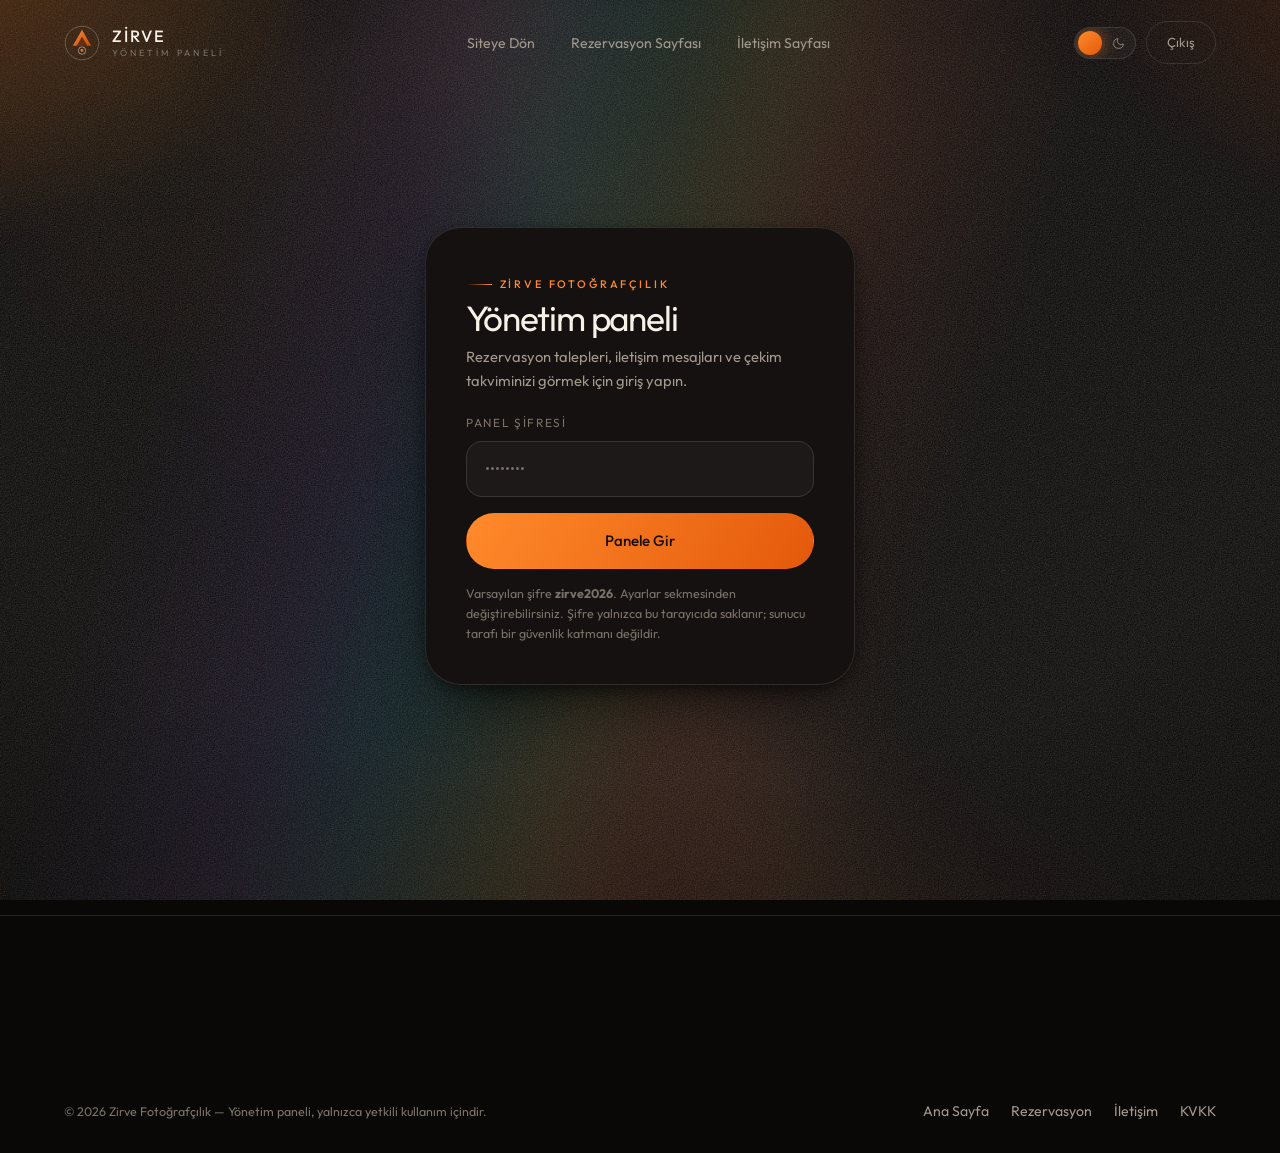
<file: yonetim.html>
<!DOCTYPE html>
<html lang="tr" data-theme="dark">
<head>
<meta charset="utf-8">
<meta name="viewport" content="width=device-width, initial-scale=1">
<title>Yönetim Paneli | Zirve Fotoğrafçılık</title>
<meta name="description" content="Rezervasyon talepleri, iletişim mesajları ve çekim takvimi tek panelde.">
<meta name="robots" content="noindex, nofollow">
<meta name="theme-color" content="#0A0807">
<link rel="icon" href="data:image/svg+xml,%3Csvg xmlns='http://www.w3.org/2000/svg' viewBox='0 0 40 40'%3E%3Cpath d='M20 6 31 24H9L20 6Z' fill='%23FF8A2B'/%3E%3C/svg%3E">
<link rel="preconnect" href="https://fonts.googleapis.com">
<link rel="preconnect" href="https://fonts.gstatic.com" crossorigin>
<link href="https://fonts.googleapis.com/css2?family=Outfit:wght@200;300;400;500;600&display=swap" rel="stylesheet">
<link rel="stylesheet" href="assets/css/style.css">
<script>(function(){try{var t=localStorage.getItem('zirve-theme')||'dark';document.documentElement.setAttribute('data-theme',t);}catch(e){}})();</script>
<style>
/* ---- Yönetim paneli — sayfaya özel bileşenler (global stil dosyası değişmedi) ---- */
.adm-gate{min-height:82vh;display:grid;place-items:center;padding:clamp(40px,8vw,110px) 0}
.adm-gate__box{width:min(430px,100%);background:var(--bg-2);border:1px solid var(--line);border-radius:var(--r-lg);padding:clamp(26px,4vw,40px);box-shadow:var(--shadow-card)}
.adm-gate__box h1{font-size:clamp(1.6rem,3vw,2.2rem);font-weight:400;letter-spacing:-.03em;margin:.35rem 0 .5rem}
.adm-gate__hint{font-size:.78rem;color:var(--muted-2);margin-top:14px;line-height:1.6}

.adm{display:grid;grid-template-columns:250px minmax(0,1fr);gap:clamp(18px,2.4vw,34px);align-items:start}
@media(max-width:1000px){.adm{grid-template-columns:1fr}}

.adm-side{position:sticky;top:96px;background:var(--bg-2);border:1px solid var(--line);border-radius:var(--r-lg);padding:16px;display:flex;flex-direction:column;gap:4px}
@media(max-width:1000px){.adm-side{position:static;flex-direction:row;overflow-x:auto;padding:10px}}
.adm-side__t{font-size:.66rem;letter-spacing:var(--tracking-eyebrow);text-transform:uppercase;color:var(--muted-2);padding:8px 12px 6px}
@media(max-width:1000px){.adm-side__t{display:none}}
.adm-tab{display:flex;align-items:center;gap:11px;padding:11px 13px;border-radius:var(--r-sm);border:1px solid transparent;background:none;color:var(--ink-2);font:inherit;font-size:.9rem;cursor:pointer;text-align:left;white-space:nowrap;transition:var(--t-fast)}
.adm-tab:hover{background:var(--surface);color:var(--ink)}
.adm-tab.is-on{background:linear-gradient(120deg,rgba(255,138,43,.16),rgba(228,89,11,.07));border-color:rgba(255,138,43,.32);color:var(--ink)}
.adm-tab svg{width:17px;height:17px;flex:0 0 auto;fill:none;stroke:currentColor;stroke-width:1.6;stroke-linecap:round;stroke-linejoin:round;opacity:.85}
.adm-tab.is-on svg{stroke:var(--amber);opacity:1}
.adm-tab b{margin-left:auto;font-weight:500;font-size:.72rem;background:var(--surface-2);border-radius:999px;padding:2px 8px;color:var(--muted)}
.adm-tab.is-on b{background:var(--amber);color:#1a0d02}

.adm-main{min-width:0;display:flex;flex-direction:column;gap:clamp(16px,2vw,26px)}

.kpis{display:grid;grid-template-columns:repeat(auto-fit,minmax(180px,1fr));gap:12px}
.kpi{background:var(--bg-2);border:1px solid var(--line);border-radius:var(--r-md);padding:18px 20px;position:relative;overflow:hidden}
.kpi::after{content:"";position:absolute;inset:auto -30% -60% auto;width:150px;height:150px;border-radius:50%;background:radial-gradient(circle,rgba(255,138,43,.18),transparent 70%);pointer-events:none}
.kpi__l{font-size:.68rem;letter-spacing:.18em;text-transform:uppercase;color:var(--muted-2)}
.kpi__n{font-size:clamp(1.7rem,3vw,2.3rem);font-weight:300;letter-spacing:-.03em;margin-top:8px;line-height:1}
.kpi__d{font-size:.76rem;color:var(--muted);margin-top:7px}
.kpi--amber .kpi__n{color:var(--amber)}

.adm-card{background:var(--bg-2);border:1px solid var(--line);border-radius:var(--r-lg);overflow:hidden}
.adm-card__head{display:flex;gap:14px;align-items:center;flex-wrap:wrap;padding:18px clamp(16px,2vw,24px);border-bottom:1px solid var(--line)}
.adm-card__head h2{font-size:1.12rem;font-weight:500;letter-spacing:-.02em;margin:0}
.adm-card__head .sp{margin-left:auto}

.adm-tools{display:flex;gap:10px;flex-wrap:wrap;align-items:center;padding:14px clamp(16px,2vw,24px);border-bottom:1px solid var(--line);background:var(--surface)}
.adm-in{background:var(--bg-1);border:1px solid var(--line);color:var(--ink);font:inherit;font-size:.86rem;padding:9px 14px;border-radius:999px;min-width:0}
.adm-in:focus-visible{outline:2px solid var(--amber);outline-offset:2px}
.adm-in--search{flex:1 1 210px}
.adm-mini{background:var(--surface-2);border:1px solid var(--line);color:var(--ink-2);font:inherit;font-size:.78rem;padding:8px 15px;border-radius:999px;cursor:pointer;transition:var(--t-fast)}
.adm-mini:hover{border-color:var(--line-2);color:var(--ink)}
.adm-mini--danger:hover{border-color:rgba(255,90,60,.5);color:#ff8a6b}

.tablewrap{overflow-x:auto}
table.adm-tb{width:100%;border-collapse:collapse;min-width:760px;font-size:.88rem}
.adm-tb th{text-align:left;font-weight:500;font-size:.68rem;letter-spacing:.16em;text-transform:uppercase;color:var(--muted-2);padding:13px clamp(12px,1.6vw,20px);border-bottom:1px solid var(--line);white-space:nowrap}
.adm-tb td{padding:15px clamp(12px,1.6vw,20px);border-bottom:1px solid var(--line);vertical-align:middle}
.adm-tb tbody tr{cursor:pointer;transition:background .2s}
.adm-tb tbody tr:hover{background:var(--surface)}
.adm-tb tbody tr.is-new td:first-child{box-shadow:inset 3px 0 0 var(--amber)}
.cell-name{display:block;font-size:.98rem}
.cell-sub{display:block;font-size:.76rem;color:var(--muted);margin-top:3px}
.cell-num{font-variant-numeric:tabular-nums;white-space:nowrap}

.st{display:inline-flex;align-items:center;gap:7px;font-size:.75rem;padding:5px 12px;border-radius:999px;border:1px solid;white-space:nowrap}
.st::before{content:"";width:6px;height:6px;border-radius:50%;background:currentColor}
.st--yeni{color:#FFA652;border-color:rgba(255,138,43,.4);background:rgba(255,138,43,.1)}
.st--arandi{color:#8FC3FF;border-color:rgba(120,180,255,.35);background:rgba(120,180,255,.09)}
.st--onaylandi{color:#7FD8A4;border-color:rgba(90,200,140,.35);background:rgba(90,200,140,.09)}
.st--tamamlandi{color:var(--muted);border-color:var(--line-2);background:var(--surface-2)}
.st--iptal{color:#FF8A6B;border-color:rgba(255,110,80,.35);background:rgba(255,110,80,.09)}

.adm-empty{padding:clamp(40px,7vw,80px) 24px;text-align:center;color:var(--muted)}
.adm-empty svg{width:42px;height:42px;stroke:var(--muted-2);fill:none;stroke-width:1.2;margin-bottom:14px}

/* Detay çekmecesi */
.dw{position:fixed;inset:0;z-index:120;visibility:hidden;pointer-events:none}
.dw.is-on{visibility:visible;pointer-events:auto}
.dw__bg{position:absolute;inset:0;background:rgba(0,0,0,.62);backdrop-filter:blur(6px);opacity:0;transition:opacity .4s var(--e-out)}
.dw.is-on .dw__bg{opacity:1}
.dw__pnl{position:absolute;top:0;right:0;height:100%;width:min(560px,100%);background:var(--bg-1);border-left:1px solid var(--line);transform:translateX(100%);transition:transform .55s var(--e-out);display:flex;flex-direction:column;overflow:hidden}
.dw.is-on .dw__pnl{transform:none}
.dw__top{padding:22px clamp(20px,3vw,30px);border-bottom:1px solid var(--line);display:flex;gap:14px;align-items:flex-start}
.dw__top h3{font-size:1.35rem;font-weight:400;letter-spacing:-.025em;margin:6px 0 0}
.dw__x{margin-left:auto;background:var(--surface-2);border:1px solid var(--line);border-radius:50%;width:38px;height:38px;display:grid;place-items:center;color:var(--ink);cursor:pointer;flex:0 0 auto}
.dw__x svg{width:15px;height:15px;stroke:currentColor;stroke-width:1.8;fill:none}
.dw__body{padding:clamp(20px,3vw,30px);overflow-y:auto;flex:1;display:flex;flex-direction:column;gap:22px}
.dw__foot{padding:16px clamp(20px,3vw,30px);border-top:1px solid var(--line);display:flex;gap:10px;flex-wrap:wrap;background:var(--bg-2)}
.dl{display:grid;grid-template-columns:132px minmax(0,1fr);gap:10px 16px;font-size:.9rem}
.dl dt{color:var(--muted-2);font-size:.8rem;padding-top:2px}
.dl dd{margin:0;color:var(--ink-2);word-break:break-word}
.dw__sec-t{font-size:.66rem;letter-spacing:var(--tracking-eyebrow);text-transform:uppercase;color:var(--amber);margin:0 0 12px}
.dw__msg{background:var(--surface);border:1px solid var(--line);border-radius:var(--r-sm);padding:16px 18px;font-size:.92rem;line-height:1.65;color:var(--ink-2);white-space:pre-wrap}
.dw__note{width:100%;background:var(--bg-2);border:1px solid var(--line);border-radius:var(--r-sm);color:var(--ink);font:inherit;font-size:.9rem;padding:14px 16px;min-height:96px;resize:vertical}
.stsel{display:flex;gap:8px;flex-wrap:wrap}
.stsel button{background:var(--surface);border:1px solid var(--line);color:var(--muted);font:inherit;font-size:.78rem;padding:7px 14px;border-radius:999px;cursor:pointer;transition:var(--t-fast)}
.stsel button:hover{color:var(--ink);border-color:var(--line-2)}
.stsel button.is-on{background:var(--amber);border-color:var(--amber);color:#1a0d02}

/* Takvim */
.agenda{display:flex;flex-direction:column}
.agenda__day{display:grid;grid-template-columns:92px minmax(0,1fr);gap:clamp(14px,2vw,26px);padding:18px clamp(16px,2vw,24px);border-bottom:1px solid var(--line)}
@media(max-width:640px){.agenda__day{grid-template-columns:1fr;gap:12px}}
.agenda__d{text-align:center;background:var(--surface);border:1px solid var(--line);border-radius:var(--r-sm);padding:12px 6px;height:fit-content}
@media(max-width:640px){.agenda__d{display:flex;gap:10px;align-items:baseline;justify-content:flex-start;padding:10px 14px}}
.agenda__d b{display:block;font-size:1.7rem;font-weight:300;line-height:1;letter-spacing:-.03em}
.agenda__d span{display:block;font-size:.7rem;letter-spacing:.14em;text-transform:uppercase;color:var(--muted-2);margin-top:6px}
@media(max-width:640px){.agenda__d span{margin-top:0}}
.agenda__list{display:flex;flex-direction:column;gap:10px}
.ev{display:flex;gap:14px;align-items:center;flex-wrap:wrap;background:var(--surface);border:1px solid var(--line);border-left:3px solid var(--amber);border-radius:var(--r-sm);padding:13px 16px;cursor:pointer;transition:var(--t-fast)}
.ev:hover{border-color:var(--line-2);transform:translateX(3px)}
.ev__h{font-variant-numeric:tabular-nums;color:var(--amber);font-size:.9rem;min-width:52px}
.ev__t{font-size:.95rem}
.ev__t small{display:block;color:var(--muted);font-size:.76rem;margin-top:2px}
.ev__r{margin-left:auto}

/* Özet / ayarlar */
.two{display:grid;grid-template-columns:repeat(auto-fit,minmax(280px,1fr));gap:clamp(14px,2vw,22px)}
.bars{display:flex;flex-direction:column;gap:14px;padding:clamp(18px,2.4vw,26px)}
.bar__top{display:flex;justify-content:space-between;font-size:.86rem;margin-bottom:7px}
.bar__top span:last-child{color:var(--muted);font-variant-numeric:tabular-nums}
.bar__rail{height:7px;border-radius:999px;background:var(--surface-2);overflow:hidden}
.bar__fill{height:100%;border-radius:999px;background:linear-gradient(90deg,var(--amber),var(--amber-2))}
.setrow{display:flex;gap:16px;align-items:center;flex-wrap:wrap;padding:16px clamp(18px,2.4vw,26px);border-bottom:1px solid var(--line)}
.setrow:last-child{border-bottom:0}
.setrow__t{font-size:.94rem}
.setrow__t small{display:block;color:var(--muted);font-size:.78rem;margin-top:3px;max-width:52ch;line-height:1.55}
.setrow .sp{margin-left:auto}
.toastbox{position:fixed;left:50%;bottom:32px;transform:translate(-50%,20px);z-index:200;background:var(--bg-2);border:1px solid rgba(255,138,43,.4);color:var(--ink);padding:13px 22px;border-radius:999px;font-size:.86rem;box-shadow:var(--shadow-card);opacity:0;pointer-events:none;transition:.4s var(--e-out)}
.toastbox.is-on{opacity:1;transform:translate(-50%,0)}
@media print{.header,.adm-side,.adm-tools,.footer,.ticker,.atmos,.dw,.adm-mini{display:none!important}}
</style>
</head>
<body data-page="admin">

<div class="atmos" aria-hidden="true">
  <div class="atmos__glow"></div>
  <canvas class="atmos__shader"></canvas>
  <div class="atmos__leak"></div>
  <div class="atmos__grain"></div>
  <div class="atmos__vignette"></div>
</div>

<div class="shell">

<header class="header">
  <div class="wrap header__in">
    <a class="brand" href="index.html" aria-label="Zirve Fotoğrafçılık ana sayfa">
      <span class="brand__mark"><svg viewBox="0 0 40 40" fill="none" aria-hidden="true">
  <defs><linearGradient id="zg" x1="0" y1="0" x2="1" y2="1">
    <stop offset="0" stop-color="#FF9A3D"/><stop offset="1" stop-color="#D6480A"/></linearGradient></defs>
  <circle cx="20" cy="20" r="18.6" stroke="currentColor" stroke-opacity=".28"/>
  <path d="M20 5.4 30.2 23H9.8L20 5.4Z" fill="url(#zg)" fill-opacity=".92"/>
  <path d="M20 12.8 25.8 23H14.2L20 12.8Z" fill="#0A0807" fill-opacity=".55"/>
  <circle cx="20" cy="28.4" r="4.1" stroke="currentColor" stroke-opacity=".55"/>
  <circle cx="20" cy="28.4" r="1.6" fill="url(#zg)"/>
</svg></span>
      <span class="brand__txt">
        <span class="brand__name">Zirve</span>
        <span class="brand__sub">Yönetim Paneli</span>
      </span>
    </a>
    <nav class="nav" aria-label="Ana menü">
      <a class="nav__link" href="index.html"><span>Siteye Dön</span></a>
      <a class="nav__link" href="rezervasyon.html"><span>Rezervasyon Sayfası</span></a>
      <a class="nav__link" href="iletisim.html"><span>İletişim Sayfası</span></a>
    </nav>
    <div class="header__side">
      <button class="theme-t" data-theme-toggle aria-label="Aydınlık / karanlık tema">
        <span class="theme-t__ic theme-t__ic--sun"><svg viewBox="0 0 24 24"><circle cx="12" cy="12" r="4"/><path d="M12 2v2M12 20v2M4.9 4.9l1.4 1.4M17.7 17.7l1.4 1.4M2 12h2M20 12h2M4.9 19.1l1.4-1.4M17.7 6.3l1.4-1.4"/></svg></span>
        <span class="theme-t__ic theme-t__ic--moon"><svg viewBox="0 0 24 24"><path d="M21 12.8A9 9 0 1 1 11.2 3a7 7 0 0 0 9.8 9.8Z"/></svg></span>
        <span class="theme-t__knob"></span>
      </button>
      <button class="btn btn--ghost btn--sm" id="btnCikis" hidden>Çıkış</button>
    </div>
  </div>
</header>

<main>

<!-- ============ GİRİŞ ============ -->
<section class="adm-gate wrap" id="gate">
  <div class="adm-gate__box">
    <p class="eyebrow">Zirve Fotoğrafçılık</p>
    <h1>Yönetim paneli</h1>
    <p class="lead" style="font-size:.92rem;margin-bottom:20px">Rezervasyon talepleri, iletişim mesajları ve çekim takviminizi görmek için giriş yapın.</p>
    <form id="gateForm" autocomplete="off">
      <div class="field"><label for="pin">Panel Şifresi</label>
        <input id="pin" type="password" placeholder="••••••••" autocomplete="current-password"></div>
      <button class="btn btn--solid btn--block" type="submit" style="margin-top:16px">Panele Gir</button>
      <p id="gateErr" class="tiny" style="color:#FF8A6B;margin-top:12px;display:none">Şifre hatalı. Tekrar deneyin.</p>
    </form>
    <p class="adm-gate__hint">Varsayılan şifre <b>zirve2026</b>. Ayarlar sekmesinden değiştirebilirsiniz. Şifre yalnızca bu tarayıcıda saklanır; sunucu tarafı bir güvenlik katmanı değildir.</p>
  </div>
</section>

<!-- ============ PANEL ============ -->
<section class="section" id="app" hidden style="padding-top:clamp(28px,4vw,52px)">
  <div class="wrap">
    <div style="margin-bottom:clamp(20px,3vw,34px)">
      <p class="eyebrow" style="margin-bottom:6px">Kontrol Merkezi</p>
      <h1 class="h-display" style="font-size:clamp(2rem,4.4vw,3.2rem)">Merhaba, <span class="serifish">Zirve</span></h1>
      <p class="phead__lead" id="greetLine">Bugünün özeti aşağıda.</p>
    </div>

    <div class="adm">
      <!-- Yan menü -->
      <aside class="adm-side">
        <p class="adm-side__t">Menü</p>
        <button class="adm-tab is-on" data-view="ozet"><svg viewBox="0 0 24 24"><rect x="3" y="3" width="7" height="9" rx="1.5"/><rect x="14" y="3" width="7" height="5" rx="1.5"/><rect x="14" y="12" width="7" height="9" rx="1.5"/><rect x="3" y="16" width="7" height="5" rx="1.5"/></svg> Özet</button>
        <button class="adm-tab" data-view="rez"><svg viewBox="0 0 24 24"><rect x="3" y="5" width="18" height="16" rx="2.5"/><path d="M3 10h18M8 3v4M16 3v4"/></svg> Rezervasyonlar <b id="cRez">0</b></button>
        <button class="adm-tab" data-view="msg"><svg viewBox="0 0 24 24"><path d="M21 15a3 3 0 0 1-3 3H8l-5 3V6a3 3 0 0 1 3-3h12a3 3 0 0 1 3 3Z"/></svg> Mesajlar <b id="cMsg">0</b></button>
        <button class="adm-tab" data-view="takvim"><svg viewBox="0 0 24 24"><circle cx="12" cy="12" r="9"/><path d="M12 7v5l3.2 2"/></svg> Çekim Takvimi <b id="cTak">0</b></button>
        <button class="adm-tab" data-view="ayar"><svg viewBox="0 0 24 24"><circle cx="12" cy="12" r="3.2"/><path d="M19.4 15a1.7 1.7 0 0 0 .3 1.9l.1.1a2 2 0 1 1-2.8 2.8l-.1-.1a1.7 1.7 0 0 0-2.9 1.2V21a2 2 0 1 1-4 0v-.1A1.7 1.7 0 0 0 7 19.4a1.7 1.7 0 0 0-1.9.3l-.1.1a2 2 0 1 1-2.8-2.8l.1-.1A1.7 1.7 0 0 0 3 14H3a2 2 0 1 1 0-4h.1A1.7 1.7 0 0 0 4.6 7a1.7 1.7 0 0 0-.3-1.9l-.1-.1a2 2 0 1 1 2.8-2.8l.1.1A1.7 1.7 0 0 0 10 3.1V3a2 2 0 1 1 4 0v.1A1.7 1.7 0 0 0 17 4.6a1.7 1.7 0 0 0 1.9-.3l.1-.1a2 2 0 1 1 2.8 2.8l-.1.1a1.7 1.7 0 0 0 1.2 2.9H21a2 2 0 1 1 0 4h-.1a1.7 1.7 0 0 0-1.5 1Z"/></svg> Ayarlar</button>
      </aside>

      <div class="adm-main">

        <!-- ---- ÖZET ---- -->
        <div data-panel="ozet">
          <div class="kpis" style="margin-bottom:clamp(16px,2vw,26px)">
            <div class="kpi kpi--amber"><p class="kpi__l">Bekleyen Talep</p><p class="kpi__n" id="kBek">0</p><p class="kpi__d" id="kBekD">Yanıt bekleyen rezervasyon</p></div>
            <div class="kpi"><p class="kpi__l">Onaylı Çekim</p><p class="kpi__n" id="kOnay">0</p><p class="kpi__d">Takvime işlenmiş çekim</p></div>
            <div class="kpi"><p class="kpi__l">Okunmamış Mesaj</p><p class="kpi__n" id="kMsg">0</p><p class="kpi__d">İletişim formundan gelen</p></div>
            <div class="kpi"><p class="kpi__l">Onaylı Ciro</p><p class="kpi__n" id="kCiro">₺0</p><p class="kpi__d">Onaylanan rezervasyon tutarı</p></div>
          </div>

          <div class="two">
            <div class="adm-card">
              <div class="adm-card__head"><h2>Son Talepler</h2><span class="sp"></span>
                <button class="adm-mini" data-goto="rez">Tümünü gör</button></div>
              <div id="sonTalepler"></div>
            </div>
            <div class="adm-card">
              <div class="adm-card__head"><h2>Hizmet Dağılımı</h2></div>
              <div class="bars" id="dagilim"></div>
            </div>
          </div>

          <div class="adm-card" style="margin-top:clamp(14px,2vw,22px)">
            <div class="adm-card__head"><h2>Yaklaşan Çekimler</h2><span class="sp"></span>
              <button class="adm-mini" data-goto="takvim">Takvime git</button></div>
            <div class="agenda" id="yaklasan"></div>
          </div>
        </div>

        <!-- ---- REZERVASYONLAR ---- -->
        <div data-panel="rez" hidden>
          <div class="adm-card">
            <div class="adm-card__head">
              <h2>Rezervasyon Talepleri</h2>
              <span class="sp"></span>
              <button class="adm-mini" id="expRez">CSV indir</button>
              <button class="adm-mini" onclick="window.print()">Yazdır</button>
            </div>
            <div class="adm-tools">
              <input class="adm-in adm-in--search" id="qRez" placeholder="Ad, telefon, e-posta veya paket ara…">
              <select class="adm-in" id="fDurum">
                <option value="">Tüm durumlar</option>
                <option value="yeni">Yeni</option>
                <option value="arandi">Arandı</option>
                <option value="onaylandi">Onaylandı</option>
                <option value="tamamlandi">Tamamlandı</option>
                <option value="iptal">İptal</option>
              </select>
              <select class="adm-in" id="fHizmet"><option value="">Tüm hizmetler</option></select>
              <select class="adm-in" id="fSira">
                <option value="new">Önce en yeni talep</option>
                <option value="date">Önce en yakın çekim</option>
                <option value="amount">Önce en yüksek tutar</option>
              </select>
            </div>
            <div class="tablewrap">
              <table class="adm-tb">
                <thead><tr>
                  <th>Müşteri</th><th>Hizmet / Paket</th><th>Çekim Tarihi</th><th>Tutar</th><th>Durum</th><th>Talep</th>
                </tr></thead>
                <tbody id="tbRez"></tbody>
              </table>
            </div>
            <div class="adm-empty" id="emRez" hidden>
              <svg viewBox="0 0 24 24"><rect x="3" y="5" width="18" height="16" rx="2.5"/><path d="M3 10h18M8 3v4M16 3v4"/></svg>
              <p>Bu filtreye uyan rezervasyon talebi yok.</p>
            </div>
          </div>
        </div>

        <!-- ---- MESAJLAR ---- -->
        <div data-panel="msg" hidden>
          <div class="adm-card">
            <div class="adm-card__head">
              <h2>İletişim Mesajları</h2><span class="sp"></span>
              <button class="adm-mini" id="expMsg">CSV indir</button>
            </div>
            <div class="adm-tools">
              <input class="adm-in adm-in--search" id="qMsg" placeholder="Ad, telefon veya mesaj içinde ara…">
              <select class="adm-in" id="fMsgD">
                <option value="">Tümü</option>
                <option value="yeni">Okunmamış</option>
                <option value="arandi">Yanıtlandı</option>
                <option value="tamamlandi">Kapatıldı</option>
              </select>
            </div>
            <div class="tablewrap">
              <table class="adm-tb">
                <thead><tr><th>Gönderen</th><th>İlgilendiği Hizmet</th><th>Mesaj</th><th>Durum</th><th>Tarih</th></tr></thead>
                <tbody id="tbMsg"></tbody>
              </table>
            </div>
            <div class="adm-empty" id="emMsg" hidden>
              <svg viewBox="0 0 24 24"><path d="M21 15a3 3 0 0 1-3 3H8l-5 3V6a3 3 0 0 1 3-3h12a3 3 0 0 1 3 3Z"/></svg>
              <p>Gösterilecek mesaj yok.</p>
            </div>
          </div>
        </div>

        <!-- ---- TAKVİM ---- -->
        <div data-panel="takvim" hidden>
          <div class="adm-card">
            <div class="adm-card__head"><h2>Çekim Takvimi</h2><span class="sp"></span>
              <span class="tiny" style="color:var(--muted)">Onaylanan ve bekleyen çekimler tarih sırasına göre</span></div>
            <div class="adm-tools">
              <select class="adm-in" id="fTakD">
                <option value="aktif">Aktif çekimler (yeni + onaylı)</option>
                <option value="hepsi">Tüm kayıtlar</option>
                <option value="onaylandi">Sadece onaylılar</option>
              </select>
              <select class="adm-in" id="fTakZ">
                <option value="gelecek">Bugünden itibaren</option>
                <option value="gecmis">Geçmiş çekimler</option>
              </select>
            </div>
            <div class="agenda" id="agenda"></div>
            <div class="adm-empty" id="emTak" hidden>
              <svg viewBox="0 0 24 24"><circle cx="12" cy="12" r="9"/><path d="M12 7v5l3.2 2"/></svg>
              <p>Bu aralıkta planlanmış çekim yok.</p>
            </div>
          </div>
        </div>

        <!-- ---- AYARLAR ---- -->
        <div data-panel="ayar" hidden>
          <div class="adm-card">
            <div class="adm-card__head"><h2>Panel Ayarları</h2></div>
            <div class="setrow">
              <div class="setrow__t">Panel şifresi
                <small>Bu tarayıcıda saklanır. Ortak kullanılan bir bilgisayarda çalışıyorsanız iş bitince çıkış yapın.</small></div>
              <span class="sp"></span>
              <input class="adm-in" id="newPin" type="password" placeholder="Yeni şifre" style="width:170px">
              <button class="adm-mini" id="savePin">Kaydet</button>
            </div>
            <div class="setrow">
              <div class="setrow__t">Veri yedeği
                <small>Tüm rezervasyon ve mesaj kayıtlarını JSON olarak indirin; başka bir cihazda geri yükleyin.</small></div>
              <span class="sp"></span>
              <button class="adm-mini" id="expJson">Yedek indir</button>
              <button class="adm-mini" id="impJson">Yedek yükle</button>
              <input type="file" id="fileJson" accept="application/json" hidden>
            </div>
            <div class="setrow">
              <div class="setrow__t">Örnek kayıtlar
                <small>Panel boşken nasıl göründüğünü denemek için hazırlanan örnek talepleri geri yükleyin.</small></div>
              <span class="sp"></span>
              <button class="adm-mini" id="seedBtn">Örnekleri yükle</button>
            </div>
            <div class="setrow">
              <div class="setrow__t">Tüm kayıtları sil
                <small>Bu tarayıcıdaki bütün rezervasyon ve mesaj kayıtları kalıcı olarak silinir. Geri alınamaz.</small></div>
              <span class="sp"></span>
              <button class="adm-mini adm-mini--danger" id="wipeBtn">Kayıtları sil</button>
            </div>
          </div>

          <div class="adm-card" style="margin-top:clamp(14px,2vw,22px)">
            <div class="adm-card__head"><h2>Nasıl Çalışır?</h2></div>
            <div class="setrow" style="display:block">
              <p style="font-size:.92rem;line-height:1.7;color:var(--ink-2);margin:0 0 12px">
                Panel, rezervasyon ve iletişim formlarından gelen kayıtları tarayıcının yerel deposunda
                (<code>zirve-rezervasyonlar</code> ve <code>zirve-mesajlar</code>) okur. Kayıtlar bu anahtarlara
                eklendiği anda listelerde görünür.</p>
              <p style="font-size:.92rem;line-height:1.7;color:var(--muted);margin:0">
                Beklenen alanlar — rezervasyon: <code>ad, telefon, mail, hizmet, paket, tarih, saat, tutar, odeme, not, olusturma, durum</code> ·
                mesaj: <code>ad, telefon, mail, hizmet, tarih, mesaj, olusturma, durum</code>.</p>
            </div>
          </div>
        </div>

      </div>
    </div>
  </div>
</section>

</main>

<footer class="footer">
  <div class="wrap">
    <div class="footer__bar" style="border-top:0;padding-top:clamp(24px,4vw,44px)">
      <span>© 2026 Zirve Fotoğrafçılık — Yönetim paneli, yalnızca yetkili kullanım içindir.</span>
      <div class="footer__list" style="flex-direction:row;gap:22px;flex-wrap:wrap">
        <a href="index.html">Ana Sayfa</a>
        <a href="rezervasyon.html">Rezervasyon</a>
        <a href="iletisim.html">İletişim</a>
        <a href="kvkk.html">KVKK</a>
      </div>
    </div>
  </div>
</footer>
</div>

<!-- Detay çekmecesi -->
<div class="dw" id="dw" role="dialog" aria-modal="true" aria-label="Kayıt detayı">
  <div class="dw__bg" data-dw-close></div>
  <div class="dw__pnl">
    <div class="dw__top">
      <div>
        <p class="eyebrow" id="dwKind">Rezervasyon</p>
        <h3 id="dwName">—</h3>
      </div>
      <button class="dw__x" data-dw-close aria-label="Kapat"><svg viewBox="0 0 24 24"><path d="M6 6l12 12M18 6 6 18"/></svg></button>
    </div>
    <div class="dw__body" id="dwBody"></div>
    <div class="dw__foot">
      <a class="btn btn--solid btn--sm" id="dwCall" href="#">Ara</a>
      <a class="btn btn--ghost btn--sm" id="dwWa" href="#" target="_blank" rel="noopener">WhatsApp</a>
      <a class="btn btn--ghost btn--sm" id="dwMail" href="#">E-posta</a>
      <button class="adm-mini adm-mini--danger" id="dwDel" style="margin-left:auto">Kaydı sil</button>
    </div>
  </div>
</div>

<div class="toastbox" id="toast"></div>

<script src="assets/js/data.js"></script>
<script src="assets/js/site.js"></script>
<script>
(function(){
'use strict';

/* ---------- Depolama ---------- */
var K_REZ='zirve-rezervasyonlar', K_MSG='zirve-mesajlar', K_PIN='zirve-panel-pin', K_SEED='zirve-panel-seed';
var DEF_PIN='zirve2026';
function get(k,f){ try{ var v=localStorage.getItem(k); return v?JSON.parse(v):f; }catch(e){ return f; } }
function set(k,v){ try{ localStorage.setItem(k,JSON.stringify(v)); }catch(e){} }

var REZ=[], MSG=[];

/* ---------- Örnek kayıtlar ---------- */
function iso(off,h,m){ var d=new Date(); d.setDate(d.getDate()+off); d.setHours(h||10,m||0,0,0); return d.toISOString(); }
function ymd(off){ var d=new Date(); d.setDate(d.getDate()+off); return d.toISOString().slice(0,10); }
function seed(){
  var r=[
    {ad:'Elif & Burak Yılmaz',telefon:'0532 411 08 77',mail:'elif.yilmaz@ornek.com',hizmet:'Düğün Fotoğrafçılığı Paketleri',paket:'Prestij Paket',tarih:ymd(24),saat:'13:00',tutar:28900,odeme:'6 Taksit',kisi:'2 fotoğrafçı + asistan',mekan:'Ankara / Çankaya — Otel salonu',not:'Nikâh 14:30’da; hazırlık karelerini de istiyorlar. Drone talebi var.',durum:'onaylandi',olusturma:iso(-6,11,20)},
    {ad:'Zeynep Kaya',telefon:'0505 233 19 42',mail:'zeynepkaya@ornek.com',hizmet:'Anne ve Yenidoğan',paket:'Yenidoğan + Aile',tarih:ymd(9),saat:'11:00',tutar:9400,odeme:'Kapıda / Stüdyoda',kisi:'1 fotoğrafçı',mekan:'Cebeci Stüdyo',not:'Bebek 14 günlük olacak. Stüdyo ısısı önemli, kardeş de karelere girecek.',durum:'yeni',olusturma:iso(-1,9,5)},
    {ad:'Murat Demirel',telefon:'0546 902 77 15',mail:'murat@demirelmimarlik.com',hizmet:'Kurumsal Fotoğrafçılık',paket:'Ekip Portresi + Ofis',tarih:ymd(4),saat:'09:30',tutar:14500,odeme:'Havale / EFT',kisi:'1 fotoğrafçı + ışık ekibi',mekan:'Söğütözü — Ofis',not:'22 kişilik ekip, LinkedIn için tek fon. Fatura kurumsal kesilecek.',durum:'arandi',olusturma:iso(-2,16,40)},
    {ad:'Sena Aydın',telefon:'0533 118 64 03',mail:'senaaydin@ornek.com',hizmet:'Bireysel Fotoğraf Çekimi',paket:'Stüdyo Portre',tarih:ymd(2),saat:'15:30',tutar:4900,odeme:'Kredi Kartı',kisi:'1 fotoğrafçı',mekan:'Cebeci Stüdyo',not:'Doğum günü hediyesi. Saç-makyaj desteği istiyor.',durum:'onaylandi',olusturma:iso(-3,20,10)},
    {ad:'Hakan & Merve Şahin',telefon:'0538 774 22 90',mail:'mervesahin@ornek.com',hizmet:'Düğün Öncesi Fotoğraf Çekimi',paket:'Save the Date',tarih:ymd(16),saat:'17:00',tutar:7200,odeme:'6 Taksit',kisi:'1 fotoğrafçı',mekan:'Dikmen Vadisi + Kale',not:'Altın saat çekimi. Davetiye için 6 dikey kare gerekiyor.',durum:'yeni',olusturma:iso(0,8,45)},
    {ad:'Ayşe Korkmaz',telefon:'0507 660 31 28',mail:'aysekorkmaz@ornek.com',hizmet:'Aile ve Topluluk',paket:'Geniş Aile',tarih:ymd(-8),saat:'12:00',tutar:8300,odeme:'Nakit',kisi:'1 fotoğrafçı + asistan',mekan:'Seğmenler Parkı',not:'Çekim tamamlandı, albüm seçimi bekleniyor.',durum:'tamamlandi',olusturma:iso(-21,13,15)},
    {ad:'Emre Yıldırım',telefon:'0555 480 71 66',mail:'emre.yildirim@ornek.com',hizmet:'Etkinlik Fotoğrafçılığı',paket:'Yarım Gün',tarih:ymd(-2),saat:'18:00',tutar:6800,odeme:'Havale / EFT',kisi:'1 fotoğrafçı',mekan:'ATO Kongre Merkezi',not:'Müşteri tarihi erteledi, yeni tarih için dönecek.',durum:'iptal',olusturma:iso(-12,10,0)},
    {ad:'Gizem Arslan',telefon:'0542 307 55 19',mail:'gizemarslan@ornek.com',hizmet:'Düğün Albümleri',paket:'Layflat 60 Sayfa',tarih:ymd(31),saat:'—',tutar:5400,odeme:'6 Taksit',kisi:'Tasarım ekibi',mekan:'Üretim / Teslim',not:'Deri kapak, anne-baba için 2 küçük kopya.',durum:'onaylandi',olusturma:iso(-4,19,25)}
  ];
  var m=[
    {ad:'Büşra Tunç',telefon:'0530 981 44 07',mail:'busratunc@ornek.com',hizmet:'Anne ve Yenidoğan',tarih:ymd(21),mesaj:'Merhaba, 34. haftadayım. Hamilelik ve yenidoğan çekimini birlikte yaptırmak istiyoruz. Kombine paket fiyatınızı ve müsait günlerinizi öğrenebilir miyim?',durum:'yeni',olusturma:iso(0,7,55)},
    {ad:'Onur Çetin',telefon:'0544 226 18 73',mail:'onur.cetin@ornek.com',hizmet:'Kurumsal Fotoğrafçılık',tarih:ymd(12),mesaj:'Şirketimizin yeni web sitesi için 12 kişilik ekip portresi ve ofis çekimi gerekiyor. Kurumsal fatura kesebiliyor musunuz?',durum:'yeni',olusturma:iso(-1,14,30)},
    {ad:'Selin Öz',telefon:'0536 715 90 22',mail:'selinoz@ornek.com',hizmet:'Vesikalık ve Portre',tarih:ymd(1),mesaj:'Yarın biyometrik vesikalık için randevusuz gelebilir miyim? Öğleden sonra uygun olur.',durum:'arandi',olusturma:iso(-2,18,12)},
    {ad:'Kerem Aksoy',telefon:'0531 044 62 38',mail:'keremaksoy@ornek.com',hizmet:'Düğün Fotoğrafçılığı Paketleri',tarih:ymd(120),mesaj:'Gelecek yaz için düğün tarihimiz henüz netleşmedi ama paketleri şimdiden görmek istiyoruz. Fiyat listesi paylaşabilir misiniz?',durum:'tamamlandi',olusturma:iso(-9,11,5)},
    {ad:'Nazlı Güneş',telefon:'0553 890 27 41',mail:'nazligunes@ornek.com',hizmet:'Çift Fotoğrafçılığı',tarih:ymd(6),mesaj:'Evlilik yıldönümümüz için sürpriz bir çekim planlıyorum. Altın saatte hangi lokasyonu önerirsiniz?',durum:'yeni',olusturma:iso(0,12,40)}
  ];
  set(K_REZ,r); set(K_MSG,m); set(K_SEED,1);
}

function load(){
  if(!localStorage.getItem(K_REZ) && !localStorage.getItem(K_MSG) && !localStorage.getItem(K_SEED)) seed();
  REZ=(get(K_REZ,[])||[]).map(norm);
  MSG=(get(K_MSG,[])||[]).map(norm);
}
function norm(o,i){
  o=o||{};
  if(!o.id) o.id='k'+Math.random().toString(36).slice(2,9);
  if(!o.durum) o.durum='yeni';
  if(!o.olusturma) o.olusturma=new Date().toISOString();
  return o;
}
function save(){ set(K_REZ,REZ); set(K_MSG,MSG); }

/* ---------- Yardımcılar ---------- */
var AY=['Ocak','Şubat','Mart','Nisan','Mayıs','Haziran','Temmuz','Ağustos','Eylül','Ekim','Kasım','Aralık'];
var GUN=['Pazar','Pazartesi','Salı','Çarşamba','Perşembe','Cuma','Cumartesi'];
var ST={yeni:'Yeni',arandi:'Arandı',onaylandi:'Onaylandı',tamamlandi:'Tamamlandı',iptal:'İptal'};
function esc(s){ return String(s==null?'':s).replace(/[&<>"']/g,function(c){return {'&':'&amp;','<':'&lt;','>':'&gt;','"':'&quot;',"'":'&#39;'}[c];}); }
function d(v){ if(!v) return null; var x=new Date(v); return isNaN(x)?null:x; }
function fdate(v){ var x=d(v); return x? x.getDate()+' '+AY[x.getMonth()]+' '+x.getFullYear() : (v||'—'); }
function fdt(v){ var x=d(v); if(!x) return '—'; return fdate(x)+' · '+String(x.getHours()).padStart(2,'0')+':'+String(x.getMinutes()).padStart(2,'0'); }
function rel(v){ var x=d(v); if(!x) return '—';
  var s=(Date.now()-x.getTime())/1000;
  if(s<60) return 'az önce'; if(s<3600) return Math.floor(s/60)+' dk önce';
  if(s<86400) return Math.floor(s/3600)+' saat önce';
  if(s<604800) return Math.floor(s/86400)+' gün önce'; return fdate(x); }
function money(n){ n=Number(n)||0; return '₺'+n.toLocaleString('tr-TR'); }
function stHtml(s){ return '<span class="st st--'+esc(s)+'">'+esc(ST[s]||s)+'</span>'; }
function telHref(t){ return 'tel:'+String(t||'').replace(/[^\d+]/g,''); }
function waHref(t){ var n=String(t||'').replace(/\D/g,''); if(n.charAt(0)==='0') n='9'+n; if(n.slice(0,2)!=='90') n='90'+n.replace(/^9/,''); return 'https://wa.me/'+n; }
function toast(m){ var t=document.getElementById('toast'); t.textContent=m; t.classList.add('is-on'); clearTimeout(t._x); t._x=setTimeout(function(){t.classList.remove('is-on');},2600); }

/* ---------- Giriş ---------- */
var gate=document.getElementById('gate'), app=document.getElementById('app'), btnCikis=document.getElementById('btnCikis');
function pin(){ try{ return localStorage.getItem(K_PIN)||DEF_PIN; }catch(e){ return DEF_PIN; } }
function open_(){ gate.hidden=true; gate.style.display='none'; app.hidden=false; btnCikis.hidden=false;
  try{ sessionStorage.setItem('zirve-panel','1'); }catch(e){}
  load(); renderAll(); }
document.getElementById('gateForm').addEventListener('submit',function(e){
  e.preventDefault();
  var v=document.getElementById('pin').value;
  if(v===pin()){ document.getElementById('gateErr').style.display='none'; open_(); }
  else { document.getElementById('gateErr').style.display='block'; }
});
btnCikis.addEventListener('click',function(){ try{ sessionStorage.removeItem('zirve-panel'); }catch(e){} location.reload(); });
try{ if(sessionStorage.getItem('zirve-panel')==='1') open_(); }catch(e){}

/* ---------- Sekmeler ---------- */
function show(v){
  [].forEach.call(document.querySelectorAll('.adm-tab'),function(b){ b.classList.toggle('is-on', b.dataset.view===v); });
  [].forEach.call(document.querySelectorAll('[data-panel]'),function(p){ p.hidden = p.dataset.panel!==v; });
  window.scrollTo({top:app.offsetTop-70,behavior:'smooth'});
}
document.addEventListener('click',function(e){
  var t=e.target.closest('.adm-tab'); if(t){ show(t.dataset.view); return; }
  var g=e.target.closest('[data-goto]'); if(g){ show(g.dataset.goto); }
});

/* ---------- Özet ---------- */
function renderOzet(){
  var bek=REZ.filter(function(r){return r.durum==='yeni';}).length;
  var ona=REZ.filter(function(r){return r.durum==='onaylandi';});
  var okum=MSG.filter(function(m){return m.durum==='yeni';}).length;
  var ciro=ona.reduce(function(a,r){return a+(Number(r.tutar)||0);},0);
  document.getElementById('kBek').textContent=bek;
  document.getElementById('kOnay').textContent=ona.length;
  document.getElementById('kMsg').textContent=okum;
  document.getElementById('kCiro').textContent=money(ciro);
  document.getElementById('cRez').textContent=REZ.length;
  document.getElementById('cMsg').textContent=MSG.length;

  var bugun=new Date(); bugun.setHours(0,0,0,0);
  var yak=REZ.filter(function(r){ var x=d(r.tarih); return x && x>=bugun && r.durum!=='iptal'; })
             .sort(function(a,b){ return d(a.tarih)-d(b.tarih); });
  document.getElementById('cTak').textContent=yak.length;
  document.getElementById('greetLine').textContent =
    bek+' talep yanıt bekliyor · '+okum+' okunmamış mesaj · '+yak.length+' yaklaşan çekim.';

  var son=REZ.slice().sort(function(a,b){ return d(b.olusturma)-d(a.olusturma); }).slice(0,5);
  document.getElementById('sonTalepler').innerHTML = son.length ? '<div class="tablewrap"><table class="adm-tb" style="min-width:0">'+
    '<tbody>'+son.map(function(r){
      return '<tr data-open="rez" data-id="'+esc(r.id)+'"'+(r.durum==='yeni'?' class="is-new"':'')+'>'+
        '<td><span class="cell-name">'+esc(r.ad)+'</span><span class="cell-sub">'+esc(r.hizmet||'—')+'</span></td>'+
        '<td class="cell-num">'+esc(fdate(r.tarih))+'</td>'+
        '<td>'+stHtml(r.durum)+'</td>'+
        '<td class="cell-sub" style="text-align:right">'+esc(rel(r.olusturma))+'</td></tr>';
    }).join('')+'</tbody></table></div>'
    : '<div class="adm-empty"><p>Henüz talep yok.</p></div>';

  var map={}; REZ.forEach(function(r){ var k=r.hizmet||'Belirtilmemiş'; map[k]=(map[k]||0)+1; });
  var arr=Object.keys(map).map(function(k){return {k:k,n:map[k]};}).sort(function(a,b){return b.n-a.n;}).slice(0,6);
  var mx=arr.length?arr[0].n:1;
  document.getElementById('dagilim').innerHTML = arr.length? arr.map(function(o){
    return '<div class="bar"><div class="bar__top"><span>'+esc(o.k)+'</span><span>'+o.n+' talep</span></div>'+
      '<div class="bar__rail"><div class="bar__fill" style="width:'+Math.round(o.n/mx*100)+'%"></div></div></div>';
  }).join('') : '<p class="tiny" style="color:var(--muted)">Veri yok.</p>';

  document.getElementById('yaklasan').innerHTML = agendaHtml(yak.slice(0,6));
}

/* ---------- Rezervasyon tablosu ---------- */
function rezFiltre(){
  var q=(document.getElementById('qRez').value||'').toLowerCase().trim();
  var fd=document.getElementById('fDurum').value, fh=document.getElementById('fHizmet').value, fs=document.getElementById('fSira').value;
  var out=REZ.filter(function(r){
    if(fd && r.durum!==fd) return false;
    if(fh && r.hizmet!==fh) return false;
    if(q){ var hay=[r.ad,r.telefon,r.mail,r.hizmet,r.paket,r.mekan,r.not].join(' ').toLowerCase(); if(hay.indexOf(q)<0) return false; }
    return true;
  });
  out.sort(function(a,b){
    if(fs==='date') return (d(a.tarih)||0)-(d(b.tarih)||0);
    if(fs==='amount') return (Number(b.tutar)||0)-(Number(a.tutar)||0);
    return (d(b.olusturma)||0)-(d(a.olusturma)||0);
  });
  return out;
}
function renderRez(){
  var rows=rezFiltre();
  document.getElementById('emRez').hidden = rows.length>0;
  document.getElementById('tbRez').innerHTML = rows.map(function(r){
    return '<tr data-open="rez" data-id="'+esc(r.id)+'"'+(r.durum==='yeni'?' class="is-new"':'')+'>'+
      '<td><span class="cell-name">'+esc(r.ad||'—')+'</span><span class="cell-sub">'+esc(r.telefon||'')+(r.mail?' · '+esc(r.mail):'')+'</span></td>'+
      '<td><span class="cell-name" style="font-size:.9rem">'+esc(r.hizmet||'—')+'</span>'+(r.paket?'<span class="cell-sub">'+esc(r.paket)+'</span>':'')+'</td>'+
      '<td class="cell-num">'+esc(fdate(r.tarih))+(r.saat&&r.saat!=='—'?'<span class="cell-sub">'+esc(r.saat)+'</span>':'')+'</td>'+
      '<td class="cell-num">'+money(r.tutar)+(r.odeme?'<span class="cell-sub">'+esc(r.odeme)+'</span>':'')+'</td>'+
      '<td>'+stHtml(r.durum)+'</td>'+
      '<td class="cell-sub">'+esc(rel(r.olusturma))+'</td></tr>';
  }).join('');
}
function fillHizmet(){
  var s=document.getElementById('fHizmet'), cur=s.value, seen={};
  var list=REZ.map(function(r){return r.hizmet;}).filter(function(h){ if(!h||seen[h])return false; seen[h]=1; return true; }).sort();
  s.innerHTML='<option value="">Tüm hizmetler</option>'+list.map(function(h){return '<option>'+esc(h)+'</option>';}).join('');
  s.value=cur;
}

/* ---------- Mesajlar ---------- */
function renderMsg(){
  var q=(document.getElementById('qMsg').value||'').toLowerCase().trim(), fd=document.getElementById('fMsgD').value;
  var rows=MSG.filter(function(m){
    if(fd && m.durum!==fd) return false;
    if(q){ var hay=[m.ad,m.telefon,m.mail,m.hizmet,m.mesaj].join(' ').toLowerCase(); if(hay.indexOf(q)<0) return false; }
    return true;
  }).sort(function(a,b){ return (d(b.olusturma)||0)-(d(a.olusturma)||0); });
  document.getElementById('emMsg').hidden = rows.length>0;
  document.getElementById('tbMsg').innerHTML = rows.map(function(m){
    var kisa=String(m.mesaj||'').replace(/\s+/g,' ');
    if(kisa.length>92) kisa=kisa.slice(0,92)+'…';
    return '<tr data-open="msg" data-id="'+esc(m.id)+'"'+(m.durum==='yeni'?' class="is-new"':'')+'>'+
      '<td><span class="cell-name">'+esc(m.ad||'—')+'</span><span class="cell-sub">'+esc(m.telefon||'')+'</span></td>'+
      '<td><span style="font-size:.88rem">'+esc(m.hizmet||'—')+'</span>'+(m.tarih?'<span class="cell-sub">Düşündüğü tarih: '+esc(fdate(m.tarih))+'</span>':'')+'</td>'+
      '<td class="cell-sub" style="max-width:340px;color:var(--ink-2)">'+esc(kisa)+'</td>'+
      '<td>'+stHtml(m.durum)+'</td>'+
      '<td class="cell-sub">'+esc(rel(m.olusturma))+'</td></tr>';
  }).join('');
}

/* ---------- Takvim ---------- */
function agendaHtml(list){
  if(!list.length) return '<div class="adm-empty"><p>Planlanmış çekim yok.</p></div>';
  var groups=[], last='';
  list.forEach(function(r){
    var key=String(r.tarih||'').slice(0,10);
    if(key!==last){ groups.push({key:key,items:[]}); last=key; }
    groups[groups.length-1].items.push(r);
  });
  return groups.map(function(g){
    var x=d(g.key);
    return '<div class="agenda__day"><div class="agenda__d"><b>'+(x?x.getDate():'—')+'</b>'+
      '<span>'+(x?AY[x.getMonth()].slice(0,3)+' · '+GUN[x.getDay()].slice(0,3):'')+'</span></div>'+
      '<div class="agenda__list">'+g.items.map(function(r){
        return '<div class="ev" data-open="rez" data-id="'+esc(r.id)+'">'+
          '<span class="ev__h">'+esc(r.saat||'—')+'</span>'+
          '<span class="ev__t">'+esc(r.ad||'—')+'<small>'+esc(r.hizmet||'')+(r.mekan?' · '+esc(r.mekan):'')+'</small></span>'+
          '<span class="ev__r">'+stHtml(r.durum)+'</span></div>';
      }).join('')+'</div></div>';
  }).join('');
}
function renderTak(){
  var fd=document.getElementById('fTakD').value, fz=document.getElementById('fTakZ').value;
  var bugun=new Date(); bugun.setHours(0,0,0,0);
  var list=REZ.filter(function(r){
    var x=d(r.tarih); if(!x) return false;
    if(fd==='aktif' && ['yeni','onaylandi'].indexOf(r.durum)<0) return false;
    if(fd==='onaylandi' && r.durum!=='onaylandi') return false;
    if(fz==='gelecek' && x<bugun) return false;
    if(fz==='gecmis' && x>=bugun) return false;
    return true;
  }).sort(function(a,b){ return fz==='gecmis' ? d(b.tarih)-d(a.tarih) : d(a.tarih)-d(b.tarih); });
  document.getElementById('emTak').hidden = list.length>0;
  document.getElementById('agenda').innerHTML = list.length? agendaHtml(list) : '';
}

/* ---------- Detay çekmecesi ---------- */
var dw=document.getElementById('dw'), cur=null, curKind=null;
function openRec(kind,id){
  var arr = kind==='rez'?REZ:MSG;
  var rec = arr.filter(function(o){return o.id===id;})[0]; if(!rec) return;
  cur=rec; curKind=kind;
  if(rec.durum==='yeni' && kind==='msg'){ /* okundu işaretlemesi kullanıcıya bırakıldı */ }
  document.getElementById('dwKind').textContent = kind==='rez'?'Rezervasyon Talebi':'İletişim Mesajı';
  document.getElementById('dwName').textContent = rec.ad||'—';

  var rows = kind==='rez' ? [
    ['Telefon', rec.telefon?'<a class="link-u" href="'+telHref(rec.telefon)+'">'+esc(rec.telefon)+'</a>':'—'],
    ['E-posta', rec.mail?'<a class="link-u" href="mailto:'+esc(rec.mail)+'">'+esc(rec.mail)+'</a>':'—'],
    ['Hizmet', esc(rec.hizmet||'—')],
    ['Paket', esc(rec.paket||'—')],
    ['Çekim tarihi', esc(fdate(rec.tarih))+(rec.saat&&rec.saat!=='—'?' · '+esc(rec.saat):'')],
    ['Mekân', esc(rec.mekan||'—')],
    ['Ekip', esc(rec.kisi||'—')],
    ['Tutar', money(rec.tutar)],
    ['Ödeme', esc(rec.odeme||'—')],
    ['Talep zamanı', esc(fdt(rec.olusturma))]
  ] : [
    ['Telefon', rec.telefon?'<a class="link-u" href="'+telHref(rec.telefon)+'">'+esc(rec.telefon)+'</a>':'—'],
    ['E-posta', rec.mail?'<a class="link-u" href="mailto:'+esc(rec.mail)+'">'+esc(rec.mail)+'</a>':'—'],
    ['İlgilendiği hizmet', esc(rec.hizmet||'—')],
    ['Düşündüğü tarih', esc(fdate(rec.tarih))],
    ['Geliş zamanı', esc(fdt(rec.olusturma))]
  ];

  var html='<div><p class="dw__sec-t">Durum</p><div class="stsel" id="stsel">'+
    Object.keys(ST).map(function(k){ return '<button data-st="'+k+'"'+(rec.durum===k?' class="is-on"':'')+'>'+ST[k]+'</button>'; }).join('')+'</div></div>';
  html+='<div><p class="dw__sec-t">Bilgiler</p><dl class="dl">'+rows.map(function(r){
    return '<dt>'+r[0]+'</dt><dd>'+r[1]+'</dd>'; }).join('')+'</dl></div>';
  if(kind==='msg' && rec.mesaj) html+='<div><p class="dw__sec-t">Mesaj</p><div class="dw__msg">'+esc(rec.mesaj)+'</div></div>';
  if(kind==='rez' && rec.not) html+='<div><p class="dw__sec-t">Müşteri Notu</p><div class="dw__msg">'+esc(rec.not)+'</div></div>';
  html+='<div><p class="dw__sec-t">Kendi Notunuz</p><textarea class="dw__note" id="dwNote" placeholder="Görüşme özeti, kapora durumu, hatırlatma…">'+esc(rec.panelNot||'')+'</textarea>'+
        '<button class="adm-mini" id="dwNoteSave" style="margin-top:10px">Notu kaydet</button></div>';
  document.getElementById('dwBody').innerHTML=html;

  document.getElementById('dwCall').href = rec.telefon?telHref(rec.telefon):'#';
  document.getElementById('dwWa').href = rec.telefon?waHref(rec.telefon):'#';
  var mail=document.getElementById('dwMail');
  mail.href = rec.mail? 'mailto:'+rec.mail+'?subject='+encodeURIComponent('Zirve Fotoğrafçılık — '+(rec.hizmet||'Talebiniz')) : '#';
  dw.classList.add('is-on'); document.body.classList.add('noscroll');
}
function closeDw(){ dw.classList.remove('is-on'); document.body.classList.remove('noscroll'); cur=null; }
dw.addEventListener('click',function(e){
  if(e.target.closest('[data-dw-close]')) return closeDw();
  var s=e.target.closest('[data-st]');
  if(s && cur){ cur.durum=s.dataset.st; save(); renderAll();
    [].forEach.call(document.querySelectorAll('#stsel button'),function(b){ b.classList.toggle('is-on', b.dataset.st===cur.durum); });
    toast('Durum güncellendi: '+ST[cur.durum]); return; }
  if(e.target.id==='dwNoteSave' && cur){ cur.panelNot=document.getElementById('dwNote').value; save(); toast('Not kaydedildi.'); }
});
document.addEventListener('keydown',function(e){ if(e.key==='Escape' && dw.classList.contains('is-on')) closeDw(); });
document.getElementById('dwDel').addEventListener('click',function(){
  if(!cur) return;
  if(!confirm('Bu kayıt kalıcı olarak silinsin mi?')) return;
  if(curKind==='rez') REZ=REZ.filter(function(o){return o!==cur;}); else MSG=MSG.filter(function(o){return o!==cur;});
  save(); closeDw(); renderAll(); toast('Kayıt silindi.');
});
document.addEventListener('click',function(e){
  var row=e.target.closest('[data-open]'); if(!row) return;
  openRec(row.dataset.open,row.dataset.id);
});

/* ---------- CSV / JSON ---------- */
function dl(name,text,type){
  var b=new Blob(['﻿'+text],{type:(type||'text/csv')+';charset=utf-8'});
  var a=document.createElement('a'); a.href=URL.createObjectURL(b); a.download=name; a.click();
  setTimeout(function(){ URL.revokeObjectURL(a.href); },1500);
}
function csv(rows,cols){
  var head=cols.map(function(c){return c[0];}).join(';');
  var body=rows.map(function(r){ return cols.map(function(c){
    var v=typeof c[1]==='function'?c[1](r):r[c[1]];
    return '"'+String(v==null?'':v).replace(/"/g,'""')+'"'; }).join(';'); }).join('\n');
  return head+'\n'+body;
}
document.getElementById('expRez').addEventListener('click',function(){
  dl('zirve-rezervasyonlar.csv', csv(rezFiltre(),[
    ['Ad Soyad','ad'],['Telefon','telefon'],['E-posta','mail'],['Hizmet','hizmet'],['Paket','paket'],
    ['Çekim Tarihi',function(r){return fdate(r.tarih);}],['Saat','saat'],['Mekan','mekan'],
    ['Tutar',function(r){return Number(r.tutar)||0;}],['Ödeme','odeme'],
    ['Durum',function(r){return ST[r.durum]||r.durum;}],['Talep Zamanı',function(r){return fdt(r.olusturma);}],
    ['Müşteri Notu','not'],['Panel Notu','panelNot']]));
  toast('CSV indiriliyor…');
});
document.getElementById('expMsg').addEventListener('click',function(){
  dl('zirve-mesajlar.csv', csv(MSG,[
    ['Ad Soyad','ad'],['Telefon','telefon'],['E-posta','mail'],['Hizmet','hizmet'],
    ['Düşünülen Tarih',function(r){return fdate(r.tarih);}],['Mesaj','mesaj'],
    ['Durum',function(r){return ST[r.durum]||r.durum;}],['Geliş Zamanı',function(r){return fdt(r.olusturma);}]]));
  toast('CSV indiriliyor…');
});
document.getElementById('expJson').addEventListener('click',function(){
  dl('zirve-yedek-'+new Date().toISOString().slice(0,10)+'.json', JSON.stringify({rezervasyonlar:REZ,mesajlar:MSG},null,2),'application/json');
  toast('Yedek indiriliyor…');
});
document.getElementById('impJson').addEventListener('click',function(){ document.getElementById('fileJson').click(); });
document.getElementById('fileJson').addEventListener('change',function(e){
  var f=e.target.files[0]; if(!f) return;
  var rd=new FileReader();
  rd.onload=function(){
    try{ var j=JSON.parse(rd.result);
      REZ=(j.rezervasyonlar||[]).map(norm); MSG=(j.mesajlar||[]).map(norm);
      save(); renderAll(); toast('Yedek yüklendi.');
    }catch(err){ toast('Dosya okunamadı.'); }
  };
  rd.readAsText(f); e.target.value='';
});

/* ---------- Ayarlar ---------- */
document.getElementById('savePin').addEventListener('click',function(){
  var v=document.getElementById('newPin').value.trim();
  if(v.length<4) return toast('Şifre en az 4 karakter olmalı.');
  try{ localStorage.setItem(K_PIN,v); }catch(e){}
  document.getElementById('newPin').value=''; toast('Panel şifresi güncellendi.');
});
document.getElementById('seedBtn').addEventListener('click',function(){
  if(!confirm('Mevcut kayıtların yerine örnek kayıtlar yüklensin mi?')) return;
  seed(); load(); renderAll(); toast('Örnek kayıtlar yüklendi.');
});
document.getElementById('wipeBtn').addEventListener('click',function(){
  if(!confirm('Tüm rezervasyon ve mesaj kayıtları silinecek. Emin misiniz?')) return;
  REZ=[]; MSG=[]; save(); set(K_SEED,1); renderAll(); toast('Tüm kayıtlar silindi.');
});

/* ---------- Bağlantılar ---------- */
['qRez','fDurum','fHizmet','fSira'].forEach(function(id){
  var el=document.getElementById(id);
  el.addEventListener(el.tagName==='INPUT'?'input':'change',renderRez);
});
['qMsg','fMsgD'].forEach(function(id){
  var el=document.getElementById(id);
  el.addEventListener(el.tagName==='INPUT'?'input':'change',renderMsg);
});
['fTakD','fTakZ'].forEach(function(id){ document.getElementById(id).addEventListener('change',renderTak); });

function renderAll(){ fillHizmet(); renderOzet(); renderRez(); renderMsg(); renderTak(); }

/* Yeni kayıtları anlık yakala (başka sekmede form gönderildiğinde) */
window.addEventListener('storage',function(e){
  if(e.key===K_REZ||e.key===K_MSG){ load(); renderAll(); }
});
})();
</script>
</body>
</html>
</file>
<file: assets/css/style.css>
/* =========================================================================
   ZİRVE FOTOĞRAFÇILIK — Design System
   Referans dil: sıcak amber ışık sızıntısı + derin siyah + film grain
   + geniş yuvarlak köşeli kartlar + geometrik sans tipografi
   ========================================================================= */

/* ---------- 1. TOKENS ---------- */
:root{
  color-scheme: dark;

  /* Renk — koyu tema (varsayılan, referans görsel) */
  --bg-0:#0A0807;
  --bg-1:#0F0C0A;
  --bg-2:#151110;
  --surface:rgba(255,255,255,.035);
  --surface-2:rgba(255,255,255,.06);
  --line:rgba(245,235,220,.12);
  --line-2:rgba(245,235,220,.2);
  --ink:#F7F1E8;
  --ink-2:#DCD2C5;
  --muted:#A2988C;
  --muted-2:#7A7268;

  /* Aksan */
  --amber:#FF8A2B;
  --amber-2:#E4590B;
  --ember:#B23C05;
  --cream:#F3E4CE;

  /* Işık */
  --glow-a:rgba(255,122,20,.55);
  --glow-b:rgba(180,60,6,.42);
  --glow-c:rgba(64,20,4,.55);
  --grain-opacity:.42;
  --leak-opacity:.5;
  --leak-blend:screen;
  --img-bright:1;

  /* Geometri */
  --r-xs:10px;
  --r-sm:16px;
  --r-md:22px;
  --r-card:28px;
  --r-lg:36px;
  --r-xl:44px;
  --r-pill:999px;
  --frame:14px;

  /* Tipografi */
  --font:"Outfit","Poppins",-apple-system,BlinkMacSystemFont,"Segoe UI",Roboto,sans-serif;
  --fs-display:clamp(2.6rem,6.2vw,5.1rem);
  --fs-h2:clamp(2rem,3.9vw,3.5rem);
  --fs-h3:clamp(1.35rem,2vw,1.85rem);
  --fs-body:clamp(.94rem,1.05vw,1.02rem);
  --tracking-eyebrow:.26em;

  /* Ritim */
  --pad-x:clamp(20px,5vw,80px);
  --sec-y:clamp(72px,10vw,160px);
  --maxw:1400px;

  /* Hareket */
  --e-out:cubic-bezier(.16,1,.3,1);
  --e-io:cubic-bezier(.65,.05,.36,1);
  --t-fast:.28s var(--e-out);
  --t-med:.6s var(--e-out);
  --t-slow:1.1s var(--e-out);

  --shadow-card:0 26px 60px -22px rgba(0,0,0,.85), 0 4px 14px rgba(0,0,0,.4);
  --shadow-soft:0 20px 60px -30px rgba(0,0,0,.7);
}

html[data-theme="light"]{
  color-scheme: light;
  --bg-0:#F2ECE3;
  --bg-1:#F7F2EA;
  --bg-2:#FFFFFF;
  --surface:rgba(28,20,12,.035);
  --surface-2:rgba(28,20,12,.06);
  --line:rgba(38,28,18,.14);
  --line-2:rgba(38,28,18,.24);
  --ink:#171210;
  --ink-2:#332A22;
  --muted:#6E6459;
  --muted-2:#8E8479;
  --glow-a:rgba(255,140,40,.42);
  --glow-b:rgba(255,190,120,.5);
  --glow-c:rgba(255,236,214,.9);
  --grain-opacity:.24;
  --leak-opacity:.4;
  --leak-blend:multiply;
  --img-bright:1.02;
  --shadow-card:0 30px 60px -30px rgba(60,38,20,.4), 0 4px 12px rgba(60,38,20,.08);
  --shadow-soft:0 24px 60px -34px rgba(60,38,20,.35);
}

/* ---------- 2. RESET ---------- */
*,*::before,*::after{box-sizing:border-box}
*{margin:0;padding:0}
html{-webkit-text-size-adjust:100%; scroll-behavior:smooth; overflow-x:hidden}
html.is-locked, body.is-locked{overflow:hidden}
body{
  font-family:var(--font);
  font-size:var(--fs-body);
  line-height:1.62;
  color:var(--ink);
  background:var(--bg-0);
  overflow-x:hidden;
  -webkit-font-smoothing:antialiased;
  text-rendering:optimizeLegibility;
  transition:background-color .7s var(--e-out), color .5s var(--e-out);
}
img,svg,video,canvas{display:block;max-width:100%}
img{filter:brightness(var(--img-bright))}
a{color:inherit;text-decoration:none}
button,input,select,textarea{font:inherit;color:inherit;background:none;border:none;outline:none}
button{cursor:pointer}
ul,ol{list-style:none}
h1,h2,h3,h4{font-weight:400;line-height:1.08;letter-spacing:-.022em}
::selection{background:var(--amber);color:#100A05}
:focus-visible{outline:2px solid var(--amber);outline-offset:3px;border-radius:6px}

/* ---------- 3. ATMOSFER (grain + ışık sızıntısı + shader) ---------- */
.atmos{position:fixed;inset:0;z-index:0;pointer-events:none;overflow:hidden}
.atmos__glow{
  position:absolute;inset:-20%;
  background:
    radial-gradient(46% 52% at 6% 2%, var(--glow-a) 0%, transparent 62%),
    radial-gradient(38% 42% at 96% 8%, var(--glow-b) 0%, transparent 60%),
    radial-gradient(60% 60% at 50% 108%, var(--glow-c) 0%, transparent 66%);
  filter:blur(28px);
  opacity:.92;
  transition:opacity .8s var(--e-out);
}
.atmos__shader{position:absolute;inset:0;width:100%;height:100%;opacity:.85;mix-blend-mode:screen}
html[data-theme="light"] .atmos__shader{mix-blend-mode:multiply;opacity:.5}
.atmos__leak{
  position:absolute;inset:-30%;
  mix-blend-mode:var(--leak-blend);
  opacity:var(--leak-opacity);
  background:
    linear-gradient(107deg,transparent 30%,rgba(120,60,255,.16) 38%,rgba(0,190,255,.2) 43%,rgba(80,255,180,.16) 47%,rgba(255,230,80,.2) 51%,rgba(255,90,60,.18) 55%,transparent 63%),
    linear-gradient(72deg,transparent 44%,rgba(255,180,90,.12) 50%,transparent 57%);
  filter:blur(34px);
  animation:leakDrift 26s var(--e-io) infinite alternate;
}
@keyframes leakDrift{
  0%{transform:translate3d(-4%,-2%,0) rotate(-1.5deg) scale(1.05)}
  100%{transform:translate3d(5%,3%,0) rotate(2deg) scale(1.14)}
}
.atmos__grain{
  position:absolute;inset:-120px;
  opacity:var(--grain-opacity);
  background-image:url("data:image/svg+xml,%3Csvg xmlns='http://www.w3.org/2000/svg' width='260' height='260'%3E%3Cfilter id='n'%3E%3CfeTurbulence type='fractalNoise' baseFrequency='.82' numOctaves='4' stitchTiles='stitch'/%3E%3CfeColorMatrix type='saturate' values='0'/%3E%3C/filter%3E%3Crect width='100%25' height='100%25' filter='url(%23n)' opacity='.55'/%3E%3C/svg%3E");
  animation:grainShift 720ms steps(4) infinite;
}
html[data-theme="light"] .atmos__grain{mix-blend-mode:multiply}
@keyframes grainShift{
  0%{transform:translate(0,0)}25%{transform:translate(-14px,9px)}
  50%{transform:translate(11px,-12px)}75%{transform:translate(-8px,-6px)}
  100%{transform:translate(0,0)}
}
.atmos__vignette{
  position:absolute;inset:0;
  background:radial-gradient(120% 100% at 50% 45%,transparent 42%,rgba(0,0,0,.55) 100%);
}
html[data-theme="light"] .atmos__vignette{background:radial-gradient(120% 100% at 50% 45%,transparent 46%,rgba(90,60,30,.16) 100%)}

/* ---------- 4. LAYOUT ---------- */
.shell{position:relative;z-index:1}
.wrap{width:100%;max-width:var(--maxw);margin-inline:auto;padding-inline:var(--pad-x)}
.section{padding-block:var(--sec-y);position:relative}
.section--tight{padding-block:clamp(52px,6vw,96px)}

.eyebrow{
  font-size:.68rem;letter-spacing:var(--tracking-eyebrow);text-transform:uppercase;
  color:var(--amber);font-weight:500;display:inline-flex;align-items:center;gap:.7em;
}
.eyebrow::before{content:"";width:26px;height:1px;background:linear-gradient(90deg,transparent,var(--amber))}
.eyebrow--plain{color:var(--muted)}
.eyebrow--plain::before{background:linear-gradient(90deg,transparent,var(--line-2))}

.h-display{font-size:var(--fs-display);letter-spacing:-.03em;line-height:1.06}
.h2{font-size:var(--fs-h2)}
.h3{font-size:var(--fs-h3)}
.lead{color:var(--muted);font-size:clamp(.95rem,1.15vw,1.08rem);max-width:56ch}
.tiny{font-size:.8rem;color:var(--muted-2)}
.accent{color:var(--amber)}
.serifish{font-style:italic;font-weight:200;letter-spacing:-.03em}

.section-head{display:flex;flex-wrap:wrap;align-items:flex-end;justify-content:space-between;gap:28px;margin-bottom:clamp(34px,4vw,64px)}
.section-head__text{max-width:62ch}
.section-head h2{margin-top:18px}

/* ---------- 5. BUTONLAR ---------- */
.btn{
  position:relative;display:inline-flex;align-items:center;justify-content:center;gap:.65em;
  padding:15px 34px;border-radius:var(--r-pill);
  font-size:.94rem;letter-spacing:.005em;font-weight:400;
  border:1px solid var(--line-2);color:var(--ink);
  background:transparent;overflow:hidden;isolation:isolate;
  transition:color .4s var(--e-out),border-color .4s var(--e-out),transform .5s var(--e-out);
  will-change:transform;
}
.btn::after{
  content:"";position:absolute;inset:0;z-index:-1;border-radius:inherit;
  background:linear-gradient(120deg,var(--amber),var(--amber-2));
  transform:translateY(101%);transition:transform .55s var(--e-out);
}
.btn:hover{color:#140C05;border-color:transparent}
.btn:hover::after{transform:translateY(0)}
.btn:active{transform:scale(.97)}
.btn--solid{background:linear-gradient(120deg,var(--amber),var(--amber-2));color:#180D04;border-color:transparent;font-weight:500}
.btn--solid::after{background:linear-gradient(120deg,#FFF1DF,#FFD3A0)}
.btn--solid:hover{color:#180D04}
.btn--ghost{border-color:var(--line);color:var(--muted)}
.btn--ghost:hover{color:#140C05}
.btn--sm{padding:10px 20px;font-size:.82rem}
.btn--lg{padding:18px 44px;font-size:1rem}
.btn--block{width:100%}
.btn__ic{width:16px;height:16px;stroke:currentColor;fill:none;stroke-width:1.6}

.link-u{position:relative;display:inline-flex;align-items:center;gap:.5em;color:var(--ink);font-size:.92rem}
.link-u::after{content:"";position:absolute;left:0;bottom:-4px;height:1px;width:100%;background:currentColor;transform:scaleX(.999);transform-origin:right;transition:transform .45s var(--e-out)}
.link-u:hover::after{transform:scaleX(0)}
.link-u:hover{color:var(--amber)}

/* ---------- 6. ÜST DUYURU ŞERİDİ ---------- */
.ticker{
  position:relative;z-index:60;
  background:linear-gradient(96deg,var(--ember),var(--amber-2) 42%,var(--amber));
  color:#1A0E04;overflow:hidden;
  border-bottom:1px solid rgba(0,0,0,.16);
}
.ticker__track{display:flex;gap:0;width:max-content;animation:tickerRun 38s linear infinite}
.ticker:hover .ticker__track{animation-play-state:paused}
.ticker__group{display:flex;align-items:center;gap:0;flex:none}
.ticker__item{
  display:inline-flex;align-items:center;gap:.6em;
  padding:8px 26px;font-size:.7rem;letter-spacing:.19em;text-transform:uppercase;font-weight:500;white-space:nowrap;
}
.ticker__item::after{content:"";width:4px;height:4px;border-radius:50%;background:rgba(26,14,4,.5);margin-left:16px}
@keyframes tickerRun{to{transform:translate3d(-50%,0,0)}}

/* ---------- 7. HEADER ---------- */
.header{
  position:sticky;top:0;z-index:70;
  transition:background-color .5s var(--e-out),backdrop-filter .5s,border-color .5s,padding .5s var(--e-out);
  border-bottom:1px solid transparent;
}
.header.is-stuck{
  background:color-mix(in srgb,var(--bg-0) 78%,transparent);
  backdrop-filter:blur(22px) saturate(140%);
  -webkit-backdrop-filter:blur(22px) saturate(140%);
  border-bottom-color:var(--line);
}
.header__in{display:flex;align-items:center;justify-content:space-between;gap:24px;height:clamp(66px,7vw,86px)}
.brand{display:flex;align-items:center;gap:12px;flex:none}
.brand__mark{width:36px;height:36px;flex:none}
.brand__mark svg{width:100%;height:100%}
.brand__txt{display:flex;flex-direction:column;line-height:1}
.brand__name{font-size:1.02rem;letter-spacing:.13em;text-transform:uppercase;font-weight:500}
.brand__sub{font-size:.56rem;letter-spacing:.34em;text-transform:uppercase;color:var(--muted-2);margin-top:5px}

.nav{display:flex;align-items:center;gap:6px}
.nav__link{
  position:relative;padding:9px 15px;border-radius:var(--r-pill);
  font-size:.88rem;color:var(--muted);transition:color .35s var(--e-out)
}
.nav__link::before{
  content:"";position:absolute;inset:0;border-radius:inherit;background:var(--surface-2);
  opacity:0;transform:scale(.86);transition:opacity .35s var(--e-out),transform .35s var(--e-out)
}
.nav__link span{position:relative}
.nav__link:hover{color:var(--ink)}
.nav__link:hover::before{opacity:1;transform:scale(1)}
.nav__link.is-active{color:var(--ink)}
.nav__link.is-active::after{
  content:"";position:absolute;left:50%;bottom:1px;width:4px;height:4px;margin-left:-2px;
  border-radius:50%;background:var(--amber)
}
.header__side{display:flex;align-items:center;gap:10px;flex:none}

.icon-btn{
  width:40px;height:40px;border-radius:var(--r-pill);display:grid;place-items:center;
  border:1px solid var(--line);color:var(--ink-2);
  transition:border-color .35s,color .35s,background-color .35s,transform .35s var(--e-out)
}
.icon-btn:hover{border-color:var(--line-2);color:var(--ink);background:var(--surface);transform:translateY(-2px)}
.icon-btn svg{width:17px;height:17px;stroke:currentColor;fill:none;stroke-width:1.5}

/* Tema anahtarı */
.theme-t{position:relative;width:62px;height:32px;border-radius:var(--r-pill);border:1px solid var(--line);background:var(--surface);overflow:hidden;flex:none}
.theme-t__knob{
  position:absolute;top:3px;left:3px;width:24px;height:24px;border-radius:50%;
  background:linear-gradient(140deg,var(--amber),var(--amber-2));
  box-shadow:0 0 16px rgba(255,138,43,.55);
  transition:transform .55s var(--e-out)
}
html[data-theme="light"] .theme-t__knob{transform:translateX(30px);background:linear-gradient(140deg,#2B2018,#4A382A);box-shadow:0 0 14px rgba(50,34,20,.3)}
.theme-t__ic{position:absolute;top:0;height:100%;width:32px;display:grid;place-items:center;color:var(--muted);pointer-events:none}
.theme-t__ic svg{width:13px;height:13px;stroke:currentColor;fill:none;stroke-width:1.5}
.theme-t__ic--sun{left:0}.theme-t__ic--moon{right:0}

.burger{display:none;width:44px;height:44px;border-radius:var(--r-pill);border:1px solid var(--line);position:relative}
.burger i{position:absolute;left:13px;width:18px;height:1.4px;background:var(--ink);transition:transform .5s var(--e-out),opacity .3s}
.burger i:nth-child(1){top:17px}
.burger i:nth-child(2){top:22px;width:13px}
.burger i:nth-child(3){top:27px}
.burger.is-open i:nth-child(1){transform:translateY(5px) rotate(45deg)}
.burger.is-open i:nth-child(2){opacity:0}
.burger.is-open i:nth-child(3){transform:translateY(-5px) rotate(-45deg)}

/* Mobil menü */
.menu{
  position:fixed;inset:0;z-index:65;background:var(--bg-0);
  clip-path:circle(0% at calc(100% - 46px) 50px);
  transition:clip-path .8s var(--e-out);
  display:flex;flex-direction:column;justify-content:center;padding:100px var(--pad-x) 40px;
  pointer-events:none;
}
.menu.is-open{clip-path:circle(150% at calc(100% - 46px) 50px);pointer-events:auto}
.menu__list{display:flex;flex-direction:column;gap:4px}
.menu__item{overflow:hidden}
.menu__item a{
  display:block;font-size:clamp(1.9rem,8vw,3rem);letter-spacing:-.03em;padding:6px 0;
  transform:translateY(110%);transition:transform .7s var(--e-out),color .3s
}
.menu.is-open .menu__item a{transform:translateY(0)}
.menu__item a:hover{color:var(--amber)}
.menu__foot{margin-top:44px;padding-top:26px;border-top:1px solid var(--line);display:flex;flex-wrap:wrap;gap:18px 34px;color:var(--muted);font-size:.86rem}

/* ---------- 8. HERO ARC ---------- */
.hero{position:relative;min-height:clamp(600px,calc(100vh - 116px),1000px);display:flex;align-items:center;overflow:hidden;padding-block:clamp(24px,3.4vw,52px)}
.hero__arc{position:absolute;inset:0;pointer-events:none;z-index:0}
.arc-card{
  position:absolute;top:50%;left:50%;
  width:var(--w);height:var(--h);
  margin-left:calc(var(--w) / -2);margin-top:calc(var(--h) / -2);
  border-radius:clamp(16px,var(--w) * .13,30px);
  overflow:hidden;
  box-shadow:var(--shadow-card);
  transform:translate3d(var(--x),var(--y),0) rotate(var(--rot)) scale(var(--sc,1));
  opacity:0;
  animation:arcIn 1.35s var(--e-out) forwards;
  animation-delay:var(--d,0s);
  will-change:transform,opacity;
  background:var(--bg-2);
}
.arc-card img{width:100%;height:100%;object-fit:cover;transition:transform 1.6s var(--e-out)}
.arc-card::after{
  content:"";position:absolute;inset:0;
  background:linear-gradient(180deg,rgba(10,7,5,.05),rgba(10,7,5,.42));
  mix-blend-mode:multiply;
}
html[data-theme="light"] .arc-card::after{background:linear-gradient(180deg,rgba(255,240,222,.06),rgba(60,38,20,.14))}
@keyframes arcIn{
  0%{opacity:0;transform:translate3d(calc(var(--x) * .42),calc(var(--y) * .42 + 42px),0) rotate(calc(var(--rot) * .3)) scale(.82)}
  100%{opacity:1;transform:translate3d(var(--x),var(--y),0) rotate(var(--rot)) scale(var(--sc,1))}
}
.hero::after{
  content:"";position:absolute;inset:0;z-index:1;pointer-events:none;
  background:
    radial-gradient(56% 54% at 50% 50%, rgba(9,6,4,.86) 0%, rgba(9,6,4,.6) 42%, rgba(9,6,4,.16) 68%, transparent 82%),
    linear-gradient(to top, rgba(9,6,4,.78) 0%, rgba(9,6,4,.34) 16%, transparent 32%);
}
html[data-theme="light"] .hero::after{
  background:
    radial-gradient(56% 54% at 50% 50%, rgba(246,241,233,.93) 0%, rgba(246,241,233,.72) 42%, rgba(246,241,233,.22) 68%, transparent 82%),
    linear-gradient(to top, rgba(246,241,233,.88) 0%, rgba(246,241,233,.4) 16%, transparent 32%);
}
.hero__inner{position:relative;z-index:2;width:100%;text-align:center;display:flex;flex-direction:column;align-items:center}
.hero__title{font-size:var(--fs-display);max-width:16ch;margin-inline:auto}
.hero__sub{margin-top:20px;color:var(--muted);max-width:46ch;font-size:clamp(.9rem,1.1vw,1.02rem);line-height:1.6}
.hero__cta{margin-top:30px;display:flex;flex-wrap:wrap;gap:14px;justify-content:center}
.hero__scroll{margin-top:clamp(28px,4vw,56px);display:flex;flex-direction:column;align-items:center;gap:10px;color:var(--muted-2);font-size:.66rem;letter-spacing:.28em;text-transform:uppercase}
.hero__scroll i{width:1px;height:44px;background:linear-gradient(var(--line-2),transparent);position:relative;overflow:hidden}
.hero__scroll i::after{content:"";position:absolute;top:-44px;left:0;width:1px;height:44px;background:linear-gradient(transparent,var(--amber));animation:scrollRun 2.4s var(--e-io) infinite}
@keyframes scrollRun{to{top:44px}}

/* Hero alt üçlü */
.trio{
  position:relative;z-index:2;margin-top:clamp(30px,4.4vw,70px);
  display:grid;grid-template-columns:repeat(3,1fr);
}
.trio__col{padding:0 clamp(12px,2.4vw,42px);text-align:center;position:relative}
.trio__col + .trio__col::before{content:"";position:absolute;left:0;top:6px;bottom:6px;width:1px;background:linear-gradient(transparent,var(--line-2) 26%,var(--line-2) 74%,transparent)}
.trio__t{font-size:clamp(1rem,1.5vw,1.28rem);letter-spacing:-.015em}
.trio__d{margin-top:9px;font-size:.8rem;color:var(--muted);line-height:1.55;max-width:24ch;margin-inline:auto}

/* ---------- 9. SAYFA BAŞLIĞI (iç sayfalar) ---------- */
.phead{padding-top:clamp(56px,8vw,110px);padding-bottom:clamp(30px,4vw,56px);position:relative}
.phead__crumb{display:flex;align-items:center;gap:10px;font-size:.74rem;color:var(--muted-2);letter-spacing:.06em}
.phead__crumb a:hover{color:var(--amber)}
.phead h1{margin-top:20px;font-size:clamp(2.3rem,5.6vw,4.4rem)}
.phead__lead{margin-top:20px;max-width:58ch;color:var(--muted)}

/* ---------- 10. TANITIM ŞERİDİ ---------- */
.intro{display:grid;grid-template-columns:1.05fr .95fr;gap:clamp(34px,5vw,80px);align-items:center}
.intro__media{position:relative;aspect-ratio:4/4.6;border-radius:var(--r-xl);overflow:hidden;box-shadow:var(--shadow-card)}
.intro__media img{width:100%;height:100%;object-fit:cover;transform:scale(1.04);transition:transform 1.4s var(--e-out)}
.intro__media:hover img{transform:scale(1.11)}
.intro__badge{
  position:absolute;left:clamp(14px,2vw,26px);bottom:clamp(14px,2vw,26px);right:clamp(14px,2vw,26px);
  padding:16px 18px;border-radius:var(--r-md);
  background:color-mix(in srgb,var(--bg-0) 62%,transparent);
  backdrop-filter:blur(16px);-webkit-backdrop-filter:blur(16px);
  border:1px solid var(--line);display:flex;align-items:center;gap:14px;
}
.intro__badge img{width:44px;height:44px;border-radius:50%;object-fit:cover;flex:none}
.intro__badge b{display:block;font-weight:500;font-size:.9rem}
.intro__badge span{font-size:.74rem;color:var(--muted)}
.intro__badge em{margin-left:auto;font-style:normal;font-size:.68rem;color:var(--muted-2);letter-spacing:.1em}
.intro__body p + p{margin-top:16px}
.pill-row{display:flex;flex-wrap:wrap;gap:10px;margin-top:28px}
.pill{
  display:inline-flex;align-items:center;gap:9px;padding:9px 17px;border-radius:var(--r-pill);
  border:1px solid var(--line);background:var(--surface);font-size:.82rem;color:var(--ink-2);
  transition:border-color .35s,transform .4s var(--e-out)
}
.pill:hover{border-color:var(--amber);transform:translateY(-2px)}
.pill svg{width:15px;height:15px;stroke:var(--amber);fill:none;stroke-width:1.6}

/* ---------- 11. HİZMET / KONSEPT KARTLARI ---------- */
.cards{display:grid;grid-template-columns:repeat(4,1fr);gap:clamp(12px,1.5vw,22px)}
.cards--3{grid-template-columns:repeat(3,1fr)}
.card{
  position:relative;display:block;border-radius:var(--r-card);overflow:hidden;
  aspect-ratio:3/3.9;background:var(--bg-2);box-shadow:var(--shadow-soft);
  transition:transform .7s var(--e-out),box-shadow .7s var(--e-out)
}
.card img{width:100%;height:100%;object-fit:cover;transition:transform 1.5s var(--e-out),filter .6s}
.card::after{
  content:"";position:absolute;inset:0;
  background:linear-gradient(178deg,rgba(8,5,3,0) 34%,rgba(8,5,3,.78) 100%);
  transition:opacity .6s
}
.card:hover{transform:translateY(-8px);box-shadow:var(--shadow-card)}
.card:hover img{transform:scale(1.09)}
.card__body{position:absolute;left:0;right:0;bottom:0;z-index:2;padding:clamp(14px,1.4vw,22px)}
.card__t{font-size:clamp(.94rem,1.15vw,1.12rem);color:#FBF5EC;letter-spacing:-.012em}
.card__m{margin-top:5px;font-size:.72rem;color:rgba(251,245,236,.62);letter-spacing:.05em}
.card__go{
  position:absolute;top:12px;right:12px;width:36px;height:36px;border-radius:50%;z-index:2;
  display:grid;place-items:center;border:1px solid rgba(255,255,255,.34);color:#fff;
  background:rgba(12,8,5,.28);backdrop-filter:blur(6px);
  opacity:0;transform:translate(6px,-6px) scale(.8);transition:all .5s var(--e-out)
}
.card:hover .card__go{opacity:1;transform:none}
.card__go svg{width:14px;height:14px;stroke:currentColor;fill:none;stroke-width:1.7}
.card--tall{aspect-ratio:3/4.6}
.card--wide{aspect-ratio:4/2.7}

/* filtre çubuğu */
.filters{display:flex;flex-wrap:wrap;gap:8px;margin-bottom:clamp(26px,3vw,44px)}
.chip{
  padding:9px 18px;border-radius:var(--r-pill);border:1px solid var(--line);
  font-size:.82rem;color:var(--muted);transition:all .35s var(--e-out)
}
.chip:hover{color:var(--ink);border-color:var(--line-2)}
.chip.is-on{background:var(--ink);color:var(--bg-0);border-color:var(--ink)}

/* ---------- 12. VİTRİN / VİDEO ---------- */
.showcase{display:grid;grid-template-columns:.92fr 1.08fr;gap:clamp(30px,4vw,70px);align-items:center}
.checklist{margin-top:30px;display:flex;flex-direction:column;gap:2px}
.checklist li{display:flex;align-items:flex-start;gap:14px;padding:15px 0;border-bottom:1px solid var(--line);font-size:.96rem}
.checklist li:first-child{border-top:1px solid var(--line)}
.checklist svg{width:18px;height:18px;stroke:var(--amber);fill:none;stroke-width:1.6;flex:none;margin-top:3px}
.checklist b{font-weight:400}
.checklist span{display:block;font-size:.8rem;color:var(--muted);margin-top:3px}

.reel{
  position:relative;border-radius:var(--r-xl);overflow:hidden;aspect-ratio:16/11;
  box-shadow:var(--shadow-card);transform-style:preserve-3d
}
.reel img{width:100%;height:100%;object-fit:cover}
.reel__play{
  position:absolute;inset:0;margin:auto;width:92px;height:92px;border-radius:50%;
  display:grid;place-items:center;color:#fff;
  background:rgba(14,9,5,.34);border:1px solid rgba(255,255,255,.36);
  backdrop-filter:blur(10px);transition:transform .5s var(--e-out),background-color .4s
}
.reel__play:hover{transform:scale(1.09);background:rgba(255,138,43,.9);border-color:transparent;color:#170D04}
.reel__play svg{width:22px;height:22px;fill:currentColor}
.reel__ring{
  position:absolute;inset:0;margin:auto;width:132px;height:132px;border-radius:50%;
  border:1px dashed rgba(255,255,255,.28);animation:spin 22s linear infinite;pointer-events:none
}
@keyframes spin{to{transform:rotate(360deg)}}

/* ---------- 13. BENTO GALERİ ---------- */
.bento{display:grid;grid-template-columns:repeat(12,1fr);grid-auto-rows:clamp(90px,10.5vw,150px);gap:clamp(10px,1.2vw,18px)}
.bento a{position:relative;border-radius:var(--r-md);overflow:hidden;background:var(--bg-2);box-shadow:var(--shadow-soft)}
.bento img{width:100%;height:100%;object-fit:cover;transition:transform 1.4s var(--e-out)}
.bento a:hover img{transform:scale(1.08)}
.bento a::after{content:"";position:absolute;inset:0;background:linear-gradient(180deg,transparent 55%,rgba(8,5,3,.6));opacity:0;transition:opacity .5s}
.bento a:hover::after{opacity:1}
.bento__cap{position:absolute;left:16px;bottom:14px;z-index:2;color:#fff;font-size:.78rem;letter-spacing:.05em;opacity:0;transform:translateY(8px);transition:all .5s var(--e-out)}
.bento a:hover .bento__cap{opacity:1;transform:none}
.b-a{grid-column:span 5;grid-row:span 3}
.b-b{grid-column:span 4;grid-row:span 2}
.b-c{grid-column:span 3;grid-row:span 3}
.b-d{grid-column:span 4;grid-row:span 2}
.b-e{grid-column:span 3;grid-row:span 2}
.b-f{grid-column:span 5;grid-row:span 2}
.b-g{grid-column:span 4;grid-row:span 3}

/* Masonry galeri */
.masonry{columns:4;column-gap:clamp(10px,1.2vw,18px)}

.masonry figure{cursor:zoom-in;break-inside:avoid;margin-bottom:clamp(10px,1.2vw,18px);border-radius:var(--r-md);overflow:hidden;position:relative;background:var(--bg-2);box-shadow:var(--shadow-soft)}
.masonry img{width:100%;height:auto;transition:transform 1.3s var(--e-out),filter .5s}
.masonry figure:hover img{transform:scale(1.05)}
.masonry figcaption{
  position:absolute;inset:auto 0 0 0;padding:16px;color:#fff;font-size:.78rem;letter-spacing:.04em;
  background:linear-gradient(transparent,rgba(8,5,3,.78));opacity:0;transition:opacity .5s
}
.masonry figure:hover figcaption{opacity:1}

/* Sonsuz foto şeridi */
.strip{overflow:hidden;padding-block:clamp(10px,1.6vw,22px);-webkit-mask-image:linear-gradient(90deg,transparent,#000 8%,#000 92%,transparent);mask-image:linear-gradient(90deg,transparent,#000 8%,#000 92%,transparent)}
.strip__track{display:flex;gap:clamp(10px,1.2vw,18px);width:max-content;animation:stripRun 56s linear infinite}
.strip--rev .strip__track{animation-direction:reverse}
.strip:hover .strip__track{animation-play-state:paused}
.strip__it{flex:none;width:clamp(180px,20vw,280px);aspect-ratio:3/3.9;border-radius:var(--r-md);overflow:hidden;box-shadow:var(--shadow-soft)}
.strip__it img{width:100%;height:100%;object-fit:cover;transition:transform 1.2s var(--e-out)}
.strip__it:hover img{transform:scale(1.07)}
@keyframes stripRun{to{transform:translate3d(-50%,0,0)}}

/* Kayan metin */
.mtext{overflow:hidden;padding-block:clamp(18px,3vw,40px);border-top:1px solid var(--line);border-bottom:1px solid var(--line)}
.mtext__track{display:flex;width:max-content;animation:stripRun 42s linear infinite;gap:0}
.mtext__it{display:inline-flex;align-items:center;gap:34px;padding-right:34px;font-size:clamp(1.6rem,4vw,3.2rem);letter-spacing:-.03em;color:var(--ink);white-space:nowrap}
.mtext__it i{width:9px;height:9px;border-radius:50%;background:var(--amber);flex:none;font-style:normal}
.mtext__it b{font-weight:200;color:var(--muted-2)}

/* ---------- 14. İSTATİSTİK ---------- */
.stats{display:grid;grid-template-columns:repeat(4,1fr);gap:clamp(14px,2vw,28px)}
.stat{padding:clamp(22px,2.6vw,34px);border:1px solid var(--line);border-radius:var(--r-lg);background:var(--surface);position:relative;overflow:hidden}
.stat::before{content:"";position:absolute;inset:auto auto -60% -20%;width:160px;height:160px;border-radius:50%;background:radial-gradient(circle,var(--glow-a),transparent 70%);opacity:.5;filter:blur(20px)}
.stat__n{font-size:clamp(2.2rem,4vw,3.4rem);letter-spacing:-.04em;line-height:1;position:relative}
.stat__n em{font-style:normal;color:var(--amber);font-size:.5em;vertical-align:super;margin-left:2px}
.stat__l{margin-top:12px;font-size:.8rem;color:var(--muted);position:relative;letter-spacing:.04em}

/* ---------- 15. SSS ---------- */
.faq{border-top:1px solid var(--line)}
.faq__i{border-bottom:1px solid var(--line)}
.faq__q{
  width:100%;display:flex;align-items:center;gap:24px;justify-content:space-between;
  padding:clamp(20px,2.2vw,28px) 0;text-align:left;font-size:clamp(1rem,1.35vw,1.18rem);
  color:var(--ink-2);transition:color .35s
}
.faq__q:hover{color:var(--amber)}
.faq__q i{
  flex:none;width:34px;height:34px;border-radius:50%;border:1px solid var(--line);
  display:grid;place-items:center;position:relative;transition:all .45s var(--e-out)
}
.faq__q i::before,.faq__q i::after{content:"";position:absolute;background:currentColor;transition:transform .45s var(--e-out)}
.faq__q i::before{width:12px;height:1.4px}
.faq__q i::after{width:1.4px;height:12px}
.faq__i.is-open .faq__q{color:var(--amber)}
.faq__i.is-open .faq__q i{background:var(--amber);color:#160C04;border-color:transparent;transform:rotate(90deg)}
.faq__i.is-open .faq__q i::after{transform:scaleY(0)}
.faq__a{overflow:hidden;height:0;transition:height .55s var(--e-out)}
.faq__a p{padding:0 60px 28px 0;color:var(--muted);max-width:78ch}

/* ---------- 16. YORUMLAR ---------- */
.quotes{display:grid;grid-template-columns:repeat(3,1fr);gap:clamp(14px,1.6vw,24px)}
.quote{padding:clamp(24px,2.6vw,36px);border:1px solid var(--line);border-radius:var(--r-lg);background:var(--surface);display:flex;flex-direction:column;gap:18px}
.quote__stars{display:flex;gap:3px;color:var(--amber)}
.quote__stars svg{width:14px;height:14px;fill:currentColor}
.quote p{font-size:.98rem;color:var(--ink-2);line-height:1.65}
.quote__who{margin-top:auto;display:flex;align-items:center;gap:12px;padding-top:8px}
.quote__who img{width:40px;height:40px;border-radius:50%;object-fit:cover}
.quote__who b{display:block;font-weight:400;font-size:.9rem}
.quote__who span{font-size:.74rem;color:var(--muted-2)}

/* ---------- 17. CTA BLOĞU ---------- */
.cta{
  position:relative;border-radius:var(--r-xl);overflow:hidden;isolation:isolate;
  padding:clamp(46px,7vw,110px) clamp(24px,5vw,80px);text-align:center
}
.cta__bg{position:absolute;inset:0;z-index:-2}
.cta__bg img{width:100%;height:100%;object-fit:cover;transform:scale(1.06)}
.cta::before{content:"";position:absolute;inset:0;z-index:-1;background:linear-gradient(180deg,rgba(10,7,4,.62),rgba(10,7,4,.86))}
.cta h2{color:#FBF5EC;max-width:19ch;margin-inline:auto}
.cta p{color:rgba(251,245,236,.72);max-width:52ch;margin:20px auto 0}
.cta .btn{color:#FBF5EC;border-color:rgba(255,255,255,.34)}
.cta .btn--solid{color:#180D04}
.cta__row{margin-top:34px;display:flex;flex-wrap:wrap;gap:14px;justify-content:center}

/* ---------- 18. FOOTER ---------- */
.footer{position:relative;margin-top:clamp(50px,7vw,110px);border-top:1px solid var(--line);padding-top:clamp(48px,6vw,90px)}
.footer__grid{display:grid;grid-template-columns:1.5fr 1fr 1fr 1.2fr;gap:clamp(28px,3vw,56px)}
.footer__t{font-size:.68rem;letter-spacing:.24em;text-transform:uppercase;color:var(--muted-2);margin-bottom:20px}
.footer__list{display:flex;flex-direction:column;gap:11px}
.footer__list a,.footer__list span{color:var(--muted);font-size:.88rem;transition:color .3s}
.footer__list a:hover{color:var(--amber)}
.footer__brand p{margin-top:20px;color:var(--muted);max-width:34ch;font-size:.88rem}
.socials{display:flex;gap:8px;margin-top:24px}
.socials a{width:38px;height:38px;border-radius:50%;border:1px solid var(--line);display:grid;place-items:center;color:var(--muted);transition:all .35s var(--e-out)}
.socials a:hover{color:#170D04;background:var(--amber);border-color:transparent;transform:translateY(-3px)}
.socials svg{width:15px;height:15px;fill:currentColor}
.footer__bar{margin-top:clamp(40px,5vw,72px);padding:22px 0 30px;border-top:1px solid var(--line);display:flex;flex-wrap:wrap;gap:14px;justify-content:space-between;align-items:center;color:var(--muted-2);font-size:.78rem}
.footer__wordmark{
  font-size:clamp(3rem,15vw,13rem);line-height:.82;letter-spacing:-.05em;text-align:center;
  color:transparent;-webkit-text-stroke:1px var(--line-2);
  margin-top:clamp(30px,4vw,60px);user-select:none;pointer-events:none;white-space:nowrap
  max-width:100%;overflow:hidden
}

/* ---------- 19. ALT SABİT ÇUBUK ---------- */
.dock{
  position:fixed;left:50%;bottom:18px;transform:translate(-50%,140%);z-index:75;
  display:flex;align-items:center;gap:18px;padding:10px 10px 10px 24px;border-radius:var(--r-pill);
  background:color-mix(in srgb,var(--bg-1) 84%,transparent);
  backdrop-filter:blur(20px);-webkit-backdrop-filter:blur(20px);
  border:1px solid var(--line);box-shadow:var(--shadow-card);
  transition:transform .7s var(--e-out);max-width:calc(100vw - 28px)
}
.dock.is-on{transform:translate(-50%,0)}
.dock__l{font-size:.82rem;line-height:1.25}
.dock__l b{display:block;font-weight:500}
.dock__l span{color:var(--muted);font-size:.74rem}
.dock__x{width:30px;height:30px;border-radius:50%;color:var(--muted-2);display:grid;place-items:center;flex:none}
.dock__x:hover{color:var(--ink)}

/* ---------- 20. FORMLAR ---------- */
.field{display:flex;flex-direction:column;gap:9px}
.field label{font-size:.74rem;letter-spacing:.14em;text-transform:uppercase;color:var(--muted-2)}
.field input,.field select,.field textarea{
  width:100%;padding:15px 18px;border-radius:var(--r-sm);
  border:1px solid var(--line);background:var(--surface);color:var(--ink);
  font-size:.94rem;transition:border-color .35s,background-color .35s
}
.field textarea{min-height:140px;resize:vertical}
.field input::placeholder,.field textarea::placeholder{color:var(--muted-2)}
.field input:focus,.field select:focus,.field textarea:focus{border-color:var(--amber);background:var(--surface-2)}
.field select{appearance:none;background-image:url("data:image/svg+xml,%3Csvg xmlns='http://www.w3.org/2000/svg' viewBox='0 0 24 24' fill='none' stroke='%23A2988C' stroke-width='1.6'%3E%3Cpath d='M6 9l6 6 6-6'/%3E%3C/svg%3E");background-repeat:no-repeat;background-position:right 16px center;background-size:16px;padding-right:44px}
.form-grid{display:grid;grid-template-columns:1fr 1fr;gap:18px}
.form-note{font-size:.76rem;color:var(--muted-2);margin-top:6px}
.form-ok{
  margin-top:18px;padding:16px 18px;border-radius:var(--r-sm);
  border:1px solid rgba(255,138,43,.4);background:rgba(255,138,43,.1);color:var(--ink-2);font-size:.88rem;
  display:none
}
.form-ok.is-on{display:block;animation:fadeUp .6s var(--e-out)}
@keyframes fadeUp{from{opacity:0;transform:translateY(12px)}to{opacity:1;transform:none}}

/* ---------- 21. REZERVASYON ---------- */
.book{display:grid;grid-template-columns:1fr 372px;gap:clamp(20px,2.4vw,38px);align-items:start}
.panel{
  border:1px solid var(--line);border-radius:var(--r-lg);background:var(--surface);
  padding:clamp(20px,2.4vw,32px);position:relative;overflow:hidden
}
.panel + .panel{margin-top:clamp(14px,1.6vw,22px)}
.panel__head{display:flex;flex-wrap:wrap;align-items:center;justify-content:space-between;gap:16px;margin-bottom:22px}
.panel__step{display:flex;align-items:center;gap:12px}
.panel__num{
  width:30px;height:30px;border-radius:50%;flex:none;display:grid;place-items:center;
  font-size:.78rem;border:1px solid var(--line-2);color:var(--muted)
}
.panel.is-done .panel__num{background:var(--amber);border-color:transparent;color:#170D04}
.panel__title{font-size:1.05rem}
.seg{display:inline-flex;padding:4px;border-radius:var(--r-pill);border:1px solid var(--line);gap:4px}
.seg button{padding:8px 16px;border-radius:var(--r-pill);font-size:.8rem;color:var(--muted);transition:all .35s var(--e-out)}
.seg button.is-on{background:var(--ink);color:var(--bg-0)}

.cal__top{display:flex;align-items:center;justify-content:space-between;gap:16px;margin-bottom:18px}
.cal__mo{font-size:1.25rem;letter-spacing:-.02em}
.cal__mo span{color:var(--muted-2);margin-left:8px;font-size:.9rem}
.cal__nav{display:flex;gap:8px}
.cal__dow{display:grid;grid-template-columns:repeat(7,1fr);gap:6px;margin-bottom:8px}
.cal__dow span{text-align:center;font-size:.68rem;letter-spacing:.1em;color:var(--muted-2);text-transform:uppercase}
.cal__grid{display:grid;grid-template-columns:repeat(7,1fr);gap:6px}
.day{
  aspect-ratio:1/.92;border-radius:var(--r-xs);border:1px solid transparent;
  display:flex;flex-direction:column;align-items:center;justify-content:center;gap:3px;
  font-size:.9rem;color:var(--ink-2);background:var(--surface);
  transition:all .3s var(--e-out);position:relative
}
.day small{font-size:.58rem;color:var(--muted-2);letter-spacing:.02em}
.day:hover:not(.is-off){border-color:var(--line-2);transform:translateY(-2px)}
.day.is-off{opacity:.28;cursor:not-allowed;background:transparent}
.day.is-empty{background:transparent;border:none;cursor:default}
.day.is-full{opacity:.4;cursor:not-allowed;text-decoration:line-through}
.day.is-on{background:linear-gradient(140deg,var(--amber),var(--amber-2));color:#170D04;border-color:transparent;box-shadow:0 10px 26px -12px rgba(255,138,43,.75)}
.day.is-on small{color:rgba(23,13,4,.72)}
.day.is-today::after{content:"";position:absolute;bottom:6px;width:3px;height:3px;border-radius:50%;background:var(--amber)}
.day.is-on.is-today::after{background:#170D04}

.months{display:grid;grid-template-columns:repeat(6,1fr);gap:8px}
.mo{
  padding:16px 10px;border-radius:var(--r-sm);border:1px solid transparent;background:var(--surface);
  text-align:center;transition:all .35s var(--e-out)
}
.mo b{display:block;font-weight:400;font-size:.9rem}
.mo span{display:block;font-size:.72rem;color:var(--muted-2);margin-top:5px}
.mo:hover:not(.is-off){transform:translateY(-3px);border-color:var(--line-2)}
.mo.is-off{opacity:.3;cursor:not-allowed}
.mo.is-on{background:linear-gradient(140deg,var(--amber),var(--amber-2));color:#170D04}
.mo.is-on span{color:rgba(23,13,4,.72)}

.slots{display:grid;grid-template-columns:repeat(auto-fill,minmax(104px,1fr));gap:8px}
.slot{
  padding:13px 10px;border-radius:var(--r-sm);border:1px solid var(--line);background:var(--surface);
  font-size:.88rem;transition:all .32s var(--e-out);position:relative
}
.slot:hover:not(.is-off){border-color:var(--line-2);transform:translateY(-2px)}
.slot.is-off{opacity:.32;cursor:not-allowed}
.slot.is-off::after{content:"dolu";display:block;font-size:.6rem;color:var(--muted-2);letter-spacing:.1em}
.slot.is-on{background:var(--ink);color:var(--bg-0);border-color:transparent}

.opts{display:flex;flex-direction:column;gap:10px}
.opt{
  display:flex;gap:16px;align-items:flex-start;padding:16px;border-radius:var(--r-md);
  border:1px solid var(--line);background:var(--surface);cursor:pointer;
  transition:all .35s var(--e-out);position:relative;overflow:hidden
}
.opt:hover{border-color:var(--line-2)}
.opt.is-on{border-color:var(--amber);background:color-mix(in srgb,var(--amber) 9%,transparent)}
.opt__box{
  width:22px;height:22px;border-radius:7px;border:1px solid var(--line-2);flex:none;margin-top:2px;
  display:grid;place-items:center;transition:all .3s
}
.opt__box svg{width:12px;height:12px;stroke:#170D04;fill:none;stroke-width:2.4;opacity:0;transition:opacity .25s}
.opt.is-on .opt__box{background:var(--amber);border-color:transparent}
.opt.is-on .opt__box svg{opacity:1}
.opt__main{flex:1;min-width:0}
.opt__row{display:flex;flex-wrap:wrap;align-items:baseline;gap:10px;justify-content:space-between}
.opt__t{font-size:1rem}
.opt__p{font-size:1rem;color:var(--amber);white-space:nowrap}
.opt__d{margin-top:6px;font-size:.8rem;color:var(--muted);line-height:1.5}
.opt__tag{
  position:absolute;top:0;right:0;font-size:.6rem;letter-spacing:.14em;text-transform:uppercase;
  padding:5px 12px;border-radius:0 var(--r-md) 0 var(--r-md);
  background:linear-gradient(120deg,var(--amber),var(--amber-2));color:#170D04
}
.opt--radio .opt__box{border-radius:50%}

.summary{position:sticky;top:104px}
.sum__row{display:flex;justify-content:space-between;gap:16px;padding:13px 0;border-bottom:1px dashed var(--line);font-size:.88rem}
.sum__row span:first-child{color:var(--muted)}
.sum__row b{font-weight:400;text-align:right}
.sum__total{display:flex;justify-content:space-between;align-items:baseline;margin-top:22px;padding-top:20px;border-top:1px solid var(--line-2)}
.sum__total span{color:var(--muted);font-size:.86rem}
.sum__total b{font-size:clamp(1.6rem,2.6vw,2.1rem);font-weight:400;letter-spacing:-.03em}
.sum__note{margin-top:14px;font-size:.74rem;color:var(--muted-2);line-height:1.55}
.sum__list{margin:4px 0 0;display:flex;flex-direction:column;gap:6px}
.sum__list li{font-size:.8rem;color:var(--muted);display:flex;gap:8px}
.sum__list li::before{content:"";width:4px;height:4px;border-radius:50%;background:var(--amber);margin-top:8px;flex:none}

.steps-bar{display:flex;flex-wrap:wrap;gap:10px;margin-bottom:clamp(22px,3vw,38px)}
.steps-bar__i{display:flex;align-items:center;gap:10px;padding:9px 16px;border-radius:var(--r-pill);border:1px solid var(--line);font-size:.78rem;color:var(--muted)}
.steps-bar__i.is-on{border-color:var(--amber);color:var(--ink)}
.steps-bar__i b{width:18px;height:18px;border-radius:50%;background:var(--surface-2);display:grid;place-items:center;font-size:.66rem;font-weight:400}
.steps-bar__i.is-on b{background:var(--amber);color:#170D04}

/* ---------- 22. İLETİŞİM ---------- */
.info-grid{display:grid;grid-template-columns:repeat(4,1fr);gap:clamp(14px,1.6vw,22px)}
.info{padding:clamp(22px,2.4vw,30px);border:1px solid var(--line);border-radius:var(--r-lg);background:var(--surface);display:flex;flex-direction:column;gap:14px;transition:transform .5s var(--e-out),border-color .4s}
.info:hover{transform:translateY(-5px);border-color:var(--line-2)}
.info__ic{width:42px;height:42px;border-radius:14px;display:grid;place-items:center;border:1px solid var(--line);color:var(--amber)}
.info__ic svg{width:18px;height:18px;stroke:currentColor;fill:none;stroke-width:1.5}
.info h3{font-size:1.02rem}
.info p,.info a{font-size:.88rem;color:var(--muted);line-height:1.6}
.info a:hover{color:var(--amber)}
.map{border-radius:var(--r-lg);overflow:hidden;border:1px solid var(--line);aspect-ratio:16/7;background:var(--bg-2)}
.map iframe{width:100%;height:100%;border:0;filter:grayscale(1) contrast(1.05) invert(.92) hue-rotate(180deg)}
html[data-theme="light"] .map iframe{filter:grayscale(.35) contrast(1.02)}

/* ---------- 23. BLOG ---------- */
.posts{display:grid;grid-template-columns:repeat(3,1fr);gap:clamp(18px,2.2vw,32px)}
.post{display:flex;flex-direction:column;gap:18px;transition:transform .5s var(--e-out)}
.post:hover{transform:translateY(-6px)}
.post__img{border-radius:var(--r-lg);overflow:hidden;aspect-ratio:4/2.9;background:var(--bg-2)}
.post__img img{width:100%;height:100%;object-fit:cover;transition:transform 1.3s var(--e-out)}
.post:hover .post__img img{transform:scale(1.07)}
.post__meta{display:flex;gap:14px;font-size:.72rem;color:var(--muted-2);letter-spacing:.08em;text-transform:uppercase}
.post__meta b{color:var(--amber);font-weight:400}
.post h3{font-size:clamp(1.1rem,1.5vw,1.35rem);line-height:1.24}
.post p{font-size:.88rem;color:var(--muted)}
.post--wide{grid-column:span 3;display:grid;grid-template-columns:1.15fr 1fr;gap:clamp(22px,3vw,52px);align-items:center}
.post--wide .post__img{aspect-ratio:4/2.4}
.article{max-width:74ch;margin-inline:auto}
.article h2{font-size:clamp(1.5rem,2.4vw,2.1rem);margin-top:46px;margin-bottom:16px}
.article h3{font-size:1.2rem;margin-top:34px;margin-bottom:12px}
.article p{color:var(--ink-2);margin-bottom:18px;line-height:1.8}
.article ul{margin:0 0 22px;display:flex;flex-direction:column;gap:10px}
.article li{padding-left:22px;position:relative;color:var(--ink-2)}
.article li::before{content:"";position:absolute;left:0;top:11px;width:6px;height:6px;border-radius:50%;background:var(--amber)}
.article figure{margin:34px 0;border-radius:var(--r-lg);overflow:hidden}
.article blockquote{margin:34px 0;padding:26px 30px;border-left:2px solid var(--amber);background:var(--surface);border-radius:0 var(--r-md) var(--r-md) 0;font-size:1.08rem;color:var(--ink)}

/* ---------- 24. LIGHTBOX ---------- */
.lb{position:fixed;inset:0;z-index:120;display:none;place-items:center;padding:clamp(16px,4vw,56px);background:rgba(6,4,3,.9);backdrop-filter:blur(14px)}
.lb.is-on{display:grid;animation:fadeUp .4s var(--e-out)}
.lb img{max-width:min(1100px,92vw);max-height:84vh;width:auto;border-radius:var(--r-md);box-shadow:var(--shadow-card)}
.lb__cap{margin-top:16px;text-align:center;color:rgba(247,241,232,.7);font-size:.82rem;letter-spacing:.06em}
.lb__x{position:absolute;top:24px;right:24px;width:46px;height:46px;border-radius:50%;border:1px solid rgba(255,255,255,.28);color:#fff;display:grid;place-items:center}
.lb__x:hover{background:var(--amber);color:#170D04;border-color:transparent}
.lb__nav{position:absolute;top:50%;width:52px;height:52px;margin-top:-26px;border-radius:50%;border:1px solid rgba(255,255,255,.24);color:#fff;display:grid;place-items:center;transition:all .3s}
.lb__nav:hover{background:#fff;color:#12100E}
.lb__prev{left:clamp(10px,2vw,32px)}.lb__next{right:clamp(10px,2vw,32px)}
.lb__nav svg,.lb__x svg{width:18px;height:18px;stroke:currentColor;fill:none;stroke-width:1.6}

/* ---------- 25. HAREKET & YARDIMCILAR ---------- */
[data-rv]{opacity:0;transform:translateY(30px);transition:opacity .9s var(--e-out),transform .9s var(--e-out)}
[data-rv].is-in{opacity:1;transform:none}
[data-rv="fade"]{transform:none}
[data-rv="left"]{transform:translateX(-34px)}
[data-rv="right"]{transform:translateX(34px)}
[data-rv="zoom"]{transform:scale(.94)}
[data-rv-d="1"]{transition-delay:.08s}[data-rv-d="2"]{transition-delay:.16s}
[data-rv-d="3"]{transition-delay:.24s}[data-rv-d="4"]{transition-delay:.32s}
[data-rv-d="5"]{transition-delay:.4s}[data-rv-d="6"]{transition-delay:.48s}

.split{display:inline-block;overflow:hidden;vertical-align:top}
.split span{display:inline-block;transform:translateY(105%);transition:transform 1.05s var(--e-out)}
.is-in .split span,.split.is-in span{transform:translateY(0)}

.curtain{position:fixed;inset:0;z-index:200;background:var(--bg-0);pointer-events:none;transform:translateY(0);transition:transform .85s var(--e-io)}
.curtain.is-up{transform:translateY(-101%)}
.curtain.is-down{transform:translateY(0)}
.curtain__logo{position:absolute;inset:0;display:grid;place-items:center;color:var(--muted-2);font-size:.7rem;letter-spacing:.4em;text-transform:uppercase}

.cursor{position:fixed;top:0;left:0;width:30px;height:30px;border-radius:50%;border:1px solid var(--line-2);pointer-events:none;z-index:150;transform:translate(-50%,-50%);transition:width .35s var(--e-out),height .35s var(--e-out),background-color .35s,border-color .35s,opacity .3s;mix-blend-mode:difference;opacity:0}
.cursor.is-on{opacity:1}
.cursor.is-hover{width:58px;height:58px;background:rgba(255,255,255,.1);border-color:transparent}
.mt-s{margin-top:14px}.mt-m{margin-top:26px}.mt-l{margin-top:44px}
.center{text-align:center}
.divider{height:1px;background:linear-gradient(90deg,transparent,var(--line),transparent);margin-block:clamp(40px,5vw,80px)}
.tilt{transform-style:preserve-3d;transition:transform .5s var(--e-out)}
.noscroll{overflow:hidden}

/* ---------- 26. RESPONSIVE ---------- */
@media (max-width:1180px){
  .cards{grid-template-columns:repeat(3,1fr)}
  .masonry{columns:3}
  .footer__grid{grid-template-columns:1fr 1fr}
  .book{grid-template-columns:1fr}
  .summary{position:static}
  .months{grid-template-columns:repeat(4,1fr)}
}
@media (max-width:980px){
  .nav{display:none}
  .burger{display:block}
  .intro,.showcase{grid-template-columns:1fr!important}
  .quotes,.info-grid,.stats{grid-template-columns:repeat(2,1fr)}
  .posts{grid-template-columns:repeat(2,1fr)}
  .post--wide{grid-column:span 2;grid-template-columns:1fr}
  .bento{grid-auto-rows:clamp(80px,15vw,120px)}
  .b-a{grid-column:span 7;grid-row:span 3}
  .b-b,.b-d,.b-f{grid-column:span 5;grid-row:span 2}
  .b-c,.b-g{grid-column:span 5;grid-row:span 3}
  .b-e{grid-column:span 7;grid-row:span 2}
  .form-grid{grid-template-columns:1fr}
}
@media (max-width:720px){
  .cards,.cards--3{grid-template-columns:repeat(2,1fr)}
  .masonry{columns:2}
  .posts{grid-template-columns:1fr}
  .post--wide{grid-column:span 1}
  .quotes,.info-grid,.stats{grid-template-columns:1fr}
  .trio{grid-template-columns:1fr;gap:22px}
  .trio__col + .trio__col::before{display:none}
  .trio__col + .trio__col{padding-top:22px;border-top:1px solid var(--line)}
  .footer__grid{grid-template-columns:1fr}
  .months{grid-template-columns:repeat(3,1fr)}
  .dock{left:12px;right:12px;transform:translate(0,140%);bottom:12px;padding-left:18px}
  .dock.is-on{transform:translate(0,0)}
  .faq__a p{padding-right:0}
  .cal__grid,.cal__dow{gap:4px}
  .day{font-size:.8rem}
  .day small{display:none}
}
/* Mobil: header satırı taşmasın (min-content genişliği viewport'u aşıyordu) */
@media (max-width:720px){
  .header__in{gap:10px}
  .header__side{gap:6px}
  .header__side .btn{display:none}
  .brand{gap:9px}
  .brand__mark{width:32px;height:32px}
  .brand__name{font-size:.92rem;letter-spacing:.1em}
  .brand__sub{font-size:.5rem;letter-spacing:.24em;margin-top:4px}
  .theme-t{width:52px;height:28px}
  .theme-t__knob{width:20px;height:20px}
  html[data-theme="light"] .theme-t__knob{transform:translateX(24px)}
  .theme-t__ic{width:26px}
  .icon-btn{width:38px;height:38px}
  .burger{width:40px;height:40px}
  .burger i{left:11px}
  .burger i:nth-child(1){top:15px}
  .burger i:nth-child(2){top:20px}
  .burger i:nth-child(3){top:25px}
}
@media (max-width:400px){
  .brand__sub{display:none}
  .header__side .icon-btn{display:none}
}
@media (max-width:520px){
  :root{--fs-display:clamp(1.75rem,9.4vw,2.6rem)}
  /* yatay reveal kaydırması mobilde taşma yaratıyor */
  [data-rv="left"],[data-rv="right"]{transform:translateY(24px)}
}

@media (max-width:520px){
  .cards,.cards--3{grid-template-columns:1fr 1fr;gap:10px}
  .bento{grid-template-columns:repeat(6,1fr)}
  .b-a,.b-b,.b-c,.b-d,.b-e,.b-f,.b-g{grid-column:span 6;grid-row:span 2}
  .b-a{grid-row:span 3}
}
@media (prefers-reduced-motion:reduce){
  *,*::before,*::after{animation-duration:.001ms!important;animation-iteration-count:1!important;transition-duration:.001ms!important}
  html{scroll-behavior:auto}
}
</file>
